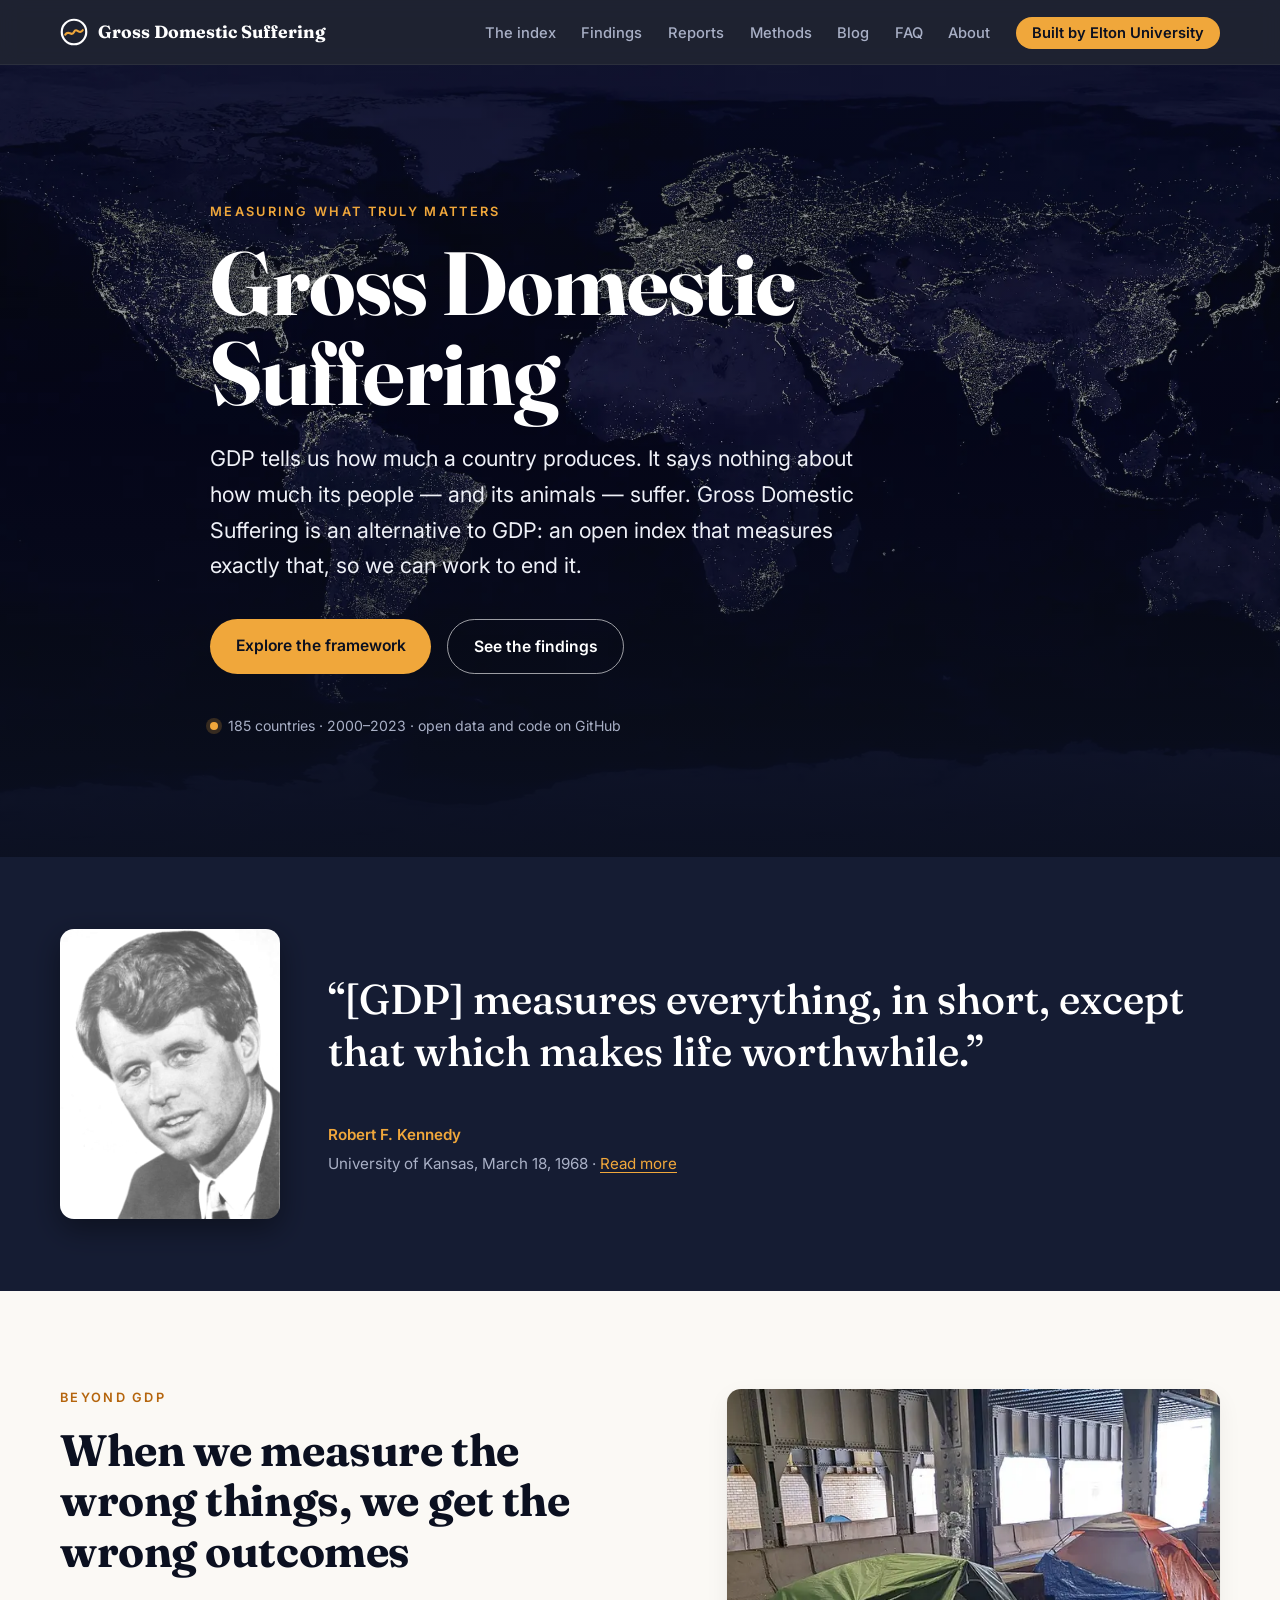
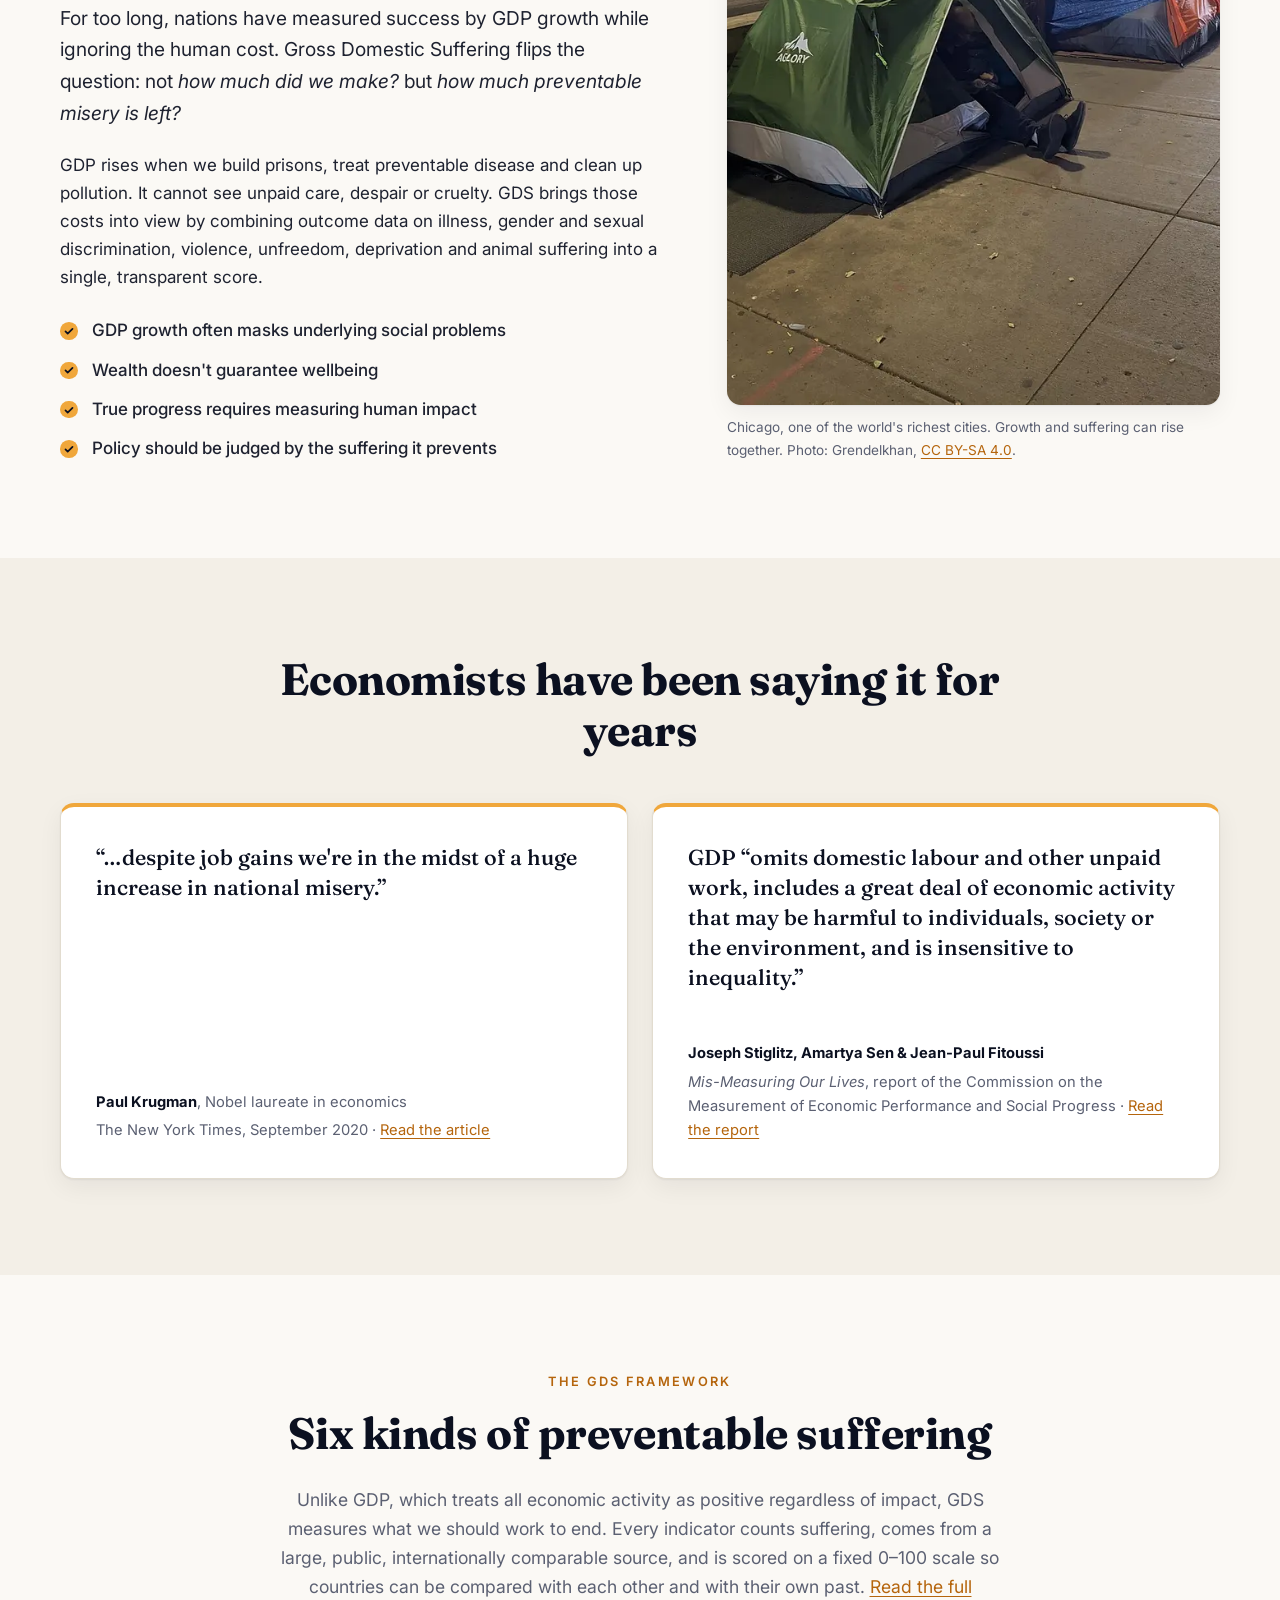
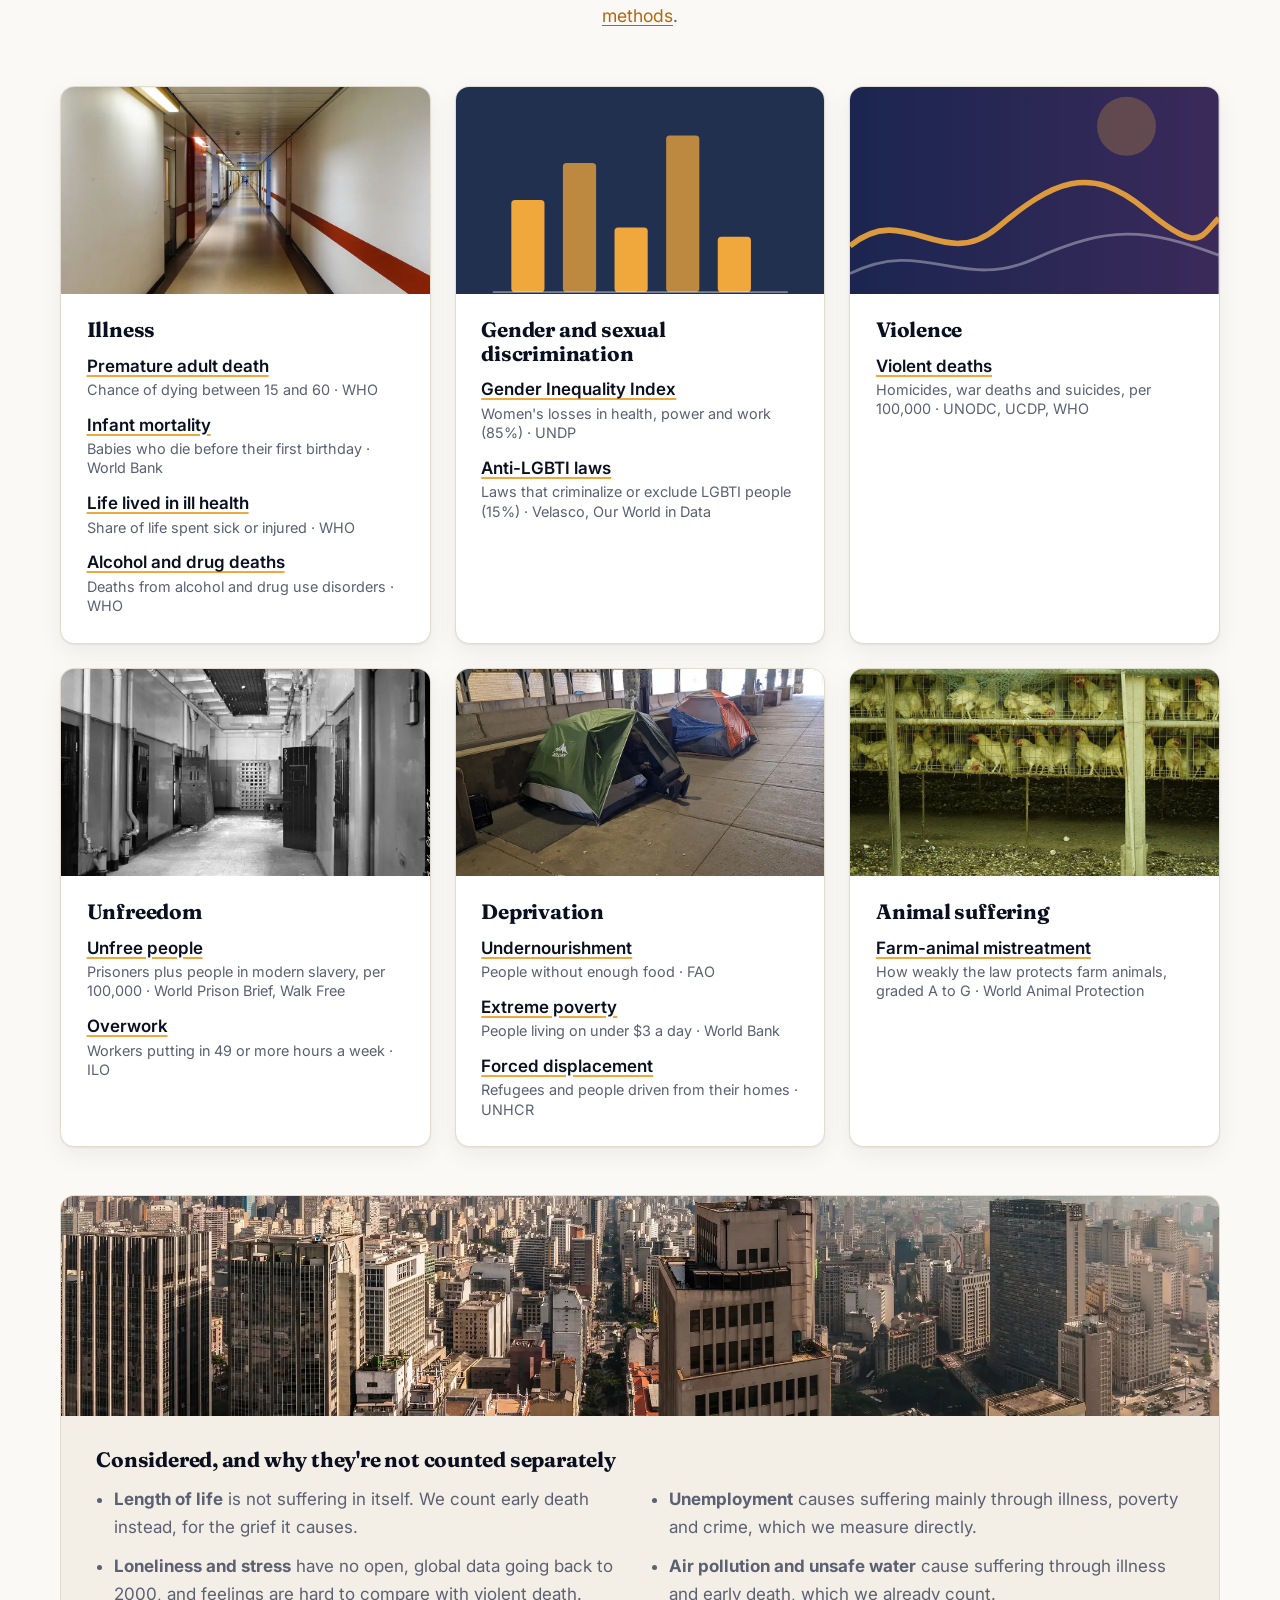
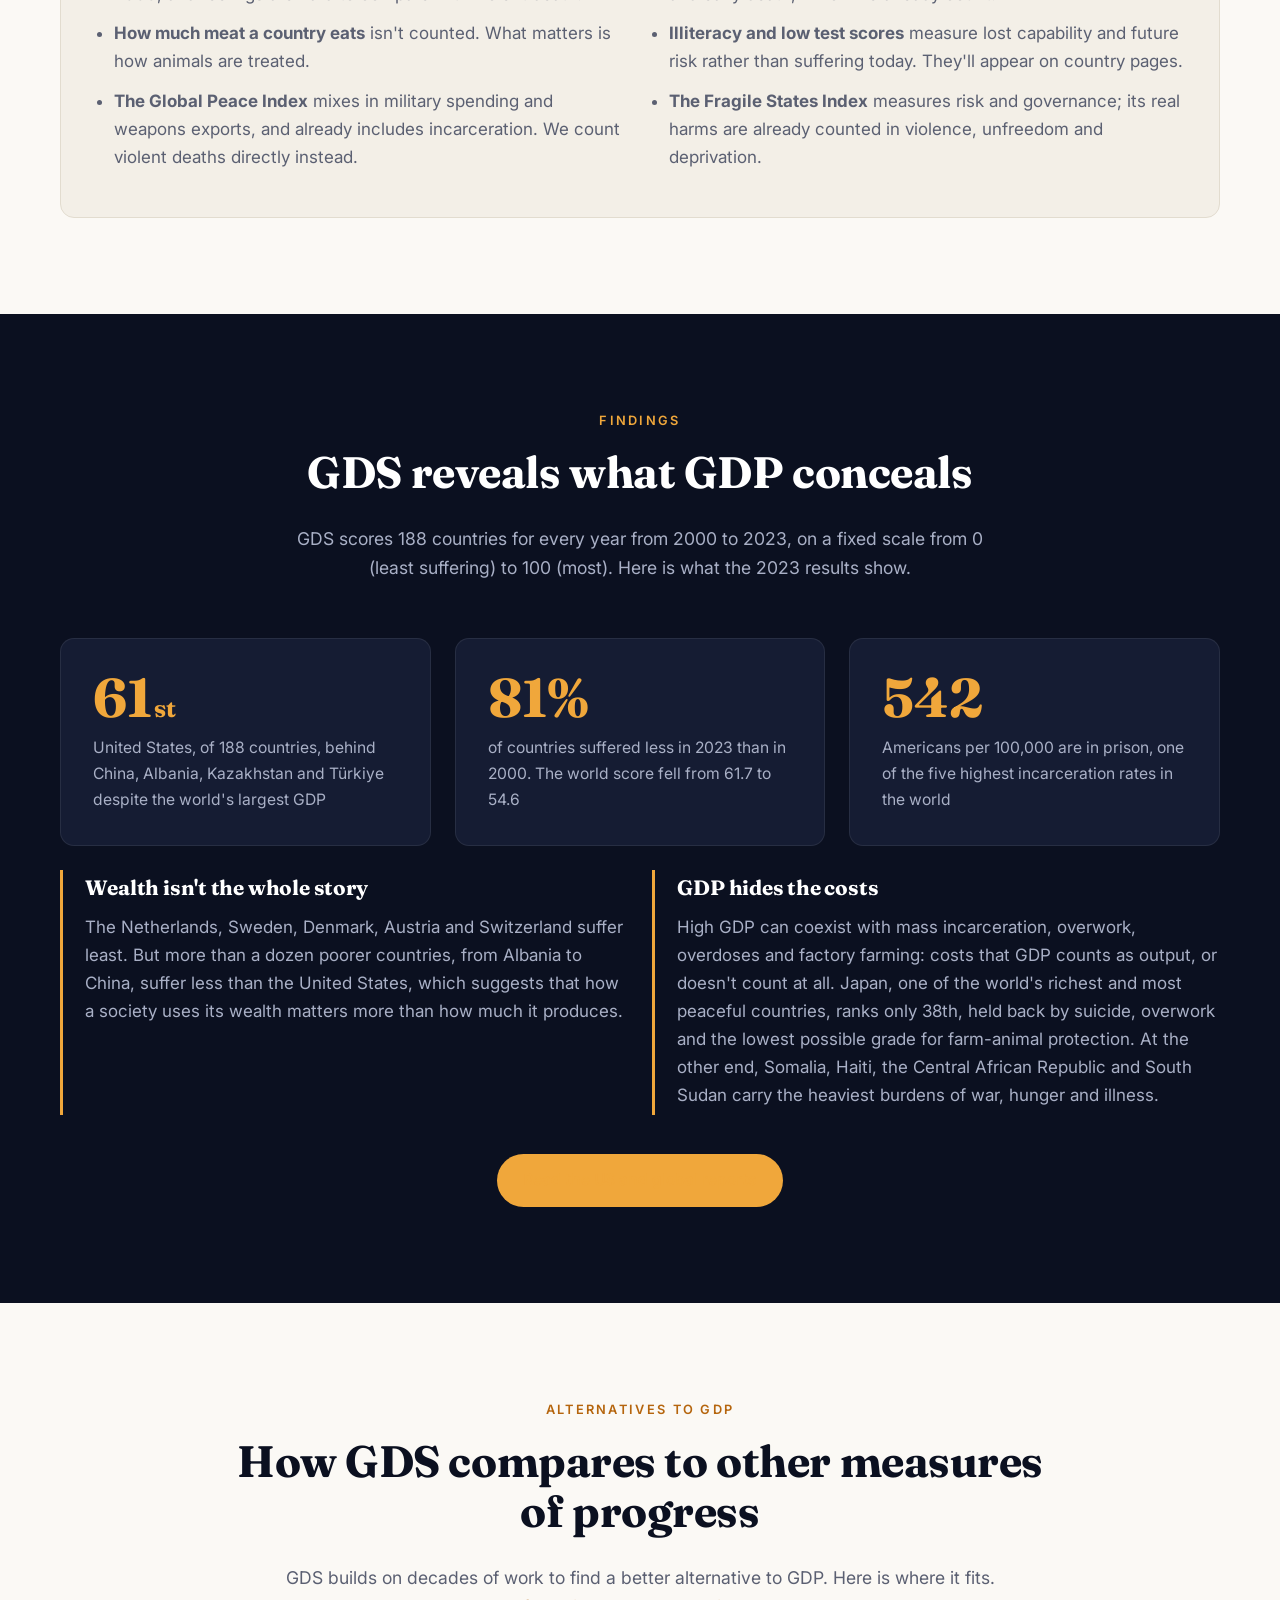
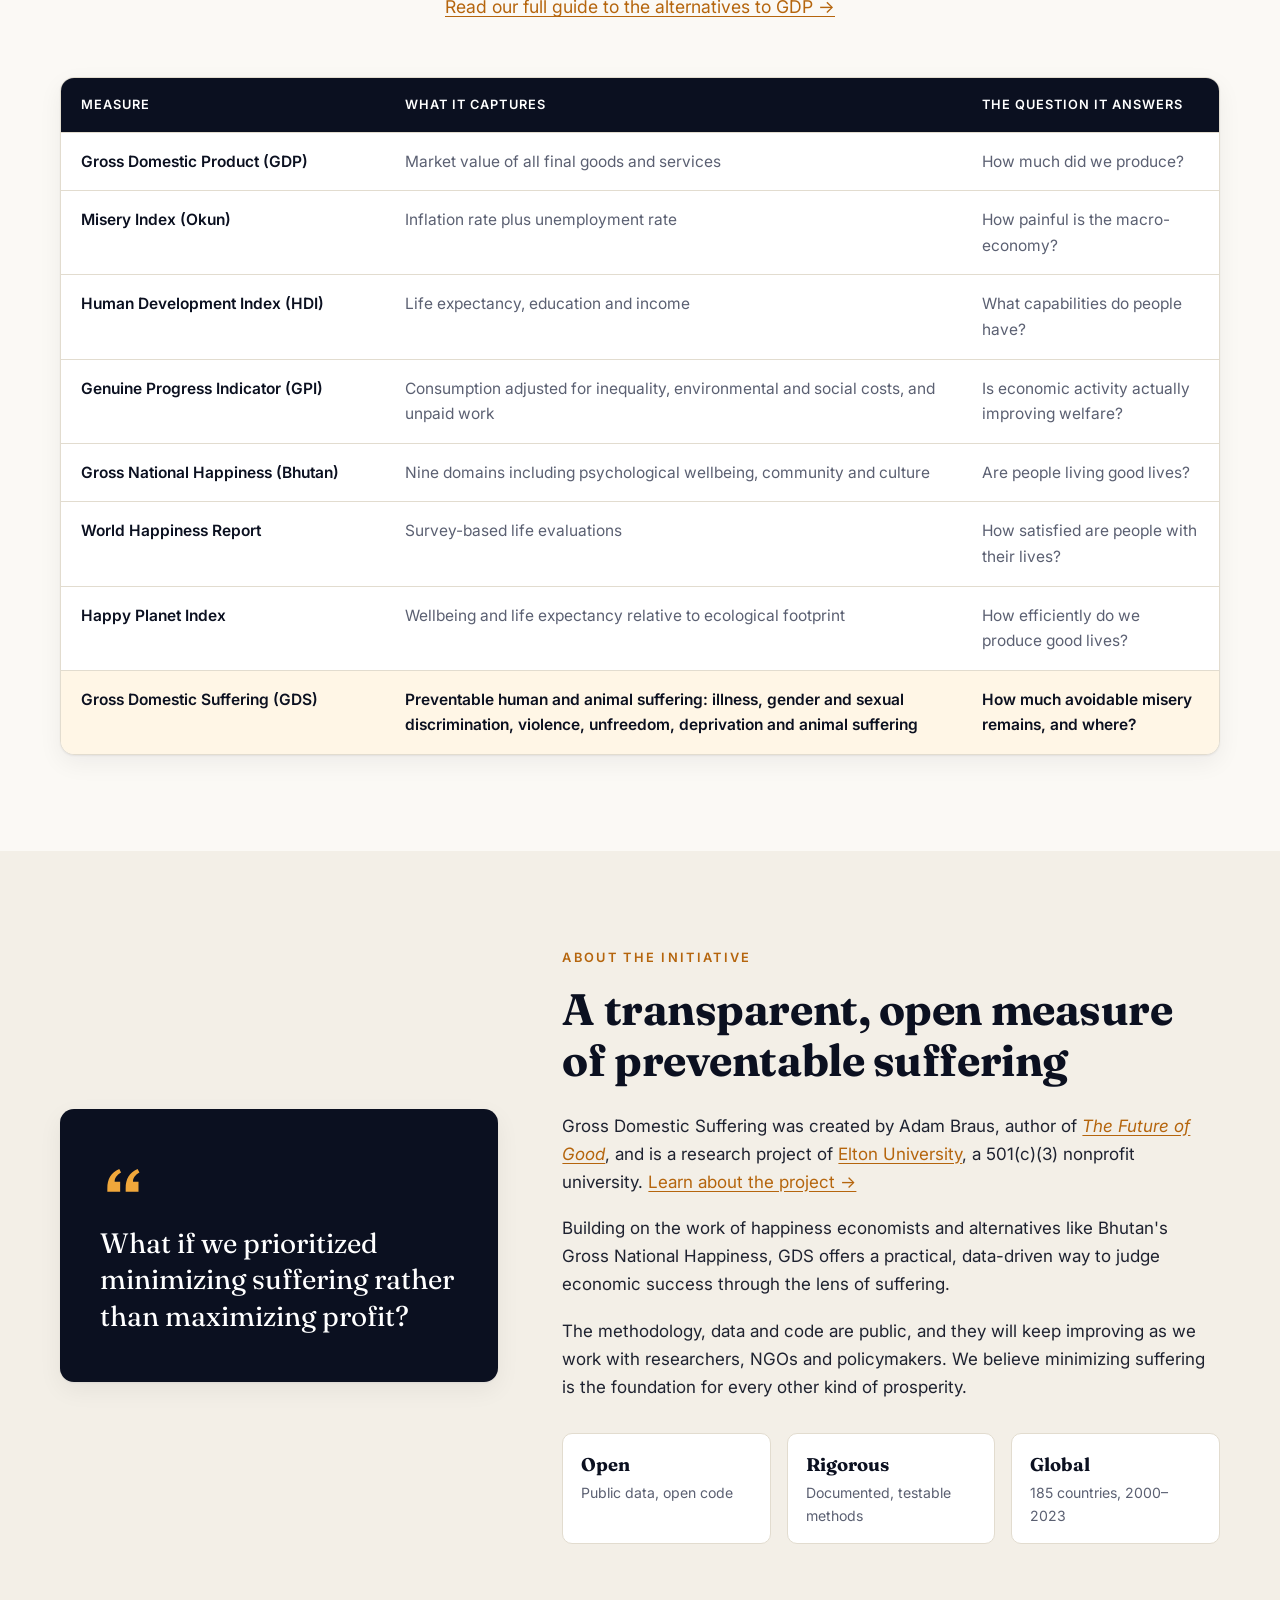
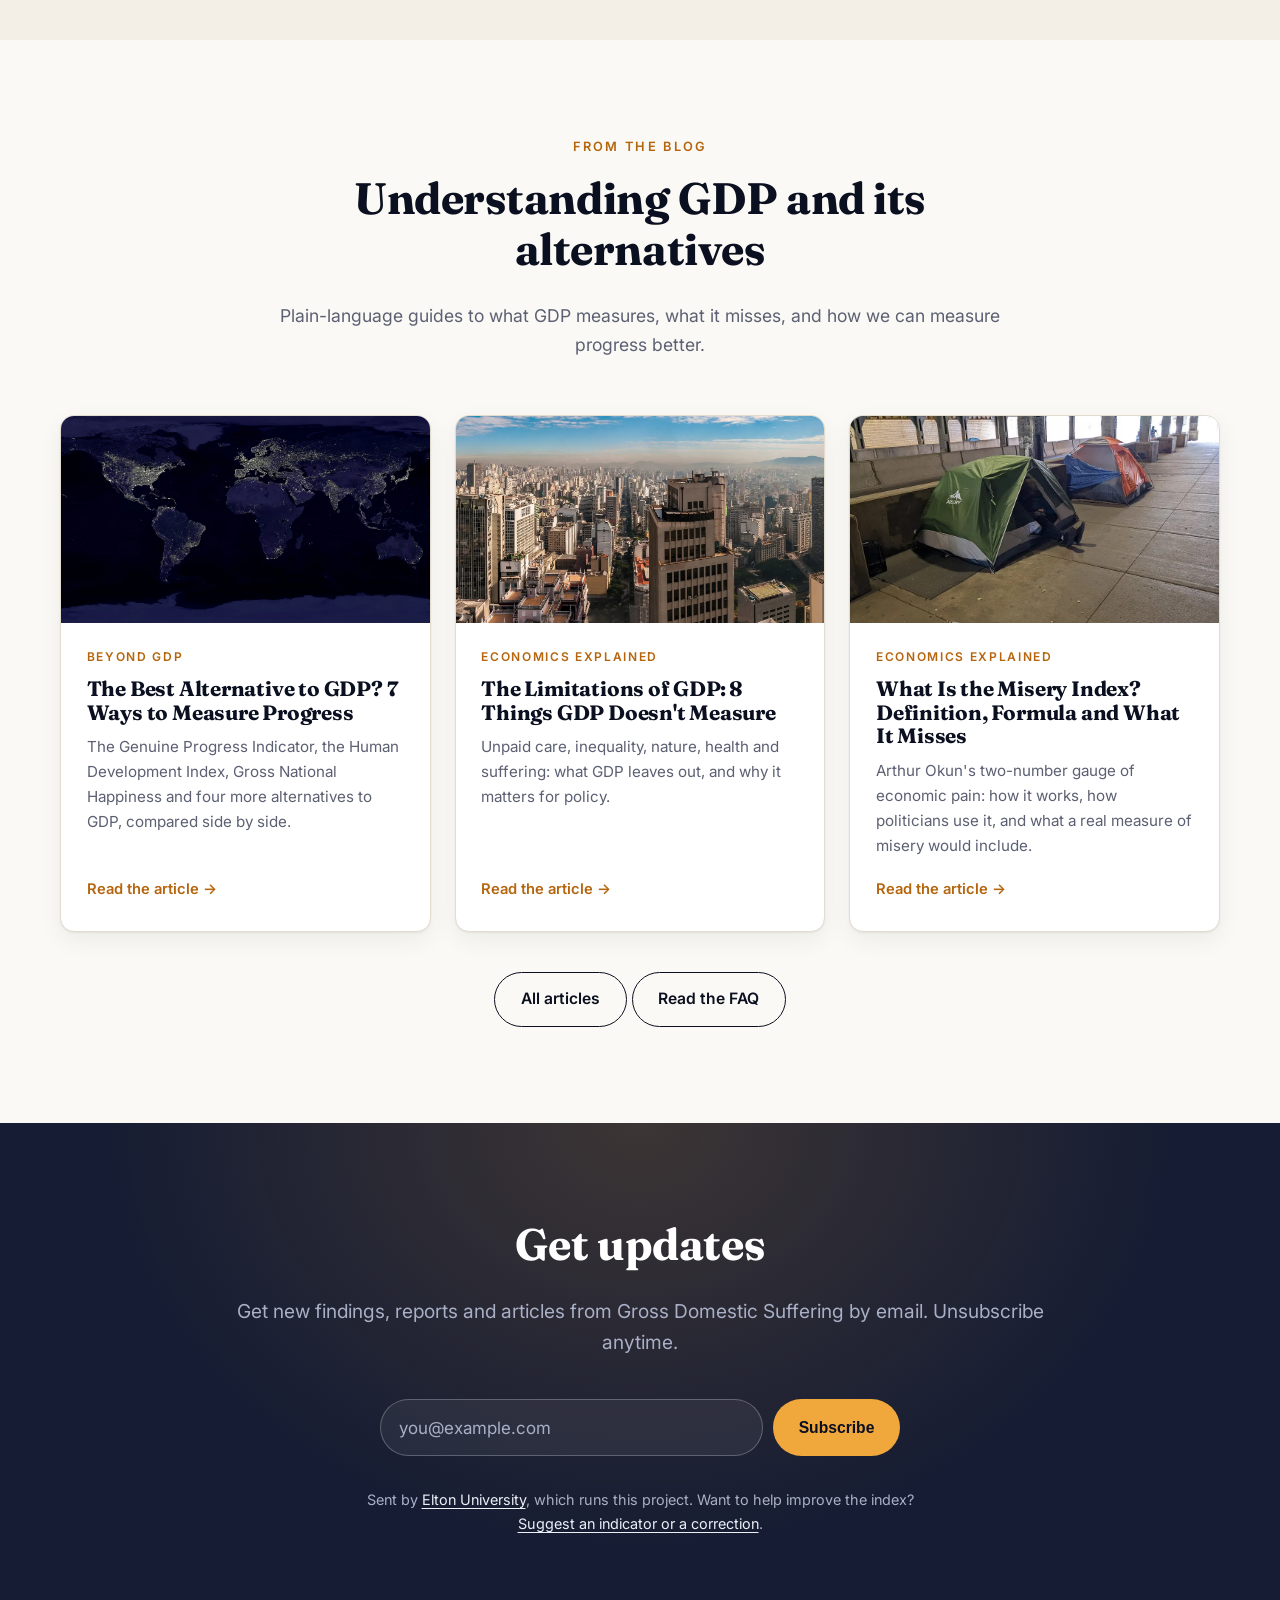
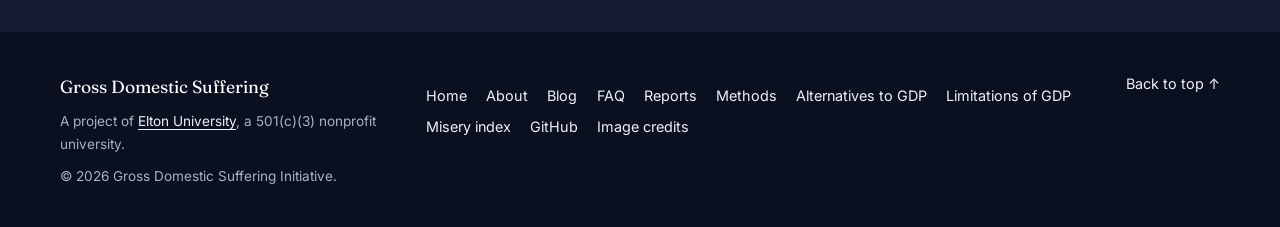
<file: index.html>
<!DOCTYPE html>
<html lang="en">
<head>
    <meta charset="UTF-8">
    <meta name="viewport" content="width=device-width, initial-scale=1">
    <title>Gross Domestic Suffering (GDS): An Alternative to GDP</title>
    <meta name="description" content="Gross Domestic Suffering is an alternative to GDP: an open index from Elton University that ranks countries by preventable human and animal suffering.">
    <link rel="canonical" href="https://grossdomesticsuffering.org/">
    <meta name="robots" content="index, follow, max-image-preview:large">
    <meta name="theme-color" content="#0b1020">
    <meta name="author" content="Gross Domestic Suffering Initiative">

    <!-- Open Graph / social -->
    <meta property="og:type" content="website">
    <meta property="og:site_name" content="Gross Domestic Suffering">
    <meta property="og:title" content="Gross Domestic Suffering: an alternative to GDP that measures suffering">
    <meta property="og:description" content="An open index that ranks countries by preventable human and animal suffering. Beyond GDP, beyond happiness: a measure of what we should work to end.">
    <meta property="og:url" content="https://grossdomesticsuffering.org/">
    <meta property="og:image" content="https://grossdomesticsuffering.org/images/og-image.jpg">
    <meta property="og:image:width" content="1200">
    <meta property="og:image:height" content="630">
    <meta property="og:image:alt" content="Gross Domestic Suffering — Earth at night">
    <meta name="twitter:card" content="summary_large_image">
    <meta name="twitter:title" content="Gross Domestic Suffering: an alternative to GDP that measures suffering">
    <meta name="twitter:description" content="An open index that ranks countries by preventable human and animal suffering.">
    <meta name="twitter:image" content="https://grossdomesticsuffering.org/images/og-image.jpg">

    <link rel="icon" href="/favicon.svg" type="image/svg+xml">
    <link rel="preload" as="image" href="/images/hero-earth-night.webp" fetchpriority="high">
    <link rel="preconnect" href="https://fonts.googleapis.com">
    <link rel="preconnect" href="https://fonts.gstatic.com" crossorigin>
    <link href="https://fonts.googleapis.com/css2?family=Fraunces:opsz,wght@9..144,500;9..144,700&family=Inter:wght@400;500;600;700&display=swap" rel="stylesheet">
    <link href="/styles.css" rel="stylesheet">

    <script type="application/ld+json">
    {
      "@context": "https://schema.org",
      "@graph": [
        {
          "@type": "Organization",
          "@id": "https://grossdomesticsuffering.org/#org",
          "name": "Gross Domestic Suffering Initiative",
          "alternateName": "GDS",
          "url": "https://grossdomesticsuffering.org/",
          "logo": "https://grossdomesticsuffering.org/favicon.svg",
          "parentOrganization": {
            "@type": "CollegeOrUniversity",
            "@id": "https://elton.university/#org",
            "name": "Elton University",
            "url": "https://elton.university",
            "nonprofitStatus": "Nonprofit501c3"
          },
          "sameAs": [
            "https://github.com/ajbraus/gds"
          ]
        },
        {
          "@type": "WebSite",
          "@id": "https://grossdomesticsuffering.org/#website",
          "url": "https://grossdomesticsuffering.org/",
          "name": "Gross Domestic Suffering",
          "publisher": {
            "@id": "https://grossdomesticsuffering.org/#org"
          },
          "inLanguage": "en"
        },
        {
          "@type": "WebPage",
          "@id": "https://grossdomesticsuffering.org/#page",
          "url": "https://grossdomesticsuffering.org/",
          "name": "Gross Domestic Suffering (GDS): An Alternative to GDP",
          "isPartOf": {
            "@id": "https://grossdomesticsuffering.org/#website"
          },
          "about": {
            "@id": "https://grossdomesticsuffering.org/#org"
          },
          "primaryImageOfPage": "https://grossdomesticsuffering.org/images/hero-earth-night.webp"
        }
      ]
    }
    </script>
</head>
<body>
    <a class="skip-link" href="#main">Skip to content</a>

    <header class="site-header" id="top">
        <nav class="nav container" aria-label="Main">
            <a class="brand" href="/" aria-label="Gross Domestic Suffering home">
                <svg class="brand-mark" viewBox="0 0 32 32" aria-hidden="true"><circle cx="16" cy="16" r="14" fill="none" stroke="currentColor" stroke-width="2.5"/><path d="M6 19c4-6 7 3 10-3s6 4 10-2" fill="none" stroke="#f0a73b" stroke-width="2.5" stroke-linecap="round"/></svg>
                <span>Gross Domestic Suffering</span>
            </a>
            <button class="nav-toggle" aria-expanded="false" aria-controls="nav-links" aria-label="Open menu">
                <span></span><span></span><span></span>
            </button>
            <ul class="nav-links" id="nav-links">
                <li><a href="/#framework">The index</a></li>
                <li><a href="/#prototype">Findings</a></li>
                <li><a href="/reports/">Reports</a></li>
                <li><a href="/methods/">Methods</a></li>
                <li><a href="/blog/">Blog</a></li>
                <li><a href="/faq/">FAQ</a></li>
                <li><a href="/about/">About</a></li>
                <li><a class="nav-cta" href="https://elton.university" target="_blank" rel="noopener">Built by Elton University</a></li>
            </ul>
        </nav>
    </header>

    <main id="main">
        <!-- Hero -->
        <section class="hero" aria-labelledby="hero-title">
            <div class="hero-bg" role="img" aria-label="Satellite composite of the Earth's city lights at night"></div>
            <div class="container hero-inner">
                <p class="eyebrow">Measuring what truly matters</p>
                <h1 id="hero-title">Gross Domestic Suffering</h1>
                <p class="hero-lead">GDP tells us how much a country produces. It says nothing about how much its people — and its animals — suffer. Gross Domestic Suffering is an alternative to GDP: an open index that measures exactly that, so we can work to end it.</p>
                <div class="hero-actions">
                    <a href="#framework" class="btn btn-primary">Explore the framework</a>
                    <a href="#prototype" class="btn btn-ghost">See the findings</a>
                </div>
                <p class="hero-status"><span class="dot" aria-hidden="true"></span> 185 countries · 2000–2023 · open data and code on GitHub</p>
            </div>
        </section>

        <!-- Featured quote -->
        <section class="feature-quote" aria-label="Robert F. Kennedy on GDP">
            <div class="container feature-quote-inner">
                <figure class="rfk">
                    <img src="/images/rfk-1968.webp" alt="Portrait of Robert F. Kennedy, 1968" width="462" height="610" loading="lazy">
                </figure>
                <blockquote>
                    <p>“[GDP] measures everything, in short, except that which makes life worthwhile.”</p>
                    <footer>
                        <cite>Robert F. Kennedy</cite>
                        <span>University of Kansas, March 18, 1968 · <a href="https://www.scientificamerican.com/article/gdp-is-the-wrong-tool-for-measuring-what-matters/" target="_blank" rel="noopener">Read more</a></span>
                    </footer>
                </blockquote>
            </div>
        </section>

        <!-- Why -->
        <section class="section" id="why" aria-labelledby="why-title">
            <div class="container split">
                <div>
                    <p class="eyebrow eyebrow-dark">Beyond GDP</p>
                    <h2 id="why-title">When we measure the wrong things, we get the wrong outcomes</h2>
                    <p class="lead">For too long, nations have measured success by GDP growth while ignoring the human cost. Gross Domestic Suffering flips the question: not <em>how much did we make?</em> but <em>how much preventable misery is left?</em></p>
                    <p>GDP rises when we build prisons, treat preventable disease and clean up pollution. It cannot see unpaid care, despair or cruelty. GDS brings those costs into view by combining outcome data on illness, gender and sexual discrimination, violence, unfreedom, deprivation and animal suffering into a single, transparent score.</p>
                    <ul class="checks">
                        <li>GDP growth often masks underlying social problems</li>
                        <li>Wealth doesn't guarantee wellbeing</li>
                        <li>True progress requires measuring human impact</li>
                        <li>Policy should be judged by the suffering it prevents</li>
                    </ul>
                </div>
                <figure class="photo photo-tall">
                    <img src="/images/social-encampment.webp" alt="Tents of an encampment of unhoused people beneath a bridge in Chicago" width="1000" height="750" loading="lazy">
                    <figcaption>Chicago, one of the world's richest cities. Growth and suffering can rise together. Photo: Grendelkhan, <a href="https://commons.wikimedia.org/wiki/File:Homeless_encampment_under_bridge_in_Chicago.jpg" target="_blank" rel="noopener">CC BY-SA 4.0</a>.</figcaption>
                </figure>
            </div>
        </section>

        <!-- Quotes -->
        <section class="section section-tint" aria-labelledby="voices-title">
            <div class="container">
                <h2 id="voices-title" class="section-title">Economists have been saying it for years</h2>
                <div class="quote-grid">
                    <figure class="quote-card">
                        <blockquote><p>“…despite job gains we're in the midst of a huge increase in national misery.”</p></blockquote>
                        <figcaption>
                            <span><strong>Paul Krugman</strong>, Nobel laureate in economics</span>
                            <span>The New York Times, September 2020 · <a href="https://www.nytimes.com/2020/09/07/opinion/trump-economy-jobs.html" target="_blank" rel="noopener">Read the article</a></span>
                        </figcaption>
                    </figure>
                    <figure class="quote-card">
                        <blockquote><p>GDP “omits domestic labour and other unpaid work, includes a great deal of economic activity that may be harmful to individuals, society or the environment, and is insensitive to inequality.”</p></blockquote>
                        <figcaption>
                            <strong>Joseph Stiglitz, Amartya Sen &amp; Jean-Paul Fitoussi</strong>
                            <span><cite>Mis-Measuring Our Lives</cite>, report of the Commission on the Measurement of Economic Performance and Social Progress · <a href="https://www.researchgate.net/publication/44841274_Mis-Measuring_Our_Lives_Why_GDP_Doesn't_Add_Up_The_Report_of_the_Commission_on_the_Measurement_of_Economic_Performance_and_Social_Progress" target="_blank" rel="noopener">Read the report</a></span>
                        </figcaption>
                    </figure>
                </div>
            </div>
        </section>

        <!-- Framework -->
        <section class="section" id="framework" aria-labelledby="framework-title">
            <div class="container">
                <p class="eyebrow eyebrow-dark center">The GDS framework</p>
                <h2 id="framework-title" class="section-title">Six kinds of preventable suffering</h2>
                <p class="section-lead">Unlike GDP, which treats all economic activity as positive regardless of impact, GDS measures what we should work to end. Every indicator counts suffering, comes from a large, public, internationally comparable source, and is scored on a fixed 0–100 scale so countries can be compared with each other and with their own past. <a href="/methods/">Read the full methods</a>.</p>

                <div class="domains">
                    <article class="domain">
                        <img class="domain-img" src="/images/health-hospital.webp" alt="A long, empty hospital corridor" width="1000" height="750" loading="lazy">
                        <div class="domain-body">
                            <h3>Illness</h3>
                            <ul class="indicators">
                                <li><a href="https://www.who.int/data/gho/data/indicators/indicator-details/GHO/adult-mortality-rate-(probability-of-dying-between-15-and-60-years-per-1000-population)" target="_blank" rel="noopener">Premature adult death</a><span>Chance of dying between 15 and 60 · WHO</span></li>
                                <li><a href="https://data.worldbank.org/indicator/SP.DYN.IMRT.IN" target="_blank" rel="noopener">Infant mortality</a><span>Babies who die before their first birthday · World Bank</span></li>
                                <li><a href="https://www.who.int/data/gho/data/themes/mortality-and-global-health-estimates/ghe-life-expectancy-and-healthy-life-expectancy" target="_blank" rel="noopener">Life lived in ill health</a><span>Share of life spent sick or injured · WHO</span></li>
                                <li><a href="https://ourworldindata.org/grapher/death-rates-substance-disorders-who" target="_blank" rel="noopener">Alcohol and drug deaths</a><span>Deaths from alcohol and drug use disorders · WHO</span></li>
                            </ul>
                        </div>
                    </article>
                    <article class="domain">
                        <div class="domain-img domain-art" aria-hidden="true">
                            <svg viewBox="0 0 200 150" preserveAspectRatio="xMidYMid slice"><rect width="200" height="150" fill="#22304f"/><g fill="#f0a73b"><rect x="30" y="80" width="18" height="50" rx="2"/><rect x="58" y="60" width="18" height="70" rx="2" opacity=".75"/><rect x="86" y="95" width="18" height="35" rx="2"/><rect x="114" y="45" width="18" height="85" rx="2" opacity=".75"/><rect x="142" y="100" width="18" height="30" rx="2"/></g><line x1="20" y1="130" x2="180" y2="130" stroke="#fff" stroke-opacity=".4"/></svg>
                        </div>
                        <div class="domain-body">
                            <h3>Gender and sexual discrimination</h3>
                            <ul class="indicators">
                                <li><a href="https://hdr.undp.org/data-center/thematic-composite-indices/gender-inequality-index#/indicies/GII" target="_blank" rel="noopener">Gender Inequality Index</a><span>Women's losses in health, power and work (85%) · UNDP</span></li>
                                <li><a href="https://ourworldindata.org/grapher/lgbt-rights-index" target="_blank" rel="noopener">Anti-LGBTI laws</a><span>Laws that criminalize or exclude LGBTI people (15%) · Velasco, Our World in Data</span></li>
                            </ul>
                        </div>
                    </article>
                    <article class="domain">
                        <div class="domain-img domain-art" aria-hidden="true">
                            <svg viewBox="0 0 200 150" preserveAspectRatio="xMidYMid slice"><defs><linearGradient id="g1" x1="0" x2="1"><stop offset="0" stop-color="#1b2550"/><stop offset="1" stop-color="#3a2a5a"/></linearGradient></defs><rect width="200" height="150" fill="url(#g1)"/><path d="M0 105 C30 80 50 120 80 95 S130 60 160 85 S190 100 200 90" fill="none" stroke="#f0a73b" stroke-width="3" opacity=".9"/><path d="M0 120 C40 100 60 130 100 112 S160 95 200 110" fill="none" stroke="#fff" stroke-width="1.5" opacity=".35"/><circle cx="150" cy="40" r="16" fill="#f0a73b" opacity=".25"/></svg>
                        </div>
                        <div class="domain-body">
                            <h3>Violence</h3>
                            <ul class="indicators">
                                <li><a href="https://ucdp.uu.se/" target="_blank" rel="noopener">Violent deaths</a><span>Homicides, war deaths and suicides, per 100,000 · UNODC, UCDP, WHO</span></li>
                            </ul>
                        </div>
                    </article>
                    <article class="domain">
                        <img class="domain-img" src="/images/justice-prison.webp" alt="Cell block corridor in Philadelphia's historic Moyamensing Prison" width="1000" height="714" loading="lazy">
                        <div class="domain-body">
                            <h3>Unfreedom</h3>
                            <ul class="indicators">
                                <li><a href="https://www.walkfree.org/global-slavery-index/" target="_blank" rel="noopener">Unfree people</a><span>Prisoners plus people in modern slavery, per 100,000 · World Prison Brief, Walk Free</span></li>
                                <li><a href="https://ilostat.ilo.org/topics/working-time/" target="_blank" rel="noopener">Overwork</a><span>Workers putting in 49 or more hours a week · ILO</span></li>
                            </ul>
                        </div>
                    </article>
                    <article class="domain">
                        <img class="domain-img" src="/images/social-encampment.webp" alt="Tents of an encampment of unhoused people beneath a bridge in Chicago" width="1000" height="750" loading="lazy">
                        <div class="domain-body">
                            <h3>Deprivation</h3>
                            <ul class="indicators">
                                <li><a href="https://data.worldbank.org/indicator/SN.ITK.DEFC.ZS" target="_blank" rel="noopener">Undernourishment</a><span>People without enough food · FAO</span></li>
                                <li><a href="https://data.worldbank.org/indicator/SI.POV.DDAY" target="_blank" rel="noopener">Extreme poverty</a><span>People living on under $3 a day · World Bank</span></li>
                                <li><a href="https://www.unhcr.org/refugee-statistics/" target="_blank" rel="noopener">Forced displacement</a><span>Refugees and people driven from their homes · UNHCR</span></li>
                            </ul>
                        </div>
                    </article>
                    <article class="domain">
                        <img class="domain-img" src="/images/animals-cages.webp" alt="Egg-laying hens crammed into wire battery cages" width="1000" height="666" loading="lazy">
                        <div class="domain-body">
                            <h3>Animal suffering</h3>
                            <ul class="indicators">
                                <li><a href="https://api.worldanimalprotection.org/" target="_blank" rel="noopener">Farm-animal mistreatment</a><span>How weakly the law protects farm animals, graded A to G · World Animal Protection</span></li>
                            </ul>
                        </div>
                    </article>
                </div>

                <div class="consider">
                    <img class="consider-img" src="/images/environment-smog.webp" alt="Panorama of São Paulo under a layer of air pollution" width="2000" height="731" loading="lazy">
                    <div class="consider-body">
                        <h3>Considered, and why they're not counted separately</h3>
                        <ul class="consider-list">
                            <li><strong>Length of life</strong> is not suffering in itself. We count early death instead, for the grief it causes.</li>
                            <li><strong>Loneliness and stress</strong> have no open, global data going back to 2000, and feelings are hard to compare with violent death.</li>
                            <li><strong>How much meat a country eats</strong> isn't counted. What matters is how animals are treated.</li>
                            <li><strong>The Global Peace Index</strong> mixes in military spending and weapons exports, and already includes incarceration. We count violent deaths directly instead.</li>
                            <li><strong>Unemployment</strong> causes suffering mainly through illness, poverty and crime, which we measure directly.</li>
                            <li><strong>Air pollution and unsafe water</strong> cause suffering through illness and early death, which we already count.</li>
                            <li><strong>Illiteracy and low test scores</strong> measure lost capability and future risk rather than suffering today. They'll appear on country pages.</li>
                            <li><strong>The Fragile States Index</strong> measures risk and governance; its real harms are already counted in violence, unfreedom and deprivation.</li>
                        </ul>
                    </div>
                </div>
            </div>
        </section>

        <!-- Findings -->
        <section class="section section-dark" id="prototype" aria-labelledby="prototype-title">
            <div class="container">
                <p class="eyebrow center">Findings</p>
                <h2 id="prototype-title" class="section-title">GDS reveals what GDP conceals</h2>
                <p class="section-lead">GDS scores 188 countries for every year from 2000 to 2023, on a fixed scale from 0 (least suffering) to 100 (most). Here is what the 2023 results show.</p>
                <div class="stats">
                    <div class="stat">
                        <span class="stat-num">61<small>st</small></span>
                        <span class="stat-label">United States, of 188 countries, behind China, Albania, Kazakhstan and Türkiye despite the world's largest GDP</span>
                    </div>
                    <div class="stat">
                        <span class="stat-num">81%</span>
                        <span class="stat-label">of countries suffered less in 2023 than in 2000. The world score fell from 61.7 to 54.6</span>
                    </div>
                    <div class="stat">
                        <span class="stat-num">542</span>
                        <span class="stat-label">Americans per 100,000 are in prison, one of the five highest incarceration rates in the world</span>
                    </div>
                </div>
                <div class="insights">
                    <div class="insight">
                        <h3>Wealth isn't the whole story</h3>
                        <p>The Netherlands, Sweden, Denmark, Austria and Switzerland suffer least. But more than a dozen poorer countries, from Albania to China, suffer less than the United States, which suggests that how a society uses its wealth matters more than how much it produces.</p>
                    </div>
                    <div class="insight">
                        <h3>GDP hides the costs</h3>
                        <p>High GDP can coexist with mass incarceration, overwork, overdoses and factory farming: costs that GDP counts as output, or doesn't count at all. Japan, one of the world's richest and most peaceful countries, ranks only 38th, held back by suicide, overwork and the lowest possible grade for farm-animal protection. At the other end, Somalia, Haiti, the Central African Republic and South Sudan carry the heaviest burdens of war, hunger and illness.</p>
                    </div>
                </div>
                <p class="center report-cta"><a class="btn btn-primary" href="/reports/">Read the US and global reports</a></p>
            </div>
        </section>

        <!-- Compare -->
        <section class="section" id="compare" aria-labelledby="compare-title">
            <div class="container">
                <p class="eyebrow eyebrow-dark center">Alternatives to GDP</p>
                <h2 id="compare-title" class="section-title">How GDS compares to other measures of progress</h2>
                <p class="section-lead">GDS builds on decades of work to find a better alternative to GDP. Here is where it fits. <a href="/blog/alternative-to-gdp/">Read our full guide to the alternatives to GDP →</a></p>
                <div class="table-wrap">
                    <table class="compare">
                        <thead>
                            <tr><th scope="col">Measure</th><th scope="col">What it captures</th><th scope="col">The question it answers</th></tr>
                        </thead>
                        <tbody>
                            <tr><th scope="row">Gross Domestic Product (GDP)</th><td>Market value of all final goods and services</td><td>How much did we produce?</td></tr>
                            <tr><th scope="row">Misery Index (Okun)</th><td>Inflation rate plus unemployment rate</td><td>How painful is the macro-economy?</td></tr>
                            <tr><th scope="row">Human Development Index (HDI)</th><td>Life expectancy, education and income</td><td>What capabilities do people have?</td></tr>
                            <tr><th scope="row">Genuine Progress Indicator (GPI)</th><td>Consumption adjusted for inequality, environmental and social costs, and unpaid work</td><td>Is economic activity actually improving welfare?</td></tr>
                            <tr><th scope="row">Gross National Happiness (Bhutan)</th><td>Nine domains including psychological wellbeing, community and culture</td><td>Are people living good lives?</td></tr>
                            <tr><th scope="row">World Happiness Report</th><td>Survey-based life evaluations</td><td>How satisfied are people with their lives?</td></tr>
                            <tr><th scope="row">Happy Planet Index</th><td>Wellbeing and life expectancy relative to ecological footprint</td><td>How efficiently do we produce good lives?</td></tr>
                            <tr class="highlight"><th scope="row">Gross Domestic Suffering (GDS)</th><td>Preventable human and animal suffering: illness, gender and sexual discrimination, violence, unfreedom, deprivation and animal suffering</td><td>How much avoidable misery remains, and where?</td></tr>
                        </tbody>
                    </table>
                </div>
            </div>
        </section>

        <!-- About -->
        <section class="section section-tint" id="about" aria-labelledby="about-title">
            <div class="container split split-reverse">
                <div class="pull">
                    <svg class="pull-mark" viewBox="0 0 48 48" aria-hidden="true"><path d="M8 34c0-10 4-17 13-21l2 4c-5 3-7 6-7 10h6v11H8v-4zm20 0c0-10 4-17 13-21l2 4c-5 3-7 6-7 10h6v11H28v-4z" fill="currentColor"/></svg>
                    <p>What if we prioritized minimizing suffering rather than maximizing profit?</p>
                </div>
                <div>
                    <p class="eyebrow eyebrow-dark">About the initiative</p>
                    <h2 id="about-title">A transparent, open measure of preventable suffering</h2>
                    <p>Gross Domestic Suffering was created by Adam Braus, author of <a href="https://www.amazon.com/dp/B0B7KF4VPS" target="_blank" rel="noopener"><em>The Future of Good</em></a>, and is a research project of <a href="https://elton.university" target="_blank" rel="noopener">Elton University</a>, a 501(c)(3) nonprofit university. <a href="/about/">Learn about the project →</a></p>
                    <p>Building on the work of happiness economists and alternatives like Bhutan's Gross National Happiness, GDS offers a practical, data-driven way to judge economic success through the lens of suffering.</p>
                    <p>The methodology, data and code are public, and they will keep improving as we work with researchers, NGOs and policymakers. We believe minimizing suffering is the foundation for every other kind of prosperity.</p>
                    <div class="pillars">
                        <div><strong>Open</strong><span>Public data, open code</span></div>
                        <div><strong>Rigorous</strong><span>Documented, testable methods</span></div>
                        <div><strong>Global</strong><span>185 countries, 2000–2023</span></div>
                    </div>
                </div>
            </div>
        </section>

        <!-- From the blog -->
        <section class="section" id="blog" aria-labelledby="blog-title">
            <div class="container">
                <p class="eyebrow eyebrow-dark center">From the blog</p>
                <h2 id="blog-title" class="section-title">Understanding GDP and its alternatives</h2>
                <p class="section-lead">Plain-language guides to what GDP measures, what it misses, and how we can measure progress better.</p>
                <div class="post-grid">
                <!-- blog-cards:start -->
                <a class="post-card" href="/blog/alternative-to-gdp/">
                    <img src="/images/hero-earth-night.webp" alt="Satellite composite of the Earth's city lights at night" width="2400" height="1200" loading="lazy">
                    <div class="post-card-body">
                        <span class="tag">Beyond GDP</span>
                        <h3>The Best Alternative to GDP? 7 Ways to Measure Progress</h3>
                        <p>The Genuine Progress Indicator, the Human Development Index, Gross National Happiness and four more alternatives to GDP, compared side by side.</p>
                        <span class="read">Read the article →</span>
                    </div>
                </a>
                <a class="post-card" href="/blog/limitations-of-gdp/">
                    <img src="/images/environment-smog.webp" alt="Panorama of São Paulo beneath a layer of air pollution" width="2000" height="731" loading="lazy">
                    <div class="post-card-body">
                        <span class="tag">Economics explained</span>
                        <h3>The Limitations of GDP: 8 Things GDP Doesn't Measure</h3>
                        <p>Unpaid care, inequality, nature, health and suffering: what GDP leaves out, and why it matters for policy.</p>
                        <span class="read">Read the article →</span>
                    </div>
                </a>
                <a class="post-card" href="/blog/misery-index/">
                    <img src="/images/social-encampment.webp" alt="Tents of an encampment of unhoused people beneath a bridge in Chicago" width="1000" height="750" loading="lazy">
                    <div class="post-card-body">
                        <span class="tag">Economics explained</span>
                        <h3>What Is the Misery Index? Definition, Formula and What It Misses</h3>
                        <p>Arthur Okun's two-number gauge of economic pain: how it works, how politicians use it, and what a real measure of misery would include.</p>
                        <span class="read">Read the article →</span>
                    </div>
                </a>
                <!-- blog-cards:end -->
                </div>
                <div class="section-more">
                    <a class="btn btn-outline" href="/blog/">All articles</a>
                    <a class="btn btn-outline" href="/faq/">Read the FAQ</a>
                </div>
            </div>
        </section>

        <!-- CTA -->
        <section class="cta" id="join" aria-labelledby="join-title">
            <div class="container narrow center">
                <h2 id="join-title">Get updates</h2>
                <p class="lead">Get new findings, reports and articles from Gross Domestic Suffering by email. Unsubscribe anytime.</p>
                <form class="signup" action="https://www.elton.university/subscribe/gds" method="POST" data-signup>
                    <input type="text" name="website" tabindex="-1" autocomplete="off" class="hp" aria-hidden="true">
                    <div class="signup-fields">
                        <label class="visually-hidden" for="signup-email">Email address</label>
                        <input id="signup-email" type="email" name="email" maxlength="200" autocomplete="email" required placeholder="you@example.com">
                        <button class="btn btn-primary" type="submit">Subscribe</button>
                    </div>
                    <p class="signup-message" role="status" aria-live="polite" hidden></p>
                </form>
                <p class="signup-note">Sent by <a href="https://elton.university" target="_blank" rel="noopener">Elton University</a>, which runs this project. Want to help improve the index? <a href="https://github.com/ajbraus/gds/issues" target="_blank" rel="noopener">Suggest an indicator or a correction</a>.</p>
            </div>
        </section>
    </main>

    <footer class="site-footer">
        <div class="container footer-inner">
            <div>
                <p class="footer-brand">Gross Domestic Suffering</p>
                <p class="footer-note">A project of <a href="https://elton.university" target="_blank" rel="noopener">Elton University</a>, a 501(c)(3) nonprofit university.</p>
                <p class="footer-note">&copy; 2026 Gross Domestic Suffering Initiative.</p>
            </div>
            <ul class="footer-links" aria-label="Footer">
                <li><a href="/">Home</a></li>
                <li><a href="/about/">About</a></li>
                <li><a href="/blog/">Blog</a></li>
                <li><a href="/faq/">FAQ</a></li>
                <li><a href="/reports/">Reports</a></li>
                <li><a href="/methods/">Methods</a></li>
                <li><a href="/blog/alternative-to-gdp/">Alternatives to GDP</a></li>
                <li><a href="/blog/limitations-of-gdp/">Limitations of GDP</a></li>
                <li><a href="/blog/misery-index/">Misery index</a></li>
                <li><a href="https://github.com/ajbraus/gds" target="_blank" rel="noopener">GitHub</a></li>
                <li><a href="/about/#credits">Image credits</a></li>
            </ul>
            <a class="to-top" href="#top">Back to top ↑</a>
        </div>
    </footer>

    <script>
        // Email signup: posts to Elton University's subscriber list and shows the result in place
        const signup = document.querySelector('form[data-signup]');
        const signupMsg = signup.querySelector('.signup-message');
        const showSignup = (text, ok) => { signupMsg.textContent = text; signupMsg.hidden = false; signupMsg.classList.toggle('error', !ok); };
        if (new URLSearchParams(location.search).has('subscribed')) {
            signup.querySelector('.signup-fields').hidden = true;
            showSignup("You're subscribed. Thank you!", true);
        }
        signup.addEventListener('submit', e => {
            if (!window.fetch) return;
            e.preventDefault();
            const button = signup.querySelector('button');
            button.disabled = true;
            fetch(signup.action, { method: 'POST', headers: { Accept: 'application/json' }, body: new URLSearchParams(new FormData(signup)) })
                .then(r => r.json())
                .catch(() => ({ ok: false, message: 'Something went wrong. Please try again in a moment.' }))
                .then(data => {
                    showSignup(data.message, data.ok);
                    if (data.ok) signup.querySelector('.signup-fields').hidden = true;
                    else button.disabled = false;
                });
        });

        const toggle = document.querySelector('.nav-toggle');
        const links = document.getElementById('nav-links');
        toggle.addEventListener('click', () => {
            const open = toggle.getAttribute('aria-expanded') === 'true';
            toggle.setAttribute('aria-expanded', String(!open));
            links.classList.toggle('open', !open);
        });
        links.addEventListener('click', e => {
            if (e.target.tagName === 'A') {
                toggle.setAttribute('aria-expanded', 'false');
                links.classList.remove('open');
            }
        });
    </script>
</body>
</html>
</file>
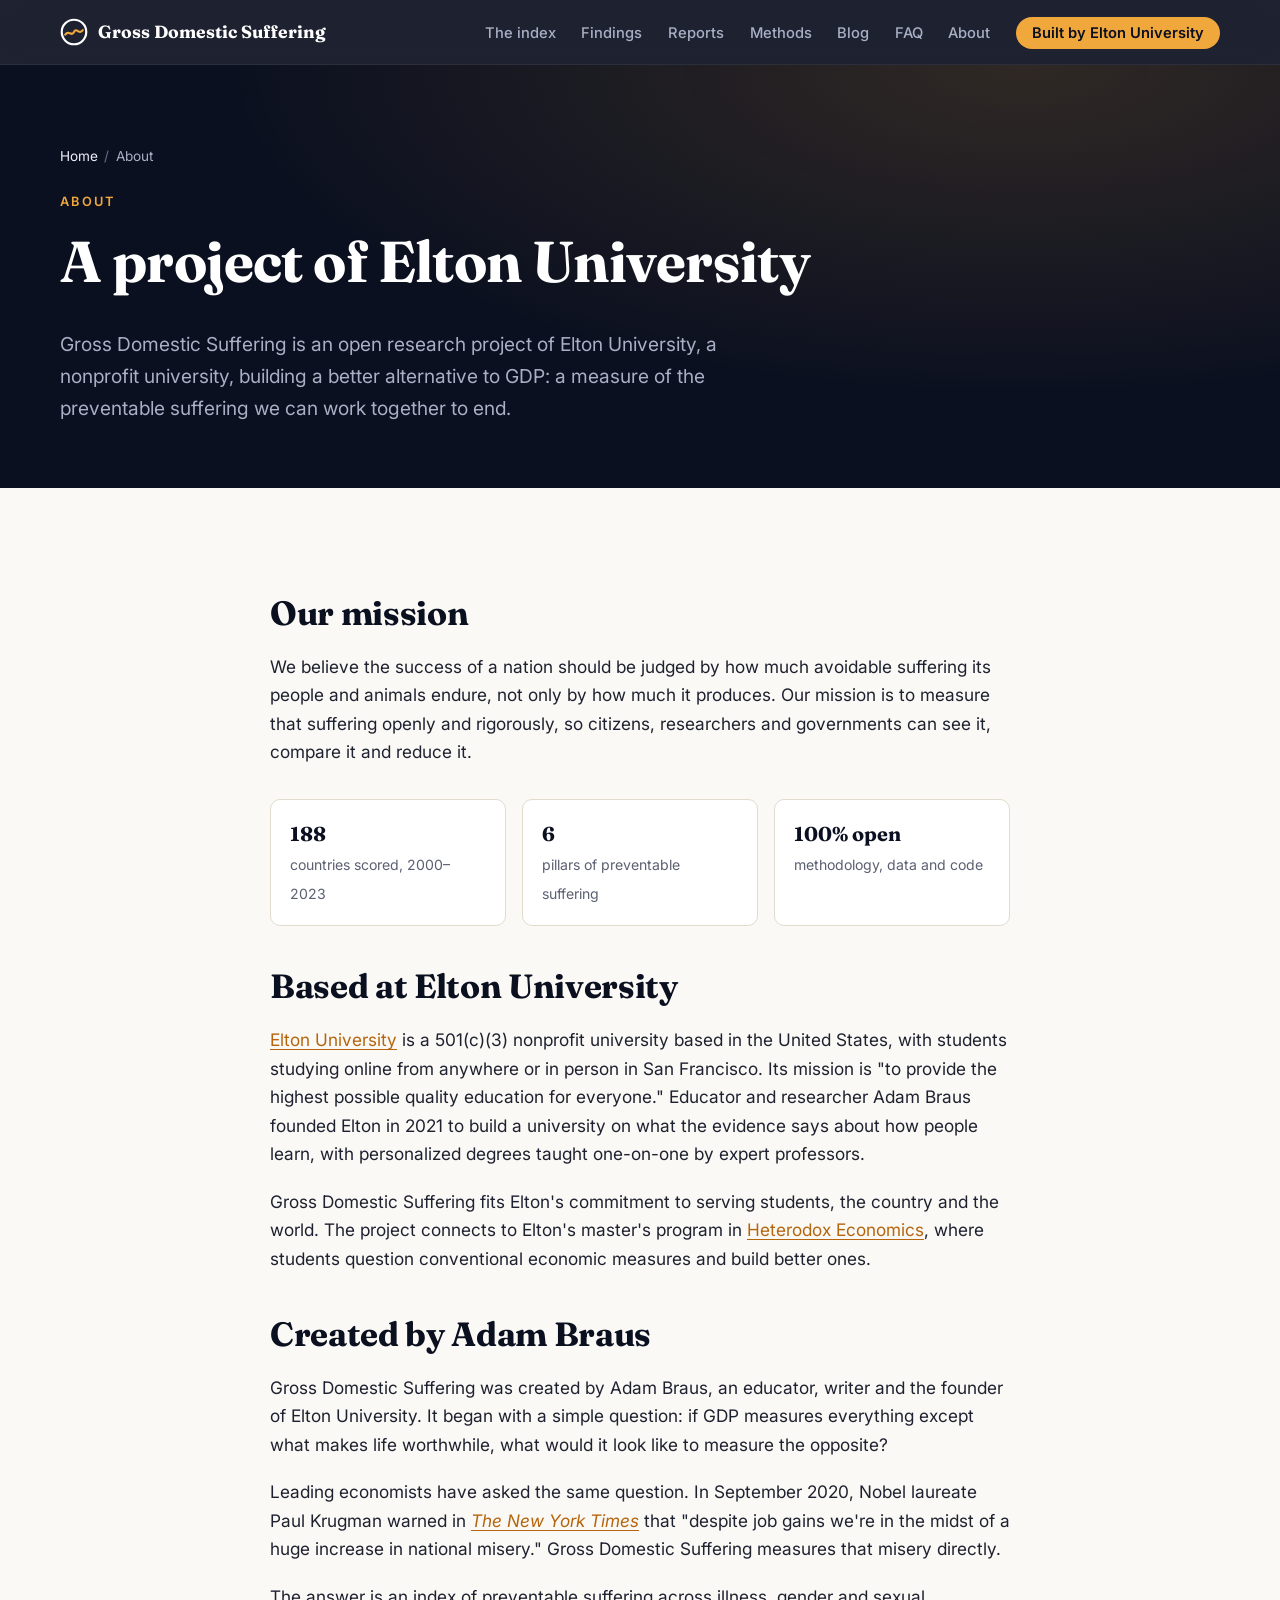
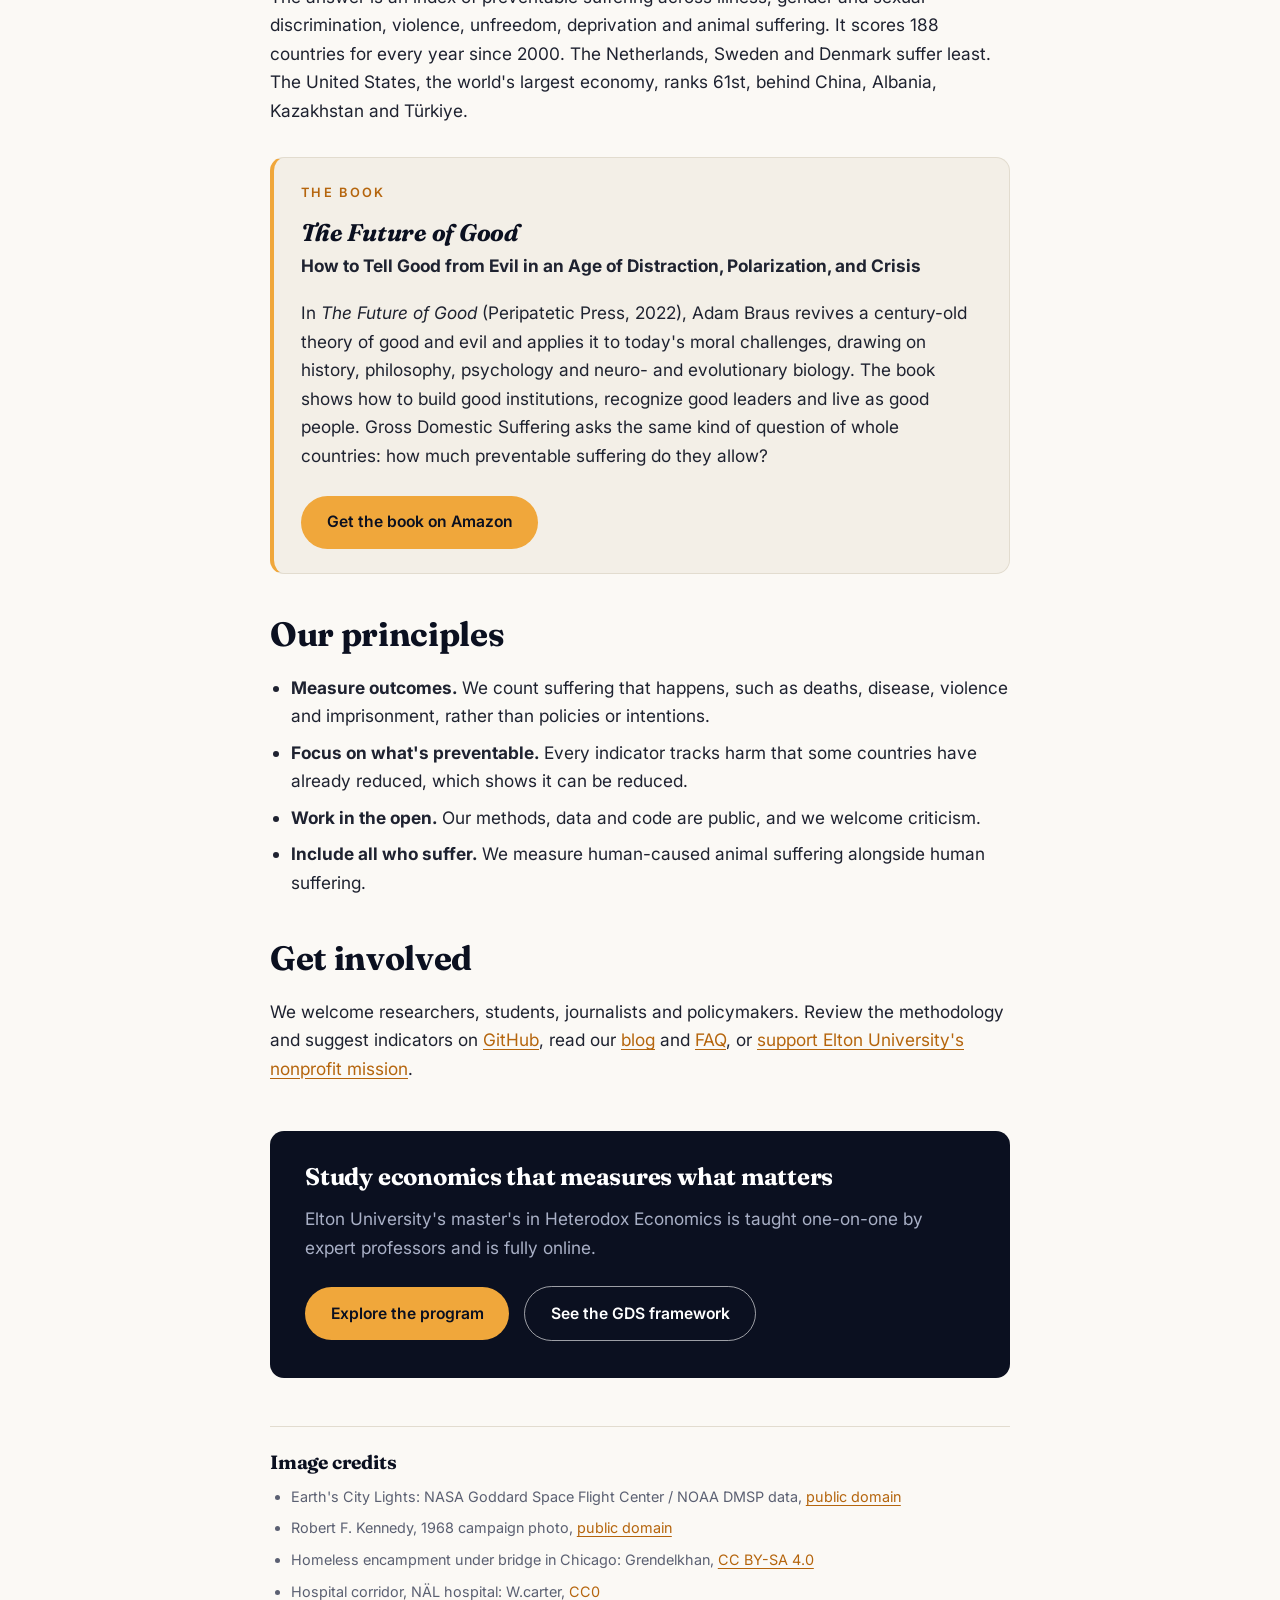
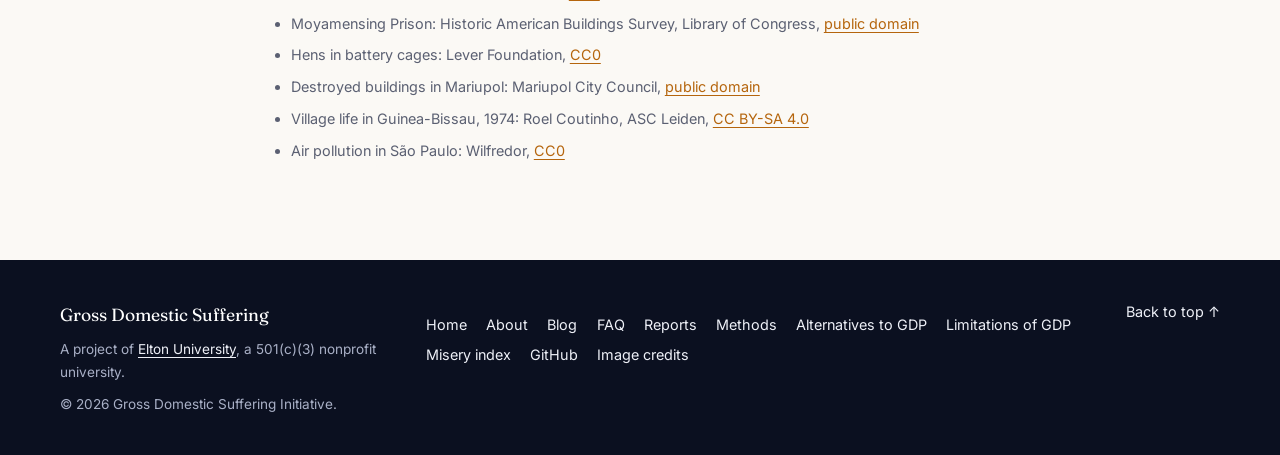
<file: about/index.html>
<!DOCTYPE html>
<html lang="en">
<head>
    <meta charset="UTF-8">
    <meta name="viewport" content="width=device-width, initial-scale=1">
    <title>About GDS: A Project of Elton University</title>
    <meta name="description" content="Gross Domestic Suffering, created by Adam Braus, author of The Future of Good, is an open project of Elton University measuring preventable suffering as an alternative to GDP.">
    <link rel="canonical" href="https://grossdomesticsuffering.org/about/">
    <meta name="robots" content="index, follow, max-image-preview:large">
    <meta name="theme-color" content="#0b1020">

    <meta property="og:type" content="website">
    <meta property="og:site_name" content="Gross Domestic Suffering">
    <meta property="og:title" content="About GDS: A Project of Elton University">
    <meta property="og:description" content="Gross Domestic Suffering, created by Adam Braus, author of The Future of Good, is an open project of Elton University measuring preventable suffering as an alternative to GDP.">
    <meta property="og:url" content="https://grossdomesticsuffering.org/about/">
    <meta property="og:image" content="https://grossdomesticsuffering.org/images/og-image.jpg">
    <meta property="og:image:width" content="1200">
    <meta property="og:image:height" content="630">
    <meta name="twitter:card" content="summary_large_image">
    <meta name="twitter:title" content="About GDS: A Project of Elton University">
    <meta name="twitter:description" content="Gross Domestic Suffering, created by Adam Braus, author of The Future of Good, is an open project of Elton University measuring preventable suffering as an alternative to GDP.">
    <meta name="twitter:image" content="https://grossdomesticsuffering.org/images/og-image.jpg">

    <link rel="icon" href="/favicon.svg" type="image/svg+xml">
    <link rel="preconnect" href="https://fonts.googleapis.com">
    <link rel="preconnect" href="https://fonts.gstatic.com" crossorigin>
    <link href="https://fonts.googleapis.com/css2?family=Fraunces:opsz,wght@9..144,500;9..144,700&family=Inter:wght@400;500;600;700&display=swap" rel="stylesheet">
    <link href="/styles.css" rel="stylesheet">

    <script type="application/ld+json">
    {
      "@context": "https://schema.org",
      "@graph": [
        {
          "@type": "Organization",
          "@id": "https://grossdomesticsuffering.org/#org",
          "name": "Gross Domestic Suffering Initiative",
          "alternateName": "GDS",
          "url": "https://grossdomesticsuffering.org/",
          "logo": "https://grossdomesticsuffering.org/favicon.svg",
          "parentOrganization": {
            "@type": "CollegeOrUniversity",
            "@id": "https://elton.university/#org",
            "name": "Elton University",
            "url": "https://elton.university",
            "nonprofitStatus": "Nonprofit501c3"
          },
          "sameAs": [
            "https://github.com/ajbraus/gds"
          ]
        },
        {
          "@type": "AboutPage",
          "@id": "https://grossdomesticsuffering.org/about/#page",
          "url": "https://grossdomesticsuffering.org/about/",
          "name": "About Gross Domestic Suffering",
          "about": {
            "@id": "https://grossdomesticsuffering.org/#org"
          }
        },
        {
          "@type": "Person",
          "@id": "https://grossdomesticsuffering.org/about/#adam-braus",
          "name": "Adam Braus",
          "jobTitle": "Founder",
          "worksFor": {
            "@type": "CollegeOrUniversity",
            "name": "Elton University",
            "url": "https://elton.university"
          }
        },
        {
          "@type": "Book",
          "name": "The Future of Good: How to Tell Good from Evil in an Age of Distraction, Polarization, and Crisis",
          "author": {
            "@id": "https://grossdomesticsuffering.org/about/#adam-braus"
          },
          "publisher": {
            "@type": "Organization",
            "name": "Peripatetic Press"
          },
          "datePublished": "2022",
          "isbn": "9798986640549",
          "url": "https://www.amazon.com/dp/B0B7KF4VPS"
        },
        {
          "@type": "BreadcrumbList",
          "itemListElement": [
            {
              "@type": "ListItem",
              "position": 1,
              "name": "Home",
              "item": "https://grossdomesticsuffering.org/"
            },
            {
              "@type": "ListItem",
              "position": 2,
              "name": "About",
              "item": "https://grossdomesticsuffering.org/about/"
            }
          ]
        }
      ]
    }
    </script>
</head>
<body>
    <a class="skip-link" href="#main">Skip to content</a>

    <header class="site-header" id="top">
        <nav class="nav container" aria-label="Main">
            <a class="brand" href="/" aria-label="Gross Domestic Suffering home">
                <svg class="brand-mark" viewBox="0 0 32 32" aria-hidden="true"><circle cx="16" cy="16" r="14" fill="none" stroke="currentColor" stroke-width="2.5"/><path d="M6 19c4-6 7 3 10-3s6 4 10-2" fill="none" stroke="#f0a73b" stroke-width="2.5" stroke-linecap="round"/></svg>
                <span>Gross Domestic Suffering</span>
            </a>
            <button class="nav-toggle" aria-expanded="false" aria-controls="nav-links" aria-label="Open menu">
                <span></span><span></span><span></span>
            </button>
            <ul class="nav-links" id="nav-links">
                <li><a href="/#framework">The index</a></li>
                <li><a href="/#prototype">Findings</a></li>
                <li><a href="/reports/">Reports</a></li>
                <li><a href="/methods/">Methods</a></li>
                <li><a href="/blog/">Blog</a></li>
                <li><a href="/faq/">FAQ</a></li>
                <li><a href="/about/" aria-current="page">About</a></li>
                <li><a class="nav-cta" href="https://elton.university" target="_blank" rel="noopener">Built by Elton University</a></li>
            </ul>
        </nav>
    </header>

    <main id="main">
        <section class="page-hero">
            <div class="container">
                <nav class="breadcrumbs" aria-label="Breadcrumb"><ol><li><a href="/">Home</a></li><li aria-current="page">About</li></ol></nav>
                <p class="eyebrow">About</p>
                <h1>A project of Elton University</h1>
                <p class="page-lead">Gross Domestic Suffering is an open research project of Elton University, a nonprofit university, building a better alternative to GDP: a measure of the preventable suffering we can work together to end.</p>
            </div>
        </section>
        <div class="prose">
            <h2>Our mission</h2>
            <p>We believe the success of a nation should be judged by how much avoidable suffering its people and animals endure, not only by how much it produces. Our mission is to measure that suffering openly and rigorously, so citizens, researchers and governments can see it, compare it and reduce it.</p>
            <div class="facts">
                <div><strong>188</strong><span>countries scored, 2000–2023</span></div>
                <div><strong>6</strong><span>pillars of preventable suffering</span></div>
                <div><strong>100% open</strong><span>methodology, data and code</span></div>
            </div>

            <h2>Based at Elton University</h2>
            <p><a href="https://elton.university" target="_blank" rel="noopener">Elton University</a> is a 501(c)(3) nonprofit university based in the United States, with students studying online from anywhere or in person in San Francisco. Its mission is "to provide the highest possible quality education for everyone." Educator and researcher Adam Braus founded Elton in 2021 to build a university on what the evidence says about how people learn, with personalized degrees taught one-on-one by expert professors.</p>
            <p>Gross Domestic Suffering fits Elton's commitment to serving students, the country and the world. The project connects to Elton's master's program in <a href="https://elton.university/economics" target="_blank" rel="noopener">Heterodox Economics</a>, where students question conventional economic measures and build better ones.</p>

            <h2>Created by Adam Braus</h2>
            <p>Gross Domestic Suffering was created by Adam Braus, an educator, writer and the founder of Elton University. It began with a simple question: if GDP measures everything except what makes life worthwhile, what would it look like to measure the opposite?</p>
            <p>Leading economists have asked the same question. In September 2020, Nobel laureate Paul Krugman warned in <a href="https://www.nytimes.com/2020/09/07/opinion/trump-economy-jobs.html" target="_blank" rel="noopener"><em>The New York Times</em></a> that "despite job gains we're in the midst of a huge increase in national misery." Gross Domestic Suffering measures that misery directly.</p>
            <p>The answer is an index of preventable suffering across illness, gender and sexual discrimination, violence, unfreedom, deprivation and animal suffering. It scores 188 countries for every year since 2000. The Netherlands, Sweden and Denmark suffer least. The United States, the world's largest economy, ranks 61st, behind China, Albania, Kazakhstan and Türkiye.</p>

            <aside class="callout book">
                <p class="eyebrow eyebrow-dark">The book</p>
                <h3><a href="https://www.amazon.com/dp/B0B7KF4VPS" target="_blank" rel="noopener"><em>The Future of Good</em></a></h3>
                <p><strong>How to Tell Good from Evil in an Age of Distraction, Polarization, and Crisis</strong></p>
                <p>In <em>The Future of Good</em> (Peripatetic Press, 2022), Adam Braus revives a century-old theory of good and evil and applies it to today's moral challenges, drawing on history, philosophy, psychology and neuro- and evolutionary biology. The book shows how to build good institutions, recognize good leaders and live as good people. Gross Domestic Suffering asks the same kind of question of whole countries: how much preventable suffering do they allow?</p>
                <a class="btn btn-primary" href="https://www.amazon.com/dp/B0B7KF4VPS" target="_blank" rel="noopener">Get the book on Amazon</a>
            </aside>

            <h2>Our principles</h2>
            <ul>
                <li><strong>Measure outcomes.</strong> We count suffering that happens, such as deaths, disease, violence and imprisonment, rather than policies or intentions.</li>
                <li><strong>Focus on what's preventable.</strong> Every indicator tracks harm that some countries have already reduced, which shows it can be reduced.</li>
                <li><strong>Work in the open.</strong> Our methods, data and code are public, and we welcome criticism.</li>
                <li><strong>Include all who suffer.</strong> We measure human-caused animal suffering alongside human suffering.</li>
            </ul>

            <h2>Get involved</h2>
            <p>We welcome researchers, students, journalists and policymakers. Review the methodology and suggest indicators on <a href="https://github.com/ajbraus/gds" target="_blank" rel="noopener">GitHub</a>, read our <a href="/blog/">blog</a> and <a href="/faq/">FAQ</a>, or <a href="https://elton.university/donate" target="_blank" rel="noopener">support Elton University's nonprofit mission</a>.</p>

            <aside class="post-cta">
                <h2>Study economics that measures what matters</h2>
                <p>Elton University's master's in Heterodox Economics is taught one-on-one by expert professors and is fully online.</p>
                <a class="btn btn-primary" href="https://elton.university/economics" target="_blank" rel="noopener">Explore the program</a>
                <a class="btn btn-ghost" href="/#framework">See the GDS framework</a>
            </aside>

            <section class="sources" id="credits" aria-labelledby="credits-title">
                <h2 id="credits-title">Image credits</h2>
                <ul class="credits-list">
                    <li>Earth's City Lights: NASA Goddard Space Flight Center / NOAA DMSP data, <a href="https://commons.wikimedia.org/wiki/File:Earth%27s_City_Lights_by_DMSP,_1994-1995_(large).jpg" target="_blank" rel="noopener">public domain</a></li>
                    <li>Robert F. Kennedy, 1968 campaign photo, <a href="https://commons.wikimedia.org/wiki/File:1968_ROBERT_F._KENNEDY_glossy_photo_handout_(cropped).jpg" target="_blank" rel="noopener">public domain</a></li>
                    <li>Homeless encampment under bridge in Chicago: Grendelkhan, <a href="https://commons.wikimedia.org/wiki/File:Homeless_encampment_under_bridge_in_Chicago.jpg" target="_blank" rel="noopener">CC BY-SA 4.0</a></li>
                    <li>Hospital corridor, NÄL hospital: W.carter, <a href="https://commons.wikimedia.org/wiki/File:Corridor_on_the_second_level_-_N%C3%84L_hospital_1.jpg" target="_blank" rel="noopener">CC0</a></li>
                    <li>Moyamensing Prison: Historic American Buildings Survey, Library of Congress, <a href="https://commons.wikimedia.org/wiki/File:Philadelphia_County_Prison_(Moyamensing_Prison)_Philadelphia_PA_(7)_139920pu.jpg" target="_blank" rel="noopener">public domain</a></li>
                    <li>Hens in battery cages: Lever Foundation, <a href="https://commons.wikimedia.org/wiki/File:Subway_egg_supplier_investigation_-_birds_crammed_in_cages.jpg" target="_blank" rel="noopener">CC0</a></li>
                    <li>Destroyed buildings in Mariupol: Mariupol City Council, <a href="https://commons.wikimedia.org/wiki/File:Destroyed_buildings_in_mariupol.jpg" target="_blank" rel="noopener">public domain</a></li>
                    <li>Village life in Guinea-Bissau, 1974: Roel Coutinho, ASC Leiden, <a href="https://commons.wikimedia.org/wiki/File:ASC_Leiden_-_Coutinho_Collection_-_5_18_-_Village_life_in_Guinea-Bissau_-_Woman_cultivating_the_field_-_1974.tif" target="_blank" rel="noopener">CC BY-SA 4.0</a></li>
                    <li>Air pollution in São Paulo: Wilfredor, <a href="https://commons.wikimedia.org/wiki/File:Panoramic_view_of_air_pollution_in_S%C3%A3o_Paulo_city,_Brazil.jpg" target="_blank" rel="noopener">CC0</a></li>
                </ul>
            </section>
        </div>
    </main>

    <footer class="site-footer">
        <div class="container footer-inner">
            <div>
                <p class="footer-brand">Gross Domestic Suffering</p>
                <p class="footer-note">A project of <a href="https://elton.university" target="_blank" rel="noopener">Elton University</a>, a 501(c)(3) nonprofit university.</p>
                <p class="footer-note">&copy; 2026 Gross Domestic Suffering Initiative.</p>
            </div>
            <ul class="footer-links" aria-label="Footer">
                <li><a href="/">Home</a></li>
                <li><a href="/about/">About</a></li>
                <li><a href="/blog/">Blog</a></li>
                <li><a href="/faq/">FAQ</a></li>
                <li><a href="/reports/">Reports</a></li>
                <li><a href="/methods/">Methods</a></li>
                <li><a href="/blog/alternative-to-gdp/">Alternatives to GDP</a></li>
                <li><a href="/blog/limitations-of-gdp/">Limitations of GDP</a></li>
                <li><a href="/blog/misery-index/">Misery index</a></li>
                <li><a href="https://github.com/ajbraus/gds" target="_blank" rel="noopener">GitHub</a></li>
                <li><a href="/about/#credits">Image credits</a></li>
            </ul>
            <a class="to-top" href="#top">Back to top ↑</a>
        </div>
    </footer>

    <script>
        const toggle = document.querySelector('.nav-toggle');
        const links = document.getElementById('nav-links');
        toggle.addEventListener('click', () => {
            const open = toggle.getAttribute('aria-expanded') === 'true';
            toggle.setAttribute('aria-expanded', String(!open));
            links.classList.toggle('open', !open);
        });
        links.addEventListener('click', e => {
            if (e.target.tagName === 'A') {
                toggle.setAttribute('aria-expanded', 'false');
                links.classList.remove('open');
            }
        });
    </script>
</body>
</html>
</file>
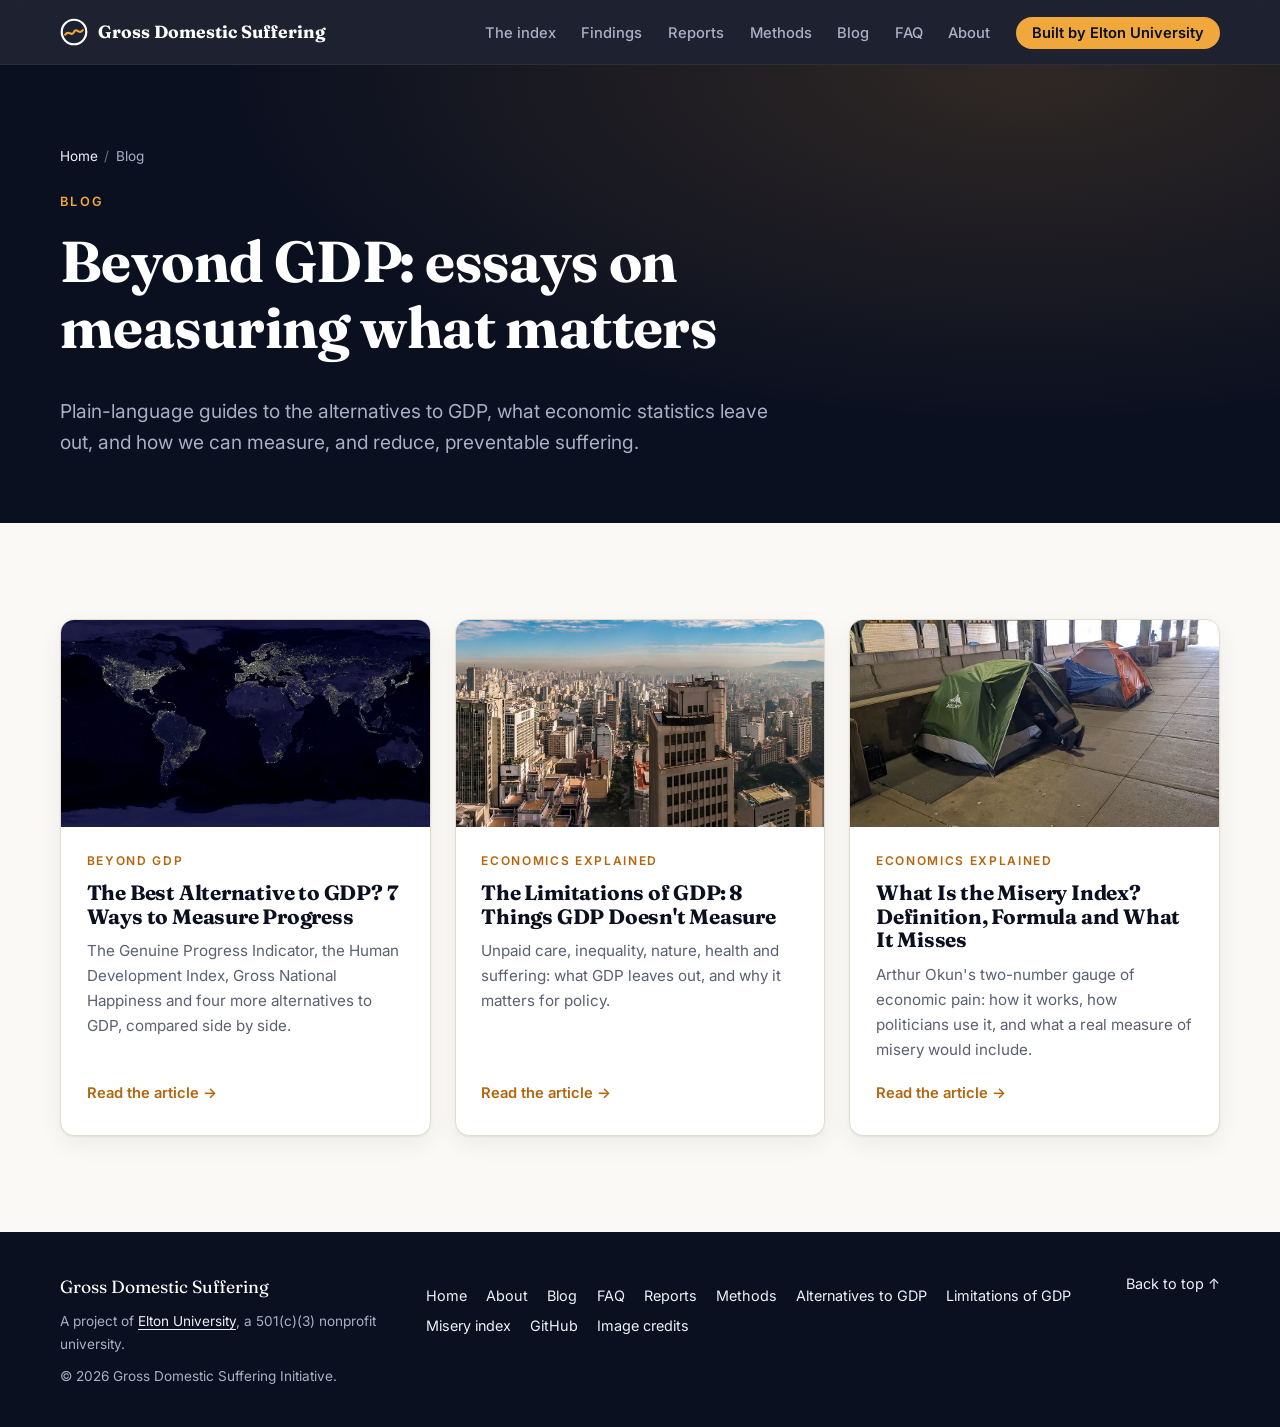
<file: blog/index.html>
<!DOCTYPE html>
<html lang="en">
<head>
    <meta charset="UTF-8">
    <meta name="viewport" content="width=device-width, initial-scale=1">
    <title>Blog: Alternatives to GDP and Measuring Suffering | GDS</title>
    <meta name="description" content="Guides to the best alternative to GDP, the limitations of GDP, the misery index and how the Gross Domestic Suffering index measures preventable suffering.">
    <link rel="canonical" href="https://grossdomesticsuffering.org/blog/">
    <meta name="robots" content="index, follow, max-image-preview:large">
    <meta name="theme-color" content="#0b1020">

    <meta property="og:type" content="website">
    <meta property="og:site_name" content="Gross Domestic Suffering">
    <meta property="og:title" content="Blog: Alternatives to GDP and Measuring Suffering | GDS">
    <meta property="og:description" content="Guides to the best alternative to GDP, the limitations of GDP, the misery index and how the Gross Domestic Suffering index measures preventable suffering.">
    <meta property="og:url" content="https://grossdomesticsuffering.org/blog/">
    <meta property="og:image" content="https://grossdomesticsuffering.org/images/og-image.jpg">
    <meta property="og:image:width" content="1200">
    <meta property="og:image:height" content="630">
    <meta name="twitter:card" content="summary_large_image">
    <meta name="twitter:title" content="Blog: Alternatives to GDP and Measuring Suffering | GDS">
    <meta name="twitter:description" content="Guides to the best alternative to GDP, the limitations of GDP, the misery index and how the Gross Domestic Suffering index measures preventable suffering.">
    <meta name="twitter:image" content="https://grossdomesticsuffering.org/images/og-image.jpg">

    <link rel="icon" href="/favicon.svg" type="image/svg+xml">
    <link rel="preconnect" href="https://fonts.googleapis.com">
    <link rel="preconnect" href="https://fonts.gstatic.com" crossorigin>
    <link href="https://fonts.googleapis.com/css2?family=Fraunces:opsz,wght@9..144,500;9..144,700&family=Inter:wght@400;500;600;700&display=swap" rel="stylesheet">
    <link href="/styles.css" rel="stylesheet">

    <script type="application/ld+json">
    {
      "@context": "https://schema.org",
      "@graph": [
        {
          "@type": "Organization",
          "@id": "https://grossdomesticsuffering.org/#org",
          "name": "Gross Domestic Suffering Initiative",
          "alternateName": "GDS",
          "url": "https://grossdomesticsuffering.org/",
          "logo": "https://grossdomesticsuffering.org/favicon.svg",
          "parentOrganization": {
            "@type": "CollegeOrUniversity",
            "@id": "https://elton.university/#org",
            "name": "Elton University",
            "url": "https://elton.university",
            "nonprofitStatus": "Nonprofit501c3"
          },
          "sameAs": [
            "https://github.com/ajbraus/gds"
          ]
        },
        {
          "@type": "Blog",
          "@id": "https://grossdomesticsuffering.org/blog/#blog",
          "name": "Gross Domestic Suffering Blog",
          "description": "Essays on alternatives to GDP, the limitations of GDP and how to measure suffering.",
          "url": "https://grossdomesticsuffering.org/blog/",
          "publisher": {
            "@id": "https://grossdomesticsuffering.org/#org"
          },
          "blogPost": [
            {
              "@type": "BlogPosting",
              "headline": "The Best Alternative to GDP? 7 Ways to Measure Progress",
              "url": "https://grossdomesticsuffering.org/blog/alternative-to-gdp/",
              "datePublished": "2026-11-19"
            },
            {
              "@type": "BlogPosting",
              "headline": "The Limitations of GDP: 8 Things GDP Doesn't Measure",
              "url": "https://grossdomesticsuffering.org/blog/limitations-of-gdp/",
              "datePublished": "2026-11-19"
            },
            {
              "@type": "BlogPosting",
              "headline": "What Is the Misery Index? Definition, Formula and What It Misses",
              "url": "https://grossdomesticsuffering.org/blog/misery-index/",
              "datePublished": "2026-11-19"
            }
          ]
        },
        {
          "@type": "BreadcrumbList",
          "itemListElement": [
            {
              "@type": "ListItem",
              "position": 1,
              "name": "Home",
              "item": "https://grossdomesticsuffering.org/"
            },
            {
              "@type": "ListItem",
              "position": 2,
              "name": "Blog",
              "item": "https://grossdomesticsuffering.org/blog/"
            }
          ]
        }
      ]
    }
    </script>
</head>
<body>
    <a class="skip-link" href="#main">Skip to content</a>

    <header class="site-header" id="top">
        <nav class="nav container" aria-label="Main">
            <a class="brand" href="/" aria-label="Gross Domestic Suffering home">
                <svg class="brand-mark" viewBox="0 0 32 32" aria-hidden="true"><circle cx="16" cy="16" r="14" fill="none" stroke="currentColor" stroke-width="2.5"/><path d="M6 19c4-6 7 3 10-3s6 4 10-2" fill="none" stroke="#f0a73b" stroke-width="2.5" stroke-linecap="round"/></svg>
                <span>Gross Domestic Suffering</span>
            </a>
            <button class="nav-toggle" aria-expanded="false" aria-controls="nav-links" aria-label="Open menu">
                <span></span><span></span><span></span>
            </button>
            <ul class="nav-links" id="nav-links">
                <li><a href="/#framework">The index</a></li>
                <li><a href="/#prototype">Findings</a></li>
                <li><a href="/reports/">Reports</a></li>
                <li><a href="/methods/">Methods</a></li>
                <li><a href="/blog/" aria-current="page">Blog</a></li>
                <li><a href="/faq/">FAQ</a></li>
                <li><a href="/about/">About</a></li>
                <li><a class="nav-cta" href="https://elton.university" target="_blank" rel="noopener">Built by Elton University</a></li>
            </ul>
        </nav>
    </header>

    <main id="main">
        <section class="page-hero">
            <div class="container">
                <nav class="breadcrumbs" aria-label="Breadcrumb"><ol><li><a href="/">Home</a></li><li aria-current="page">Blog</li></ol></nav>
                <p class="eyebrow">Blog</p>
                <h1>Beyond GDP: essays on measuring what matters</h1>
                <p class="page-lead">Plain-language guides to the alternatives to GDP, what economic statistics leave out, and how we can measure, and reduce, preventable suffering.</p>
            </div>
        </section>
        <section class="section">
            <div class="container">
                <div class="post-grid">
                <a class="post-card" href="/blog/alternative-to-gdp/">
                    <img src="/images/hero-earth-night.webp" alt="Satellite composite of the Earth's city lights at night" width="2400" height="1200" loading="lazy">
                    <div class="post-card-body">
                        <span class="tag">Beyond GDP</span>
                        <h2>The Best Alternative to GDP? 7 Ways to Measure Progress</h2>
                        <p>The Genuine Progress Indicator, the Human Development Index, Gross National Happiness and four more alternatives to GDP, compared side by side.</p>
                        <span class="read">Read the article →</span>
                    </div>
                </a>
                <a class="post-card" href="/blog/limitations-of-gdp/">
                    <img src="/images/environment-smog.webp" alt="Panorama of São Paulo beneath a layer of air pollution" width="2000" height="731" loading="lazy">
                    <div class="post-card-body">
                        <span class="tag">Economics explained</span>
                        <h2>The Limitations of GDP: 8 Things GDP Doesn't Measure</h2>
                        <p>Unpaid care, inequality, nature, health and suffering: what GDP leaves out, and why it matters for policy.</p>
                        <span class="read">Read the article →</span>
                    </div>
                </a>
                <a class="post-card" href="/blog/misery-index/">
                    <img src="/images/social-encampment.webp" alt="Tents of an encampment of unhoused people beneath a bridge in Chicago" width="1000" height="750" loading="lazy">
                    <div class="post-card-body">
                        <span class="tag">Economics explained</span>
                        <h2>What Is the Misery Index? Definition, Formula and What It Misses</h2>
                        <p>Arthur Okun's two-number gauge of economic pain: how it works, how politicians use it, and what a real measure of misery would include.</p>
                        <span class="read">Read the article →</span>
                    </div>
                </a>
                </div>
            </div>
        </section>
    </main>

    <footer class="site-footer">
        <div class="container footer-inner">
            <div>
                <p class="footer-brand">Gross Domestic Suffering</p>
                <p class="footer-note">A project of <a href="https://elton.university" target="_blank" rel="noopener">Elton University</a>, a 501(c)(3) nonprofit university.</p>
                <p class="footer-note">&copy; 2026 Gross Domestic Suffering Initiative.</p>
            </div>
            <ul class="footer-links" aria-label="Footer">
                <li><a href="/">Home</a></li>
                <li><a href="/about/">About</a></li>
                <li><a href="/blog/">Blog</a></li>
                <li><a href="/faq/">FAQ</a></li>
                <li><a href="/reports/">Reports</a></li>
                <li><a href="/methods/">Methods</a></li>
                <li><a href="/blog/alternative-to-gdp/">Alternatives to GDP</a></li>
                <li><a href="/blog/limitations-of-gdp/">Limitations of GDP</a></li>
                <li><a href="/blog/misery-index/">Misery index</a></li>
                <li><a href="https://github.com/ajbraus/gds" target="_blank" rel="noopener">GitHub</a></li>
                <li><a href="/about/#credits">Image credits</a></li>
            </ul>
            <a class="to-top" href="#top">Back to top ↑</a>
        </div>
    </footer>

    <script>
        const toggle = document.querySelector('.nav-toggle');
        const links = document.getElementById('nav-links');
        toggle.addEventListener('click', () => {
            const open = toggle.getAttribute('aria-expanded') === 'true';
            toggle.setAttribute('aria-expanded', String(!open));
            links.classList.toggle('open', !open);
        });
        links.addEventListener('click', e => {
            if (e.target.tagName === 'A') {
                toggle.setAttribute('aria-expanded', 'false');
                links.classList.remove('open');
            }
        });
    </script>
</body>
</html>
</file>
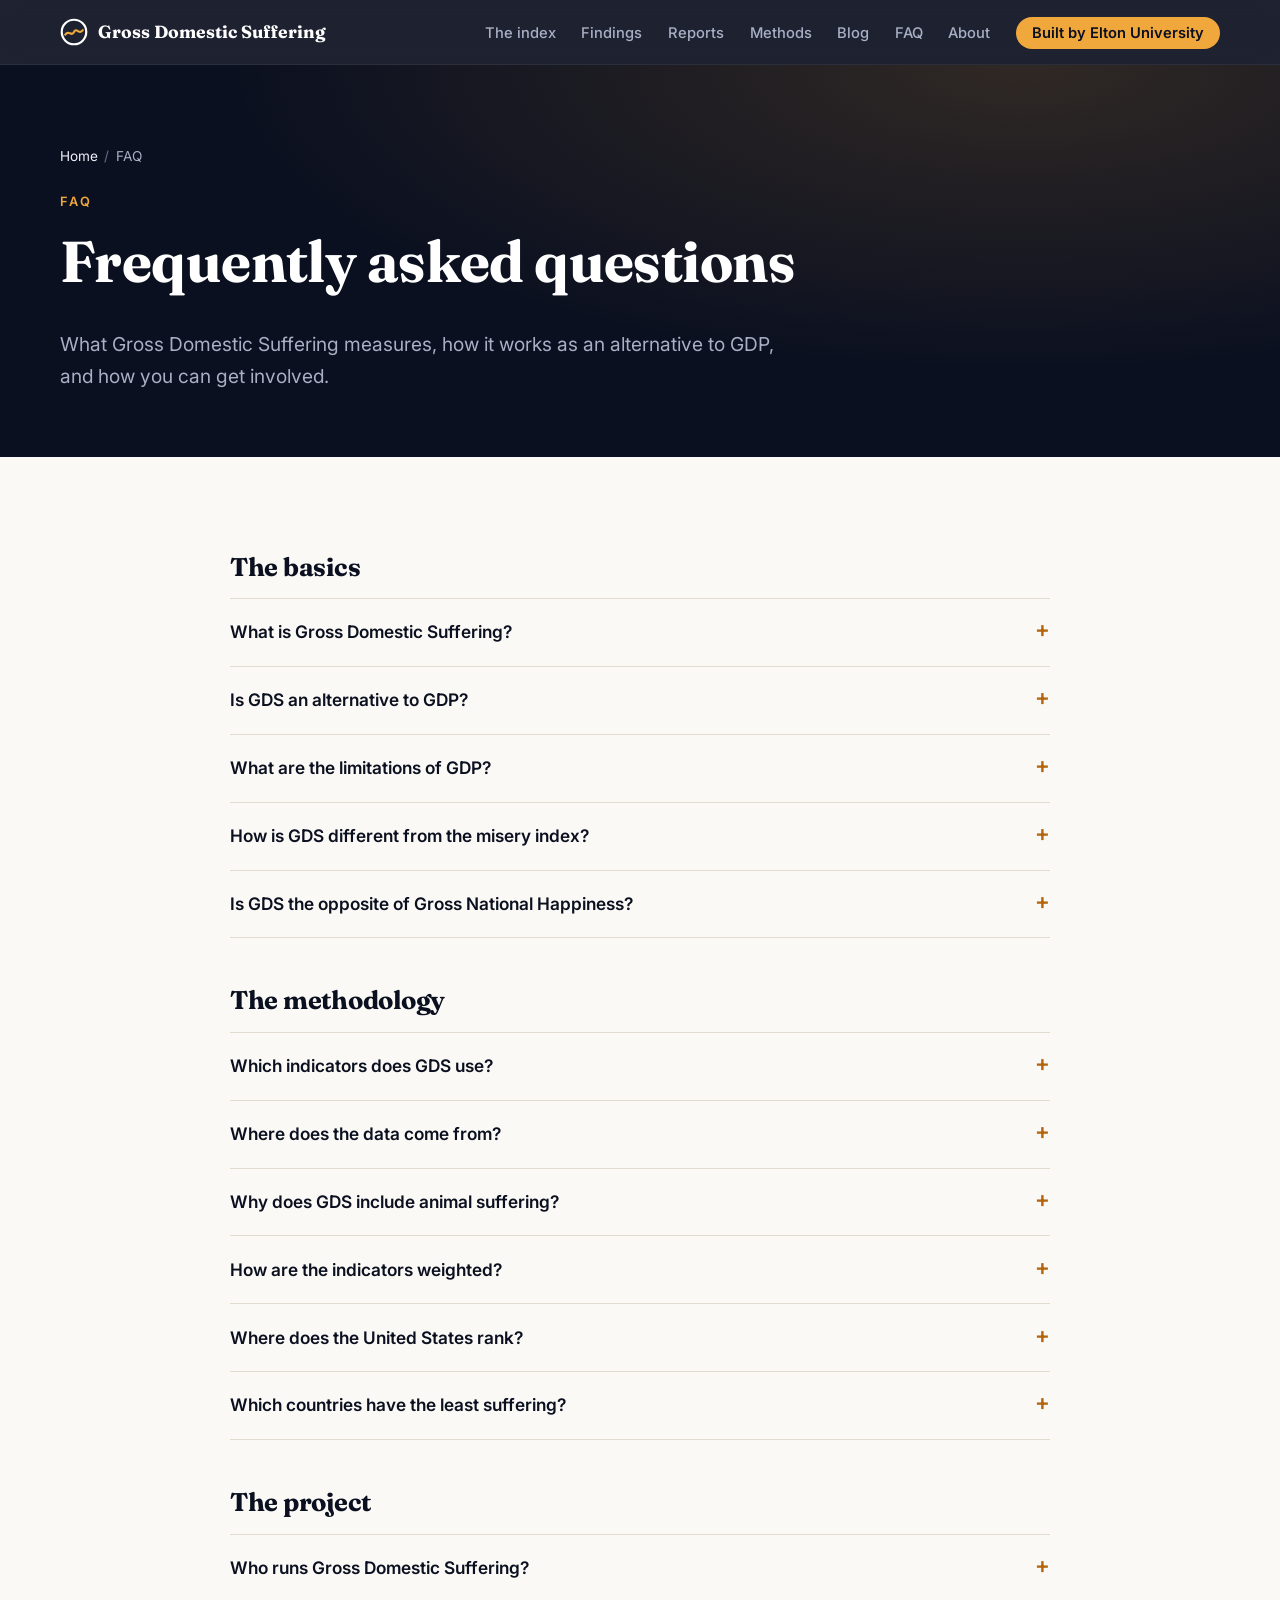
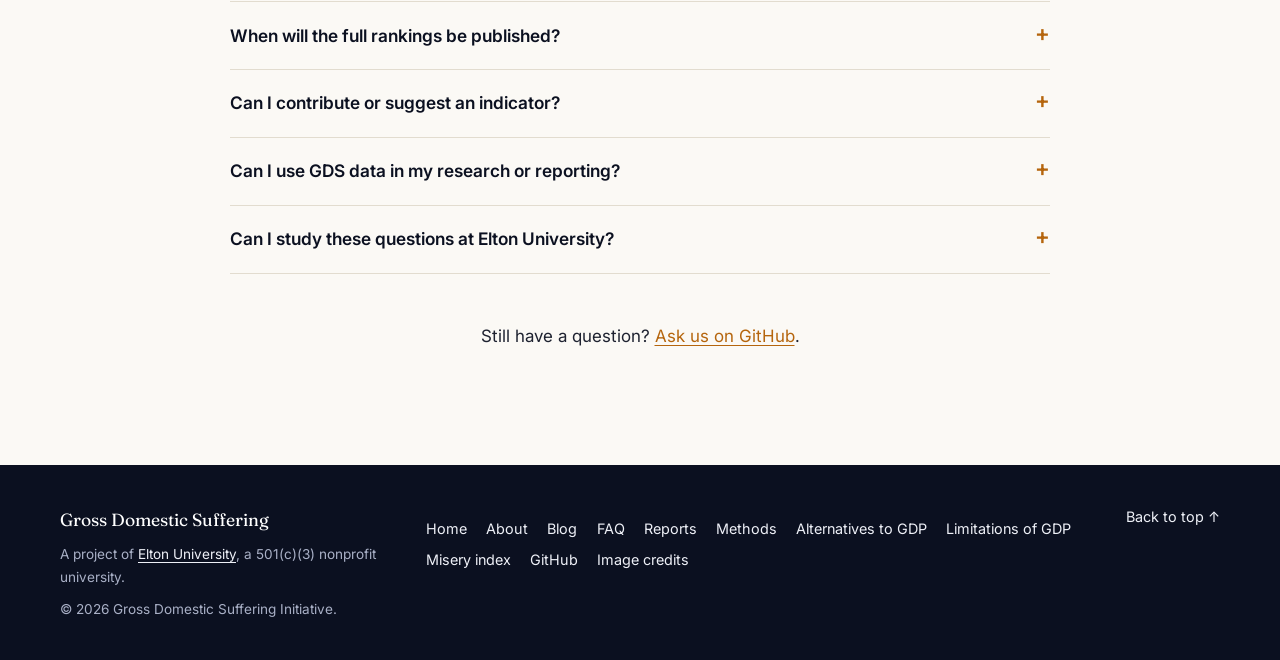
<file: faq/index.html>
<!DOCTYPE html>
<html lang="en">
<head>
    <meta charset="UTF-8">
    <meta name="viewport" content="width=device-width, initial-scale=1">
    <title>FAQ: Gross Domestic Suffering, an Alternative to GDP | GDS</title>
    <meta name="description" content="Answers about Gross Domestic Suffering: what it measures, how it differs from GDP and the misery index, its indicators, data sources and rankings.">
    <link rel="canonical" href="https://grossdomesticsuffering.org/faq/">
    <meta name="robots" content="index, follow, max-image-preview:large">
    <meta name="theme-color" content="#0b1020">

    <meta property="og:type" content="website">
    <meta property="og:site_name" content="Gross Domestic Suffering">
    <meta property="og:title" content="FAQ: Gross Domestic Suffering, an Alternative to GDP | GDS">
    <meta property="og:description" content="Answers about Gross Domestic Suffering: what it measures, how it differs from GDP and the misery index, its indicators, data sources and rankings.">
    <meta property="og:url" content="https://grossdomesticsuffering.org/faq/">
    <meta property="og:image" content="https://grossdomesticsuffering.org/images/og-image.jpg">
    <meta property="og:image:width" content="1200">
    <meta property="og:image:height" content="630">
    <meta name="twitter:card" content="summary_large_image">
    <meta name="twitter:title" content="FAQ: Gross Domestic Suffering, an Alternative to GDP | GDS">
    <meta name="twitter:description" content="Answers about Gross Domestic Suffering: what it measures, how it differs from GDP and the misery index, its indicators, data sources and rankings.">
    <meta name="twitter:image" content="https://grossdomesticsuffering.org/images/og-image.jpg">

    <link rel="icon" href="/favicon.svg" type="image/svg+xml">
    <link rel="preconnect" href="https://fonts.googleapis.com">
    <link rel="preconnect" href="https://fonts.gstatic.com" crossorigin>
    <link href="https://fonts.googleapis.com/css2?family=Fraunces:opsz,wght@9..144,500;9..144,700&family=Inter:wght@400;500;600;700&display=swap" rel="stylesheet">
    <link href="/styles.css" rel="stylesheet">

    <script type="application/ld+json">
    {
      "@context": "https://schema.org",
      "@graph": [
        {
          "@type": "Organization",
          "@id": "https://grossdomesticsuffering.org/#org",
          "name": "Gross Domestic Suffering Initiative",
          "alternateName": "GDS",
          "url": "https://grossdomesticsuffering.org/",
          "logo": "https://grossdomesticsuffering.org/favicon.svg",
          "parentOrganization": {
            "@type": "CollegeOrUniversity",
            "@id": "https://elton.university/#org",
            "name": "Elton University",
            "url": "https://elton.university",
            "nonprofitStatus": "Nonprofit501c3"
          },
          "sameAs": [
            "https://github.com/ajbraus/gds"
          ]
        },
        {
          "@type": "FAQPage",
          "@id": "https://grossdomesticsuffering.org/faq/#faq",
          "mainEntity": [
            {
              "@type": "Question",
              "name": "What is Gross Domestic Suffering?",
              "acceptedAnswer": {
                "@type": "Answer",
                "text": "Gross Domestic Suffering (GDS) is an open index that ranks countries by the preventable suffering their people and animals experience. It combines 12 indicators in six pillars (illness, gender and sexual discrimination, violence, unfreedom, deprivation and animal suffering) into one score from 0 to 100. Higher means more suffering."
              }
            },
            {
              "@type": "Question",
              "name": "Is GDS an alternative to GDP?",
              "acceptedAnswer": {
                "@type": "Answer",
                "text": "Yes. GDS is an alternative to GDP for judging national success. GDP measures what a country produces; GDS measures the suffering that production fails to prevent. We see it as a complement to GDP, not a replacement for economic statistics. Compare GDS with other alternatives to GDP."
              }
            },
            {
              "@type": "Question",
              "name": "What are the limitations of GDP?",
              "acceptedAnswer": {
                "@type": "Answer",
                "text": "GDP ignores unpaid and household work, counts harmful spending (pollution clean-up, prisons, treating preventable disease) as growth, hides inequality, ignores the depletion of nature, and says nothing about illness, despair or suffering. Read the 8 limitations of GDP."
              }
            },
            {
              "@type": "Question",
              "name": "How is GDS different from the misery index?",
              "acceptedAnswer": {
                "@type": "Answer",
                "text": "The economic misery index, created by Arthur Okun, adds the inflation rate to the unemployment rate. GDS measures suffering directly across illness, gender and sexual discrimination, violence, unfreedom, deprivation and animal suffering, rather than through two macroeconomic proxies. Learn more about the misery index."
              }
            },
            {
              "@type": "Question",
              "name": "Is GDS the opposite of Gross National Happiness?",
              "acceptedAnswer": {
                "@type": "Answer",
                "text": "They are complementary. Bhutan's Gross National Happiness and the World Happiness Report ask how good life is. GDS asks how much preventable suffering remains, on the view that ending misery is the most urgent and most widely shared goal of public policy."
              }
            },
            {
              "@type": "Question",
              "name": "Which indicators does GDS use?",
              "acceptedAnswer": {
                "@type": "Answer",
                "text": "The framework has 12 indicators in six pillars, each framed as suffering. Illness: premature adult death, infant mortality, the share of life lived in ill health, and deaths from alcohol and drug use disorders. Gender and sexual discrimination: the UNDP Gender Inequality Index (85%) and anti-LGBTI laws (15%). Violence: homicides, war deaths and suicides. Unfreedom: prisoners plus people in modern slavery, and overwork. Deprivation: undernourishment, extreme poverty and forced displacement. Animal suffering: how weakly the law protects farm animals. Read the full methods."
              }
            },
            {
              "@type": "Question",
              "name": "Where does the data come from?",
              "acceptedAnswer": {
                "@type": "Answer",
                "text": "From public, internationally comparable primary sources: the World Health Organization, World Bank, UN Development Programme, UN Office on Drugs and Crime, Uppsala Conflict Data Program, World Prison Brief, Walk Free, the UN Food and Agriculture Organization, International Labour Organization, UNHCR, World Animal Protection and Our World in Data. The full dataset and code are open on GitHub."
              }
            },
            {
              "@type": "Question",
              "name": "Why does GDS include animal suffering?",
              "acceptedAnswer": {
                "@type": "Answer",
                "text": "Tens of billions of animals are raised and killed each year in conditions shaped by national laws and markets. Suffering does not stop at the species line. Animal suffering is one of the six pillars of every GDS score. It measures how animals are treated, not how many are eaten, using World Animal Protection's grades for farm-animal protection laws."
              }
            },
            {
              "@type": "Question",
              "name": "How are the indicators weighted?",
              "acceptedAnswer": {
                "@type": "Answer",
                "text": "Each indicator is scaled from 0 to 100 against fixed goalposts that never change between years, so scores can be compared across countries and over time. The six pillars are weighted equally. We also test 1,000 random weightings and publish the range of ranks each country could receive."
              }
            },
            {
              "@type": "Question",
              "name": "Where does the United States rank?",
              "acceptedAnswer": {
                "@type": "Answer",
                "text": "In 2023 the United States ranked 61st of 188 countries, behind countries with a fraction of its GDP, such as China, Albania, Kazakhstan and Türkiye. Its worst pillars are animal suffering, illness, driven by overdose and alcohol deaths, and unfreedom, with 872 people per 100,000 in prison or modern slavery."
              }
            },
            {
              "@type": "Question",
              "name": "Which countries have the least suffering?",
              "acceptedAnswer": {
                "@type": "Answer",
                "text": "In 2023, the Netherlands, Sweden, Denmark, Austria and Switzerland had the lowest suffering scores. Somalia, Haiti, the Central African Republic, South Sudan and Burkina Faso had the highest."
              }
            },
            {
              "@type": "Question",
              "name": "Who runs Gross Domestic Suffering?",
              "acceptedAnswer": {
                "@type": "Answer",
                "text": "GDS is a research project of Elton University, a 501(c)(3) nonprofit university based in the United States. Read more about the project."
              }
            },
            {
              "@type": "Question",
              "name": "When will the full rankings be published?",
              "acceptedAnswer": {
                "@type": "Answer",
                "text": "A revised, fully documented methodology and open dataset are in development. Follow the project on GitHub to be notified of releases."
              }
            },
            {
              "@type": "Question",
              "name": "Can I contribute or suggest an indicator?",
              "acceptedAnswer": {
                "@type": "Answer",
                "text": "Yes. The methodology and code are open. You can open an issue on GitHub to suggest an indicator, a data source or a correction."
              }
            },
            {
              "@type": "Question",
              "name": "Can I use GDS data in my research or reporting?",
              "acceptedAnswer": {
                "@type": "Answer",
                "text": "Yes. Please cite Gross Domestic Suffering, Elton University, and the version of the index you used. Once the dataset is published, we plan to release it under an open license."
              }
            },
            {
              "@type": "Question",
              "name": "Can I study these questions at Elton University?",
              "acceptedAnswer": {
                "@type": "Answer",
                "text": "Yes. Elton University offers a master's in Heterodox Economics, taught one-on-one by expert professors, fully online."
              }
            }
          ]
        },
        {
          "@type": "BreadcrumbList",
          "itemListElement": [
            {
              "@type": "ListItem",
              "position": 1,
              "name": "Home",
              "item": "https://grossdomesticsuffering.org/"
            },
            {
              "@type": "ListItem",
              "position": 2,
              "name": "FAQ",
              "item": "https://grossdomesticsuffering.org/faq/"
            }
          ]
        }
      ]
    }
    </script>
</head>
<body>
    <a class="skip-link" href="#main">Skip to content</a>

    <header class="site-header" id="top">
        <nav class="nav container" aria-label="Main">
            <a class="brand" href="/" aria-label="Gross Domestic Suffering home">
                <svg class="brand-mark" viewBox="0 0 32 32" aria-hidden="true"><circle cx="16" cy="16" r="14" fill="none" stroke="currentColor" stroke-width="2.5"/><path d="M6 19c4-6 7 3 10-3s6 4 10-2" fill="none" stroke="#f0a73b" stroke-width="2.5" stroke-linecap="round"/></svg>
                <span>Gross Domestic Suffering</span>
            </a>
            <button class="nav-toggle" aria-expanded="false" aria-controls="nav-links" aria-label="Open menu">
                <span></span><span></span><span></span>
            </button>
            <ul class="nav-links" id="nav-links">
                <li><a href="/#framework">The index</a></li>
                <li><a href="/#prototype">Findings</a></li>
                <li><a href="/reports/">Reports</a></li>
                <li><a href="/methods/">Methods</a></li>
                <li><a href="/blog/">Blog</a></li>
                <li><a href="/faq/" aria-current="page">FAQ</a></li>
                <li><a href="/about/">About</a></li>
                <li><a class="nav-cta" href="https://elton.university" target="_blank" rel="noopener">Built by Elton University</a></li>
            </ul>
        </nav>
    </header>

    <main id="main">
        <section class="page-hero">
            <div class="container">
                <nav class="breadcrumbs" aria-label="Breadcrumb"><ol><li><a href="/">Home</a></li><li aria-current="page">FAQ</li></ol></nav>
                <p class="eyebrow">FAQ</p>
                <h1>Frequently asked questions</h1>
                <p class="page-lead">What Gross Domestic Suffering measures, how it works as an alternative to GDP, and how you can get involved.</p>
            </div>
        </section>
        <section class="section">
            <div class="container narrow">
                <section class="faq-group">
                    <h2>The basics</h2>
                    <div class="faq">
                        <details>
                            <summary>What is Gross Domestic Suffering?</summary>
                            <p>Gross Domestic Suffering (GDS) is an open index that ranks countries by the preventable suffering their people and animals experience. It combines 12 indicators in six pillars (illness, gender and sexual discrimination, violence, unfreedom, deprivation and animal suffering) into one score from 0 to 100. Higher means more suffering.</p>
                        </details>
                        <details>
                            <summary>Is GDS an alternative to GDP?</summary>
                            <p>Yes. GDS is an alternative to GDP for judging national success. GDP measures what a country produces; GDS measures the suffering that production fails to prevent. We see it as a complement to GDP, not a replacement for economic statistics. <a href="/blog/alternative-to-gdp/">Compare GDS with other alternatives to GDP</a>.</p>
                        </details>
                        <details>
                            <summary>What are the limitations of GDP?</summary>
                            <p>GDP ignores unpaid and household work, counts harmful spending (pollution clean-up, prisons, treating preventable disease) as growth, hides inequality, ignores the depletion of nature, and says nothing about illness, despair or suffering. <a href="/blog/limitations-of-gdp/">Read the 8 limitations of GDP</a>.</p>
                        </details>
                        <details>
                            <summary>How is GDS different from the misery index?</summary>
                            <p>The economic misery index, created by Arthur Okun, adds the inflation rate to the unemployment rate. GDS measures suffering directly across illness, gender and sexual discrimination, violence, unfreedom, deprivation and animal suffering, rather than through two macroeconomic proxies. <a href="/blog/misery-index/">Learn more about the misery index</a>.</p>
                        </details>
                        <details>
                            <summary>Is GDS the opposite of Gross National Happiness?</summary>
                            <p>They are complementary. Bhutan's Gross National Happiness and the World Happiness Report ask how good life is. GDS asks how much preventable suffering remains, on the view that ending misery is the most urgent and most widely shared goal of public policy.</p>
                        </details>
                    </div>
                </section>
                <section class="faq-group">
                    <h2>The methodology</h2>
                    <div class="faq">
                        <details>
                            <summary>Which indicators does GDS use?</summary>
                            <p>The framework has 12 indicators in six pillars, each framed as suffering. Illness: premature adult death, infant mortality, the share of life lived in ill health, and deaths from alcohol and drug use disorders. Gender and sexual discrimination: the UNDP Gender Inequality Index (85%) and anti-LGBTI laws (15%). Violence: homicides, war deaths and suicides. Unfreedom: prisoners plus people in modern slavery, and overwork. Deprivation: undernourishment, extreme poverty and forced displacement. Animal suffering: how weakly the law protects farm animals. <a href="/methods/">Read the full methods</a>.</p>
                        </details>
                        <details>
                            <summary>Where does the data come from?</summary>
                            <p>From public, internationally comparable primary sources: the World Health Organization, World Bank, UN Development Programme, UN Office on Drugs and Crime, Uppsala Conflict Data Program, World Prison Brief, Walk Free, the UN Food and Agriculture Organization, International Labour Organization, UNHCR, World Animal Protection and Our World in Data. The full dataset and code are open on GitHub.</p>
                        </details>
                        <details>
                            <summary>Why does GDS include animal suffering?</summary>
                            <p>Tens of billions of animals are raised and killed each year in conditions shaped by national laws and markets. Suffering does not stop at the species line. Animal suffering is one of the six pillars of every GDS score. It measures how animals are treated, not how many are eaten, using World Animal Protection's grades for farm-animal protection laws.</p>
                        </details>
                        <details>
                            <summary>How are the indicators weighted?</summary>
                            <p>Each indicator is scaled from 0 to 100 against fixed goalposts that never change between years, so scores can be compared across countries and over time. The six pillars are weighted equally. We also test 1,000 random weightings and publish the range of ranks each country could receive.</p>
                        </details>
                        <details>
                            <summary>Where does the United States rank?</summary>
                            <p>In 2023 the United States ranked 61st of 188 countries, behind countries with a fraction of its GDP, such as China, Albania, Kazakhstan and Türkiye. Its worst pillars are animal suffering, illness, driven by overdose and alcohol deaths, and unfreedom, with 872 people per 100,000 in prison or modern slavery.</p>
                        </details>
                        <details>
                            <summary>Which countries have the least suffering?</summary>
                            <p>In 2023, the Netherlands, Sweden, Denmark, Austria and Switzerland had the lowest suffering scores. Somalia, Haiti, the Central African Republic, South Sudan and Burkina Faso had the highest.</p>
                        </details>
                    </div>
                </section>
                <section class="faq-group">
                    <h2>The project</h2>
                    <div class="faq">
                        <details>
                            <summary>Who runs Gross Domestic Suffering?</summary>
                            <p>GDS is a research project of <a href="https://elton.university" target="_blank" rel="noopener">Elton University</a>, a 501(c)(3) nonprofit university based in the United States. <a href="/about/">Read more about the project</a>.</p>
                        </details>
                        <details>
                            <summary>When will the full rankings be published?</summary>
                            <p>A revised, fully documented methodology and open dataset are in development. Follow the project on <a href="https://github.com/ajbraus/gds" target="_blank" rel="noopener">GitHub</a> to be notified of releases.</p>
                        </details>
                        <details>
                            <summary>Can I contribute or suggest an indicator?</summary>
                            <p>Yes. The methodology and code are open. You can <a href="https://github.com/ajbraus/gds/issues" target="_blank" rel="noopener">open an issue on GitHub</a> to suggest an indicator, a data source or a correction.</p>
                        </details>
                        <details>
                            <summary>Can I use GDS data in my research or reporting?</summary>
                            <p>Yes. Please cite Gross Domestic Suffering, Elton University, and the version of the index you used. Once the dataset is published, we plan to release it under an open license.</p>
                        </details>
                        <details>
                            <summary>Can I study these questions at Elton University?</summary>
                            <p>Yes. Elton University offers a master's in <a href="https://elton.university/economics" target="_blank" rel="noopener">Heterodox Economics</a>, taught one-on-one by expert professors, fully online.</p>
                        </details>
                    </div>
                </section>
                <p class="center">Still have a question? <a href="https://github.com/ajbraus/gds/issues" target="_blank" rel="noopener">Ask us on GitHub</a>.</p>
            </div>
        </section>
    </main>

    <footer class="site-footer">
        <div class="container footer-inner">
            <div>
                <p class="footer-brand">Gross Domestic Suffering</p>
                <p class="footer-note">A project of <a href="https://elton.university" target="_blank" rel="noopener">Elton University</a>, a 501(c)(3) nonprofit university.</p>
                <p class="footer-note">&copy; 2026 Gross Domestic Suffering Initiative.</p>
            </div>
            <ul class="footer-links" aria-label="Footer">
                <li><a href="/">Home</a></li>
                <li><a href="/about/">About</a></li>
                <li><a href="/blog/">Blog</a></li>
                <li><a href="/faq/">FAQ</a></li>
                <li><a href="/reports/">Reports</a></li>
                <li><a href="/methods/">Methods</a></li>
                <li><a href="/blog/alternative-to-gdp/">Alternatives to GDP</a></li>
                <li><a href="/blog/limitations-of-gdp/">Limitations of GDP</a></li>
                <li><a href="/blog/misery-index/">Misery index</a></li>
                <li><a href="https://github.com/ajbraus/gds" target="_blank" rel="noopener">GitHub</a></li>
                <li><a href="/about/#credits">Image credits</a></li>
            </ul>
            <a class="to-top" href="#top">Back to top ↑</a>
        </div>
    </footer>

    <script>
        const toggle = document.querySelector('.nav-toggle');
        const links = document.getElementById('nav-links');
        toggle.addEventListener('click', () => {
            const open = toggle.getAttribute('aria-expanded') === 'true';
            toggle.setAttribute('aria-expanded', String(!open));
            links.classList.toggle('open', !open);
        });
        links.addEventListener('click', e => {
            if (e.target.tagName === 'A') {
                toggle.setAttribute('aria-expanded', 'false');
                links.classList.remove('open');
            }
        });
    </script>
</body>
</html>
</file>
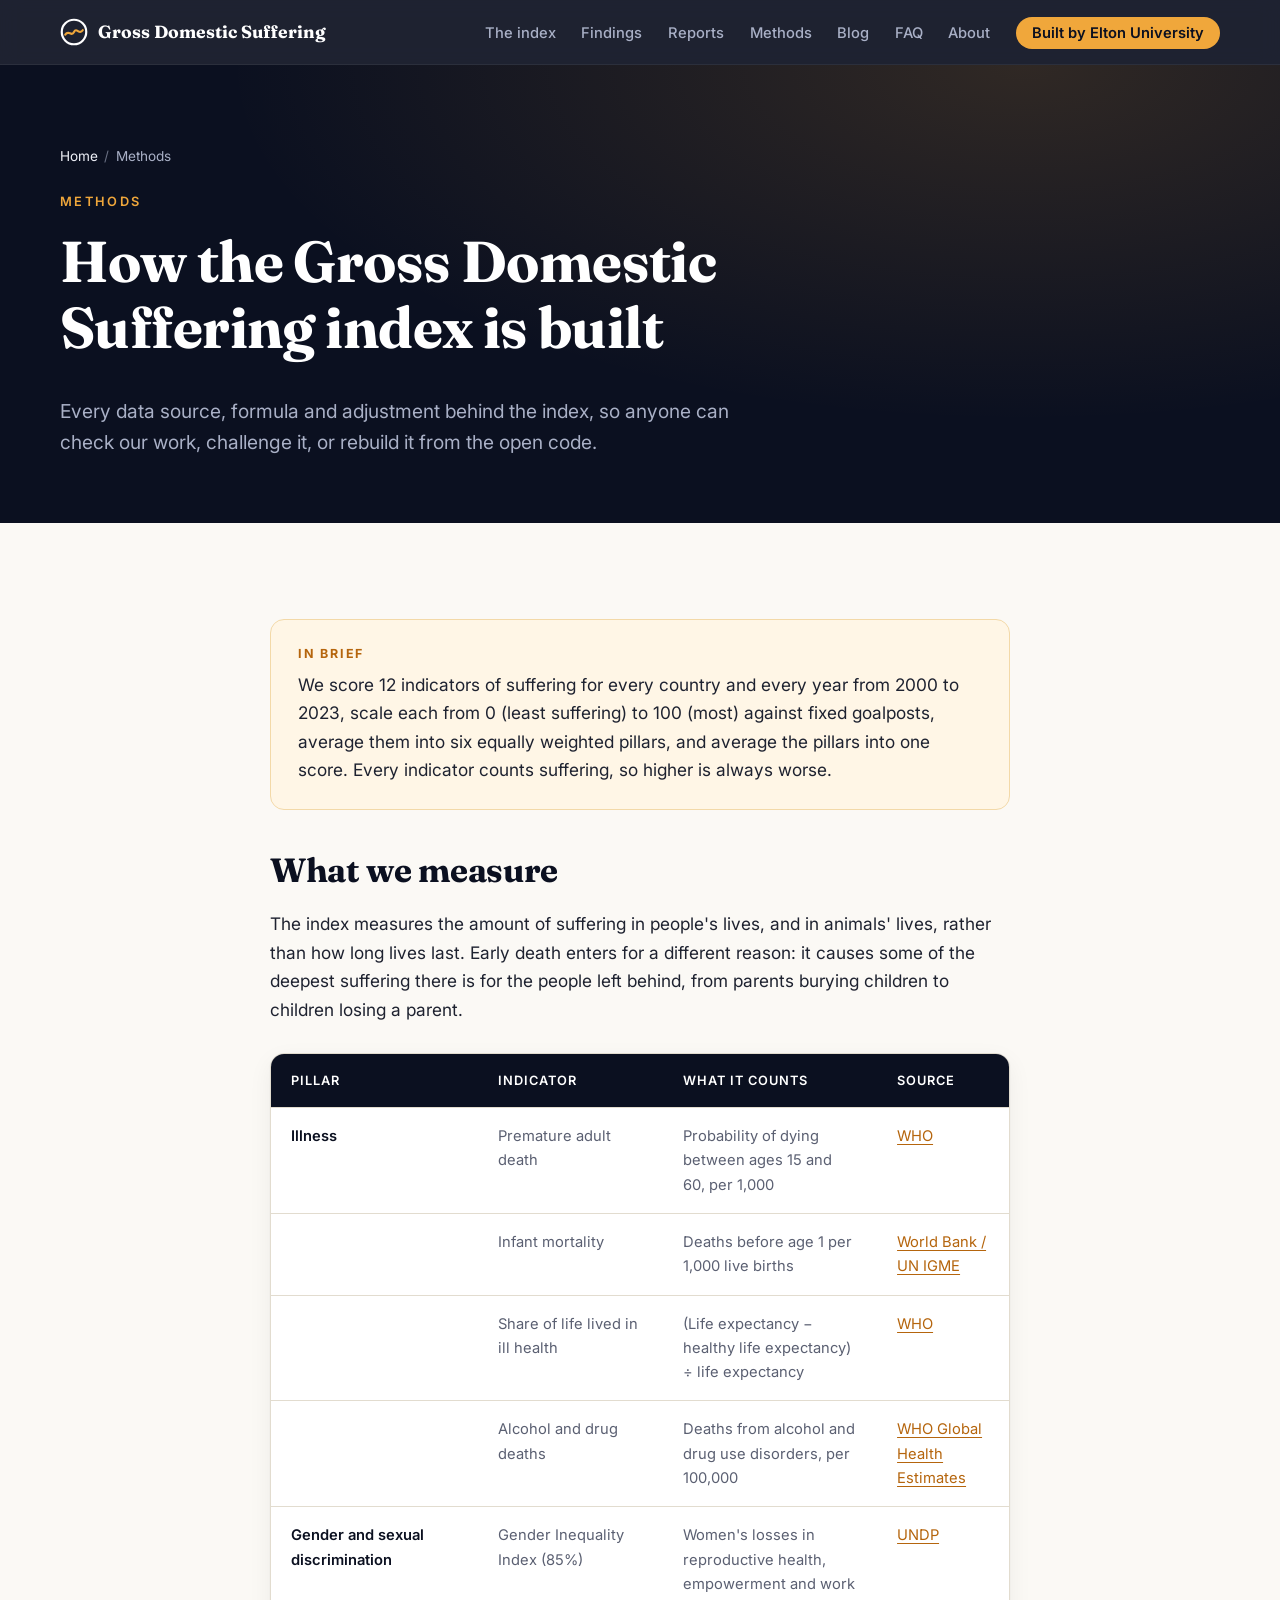
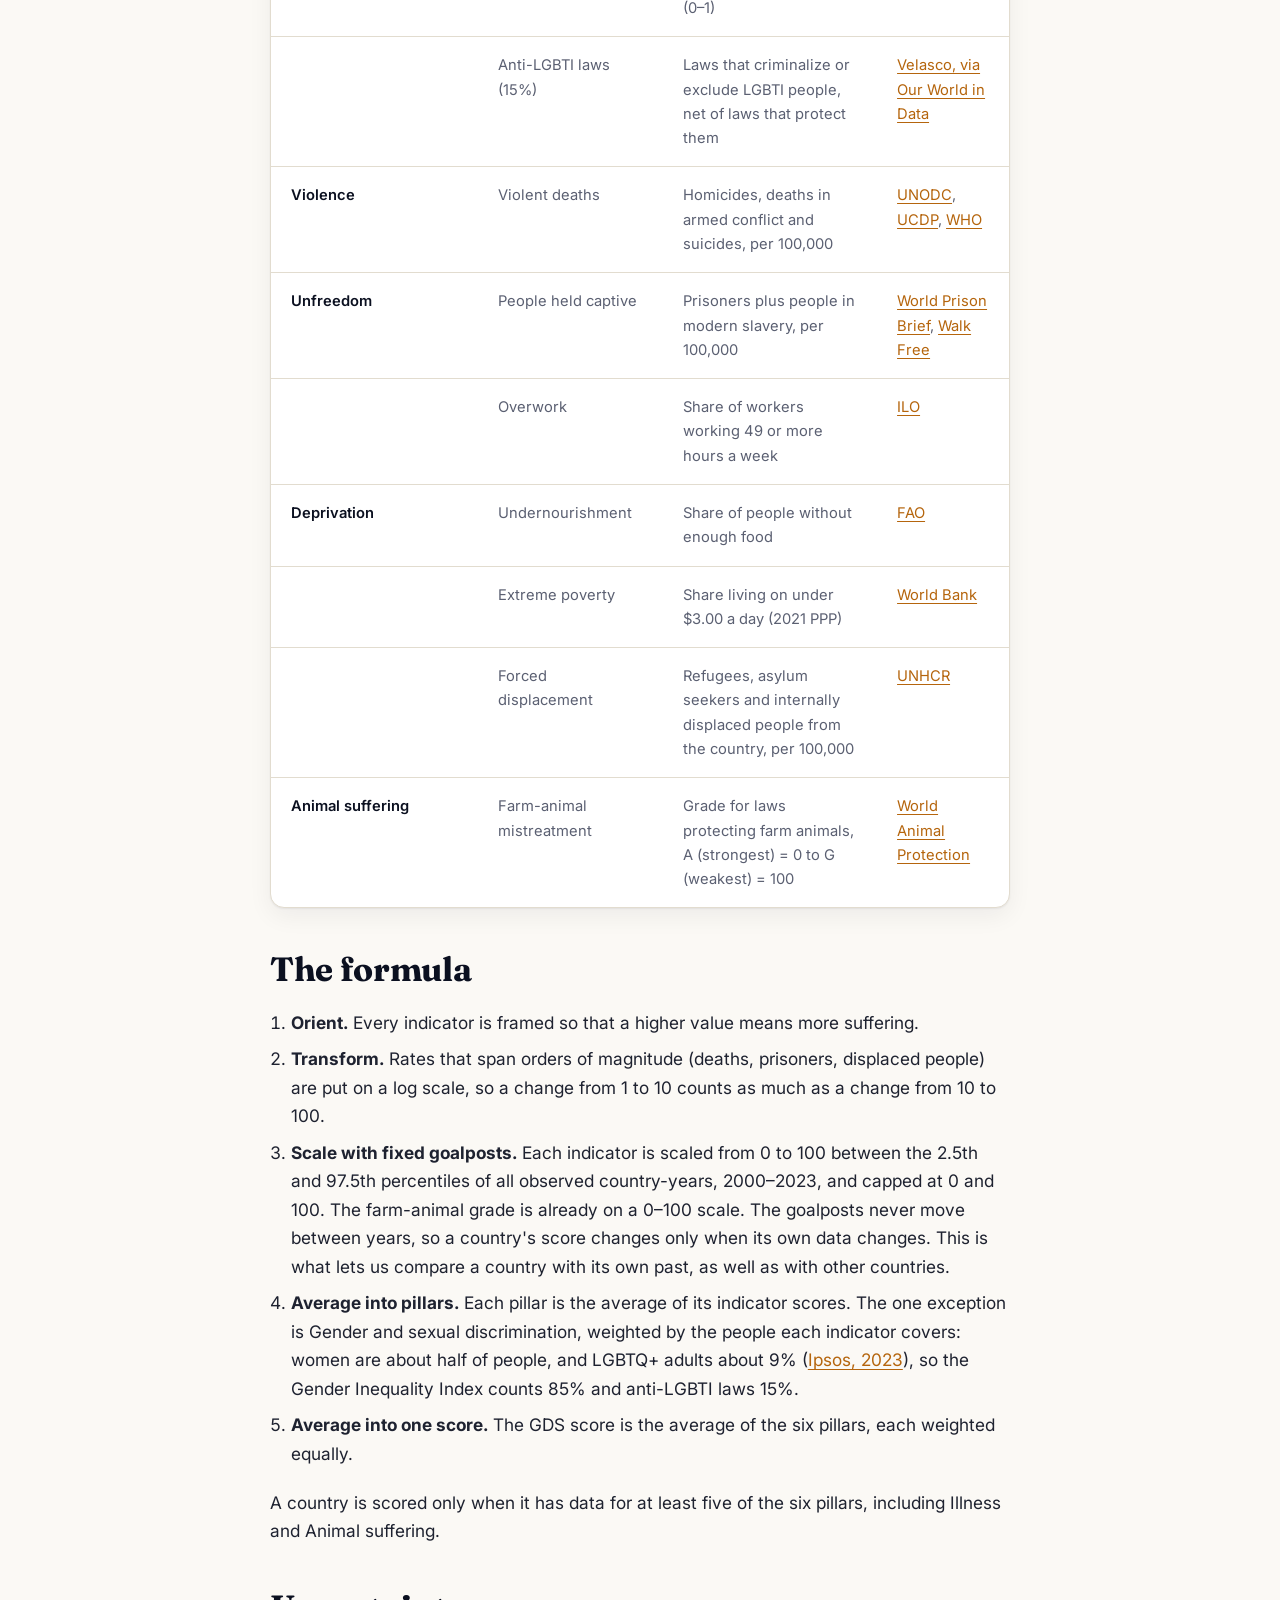
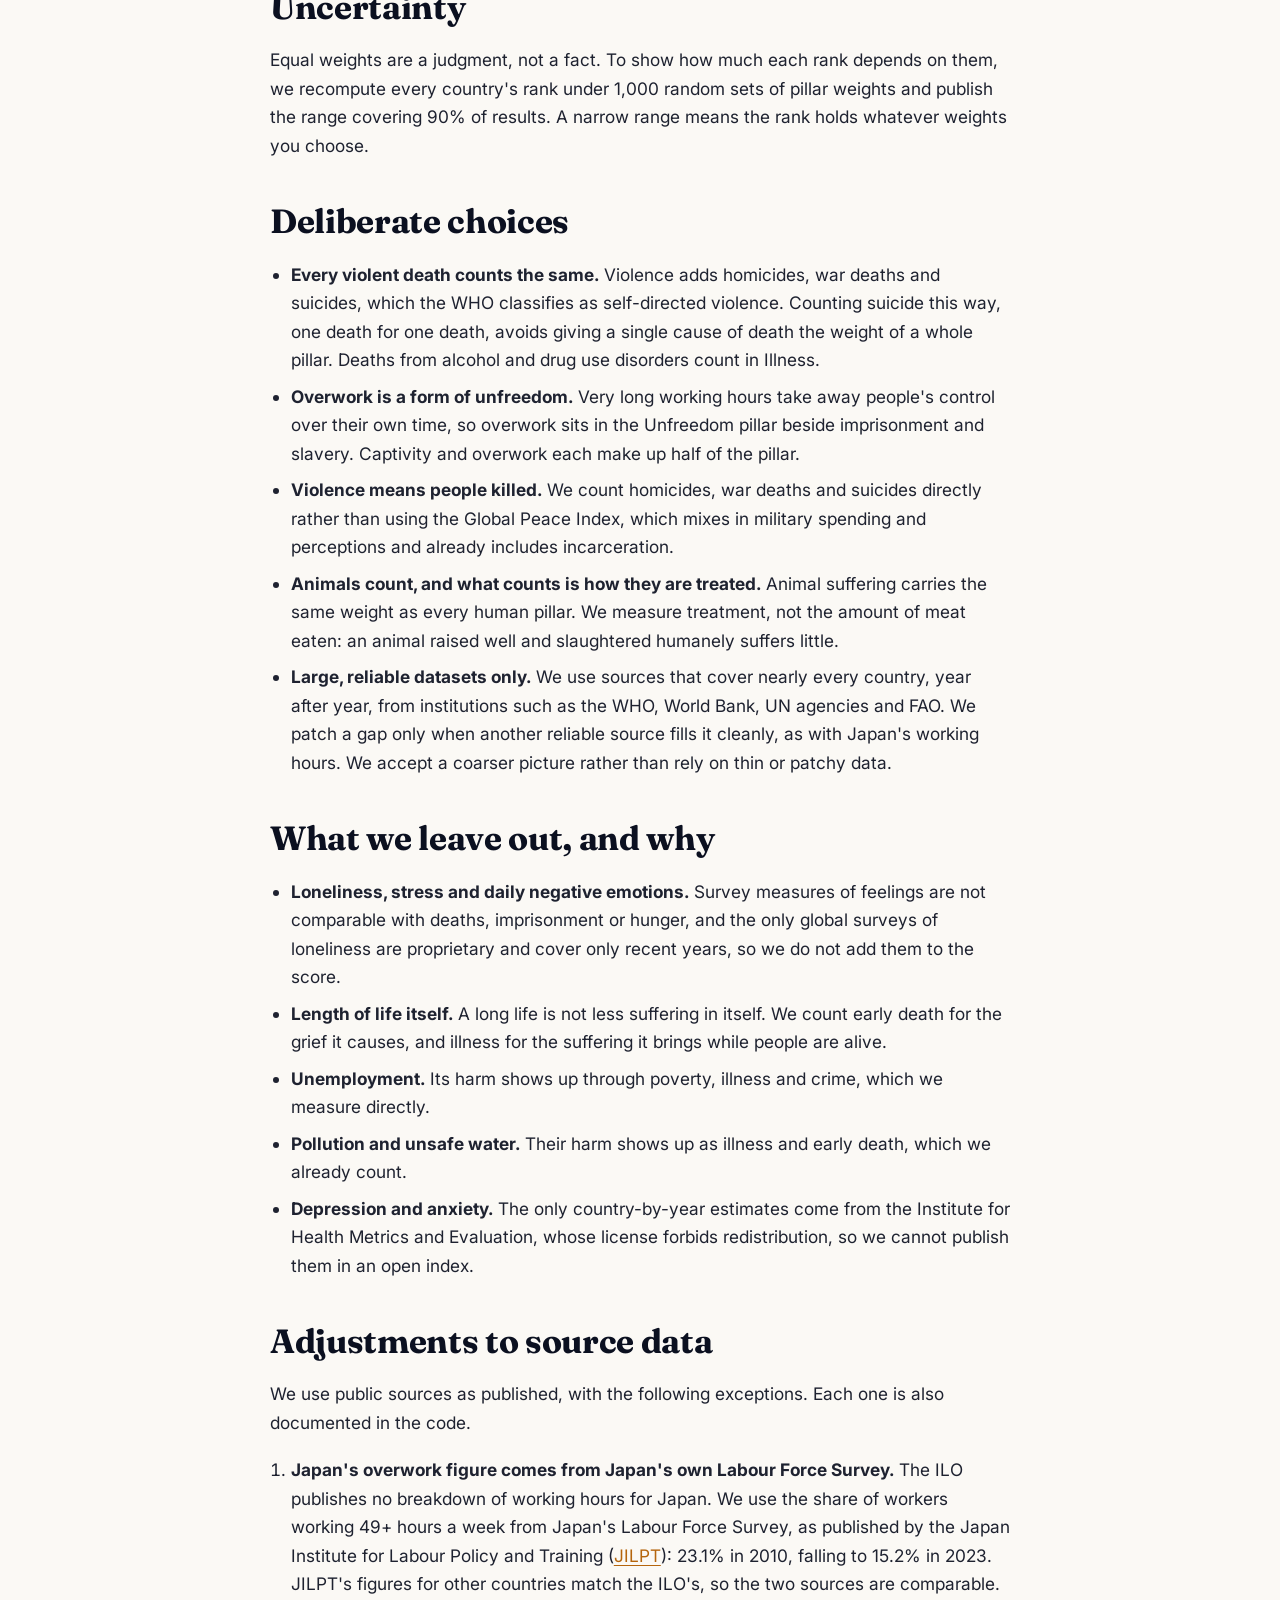
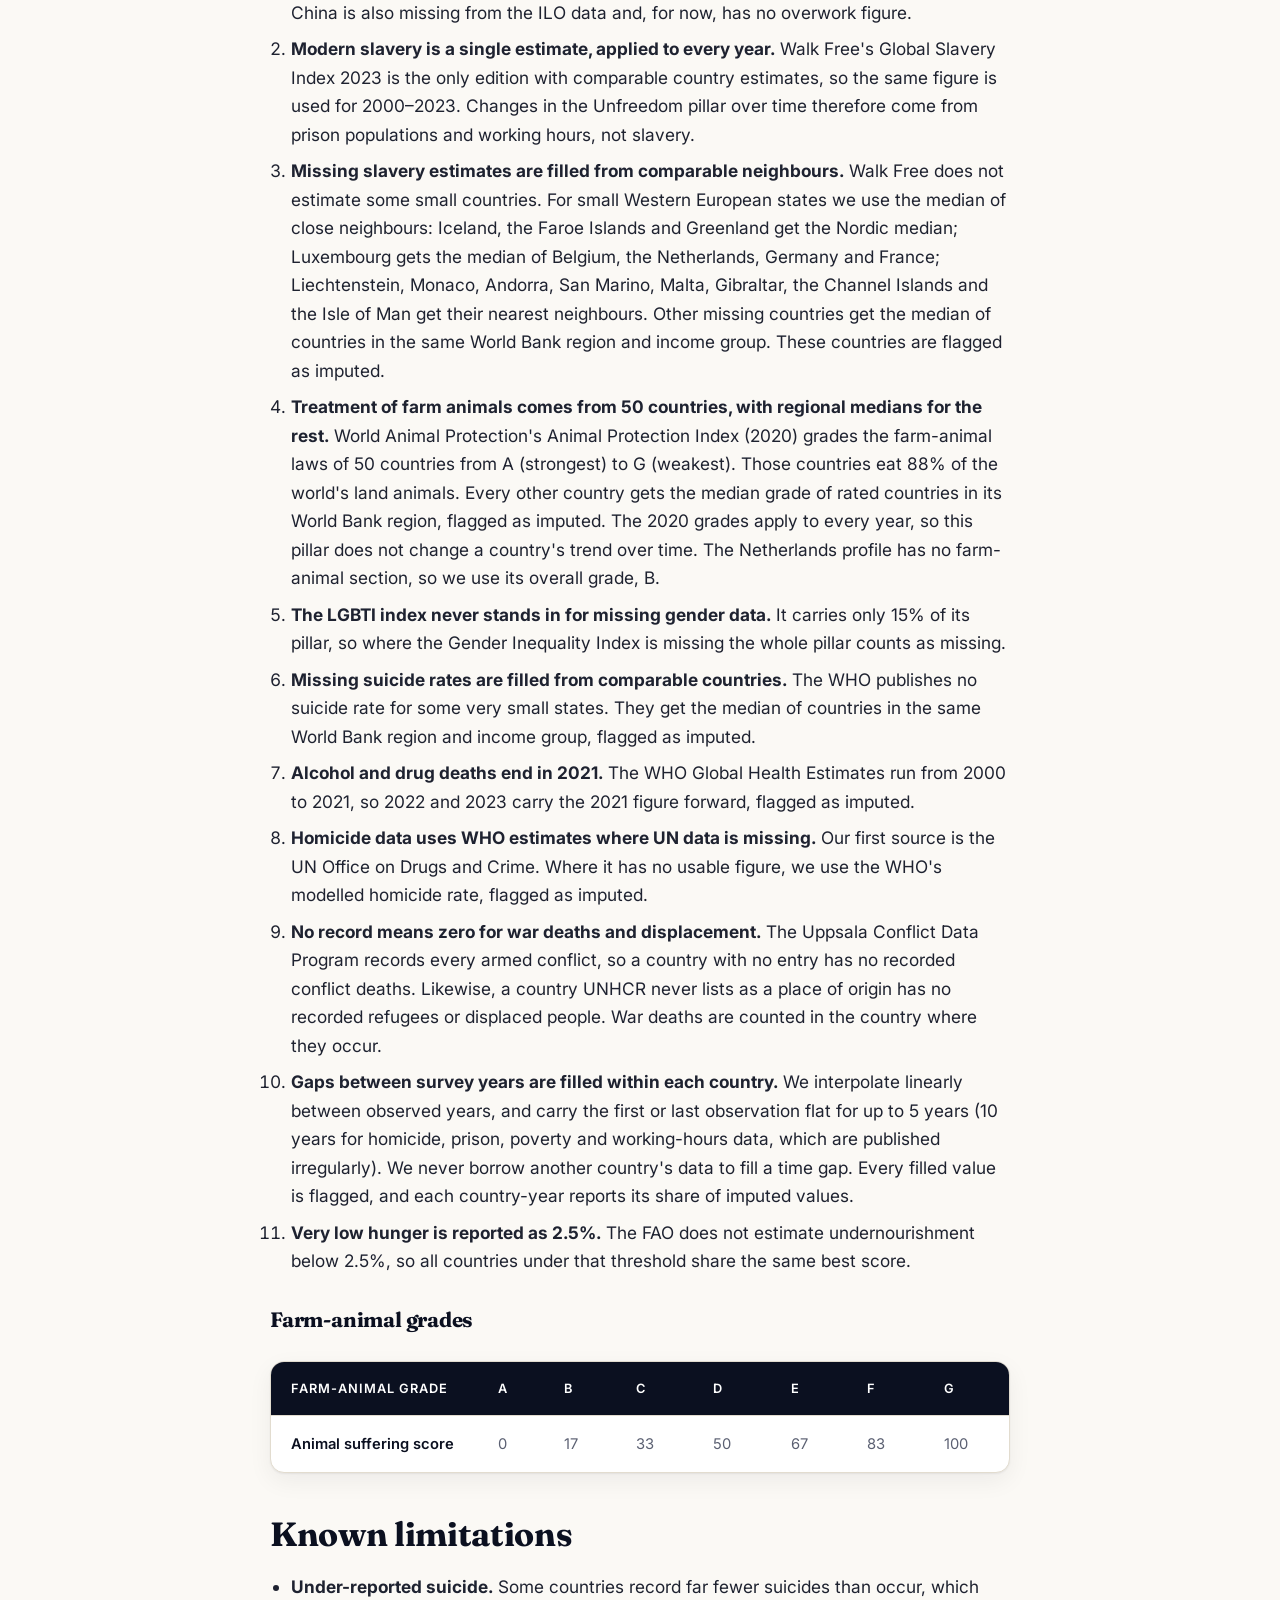
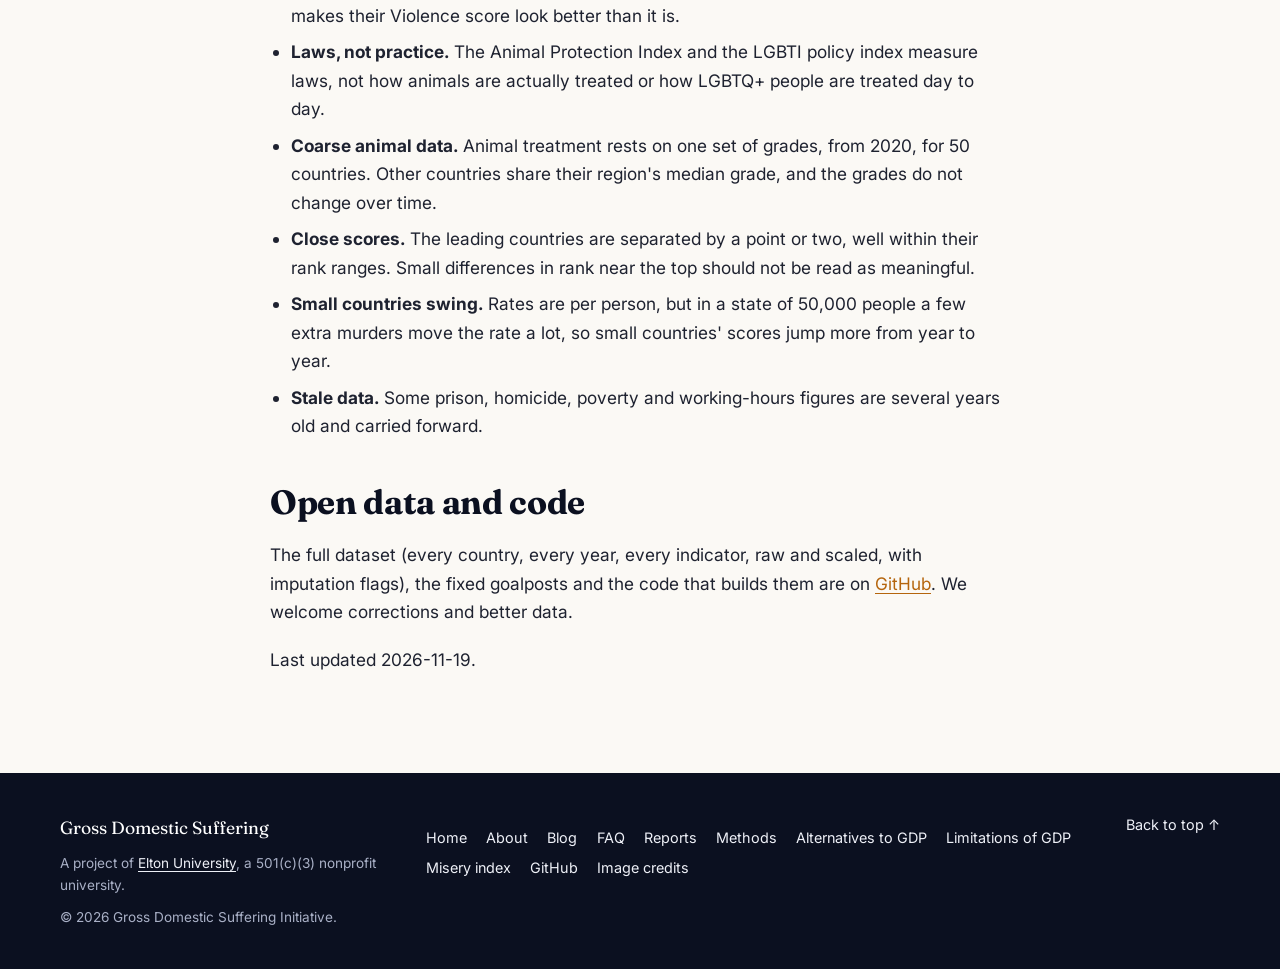
<file: methods/index.html>
<!DOCTYPE html>
<html lang="en">
<head>
    <meta charset="UTF-8">
    <meta name="viewport" content="width=device-width, initial-scale=1">
    <title>Methods: How the GDS Index Is Built | GDS</title>
    <meta name="description" content="Every data source, formula and adjustment behind the Gross Domestic Suffering index: six pillars, 12 indicators, fixed goalposts and open code.">
    <link rel="canonical" href="https://grossdomesticsuffering.org/methods/">
    <meta name="robots" content="index, follow, max-image-preview:large">
    <meta name="theme-color" content="#0b1020">

    <meta property="og:type" content="website">
    <meta property="og:site_name" content="Gross Domestic Suffering">
    <meta property="og:title" content="Methods: How the GDS Index Is Built | GDS">
    <meta property="og:description" content="Every data source, formula and adjustment behind the Gross Domestic Suffering index: six pillars, 12 indicators, fixed goalposts and open code.">
    <meta property="og:url" content="https://grossdomesticsuffering.org/methods/">
    <meta property="og:image" content="https://grossdomesticsuffering.org/images/og-image.jpg">
    <meta property="og:image:width" content="1200">
    <meta property="og:image:height" content="630">
    <meta name="twitter:card" content="summary_large_image">
    <meta name="twitter:title" content="Methods: How the GDS Index Is Built | GDS">
    <meta name="twitter:description" content="Every data source, formula and adjustment behind the Gross Domestic Suffering index: six pillars, 12 indicators, fixed goalposts and open code.">
    <meta name="twitter:image" content="https://grossdomesticsuffering.org/images/og-image.jpg">

    <link rel="icon" href="/favicon.svg" type="image/svg+xml">
    <link rel="preconnect" href="https://fonts.googleapis.com">
    <link rel="preconnect" href="https://fonts.gstatic.com" crossorigin>
    <link href="https://fonts.googleapis.com/css2?family=Fraunces:opsz,wght@9..144,500;9..144,700&family=Inter:wght@400;500;600;700&display=swap" rel="stylesheet">
    <link href="/styles.css" rel="stylesheet">

    <script type="application/ld+json">
    {
      "@context": "https://schema.org",
      "@graph": [
        {
          "@type": "Organization",
          "@id": "https://grossdomesticsuffering.org/#org",
          "name": "Gross Domestic Suffering Initiative",
          "alternateName": "GDS",
          "url": "https://grossdomesticsuffering.org/",
          "logo": "https://grossdomesticsuffering.org/favicon.svg",
          "parentOrganization": {
            "@type": "CollegeOrUniversity",
            "@id": "https://elton.university/#org",
            "name": "Elton University",
            "url": "https://elton.university",
            "nonprofitStatus": "Nonprofit501c3"
          },
          "sameAs": [
            "https://github.com/ajbraus/gds"
          ]
        },
        {
          "@type": "WebPage",
          "@id": "https://grossdomesticsuffering.org/methods/#page",
          "url": "https://grossdomesticsuffering.org/methods/",
          "name": "How the Gross Domestic Suffering index is built",
          "dateModified": "2026-11-19",
          "about": {
            "@id": "https://grossdomesticsuffering.org/#org"
          }
        },
        {
          "@type": "BreadcrumbList",
          "itemListElement": [
            {
              "@type": "ListItem",
              "position": 1,
              "name": "Home",
              "item": "https://grossdomesticsuffering.org/"
            },
            {
              "@type": "ListItem",
              "position": 2,
              "name": "Methods",
              "item": "https://grossdomesticsuffering.org/methods/"
            }
          ]
        }
      ]
    }
    </script>
</head>
<body>
    <a class="skip-link" href="#main">Skip to content</a>

    <header class="site-header" id="top">
        <nav class="nav container" aria-label="Main">
            <a class="brand" href="/" aria-label="Gross Domestic Suffering home">
                <svg class="brand-mark" viewBox="0 0 32 32" aria-hidden="true"><circle cx="16" cy="16" r="14" fill="none" stroke="currentColor" stroke-width="2.5"/><path d="M6 19c4-6 7 3 10-3s6 4 10-2" fill="none" stroke="#f0a73b" stroke-width="2.5" stroke-linecap="round"/></svg>
                <span>Gross Domestic Suffering</span>
            </a>
            <button class="nav-toggle" aria-expanded="false" aria-controls="nav-links" aria-label="Open menu">
                <span></span><span></span><span></span>
            </button>
            <ul class="nav-links" id="nav-links">
                <li><a href="/#framework">The index</a></li>
                <li><a href="/#prototype">Findings</a></li>
                <li><a href="/reports/">Reports</a></li>
                <li><a href="/methods/" aria-current="page">Methods</a></li>
                <li><a href="/blog/">Blog</a></li>
                <li><a href="/faq/">FAQ</a></li>
                <li><a href="/about/">About</a></li>
                <li><a class="nav-cta" href="https://elton.university" target="_blank" rel="noopener">Built by Elton University</a></li>
            </ul>
        </nav>
    </header>

    <main id="main">
        <section class="page-hero">
            <div class="container">
                <nav class="breadcrumbs" aria-label="Breadcrumb"><ol><li><a href="/">Home</a></li><li aria-current="page">Methods</li></ol></nav>
                <p class="eyebrow">Methods</p>
                <h1>How the Gross Domestic Suffering index is built</h1>
                <p class="page-lead">Every data source, formula and adjustment behind the index, so anyone can check our work, challenge it, or rebuild it from the open code.</p>
            </div>
        </section>
        <div class="prose">
            <div class="callout tldr">
                <strong>In brief</strong>
                <p>We score 12 indicators of suffering for every country and every year from 2000 to 2023, scale each from 0 (least suffering) to 100 (most) against fixed goalposts, average them into six equally weighted pillars, and average the pillars into one score. Every indicator counts suffering, so higher is always worse.</p>
            </div>

            <h2>What we measure</h2>
            <p>The index measures the amount of suffering in people's lives, and in animals' lives, rather than how long lives last. Early death enters for a different reason: it causes some of the deepest suffering there is for the people left behind, from parents burying children to children losing a parent.</p>
            <div class="table-wrap">
                <table class="compare">
                    <thead><tr><th scope="col">Pillar</th><th scope="col">Indicator</th><th scope="col">What it counts</th><th scope="col">Source</th></tr></thead>
                    <tbody>
                        <tr><th scope="row">Illness</th><td>Premature adult death</td><td>Probability of dying between ages 15 and 60, per 1,000</td><td><a href="https://www.who.int/data/gho/data/indicators/indicator-details/GHO/adult-mortality-rate-(probability-of-dying-between-15-and-60-years-per-1000-population)" target="_blank" rel="noopener">WHO</a></td></tr>
                        <tr><th scope="row"></th><td>Infant mortality</td><td>Deaths before age 1 per 1,000 live births</td><td><a href="https://data.worldbank.org/indicator/SP.DYN.IMRT.IN" target="_blank" rel="noopener">World Bank / UN IGME</a></td></tr>
                        <tr><th scope="row"></th><td>Share of life lived in ill health</td><td>(Life expectancy − healthy life expectancy) ÷ life expectancy</td><td><a href="https://www.who.int/data/gho/data/themes/mortality-and-global-health-estimates/ghe-life-expectancy-and-healthy-life-expectancy" target="_blank" rel="noopener">WHO</a></td></tr>
                        <tr><th scope="row"></th><td>Alcohol and drug deaths</td><td>Deaths from alcohol and drug use disorders, per 100,000</td><td><a href="https://ourworldindata.org/grapher/death-rates-substance-disorders-who" target="_blank" rel="noopener">WHO Global Health Estimates</a></td></tr>
                        <tr><th scope="row">Gender and sexual discrimination</th><td>Gender Inequality Index (85%)</td><td>Women's losses in reproductive health, empowerment and work (0–1)</td><td><a href="https://hdr.undp.org/data-center/thematic-composite-indices/gender-inequality-index#/indicies/GII" target="_blank" rel="noopener">UNDP</a></td></tr>
                        <tr><th scope="row"></th><td>Anti-LGBTI laws (15%)</td><td>Laws that criminalize or exclude LGBTI people, net of laws that protect them</td><td><a href="https://ourworldindata.org/grapher/lgbt-rights-index" target="_blank" rel="noopener">Velasco, via Our World in Data</a></td></tr>
                        <tr><th scope="row">Violence</th><td>Violent deaths</td><td>Homicides, deaths in armed conflict and suicides, per 100,000</td><td><a href="https://dataunodc.un.org/" target="_blank" rel="noopener">UNODC</a>, <a href="https://ucdp.uu.se/" target="_blank" rel="noopener">UCDP</a>, <a href="https://www.who.int/data/gho/data/indicators/indicator-details/GHO/age-standardized-suicide-rates-(per-100-000-population)" target="_blank" rel="noopener">WHO</a></td></tr>
                        <tr><th scope="row">Unfreedom</th><td>People held captive</td><td>Prisoners plus people in modern slavery, per 100,000</td><td><a href="https://www.prisonstudies.org/" target="_blank" rel="noopener">World Prison Brief</a>, <a href="https://www.walkfree.org/global-slavery-index/" target="_blank" rel="noopener">Walk Free</a></td></tr>
                        <tr><th scope="row"></th><td>Overwork</td><td>Share of workers working 49 or more hours a week</td><td><a href="https://ilostat.ilo.org/" target="_blank" rel="noopener">ILO</a></td></tr>
                        <tr><th scope="row">Deprivation</th><td>Undernourishment</td><td>Share of people without enough food</td><td><a href="https://data.worldbank.org/indicator/SN.ITK.DEFC.ZS" target="_blank" rel="noopener">FAO</a></td></tr>
                        <tr><th scope="row"></th><td>Extreme poverty</td><td>Share living on under $3.00 a day (2021 PPP)</td><td><a href="https://data.worldbank.org/indicator/SI.POV.DDAY" target="_blank" rel="noopener">World Bank</a></td></tr>
                        <tr><th scope="row"></th><td>Forced displacement</td><td>Refugees, asylum seekers and internally displaced people from the country, per 100,000</td><td><a href="https://www.unhcr.org/refugee-statistics/" target="_blank" rel="noopener">UNHCR</a></td></tr>
                        <tr><th scope="row">Animal suffering</th><td>Farm-animal mistreatment</td><td>Grade for laws protecting farm animals, A (strongest) = 0 to G (weakest) = 100</td><td><a href="https://api.worldanimalprotection.org/" target="_blank" rel="noopener">World Animal Protection</a></td></tr>
                    </tbody>
                </table>
            </div>

            <h2>The formula</h2>
            <ol>
                <li><strong>Orient.</strong> Every indicator is framed so that a higher value means more suffering.</li>
                <li><strong>Transform.</strong> Rates that span orders of magnitude (deaths, prisoners, displaced people) are put on a log scale, so a change from 1 to 10 counts as much as a change from 10 to 100.</li>
                <li><strong>Scale with fixed goalposts.</strong> Each indicator is scaled from 0 to 100 between the 2.5th and 97.5th percentiles of all observed country-years, 2000–2023, and capped at 0 and 100. The farm-animal grade is already on a 0–100 scale. The goalposts never move between years, so a country's score changes only when its own data changes. This is what lets us compare a country with its own past, as well as with other countries.</li>
                <li><strong>Average into pillars.</strong> Each pillar is the average of its indicator scores. The one exception is Gender and sexual discrimination, weighted by the people each indicator covers: women are about half of people, and LGBTQ+ adults about 9% (<a href="https://www.ipsos.com/en/pride-month-2023-9-percent-of-adults-identify-as-lgbt">Ipsos, 2023</a>), so the Gender Inequality Index counts 85% and anti-LGBTI laws 15%.</li>
                <li><strong>Average into one score.</strong> The GDS score is the average of the six pillars, each weighted equally.</li>
            </ol>
            <p>A country is scored only when it has data for at least five of the six pillars, including Illness and Animal suffering.</p>

            <h2>Uncertainty</h2>
            <p>Equal weights are a judgment, not a fact. To show how much each rank depends on them, we recompute every country's rank under 1,000 random sets of pillar weights and publish the range covering 90% of results. A narrow range means the rank holds whatever weights you choose.</p>

            <h2>Deliberate choices</h2>
            <ul>
                <li><strong>Every violent death counts the same.</strong> Violence adds homicides, war deaths and suicides, which the WHO classifies as self-directed violence. Counting suicide this way, one death for one death, avoids giving a single cause of death the weight of a whole pillar. Deaths from alcohol and drug use disorders count in Illness.</li>
                <li><strong>Overwork is a form of unfreedom.</strong> Very long working hours take away people's control over their own time, so overwork sits in the Unfreedom pillar beside imprisonment and slavery. Captivity and overwork each make up half of the pillar.</li>
                <li><strong>Violence means people killed.</strong> We count homicides, war deaths and suicides directly rather than using the Global Peace Index, which mixes in military spending and perceptions and already includes incarceration.</li>
                <li><strong>Animals count, and what counts is how they are treated.</strong> Animal suffering carries the same weight as every human pillar. We measure treatment, not the amount of meat eaten: an animal raised well and slaughtered humanely suffers little.</li>
                <li><strong>Large, reliable datasets only.</strong> We use sources that cover nearly every country, year after year, from institutions such as the WHO, World Bank, UN agencies and FAO. We patch a gap only when another reliable source fills it cleanly, as with Japan's working hours. We accept a coarser picture rather than rely on thin or patchy data.</li>
            </ul>

            <h2>What we leave out, and why</h2>
            <ul>
                <li><strong>Loneliness, stress and daily negative emotions.</strong> Survey measures of feelings are not comparable with deaths, imprisonment or hunger, and the only global surveys of loneliness are proprietary and cover only recent years, so we do not add them to the score.</li>
                <li><strong>Length of life itself.</strong> A long life is not less suffering in itself. We count early death for the grief it causes, and illness for the suffering it brings while people are alive.</li>
                <li><strong>Unemployment.</strong> Its harm shows up through poverty, illness and crime, which we measure directly.</li>
                <li><strong>Pollution and unsafe water.</strong> Their harm shows up as illness and early death, which we already count.</li>
                <li><strong>Depression and anxiety.</strong> The only country-by-year estimates come from the Institute for Health Metrics and Evaluation, whose license forbids redistribution, so we cannot publish them in an open index.</li>
            </ul>

            <h2>Adjustments to source data</h2>
            <p>We use public sources as published, with the following exceptions. Each one is also documented in the code.</p>
            <ol>
                <li><strong>Japan's overwork figure comes from Japan's own Labour Force Survey.</strong> The ILO publishes no breakdown of working hours for Japan. We use the share of workers working 49+ hours a week from Japan's Labour Force Survey, as published by the Japan Institute for Labour Policy and Training (<a href="https://www.jil.go.jp/english/jli/documents/2025/054-05.pdf" target="_blank" rel="noopener">JILPT</a>): 23.1% in 2010, falling to 15.2% in 2023. JILPT's figures for other countries match the ILO's, so the two sources are comparable. China is also missing from the ILO data and, for now, has no overwork figure.</li>
                <li><strong>Modern slavery is a single estimate, applied to every year.</strong> Walk Free's Global Slavery Index 2023 is the only edition with comparable country estimates, so the same figure is used for 2000–2023. Changes in the Unfreedom pillar over time therefore come from prison populations and working hours, not slavery.</li>
                <li><strong>Missing slavery estimates are filled from comparable neighbours.</strong> Walk Free does not estimate some small countries. For small Western European states we use the median of close neighbours: Iceland, the Faroe Islands and Greenland get the Nordic median; Luxembourg gets the median of Belgium, the Netherlands, Germany and France; Liechtenstein, Monaco, Andorra, San Marino, Malta, Gibraltar, the Channel Islands and the Isle of Man get their nearest neighbours. Other missing countries get the median of countries in the same World Bank region and income group. These countries are flagged as imputed.</li>
                <li><strong>Treatment of farm animals comes from 50 countries, with regional medians for the rest.</strong> World Animal Protection's Animal Protection Index (2020) grades the farm-animal laws of 50 countries from A (strongest) to G (weakest). Those countries eat 88% of the world's land animals. Every other country gets the median grade of rated countries in its World Bank region, flagged as imputed. The 2020 grades apply to every year, so this pillar does not change a country's trend over time. The Netherlands profile has no farm-animal section, so we use its overall grade, B.</li>
                <li><strong>The LGBTI index never stands in for missing gender data.</strong> It carries only 15% of its pillar, so where the Gender Inequality Index is missing the whole pillar counts as missing.</li>
                <li><strong>Missing suicide rates are filled from comparable countries.</strong> The WHO publishes no suicide rate for some very small states. They get the median of countries in the same World Bank region and income group, flagged as imputed.</li>
                <li><strong>Alcohol and drug deaths end in 2021.</strong> The WHO Global Health Estimates run from 2000 to 2021, so 2022 and 2023 carry the 2021 figure forward, flagged as imputed.</li>
                <li><strong>Homicide data uses WHO estimates where UN data is missing.</strong> Our first source is the UN Office on Drugs and Crime. Where it has no usable figure, we use the WHO's modelled homicide rate, flagged as imputed.</li>
                <li><strong>No record means zero for war deaths and displacement.</strong> The Uppsala Conflict Data Program records every armed conflict, so a country with no entry has no recorded conflict deaths. Likewise, a country UNHCR never lists as a place of origin has no recorded refugees or displaced people. War deaths are counted in the country where they occur.</li>
                <li><strong>Gaps between survey years are filled within each country.</strong> We interpolate linearly between observed years, and carry the first or last observation flat for up to 5 years (10 years for homicide, prison, poverty and working-hours data, which are published irregularly). We never borrow another country's data to fill a time gap. Every filled value is flagged, and each country-year reports its share of imputed values.</li>
                <li><strong>Very low hunger is reported as 2.5%.</strong> The FAO does not estimate undernourishment below 2.5%, so all countries under that threshold share the same best score.</li>
            </ol>


            <h3>Farm-animal grades</h3>
            <div class="table-wrap">
                <table class="compare">
                    <thead><tr><th scope="col">Farm-animal grade</th><th scope="col">A</th><th scope="col">B</th><th scope="col">C</th><th scope="col">D</th><th scope="col">E</th><th scope="col">F</th><th scope="col">G</th></tr></thead>
                    <tbody>
                        <tr><th scope="row">Animal suffering score</th><td>0</td><td>17</td><td>33</td><td>50</td><td>67</td><td>83</td><td>100</td></tr>
                    </tbody>
                </table>
            </div>

            <h2>Known limitations</h2>
            <ul>
                <li><strong>Under-reported suicide.</strong> Some countries record far fewer suicides than occur, which makes their Violence score look better than it is.</li>
                <li><strong>Laws, not practice.</strong> The Animal Protection Index and the LGBTI policy index measure laws, not how animals are actually treated or how LGBTQ+ people are treated day to day.</li>
                <li><strong>Coarse animal data.</strong> Animal treatment rests on one set of grades, from 2020, for 50 countries. Other countries share their region's median grade, and the grades do not change over time.</li>
                <li><strong>Close scores.</strong> The leading countries are separated by a point or two, well within their rank ranges. Small differences in rank near the top should not be read as meaningful.</li>
                <li><strong>Small countries swing.</strong> Rates are per person, but in a state of 50,000 people a few extra murders move the rate a lot, so small countries' scores jump more from year to year.</li>
                <li><strong>Stale data.</strong> Some prison, homicide, poverty and working-hours figures are several years old and carried forward.</li>
            </ul>

            <h2>Open data and code</h2>
            <p>The full dataset (every country, every year, every indicator, raw and scaled, with imputation flags), the fixed goalposts and the code that builds them are on <a href="https://github.com/ajbraus/gds" target="_blank" rel="noopener">GitHub</a>. We welcome corrections and better data.</p>
            <p class="meta">Last updated 2026-11-19.</p>
        </div>
    </main>

    <footer class="site-footer">
        <div class="container footer-inner">
            <div>
                <p class="footer-brand">Gross Domestic Suffering</p>
                <p class="footer-note">A project of <a href="https://elton.university" target="_blank" rel="noopener">Elton University</a>, a 501(c)(3) nonprofit university.</p>
                <p class="footer-note">&copy; 2026 Gross Domestic Suffering Initiative.</p>
            </div>
            <ul class="footer-links" aria-label="Footer">
                <li><a href="/">Home</a></li>
                <li><a href="/about/">About</a></li>
                <li><a href="/blog/">Blog</a></li>
                <li><a href="/faq/">FAQ</a></li>
                <li><a href="/reports/">Reports</a></li>
                <li><a href="/methods/">Methods</a></li>
                <li><a href="/blog/alternative-to-gdp/">Alternatives to GDP</a></li>
                <li><a href="/blog/limitations-of-gdp/">Limitations of GDP</a></li>
                <li><a href="/blog/misery-index/">Misery index</a></li>
                <li><a href="https://github.com/ajbraus/gds" target="_blank" rel="noopener">GitHub</a></li>
                <li><a href="/about/#credits">Image credits</a></li>
            </ul>
            <a class="to-top" href="#top">Back to top ↑</a>
        </div>
    </footer>

    <script>
        const toggle = document.querySelector('.nav-toggle');
        const links = document.getElementById('nav-links');
        toggle.addEventListener('click', () => {
            const open = toggle.getAttribute('aria-expanded') === 'true';
            toggle.setAttribute('aria-expanded', String(!open));
            links.classList.toggle('open', !open);
        });
        links.addEventListener('click', e => {
            if (e.target.tagName === 'A') {
                toggle.setAttribute('aria-expanded', 'false');
                links.classList.remove('open');
            }
        });
    </script>
</body>
</html>
</file>
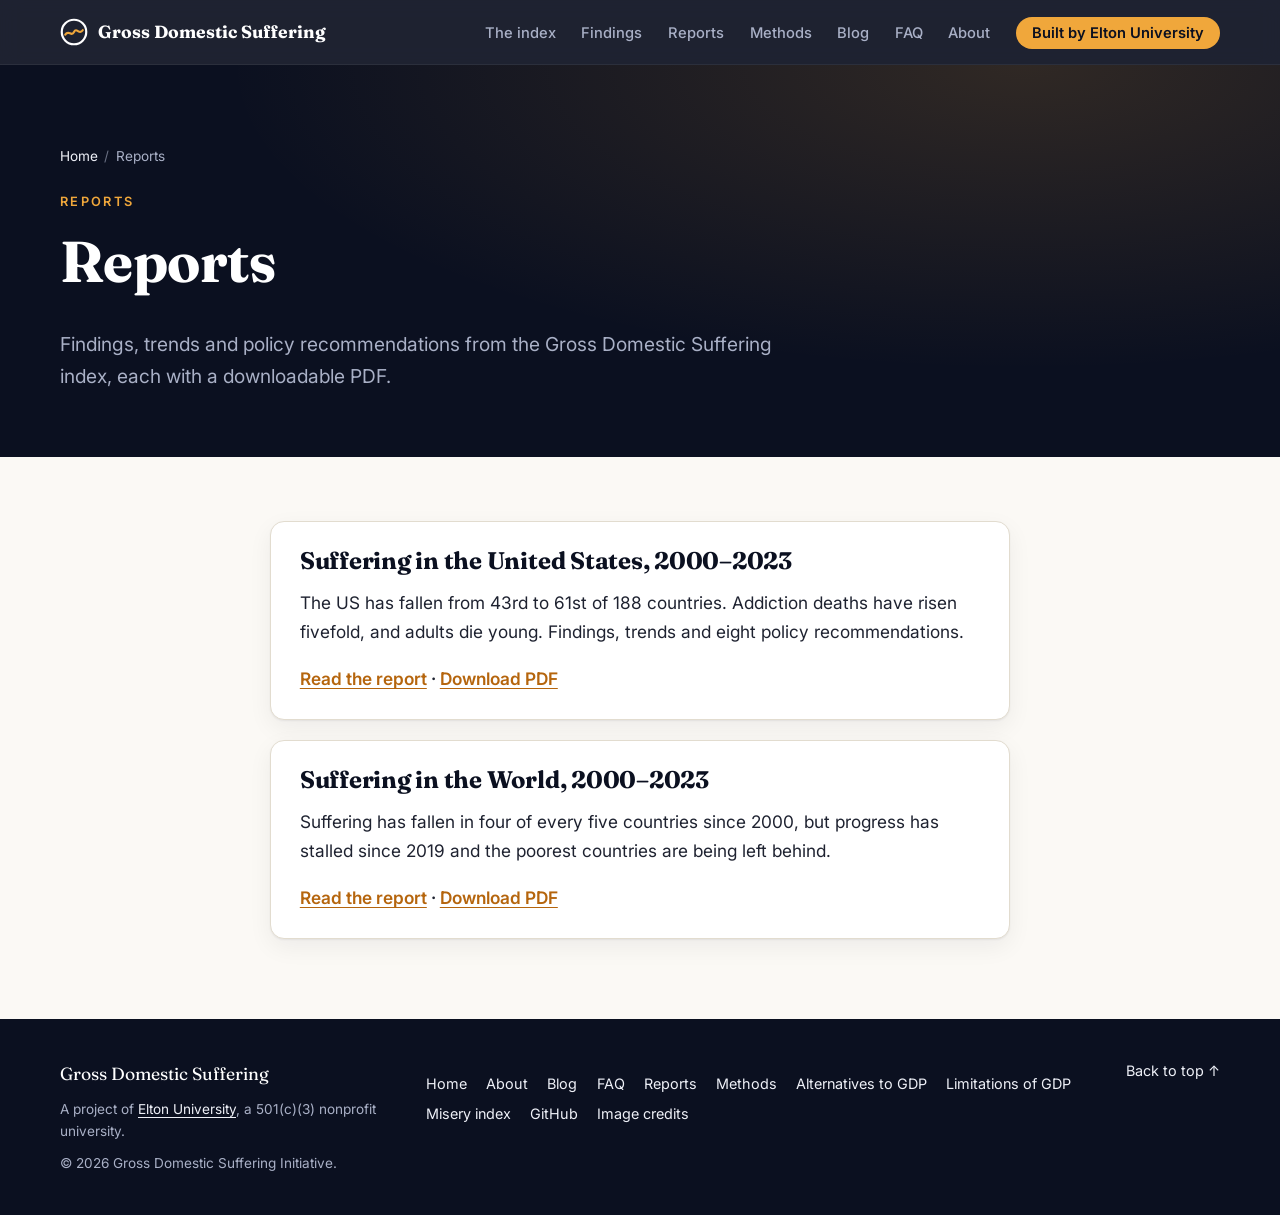
<file: reports/index.html>
<!DOCTYPE html>
<html lang="en">
<head>
    <meta charset="UTF-8">
    <meta name="viewport" content="width=device-width, initial-scale=1">
    <title>Reports: Suffering in the US and the World | GDS</title>
    <meta name="description" content="Findings, trends and policy recommendations from the Gross Domestic Suffering index, for the United States and the world, with downloadable PDFs.">
    <link rel="canonical" href="https://grossdomesticsuffering.org/reports/">
    <meta name="robots" content="index, follow, max-image-preview:large">
    <meta name="theme-color" content="#0b1020">

    <meta property="og:type" content="website">
    <meta property="og:site_name" content="Gross Domestic Suffering">
    <meta property="og:title" content="Reports: Suffering in the US and the World | GDS">
    <meta property="og:description" content="Findings, trends and policy recommendations from the Gross Domestic Suffering index, for the United States and the world, with downloadable PDFs.">
    <meta property="og:url" content="https://grossdomesticsuffering.org/reports/">
    <meta property="og:image" content="https://grossdomesticsuffering.org/images/og-image.jpg">
    <meta property="og:image:width" content="1200">
    <meta property="og:image:height" content="630">
    <meta name="twitter:card" content="summary_large_image">
    <meta name="twitter:title" content="Reports: Suffering in the US and the World | GDS">
    <meta name="twitter:description" content="Findings, trends and policy recommendations from the Gross Domestic Suffering index, for the United States and the world, with downloadable PDFs.">
    <meta name="twitter:image" content="https://grossdomesticsuffering.org/images/og-image.jpg">

    <link rel="icon" href="/favicon.svg" type="image/svg+xml">
    <link rel="preconnect" href="https://fonts.googleapis.com">
    <link rel="preconnect" href="https://fonts.gstatic.com" crossorigin>
    <link href="https://fonts.googleapis.com/css2?family=Fraunces:opsz,wght@9..144,500;9..144,700&family=Inter:wght@400;500;600;700&display=swap" rel="stylesheet">
    <link href="/styles.css" rel="stylesheet">

    <script type="application/ld+json">
    {
      "@context": "https://schema.org",
      "@graph": [
        {
          "@type": "Organization",
          "@id": "https://grossdomesticsuffering.org/#org",
          "name": "Gross Domestic Suffering Initiative",
          "alternateName": "GDS",
          "url": "https://grossdomesticsuffering.org/",
          "logo": "https://grossdomesticsuffering.org/favicon.svg",
          "parentOrganization": {
            "@type": "CollegeOrUniversity",
            "@id": "https://elton.university/#org",
            "name": "Elton University",
            "url": "https://elton.university",
            "nonprofitStatus": "Nonprofit501c3"
          },
          "sameAs": [
            "https://github.com/ajbraus/gds"
          ]
        },
        {
          "@type": "CollectionPage",
          "@id": "https://grossdomesticsuffering.org/reports/#page",
          "url": "https://grossdomesticsuffering.org/reports/",
          "name": "Gross Domestic Suffering reports"
        },
        {
          "@type": "BreadcrumbList",
          "itemListElement": [
            {
              "@type": "ListItem",
              "position": 1,
              "name": "Home",
              "item": "https://grossdomesticsuffering.org/"
            },
            {
              "@type": "ListItem",
              "position": 2,
              "name": "Reports",
              "item": "https://grossdomesticsuffering.org/reports/"
            }
          ]
        }
      ]
    }
    </script>
</head>
<body>
    <a class="skip-link" href="#main">Skip to content</a>

    <header class="site-header" id="top">
        <nav class="nav container" aria-label="Main">
            <a class="brand" href="/" aria-label="Gross Domestic Suffering home">
                <svg class="brand-mark" viewBox="0 0 32 32" aria-hidden="true"><circle cx="16" cy="16" r="14" fill="none" stroke="currentColor" stroke-width="2.5"/><path d="M6 19c4-6 7 3 10-3s6 4 10-2" fill="none" stroke="#f0a73b" stroke-width="2.5" stroke-linecap="round"/></svg>
                <span>Gross Domestic Suffering</span>
            </a>
            <button class="nav-toggle" aria-expanded="false" aria-controls="nav-links" aria-label="Open menu">
                <span></span><span></span><span></span>
            </button>
            <ul class="nav-links" id="nav-links">
                <li><a href="/#framework">The index</a></li>
                <li><a href="/#prototype">Findings</a></li>
                <li><a href="/reports/" aria-current="page">Reports</a></li>
                <li><a href="/methods/">Methods</a></li>
                <li><a href="/blog/">Blog</a></li>
                <li><a href="/faq/">FAQ</a></li>
                <li><a href="/about/">About</a></li>
                <li><a class="nav-cta" href="https://elton.university" target="_blank" rel="noopener">Built by Elton University</a></li>
            </ul>
        </nav>
    </header>

    <main id="main">
        <section class="page-hero">
            <div class="container">
                <nav class="breadcrumbs" aria-label="Breadcrumb"><ol><li><a href="/">Home</a></li><li aria-current="page">Reports</li></ol></nav>
                <p class="eyebrow">Reports</p>
                <h1>Reports</h1>
                <p class="page-lead">Findings, trends and policy recommendations from the Gross Domestic Suffering index, each with a downloadable PDF.</p>
            </div>
        </section>
        <div class="prose report-hub">
                <article class="report-card">
                    <h2><a href="/reports/united-states/">Suffering in the United States, 2000–2023</a></h2>
                    <p>The US has fallen from 43rd to 61st of 188 countries. Addiction deaths have risen fivefold, and adults die young. Findings, trends and eight policy recommendations.</p>
                    <p class="report-card-links"><a href="/reports/united-states/">Read the report</a> · <a href="/reports/gds-report-united-states-2023.pdf" download>Download PDF</a></p>
                </article>
                <article class="report-card">
                    <h2><a href="/reports/global/">Suffering in the World, 2000–2023</a></h2>
                    <p>Suffering has fallen in four of every five countries since 2000, but progress has stalled since 2019 and the poorest countries are being left behind.</p>
                    <p class="report-card-links"><a href="/reports/global/">Read the report</a> · <a href="/reports/gds-report-global-2023.pdf" download>Download PDF</a></p>
                </article>
        </div>
    </main>

    <footer class="site-footer">
        <div class="container footer-inner">
            <div>
                <p class="footer-brand">Gross Domestic Suffering</p>
                <p class="footer-note">A project of <a href="https://elton.university" target="_blank" rel="noopener">Elton University</a>, a 501(c)(3) nonprofit university.</p>
                <p class="footer-note">&copy; 2026 Gross Domestic Suffering Initiative.</p>
            </div>
            <ul class="footer-links" aria-label="Footer">
                <li><a href="/">Home</a></li>
                <li><a href="/about/">About</a></li>
                <li><a href="/blog/">Blog</a></li>
                <li><a href="/faq/">FAQ</a></li>
                <li><a href="/reports/">Reports</a></li>
                <li><a href="/methods/">Methods</a></li>
                <li><a href="/blog/alternative-to-gdp/">Alternatives to GDP</a></li>
                <li><a href="/blog/limitations-of-gdp/">Limitations of GDP</a></li>
                <li><a href="/blog/misery-index/">Misery index</a></li>
                <li><a href="https://github.com/ajbraus/gds" target="_blank" rel="noopener">GitHub</a></li>
                <li><a href="/about/#credits">Image credits</a></li>
            </ul>
            <a class="to-top" href="#top">Back to top ↑</a>
        </div>
    </footer>

    <script>
        const toggle = document.querySelector('.nav-toggle');
        const links = document.getElementById('nav-links');
        toggle.addEventListener('click', () => {
            const open = toggle.getAttribute('aria-expanded') === 'true';
            toggle.setAttribute('aria-expanded', String(!open));
            links.classList.toggle('open', !open);
        });
        links.addEventListener('click', e => {
            if (e.target.tagName === 'A') {
                toggle.setAttribute('aria-expanded', 'false');
                links.classList.remove('open');
            }
        });
    </script>
</body>
</html>
</file>
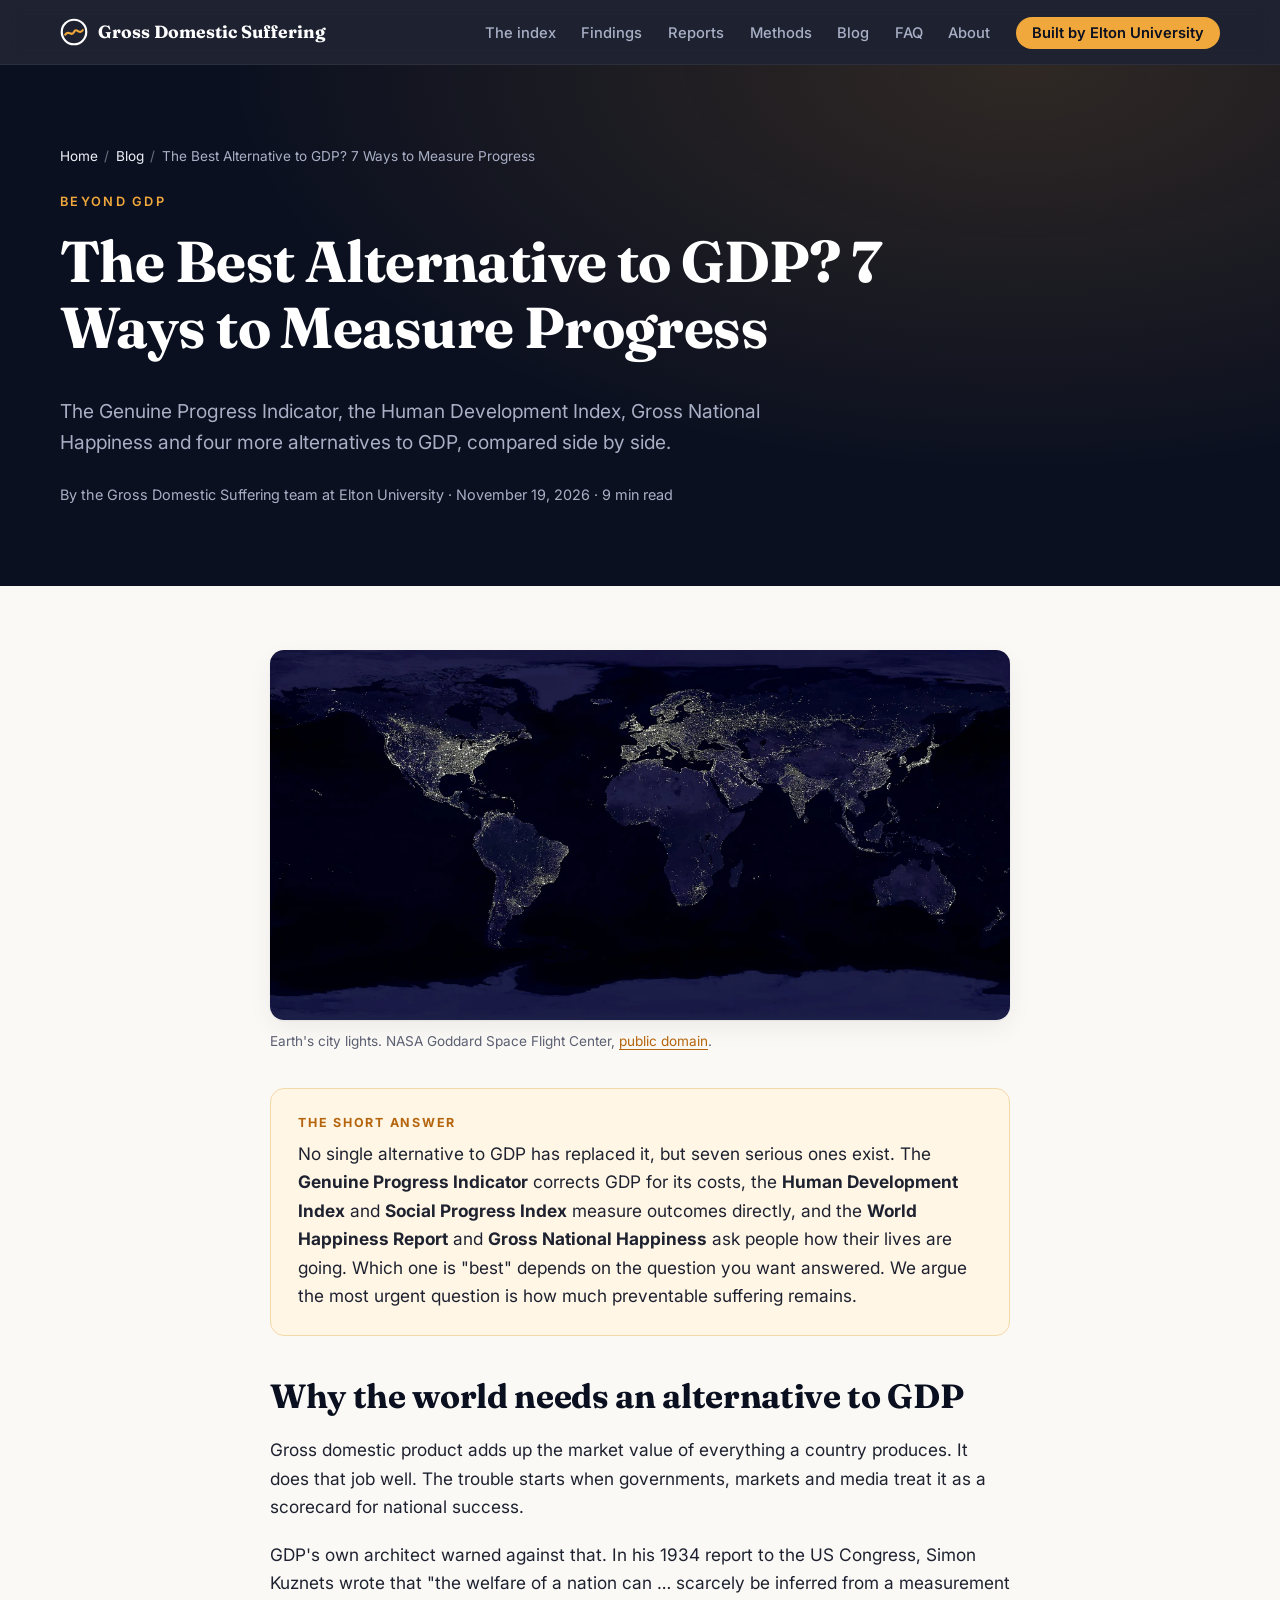
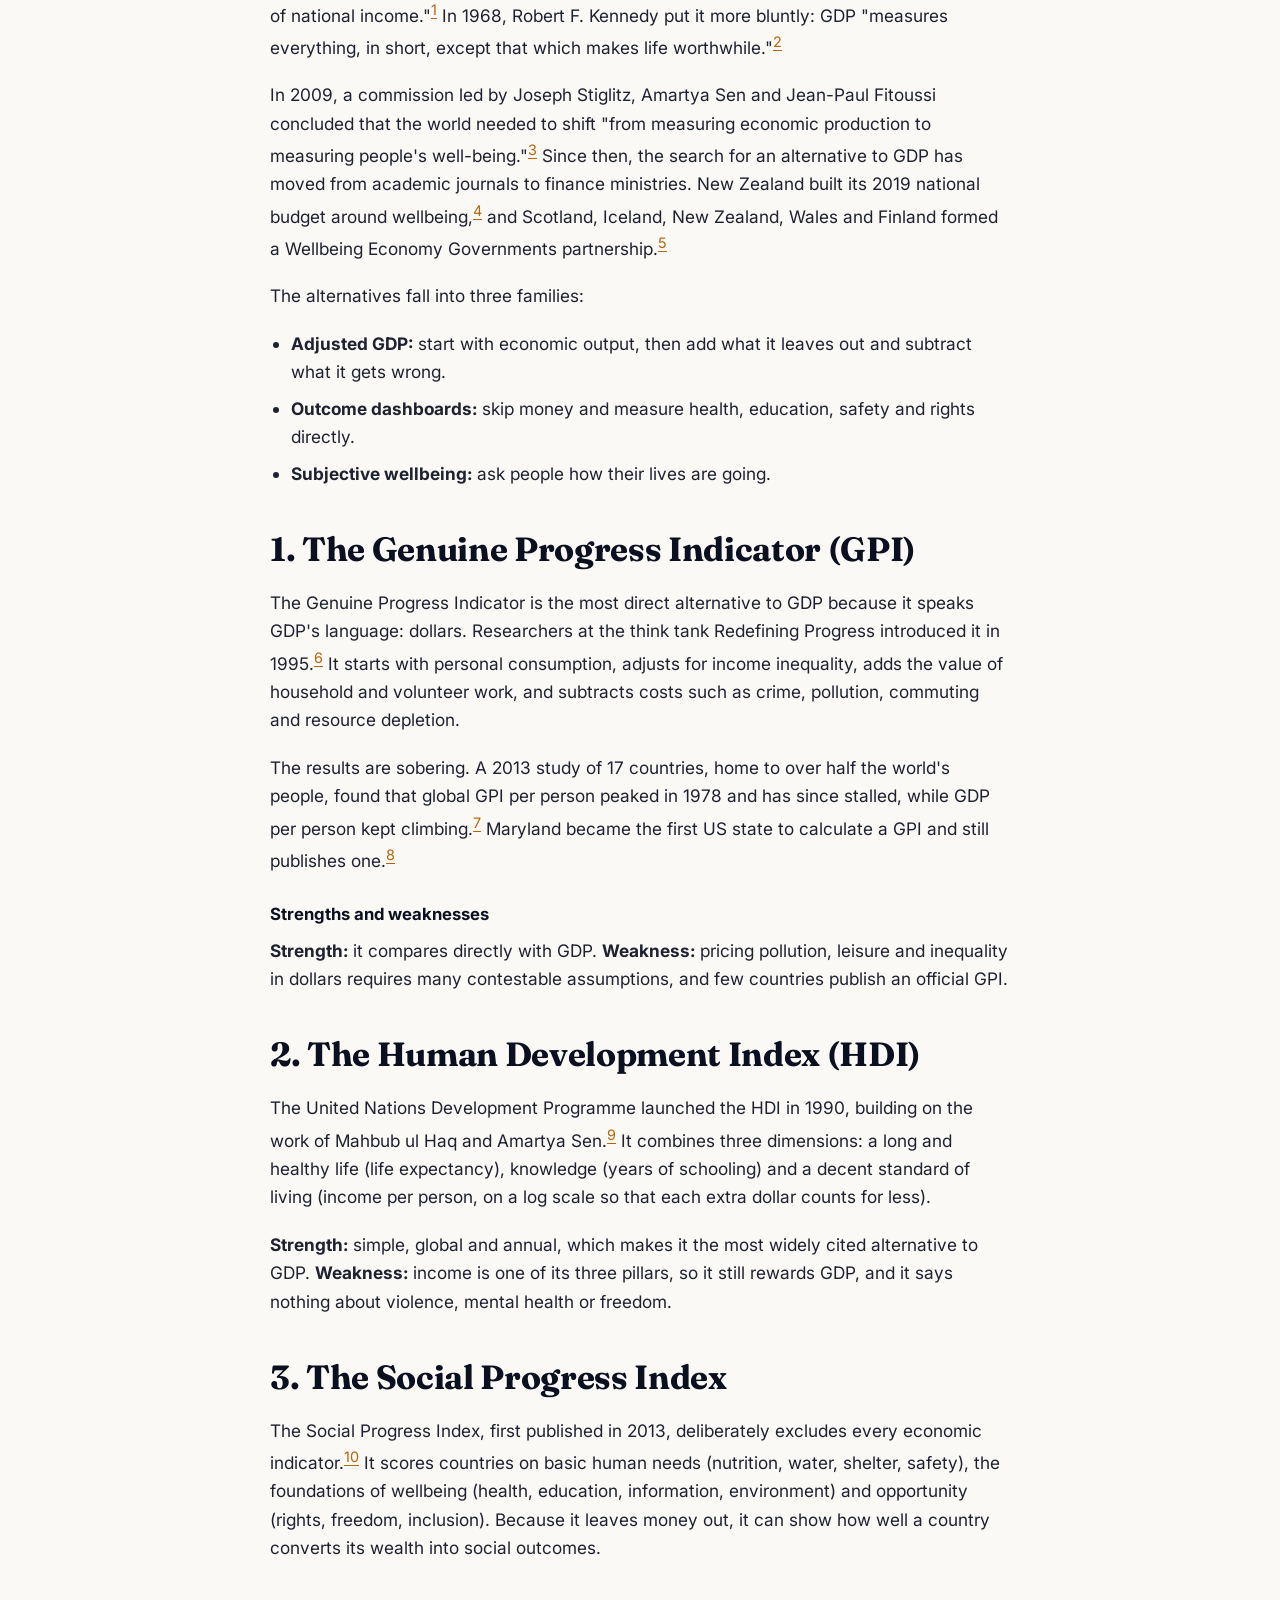
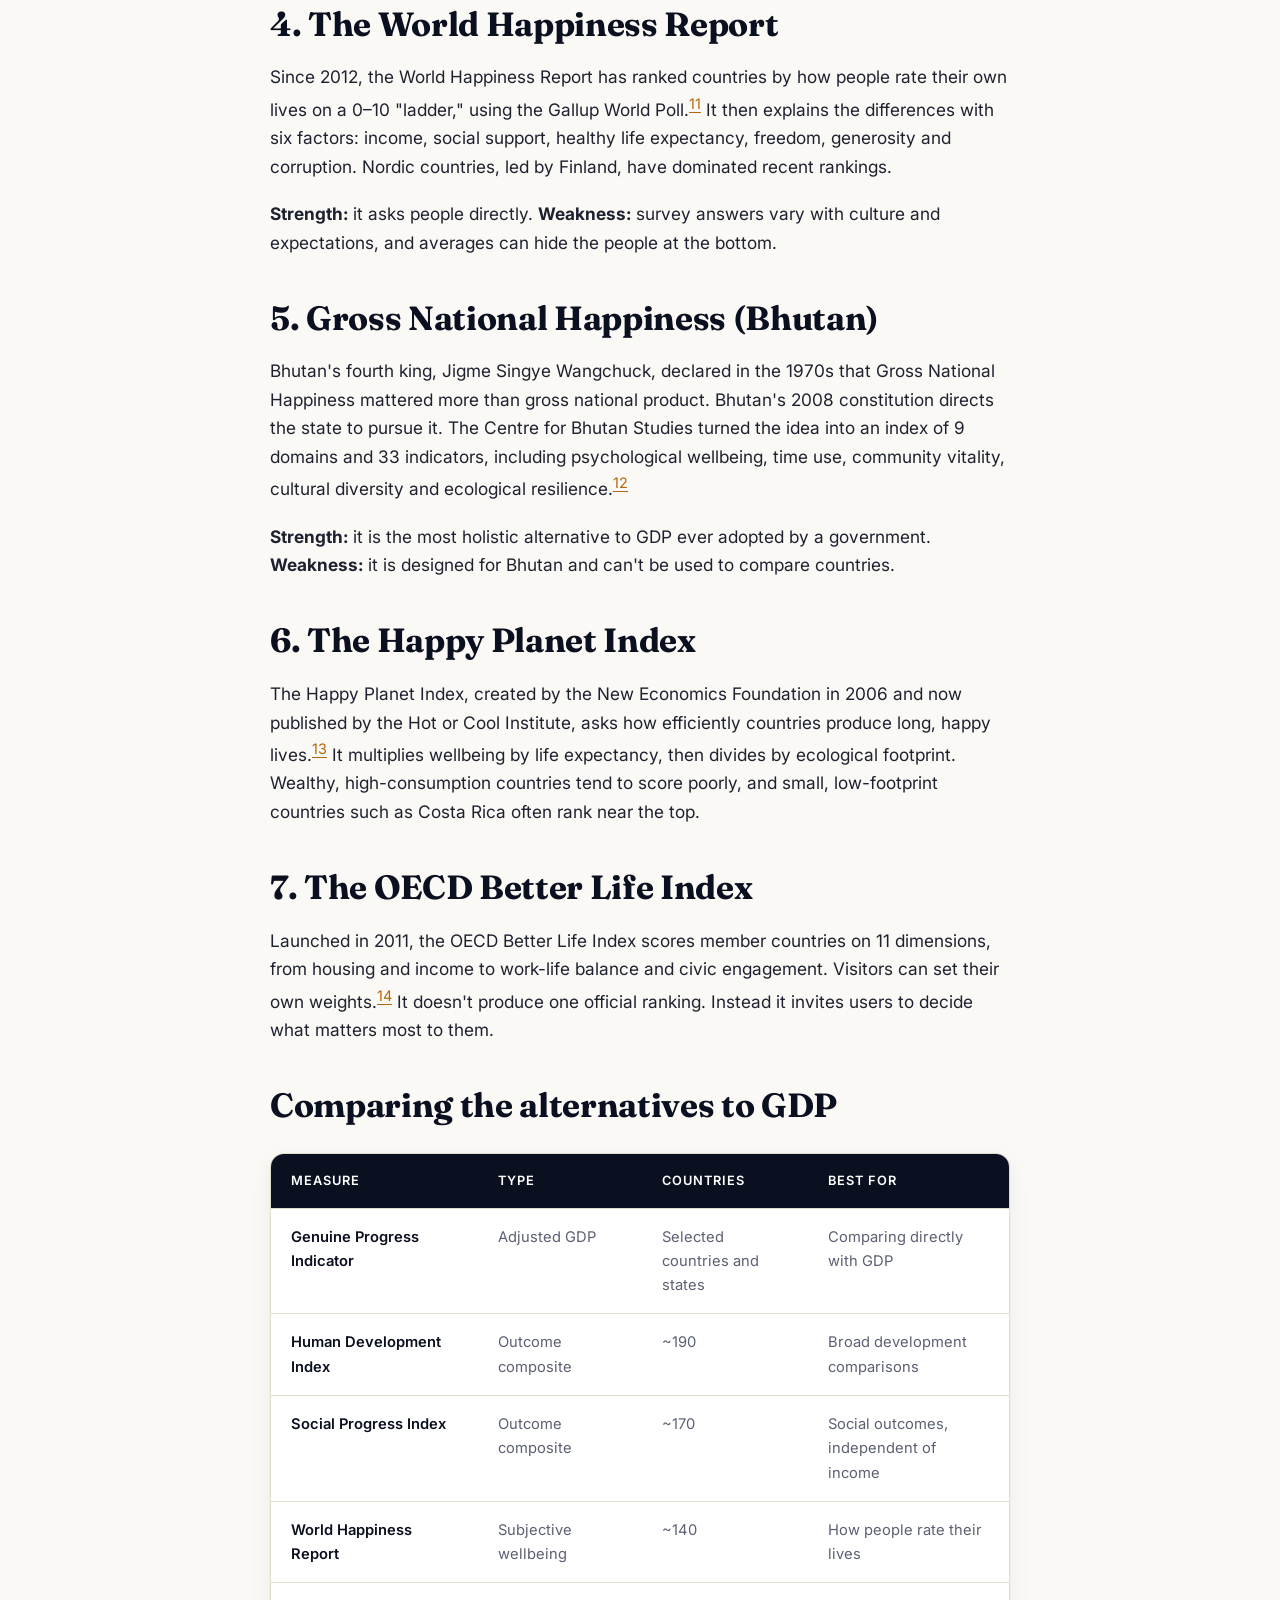
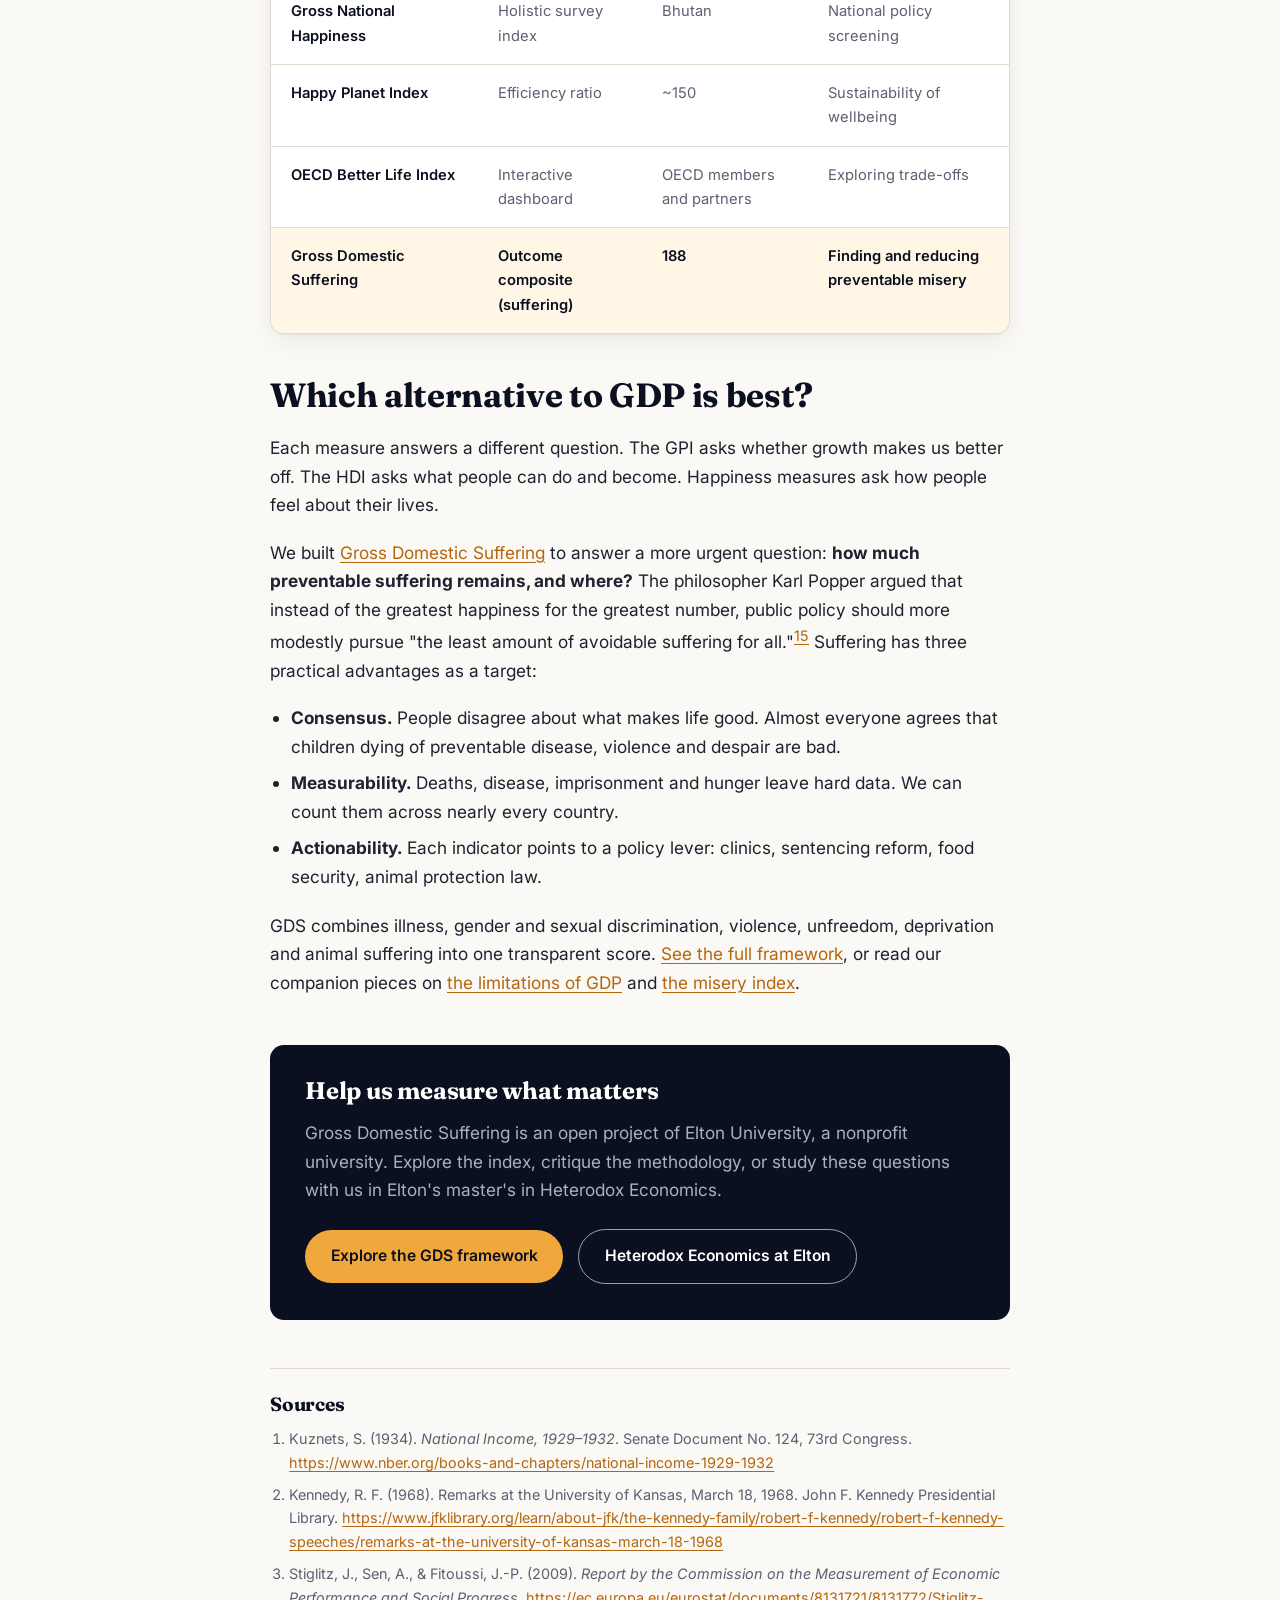
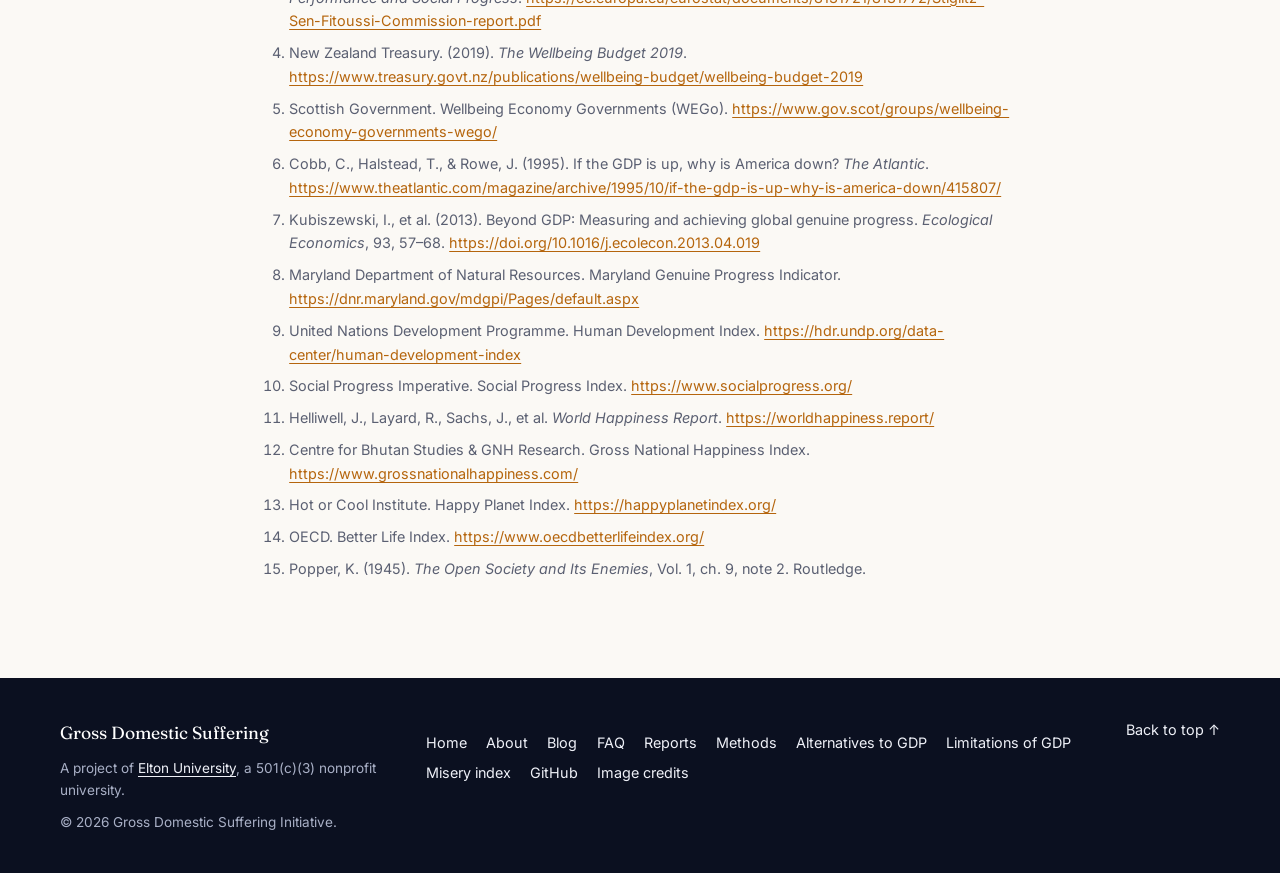
<file: blog/alternative-to-gdp/index.html>
<!DOCTYPE html>
<html lang="en">
<head>
    <meta charset="UTF-8">
    <meta name="viewport" content="width=device-width, initial-scale=1">
    <title>The Best Alternative to GDP? 7 Ways to Measure Real Progress | GDS</title>
    <meta name="description" content="Looking for an alternative to GDP? We compare the Genuine Progress Indicator, HDI, Gross National Happiness, the Happy Planet Index and more, and what each one misses.">
    <link rel="canonical" href="https://grossdomesticsuffering.org/blog/alternative-to-gdp/">
    <meta name="robots" content="index, follow, max-image-preview:large">
    <meta name="theme-color" content="#0b1020">

    <meta property="og:type" content="article">
    <meta property="og:site_name" content="Gross Domestic Suffering">
    <meta property="og:title" content="The Best Alternative to GDP? 7 Ways to Measure Real Progress | GDS">
    <meta property="og:description" content="Looking for an alternative to GDP? We compare the Genuine Progress Indicator, HDI, Gross National Happiness, the Happy Planet Index and more, and what each one misses.">
    <meta property="og:url" content="https://grossdomesticsuffering.org/blog/alternative-to-gdp/">
    <meta property="og:image" content="https://grossdomesticsuffering.org/images/og-alternative-to-gdp.jpg">
    <meta property="og:image:width" content="1200">
    <meta property="og:image:height" content="630">
    <meta name="twitter:card" content="summary_large_image">
    <meta name="twitter:title" content="The Best Alternative to GDP? 7 Ways to Measure Real Progress | GDS">
    <meta name="twitter:description" content="Looking for an alternative to GDP? We compare the Genuine Progress Indicator, HDI, Gross National Happiness, the Happy Planet Index and more, and what each one misses.">
    <meta name="twitter:image" content="https://grossdomesticsuffering.org/images/og-alternative-to-gdp.jpg">
    <meta property="article:published_time" content="2026-11-19">
    <meta property="article:section" content="Beyond GDP">

    <link rel="icon" href="/favicon.svg" type="image/svg+xml">
    <link rel="preload" as="image" href="/images/hero-earth-night.webp" fetchpriority="high">
    <link rel="preconnect" href="https://fonts.googleapis.com">
    <link rel="preconnect" href="https://fonts.gstatic.com" crossorigin>
    <link href="https://fonts.googleapis.com/css2?family=Fraunces:opsz,wght@9..144,500;9..144,700&family=Inter:wght@400;500;600;700&display=swap" rel="stylesheet">
    <link href="/styles.css" rel="stylesheet">

    <script type="application/ld+json">
    {
      "@context": "https://schema.org",
      "@graph": [
        {
          "@type": "Organization",
          "@id": "https://grossdomesticsuffering.org/#org",
          "name": "Gross Domestic Suffering Initiative",
          "alternateName": "GDS",
          "url": "https://grossdomesticsuffering.org/",
          "logo": "https://grossdomesticsuffering.org/favicon.svg",
          "parentOrganization": {
            "@type": "CollegeOrUniversity",
            "@id": "https://elton.university/#org",
            "name": "Elton University",
            "url": "https://elton.university",
            "nonprofitStatus": "Nonprofit501c3"
          },
          "sameAs": [
            "https://github.com/ajbraus/gds"
          ]
        },
        {
          "@type": "BlogPosting",
          "@id": "https://grossdomesticsuffering.org/blog/alternative-to-gdp/#article",
          "headline": "The Best Alternative to GDP? 7 Ways to Measure Progress",
          "description": "Looking for an alternative to GDP? We compare the Genuine Progress Indicator, HDI, Gross National Happiness, the Happy Planet Index and more, and what each one misses.",
          "image": [
            "https://grossdomesticsuffering.org/images/og-alternative-to-gdp.jpg",
            "https://grossdomesticsuffering.org/images/hero-earth-night.webp"
          ],
          "datePublished": "2026-11-19",
          "dateModified": "2026-11-19",
          "author": {
            "@id": "https://grossdomesticsuffering.org/#org"
          },
          "publisher": {
            "@id": "https://grossdomesticsuffering.org/#org"
          },
          "mainEntityOfPage": "https://grossdomesticsuffering.org/blog/alternative-to-gdp/",
          "inLanguage": "en",
          "wordCount": 1126
        },
        {
          "@type": "BreadcrumbList",
          "itemListElement": [
            {
              "@type": "ListItem",
              "position": 1,
              "name": "Home",
              "item": "https://grossdomesticsuffering.org/"
            },
            {
              "@type": "ListItem",
              "position": 2,
              "name": "Blog",
              "item": "https://grossdomesticsuffering.org/blog/"
            },
            {
              "@type": "ListItem",
              "position": 3,
              "name": "The Best Alternative to GDP? 7 Ways to Measure Progress",
              "item": "https://grossdomesticsuffering.org/blog/alternative-to-gdp/"
            }
          ]
        }
      ]
    }
    </script>
</head>
<body>
    <a class="skip-link" href="#main">Skip to content</a>

    <header class="site-header" id="top">
        <nav class="nav container" aria-label="Main">
            <a class="brand" href="/" aria-label="Gross Domestic Suffering home">
                <svg class="brand-mark" viewBox="0 0 32 32" aria-hidden="true"><circle cx="16" cy="16" r="14" fill="none" stroke="currentColor" stroke-width="2.5"/><path d="M6 19c4-6 7 3 10-3s6 4 10-2" fill="none" stroke="#f0a73b" stroke-width="2.5" stroke-linecap="round"/></svg>
                <span>Gross Domestic Suffering</span>
            </a>
            <button class="nav-toggle" aria-expanded="false" aria-controls="nav-links" aria-label="Open menu">
                <span></span><span></span><span></span>
            </button>
            <ul class="nav-links" id="nav-links">
                <li><a href="/#framework">The index</a></li>
                <li><a href="/#prototype">Findings</a></li>
                <li><a href="/reports/">Reports</a></li>
                <li><a href="/methods/">Methods</a></li>
                <li><a href="/blog/" aria-current="page">Blog</a></li>
                <li><a href="/faq/">FAQ</a></li>
                <li><a href="/about/">About</a></li>
                <li><a class="nav-cta" href="https://elton.university" target="_blank" rel="noopener">Built by Elton University</a></li>
            </ul>
        </nav>
    </header>

    <main id="main">
        <article>
            <header class="page-hero">
                <div class="container">
                    <nav class="breadcrumbs" aria-label="Breadcrumb"><ol><li><a href="/">Home</a></li><li><a href="/blog/">Blog</a></li><li aria-current="page">The Best Alternative to GDP? 7 Ways to Measure Progress</li></ol></nav>
                    <p class="eyebrow">Beyond GDP</p>
                    <h1>The Best Alternative to GDP? 7 Ways to Measure Progress</h1>
                    <p class="page-lead">The Genuine Progress Indicator, the Human Development Index, Gross National Happiness and four more alternatives to GDP, compared side by side.</p>
                    <p class="meta">By the Gross Domestic Suffering team at Elton University · <time datetime="2026-11-19">November 19, 2026</time> · 9 min read</p>
                </div>
            </header>
            <div class="prose">
            <figure style="margin-top:0">
                <img src="/images/hero-earth-night.webp" alt="Satellite composite of the Earth's city lights at night" width="2400" height="1200" fetchpriority="high">
                <figcaption>Earth's city lights. NASA Goddard Space Flight Center, <a href="https://commons.wikimedia.org/wiki/File:Earth%27s_City_Lights_by_DMSP,_1994-1995_(large).jpg" target="_blank" rel="noopener">public domain</a>.</figcaption>
            </figure>

            <div class="callout tldr">
                <strong>The short answer</strong>
                <p>No single alternative to GDP has replaced it, but seven serious ones exist. The <strong>Genuine Progress Indicator</strong> corrects GDP for its costs, the <strong>Human Development Index</strong> and <strong>Social Progress Index</strong> measure outcomes directly, and the <strong>World Happiness Report</strong> and <strong>Gross National Happiness</strong> ask people how their lives are going. Which one is "best" depends on the question you want answered. We argue the most urgent question is how much preventable suffering remains.</p>
            </div>

            <h2>Why the world needs an alternative to GDP</h2>
            <p>Gross domestic product adds up the market value of everything a country produces. It does that job well. The trouble starts when governments, markets and media treat it as a scorecard for national success.</p>
            <p>GDP's own architect warned against that. In his 1934 report to the US Congress, Simon Kuznets wrote that "the welfare of a nation can … scarcely be inferred from a measurement of national income."<sup><a href="#s1">1</a></sup> In 1968, Robert F. Kennedy put it more bluntly: GDP "measures everything, in short, except that which makes life worthwhile."<sup><a href="#s2">2</a></sup></p>
            <p>In 2009, a commission led by Joseph Stiglitz, Amartya Sen and Jean-Paul Fitoussi concluded that the world needed to shift "from measuring economic production to measuring people's well-being."<sup><a href="#s3">3</a></sup> Since then, the search for an alternative to GDP has moved from academic journals to finance ministries. New Zealand built its 2019 national budget around wellbeing,<sup><a href="#s4">4</a></sup> and Scotland, Iceland, New Zealand, Wales and Finland formed a Wellbeing Economy Governments partnership.<sup><a href="#s5">5</a></sup></p>
            <p>The alternatives fall into three families:</p>
            <ul>
                <li><strong>Adjusted GDP:</strong> start with economic output, then add what it leaves out and subtract what it gets wrong.</li>
                <li><strong>Outcome dashboards:</strong> skip money and measure health, education, safety and rights directly.</li>
                <li><strong>Subjective wellbeing:</strong> ask people how their lives are going.</li>
            </ul>

            <h2>1. The Genuine Progress Indicator (GPI)</h2>
            <p>The Genuine Progress Indicator is the most direct alternative to GDP because it speaks GDP's language: dollars. Researchers at the think tank Redefining Progress introduced it in 1995.<sup><a href="#s6">6</a></sup> It starts with personal consumption, adjusts for income inequality, adds the value of household and volunteer work, and subtracts costs such as crime, pollution, commuting and resource depletion.</p>
            <p>The results are sobering. A 2013 study of 17 countries, home to over half the world's people, found that global GPI per person peaked in 1978 and has since stalled, while GDP per person kept climbing.<sup><a href="#s7">7</a></sup> Maryland became the first US state to calculate a GPI and still publishes one.<sup><a href="#s8">8</a></sup></p>
            <h4>Strengths and weaknesses</h4>
            <p><strong>Strength:</strong> it compares directly with GDP. <strong>Weakness:</strong> pricing pollution, leisure and inequality in dollars requires many contestable assumptions, and few countries publish an official GPI.</p>

            <h2>2. The Human Development Index (HDI)</h2>
            <p>The United Nations Development Programme launched the HDI in 1990, building on the work of Mahbub ul Haq and Amartya Sen.<sup><a href="#s9">9</a></sup> It combines three dimensions: a long and healthy life (life expectancy), knowledge (years of schooling) and a decent standard of living (income per person, on a log scale so that each extra dollar counts for less).</p>
            <p><strong>Strength:</strong> simple, global and annual, which makes it the most widely cited alternative to GDP. <strong>Weakness:</strong> income is one of its three pillars, so it still rewards GDP, and it says nothing about violence, mental health or freedom.</p>

            <h2>3. The Social Progress Index</h2>
            <p>The Social Progress Index, first published in 2013, deliberately excludes every economic indicator.<sup><a href="#s10">10</a></sup> It scores countries on basic human needs (nutrition, water, shelter, safety), the foundations of wellbeing (health, education, information, environment) and opportunity (rights, freedom, inclusion). Because it leaves money out, it can show how well a country converts its wealth into social outcomes.</p>

            <h2>4. The World Happiness Report</h2>
            <p>Since 2012, the World Happiness Report has ranked countries by how people rate their own lives on a 0–10 "ladder," using the Gallup World Poll.<sup><a href="#s11">11</a></sup> It then explains the differences with six factors: income, social support, healthy life expectancy, freedom, generosity and corruption. Nordic countries, led by Finland, have dominated recent rankings.</p>
            <p><strong>Strength:</strong> it asks people directly. <strong>Weakness:</strong> survey answers vary with culture and expectations, and averages can hide the people at the bottom.</p>

            <h2>5. Gross National Happiness (Bhutan)</h2>
            <p>Bhutan's fourth king, Jigme Singye Wangchuck, declared in the 1970s that Gross National Happiness mattered more than gross national product. Bhutan's 2008 constitution directs the state to pursue it. The Centre for Bhutan Studies turned the idea into an index of 9 domains and 33 indicators, including psychological wellbeing, time use, community vitality, cultural diversity and ecological resilience.<sup><a href="#s12">12</a></sup></p>
            <p><strong>Strength:</strong> it is the most holistic alternative to GDP ever adopted by a government. <strong>Weakness:</strong> it is designed for Bhutan and can't be used to compare countries.</p>

            <h2>6. The Happy Planet Index</h2>
            <p>The Happy Planet Index, created by the New Economics Foundation in 2006 and now published by the Hot or Cool Institute, asks how efficiently countries produce long, happy lives.<sup><a href="#s13">13</a></sup> It multiplies wellbeing by life expectancy, then divides by ecological footprint. Wealthy, high-consumption countries tend to score poorly, and small, low-footprint countries such as Costa Rica often rank near the top.</p>

            <h2>7. The OECD Better Life Index</h2>
            <p>Launched in 2011, the OECD Better Life Index scores member countries on 11 dimensions, from housing and income to work-life balance and civic engagement. Visitors can set their own weights.<sup><a href="#s14">14</a></sup> It doesn't produce one official ranking. Instead it invites users to decide what matters most to them.</p>

            <h2>Comparing the alternatives to GDP</h2>
            <div class="table-wrap">
                <table class="compare">
                    <thead><tr><th scope="col">Measure</th><th scope="col">Type</th><th scope="col">Countries</th><th scope="col">Best for</th></tr></thead>
                    <tbody>
                        <tr><th scope="row">Genuine Progress Indicator</th><td>Adjusted GDP</td><td>Selected countries and states</td><td>Comparing directly with GDP</td></tr>
                        <tr><th scope="row">Human Development Index</th><td>Outcome composite</td><td>~190</td><td>Broad development comparisons</td></tr>
                        <tr><th scope="row">Social Progress Index</th><td>Outcome composite</td><td>~170</td><td>Social outcomes, independent of income</td></tr>
                        <tr><th scope="row">World Happiness Report</th><td>Subjective wellbeing</td><td>~140</td><td>How people rate their lives</td></tr>
                        <tr><th scope="row">Gross National Happiness</th><td>Holistic survey index</td><td>Bhutan</td><td>National policy screening</td></tr>
                        <tr><th scope="row">Happy Planet Index</th><td>Efficiency ratio</td><td>~150</td><td>Sustainability of wellbeing</td></tr>
                        <tr><th scope="row">OECD Better Life Index</th><td>Interactive dashboard</td><td>OECD members and partners</td><td>Exploring trade-offs</td></tr>
                        <tr class="highlight"><th scope="row">Gross Domestic Suffering</th><td>Outcome composite (suffering)</td><td>188</td><td>Finding and reducing preventable misery</td></tr>
                    </tbody>
                </table>
            </div>

            <h2>Which alternative to GDP is best?</h2>
            <p>Each measure answers a different question. The GPI asks whether growth makes us better off. The HDI asks what people can do and become. Happiness measures ask how people feel about their lives.</p>
            <p>We built <a href="/">Gross Domestic Suffering</a> to answer a more urgent question: <strong>how much preventable suffering remains, and where?</strong> The philosopher Karl Popper argued that instead of the greatest happiness for the greatest number, public policy should more modestly pursue "the least amount of avoidable suffering for all."<sup><a href="#s15">15</a></sup> Suffering has three practical advantages as a target:</p>
            <ul>
                <li><strong>Consensus.</strong> People disagree about what makes life good. Almost everyone agrees that children dying of preventable disease, violence and despair are bad.</li>
                <li><strong>Measurability.</strong> Deaths, disease, imprisonment and hunger leave hard data. We can count them across nearly every country.</li>
                <li><strong>Actionability.</strong> Each indicator points to a policy lever: clinics, sentencing reform, food security, animal protection law.</li>
            </ul>
            <p>GDS combines illness, gender and sexual discrimination, violence, unfreedom, deprivation and animal suffering into one transparent score. <a href="/#framework">See the full framework</a>, or read our companion pieces on <a href="/blog/limitations-of-gdp/">the limitations of GDP</a> and <a href="/blog/misery-index/">the misery index</a>.</p>


            <aside class="post-cta">
                <h2>Help us measure what matters</h2>
                <p>Gross Domestic Suffering is an open project of Elton University, a nonprofit university. Explore the index, critique the methodology, or study these questions with us in Elton's master's in Heterodox Economics.</p>
                <a class="btn btn-primary" href="/#framework">Explore the GDS framework</a>
                <a class="btn btn-ghost" href="https://elton.university/economics" target="_blank" rel="noopener">Heterodox Economics at Elton</a>
            </aside>
            <section class="sources" aria-labelledby="sources-title">
                <h2 id="sources-title">Sources</h2>
                <ol>
                    <li id="s1">Kuznets, S. (1934). <em>National Income, 1929–1932</em>. Senate Document No. 124, 73rd Congress. <a href="https://www.nber.org/books-and-chapters/national-income-1929-1932" target="_blank" rel="noopener">https://www.nber.org/books-and-chapters/national-income-1929-1932</a></li>
                    <li id="s2">Kennedy, R. F. (1968). Remarks at the University of Kansas, March 18, 1968. John F. Kennedy Presidential Library. <a href="https://www.jfklibrary.org/learn/about-jfk/the-kennedy-family/robert-f-kennedy/robert-f-kennedy-speeches/remarks-at-the-university-of-kansas-march-18-1968" target="_blank" rel="noopener">https://www.jfklibrary.org/learn/about-jfk/the-kennedy-family/robert-f-kennedy/robert-f-kennedy-speeches/remarks-at-the-university-of-kansas-march-18-1968</a></li>
                    <li id="s3">Stiglitz, J., Sen, A., &amp; Fitoussi, J.-P. (2009). <em>Report by the Commission on the Measurement of Economic Performance and Social Progress</em>. <a href="https://ec.europa.eu/eurostat/documents/8131721/8131772/Stiglitz-Sen-Fitoussi-Commission-report.pdf" target="_blank" rel="noopener">https://ec.europa.eu/eurostat/documents/8131721/8131772/Stiglitz-Sen-Fitoussi-Commission-report.pdf</a></li>
                    <li id="s4">New Zealand Treasury. (2019). <em>The Wellbeing Budget 2019</em>. <a href="https://www.treasury.govt.nz/publications/wellbeing-budget/wellbeing-budget-2019" target="_blank" rel="noopener">https://www.treasury.govt.nz/publications/wellbeing-budget/wellbeing-budget-2019</a></li>
                    <li id="s5">Scottish Government. Wellbeing Economy Governments (WEGo). <a href="https://www.gov.scot/groups/wellbeing-economy-governments-wego/" target="_blank" rel="noopener">https://www.gov.scot/groups/wellbeing-economy-governments-wego/</a></li>
                    <li id="s6">Cobb, C., Halstead, T., &amp; Rowe, J. (1995). If the GDP is up, why is America down? <em>The Atlantic</em>. <a href="https://www.theatlantic.com/magazine/archive/1995/10/if-the-gdp-is-up-why-is-america-down/415807/" target="_blank" rel="noopener">https://www.theatlantic.com/magazine/archive/1995/10/if-the-gdp-is-up-why-is-america-down/415807/</a></li>
                    <li id="s7">Kubiszewski, I., et al. (2013). Beyond GDP: Measuring and achieving global genuine progress. <em>Ecological Economics</em>, 93, 57–68. <a href="https://doi.org/10.1016/j.ecolecon.2013.04.019" target="_blank" rel="noopener">https://doi.org/10.1016/j.ecolecon.2013.04.019</a></li>
                    <li id="s8">Maryland Department of Natural Resources. Maryland Genuine Progress Indicator. <a href="https://dnr.maryland.gov/mdgpi/Pages/default.aspx" target="_blank" rel="noopener">https://dnr.maryland.gov/mdgpi/Pages/default.aspx</a></li>
                    <li id="s9">United Nations Development Programme. Human Development Index. <a href="https://hdr.undp.org/data-center/human-development-index" target="_blank" rel="noopener">https://hdr.undp.org/data-center/human-development-index</a></li>
                    <li id="s10">Social Progress Imperative. Social Progress Index. <a href="https://www.socialprogress.org/" target="_blank" rel="noopener">https://www.socialprogress.org/</a></li>
                    <li id="s11">Helliwell, J., Layard, R., Sachs, J., et al. <em>World Happiness Report</em>. <a href="https://worldhappiness.report/" target="_blank" rel="noopener">https://worldhappiness.report/</a></li>
                    <li id="s12">Centre for Bhutan Studies &amp; GNH Research. Gross National Happiness Index. <a href="https://www.grossnationalhappiness.com/" target="_blank" rel="noopener">https://www.grossnationalhappiness.com/</a></li>
                    <li id="s13">Hot or Cool Institute. Happy Planet Index. <a href="https://happyplanetindex.org/" target="_blank" rel="noopener">https://happyplanetindex.org/</a></li>
                    <li id="s14">OECD. Better Life Index. <a href="https://www.oecdbetterlifeindex.org/" target="_blank" rel="noopener">https://www.oecdbetterlifeindex.org/</a></li>
                    <li id="s15">Popper, K. (1945). <em>The Open Society and Its Enemies</em>, Vol. 1, ch. 9, note 2. Routledge.</li>
                </ol>
            </section>
            </div>
        </article>
    </main>

    <footer class="site-footer">
        <div class="container footer-inner">
            <div>
                <p class="footer-brand">Gross Domestic Suffering</p>
                <p class="footer-note">A project of <a href="https://elton.university" target="_blank" rel="noopener">Elton University</a>, a 501(c)(3) nonprofit university.</p>
                <p class="footer-note">&copy; 2026 Gross Domestic Suffering Initiative.</p>
            </div>
            <ul class="footer-links" aria-label="Footer">
                <li><a href="/">Home</a></li>
                <li><a href="/about/">About</a></li>
                <li><a href="/blog/">Blog</a></li>
                <li><a href="/faq/">FAQ</a></li>
                <li><a href="/reports/">Reports</a></li>
                <li><a href="/methods/">Methods</a></li>
                <li><a href="/blog/alternative-to-gdp/">Alternatives to GDP</a></li>
                <li><a href="/blog/limitations-of-gdp/">Limitations of GDP</a></li>
                <li><a href="/blog/misery-index/">Misery index</a></li>
                <li><a href="https://github.com/ajbraus/gds" target="_blank" rel="noopener">GitHub</a></li>
                <li><a href="/about/#credits">Image credits</a></li>
            </ul>
            <a class="to-top" href="#top">Back to top ↑</a>
        </div>
    </footer>

    <script>
        const toggle = document.querySelector('.nav-toggle');
        const links = document.getElementById('nav-links');
        toggle.addEventListener('click', () => {
            const open = toggle.getAttribute('aria-expanded') === 'true';
            toggle.setAttribute('aria-expanded', String(!open));
            links.classList.toggle('open', !open);
        });
        links.addEventListener('click', e => {
            if (e.target.tagName === 'A') {
                toggle.setAttribute('aria-expanded', 'false');
                links.classList.remove('open');
            }
        });
    </script>
</body>
</html>
</file>
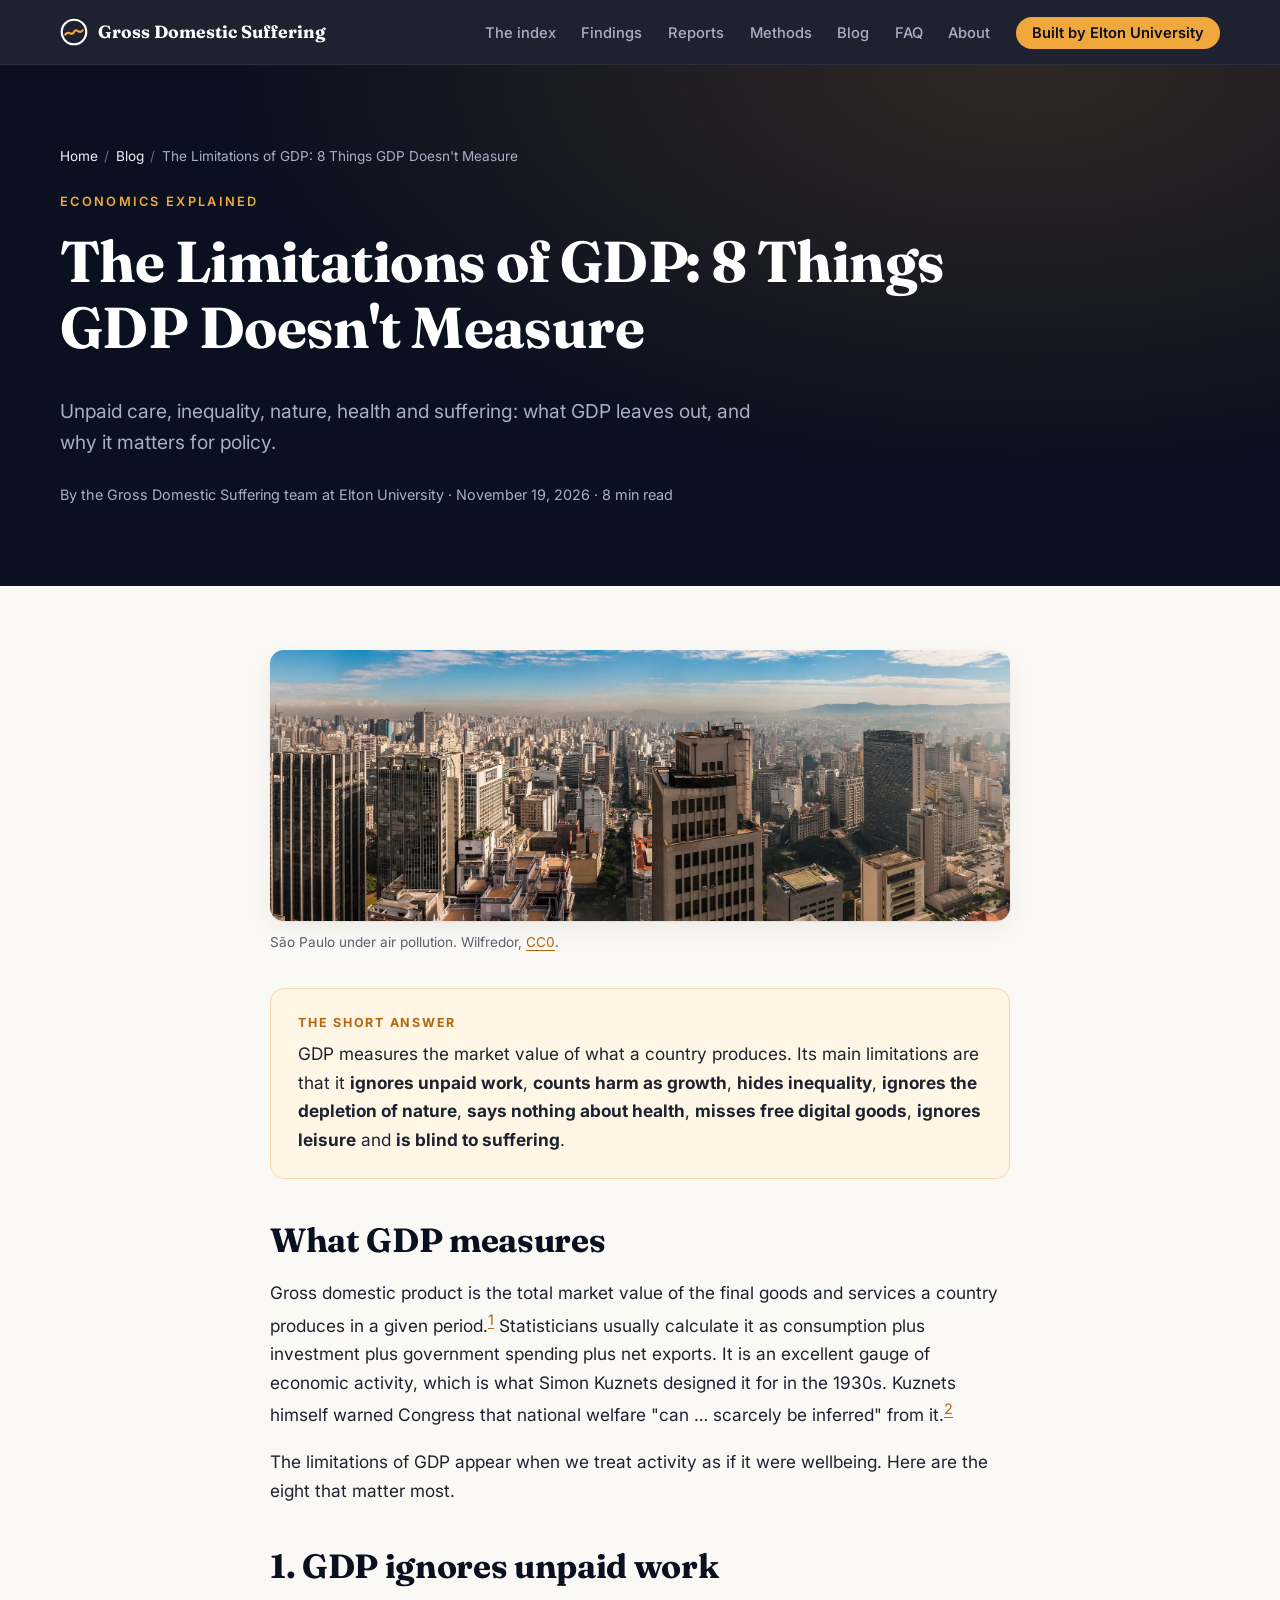
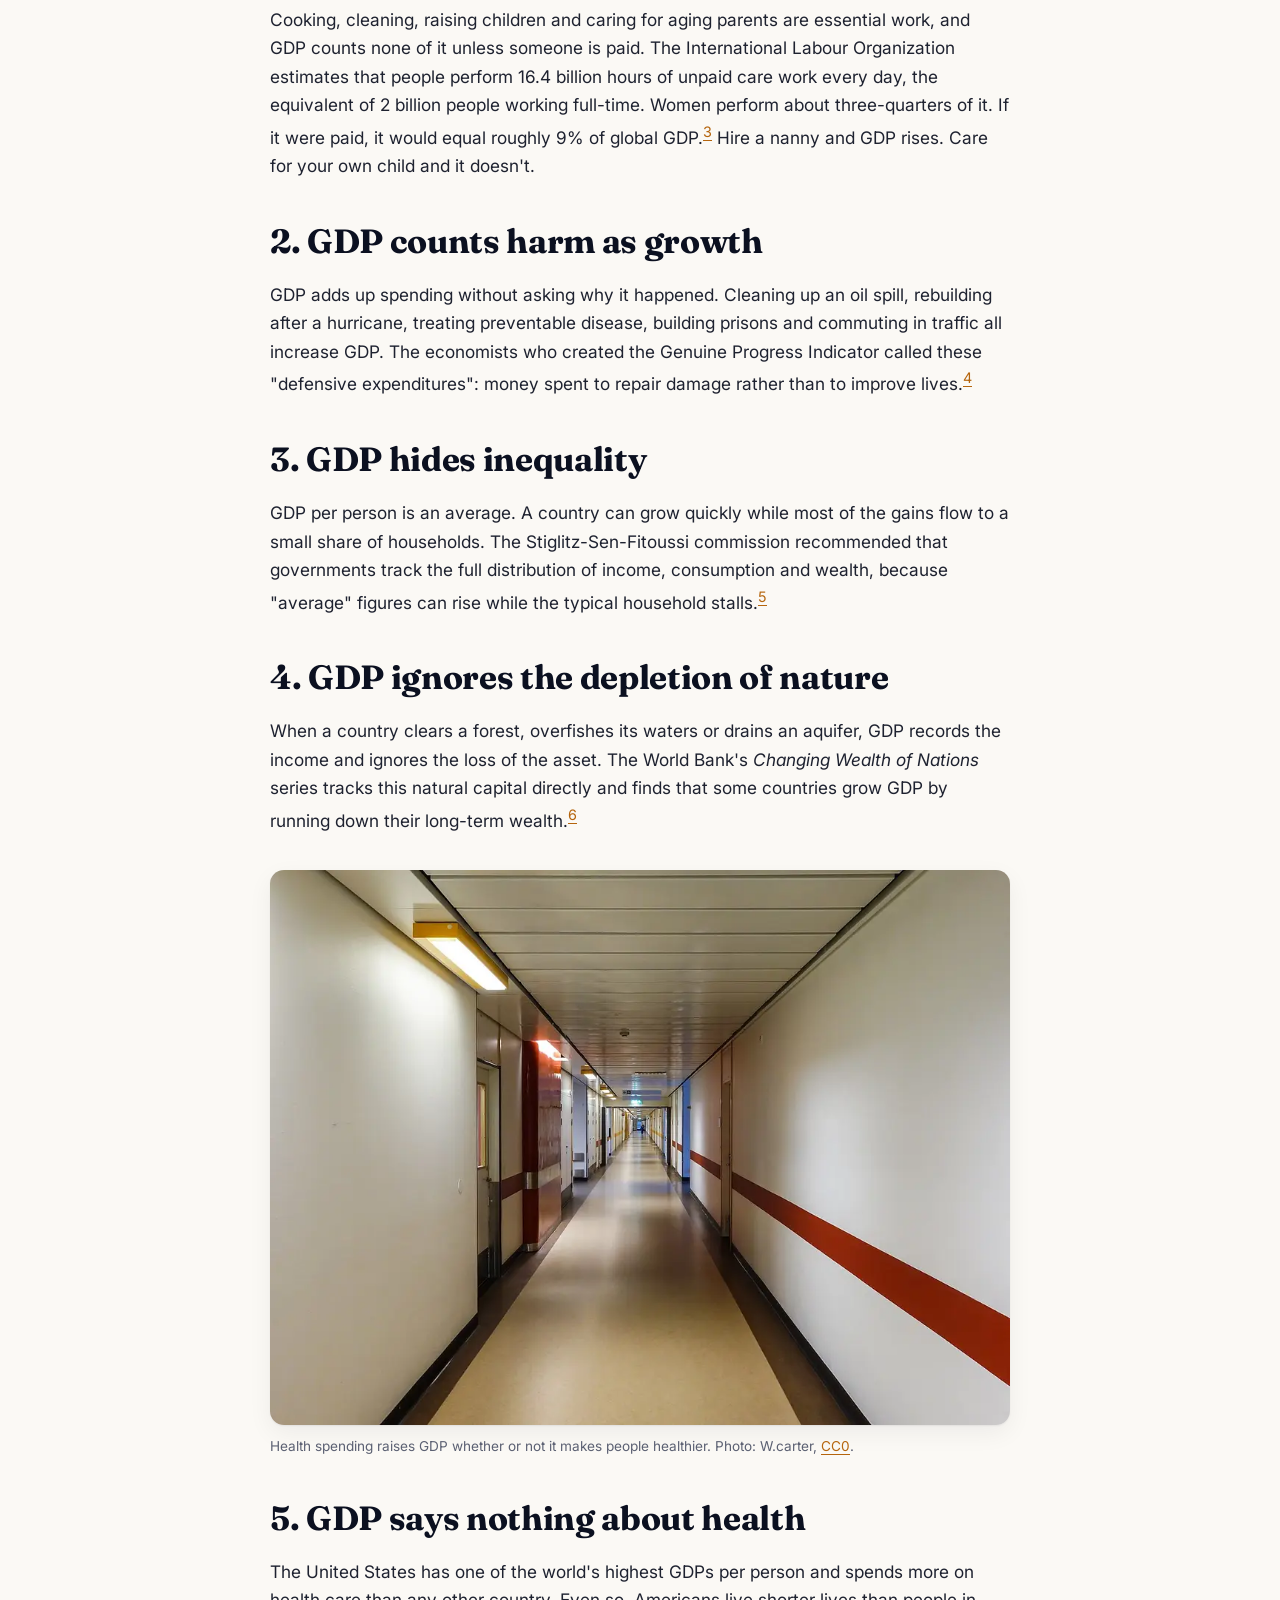
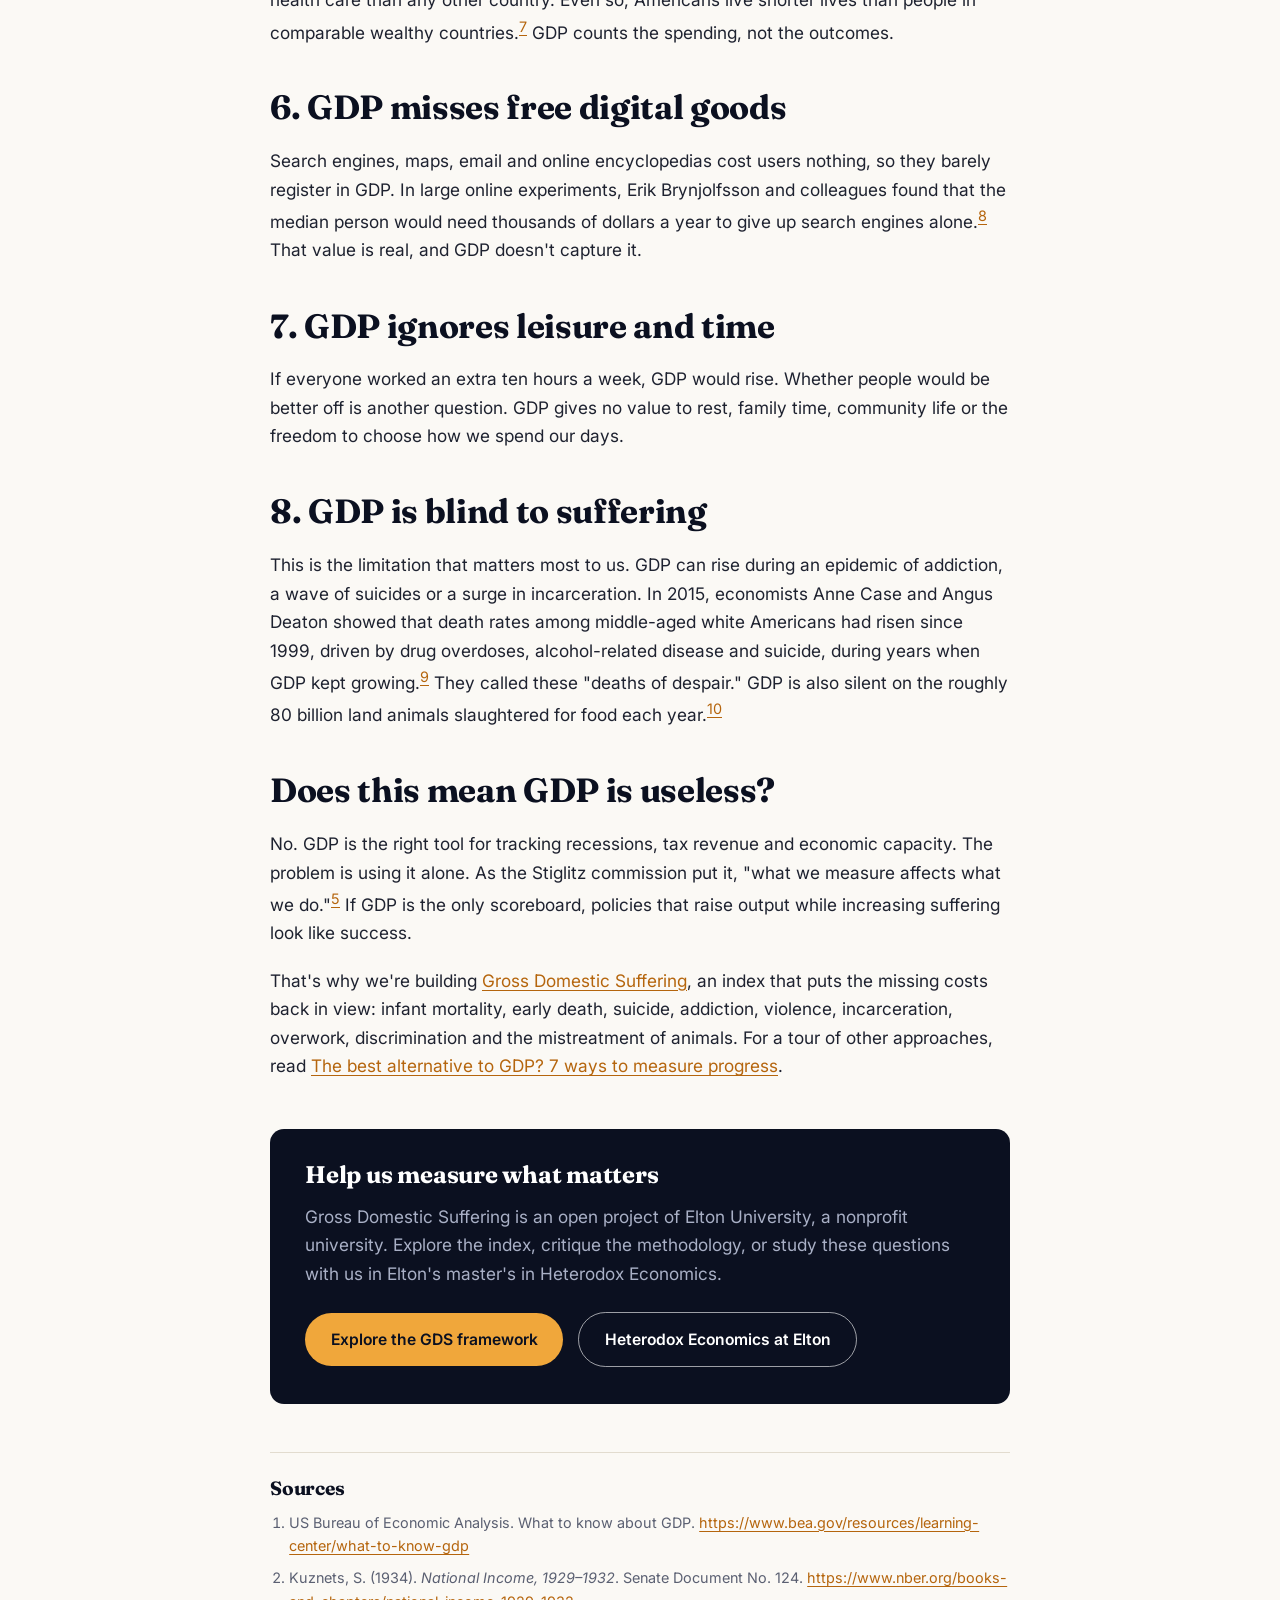
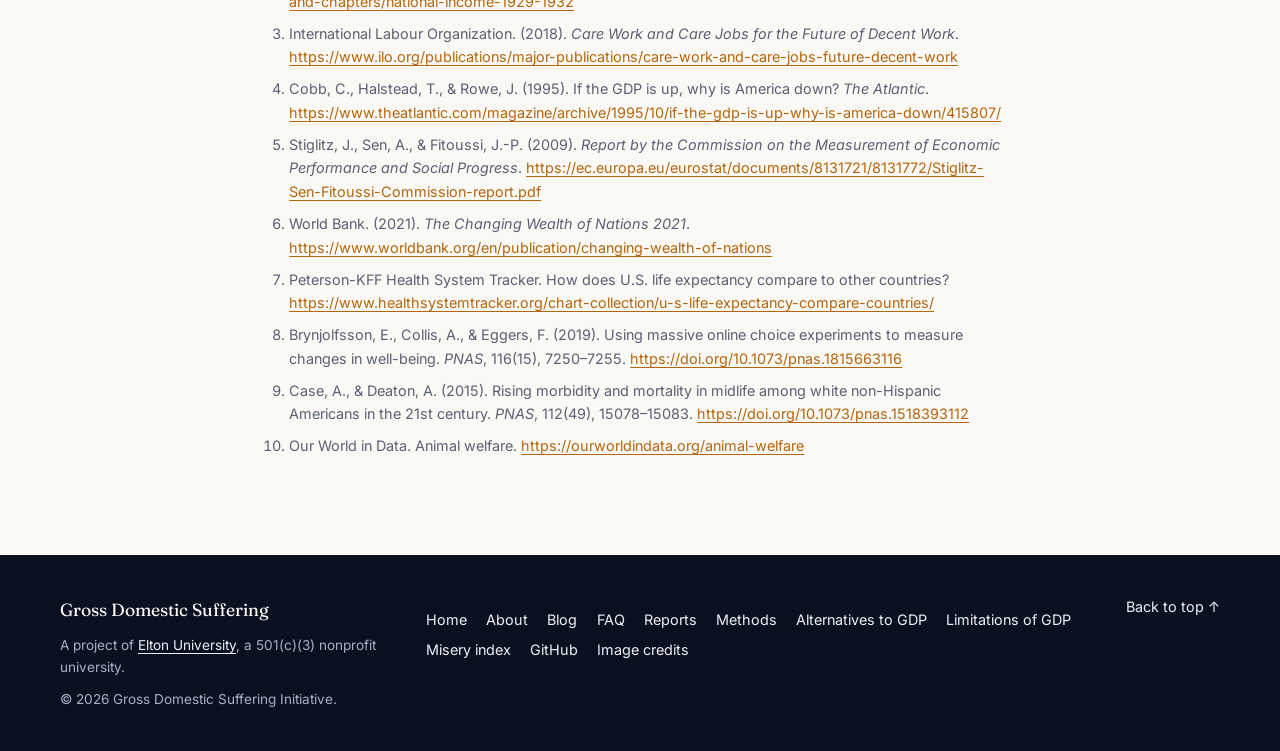
<file: blog/limitations-of-gdp/index.html>
<!DOCTYPE html>
<html lang="en">
<head>
    <meta charset="UTF-8">
    <meta name="viewport" content="width=device-width, initial-scale=1">
    <title>The Limitations of GDP: 8 Things GDP Doesn&#x27;t Measure | GDS</title>
    <meta name="description" content="What does GDP not measure? Unpaid work, inequality, pollution, health, free digital goods and human suffering. Here are the 8 biggest limitations of GDP, with sources.">
    <link rel="canonical" href="https://grossdomesticsuffering.org/blog/limitations-of-gdp/">
    <meta name="robots" content="index, follow, max-image-preview:large">
    <meta name="theme-color" content="#0b1020">

    <meta property="og:type" content="article">
    <meta property="og:site_name" content="Gross Domestic Suffering">
    <meta property="og:title" content="The Limitations of GDP: 8 Things GDP Doesn&#x27;t Measure | GDS">
    <meta property="og:description" content="What does GDP not measure? Unpaid work, inequality, pollution, health, free digital goods and human suffering. Here are the 8 biggest limitations of GDP, with sources.">
    <meta property="og:url" content="https://grossdomesticsuffering.org/blog/limitations-of-gdp/">
    <meta property="og:image" content="https://grossdomesticsuffering.org/images/og-limitations-of-gdp.jpg">
    <meta property="og:image:width" content="1200">
    <meta property="og:image:height" content="630">
    <meta name="twitter:card" content="summary_large_image">
    <meta name="twitter:title" content="The Limitations of GDP: 8 Things GDP Doesn&#x27;t Measure | GDS">
    <meta name="twitter:description" content="What does GDP not measure? Unpaid work, inequality, pollution, health, free digital goods and human suffering. Here are the 8 biggest limitations of GDP, with sources.">
    <meta name="twitter:image" content="https://grossdomesticsuffering.org/images/og-limitations-of-gdp.jpg">
    <meta property="article:published_time" content="2026-11-19">
    <meta property="article:section" content="Economics explained">

    <link rel="icon" href="/favicon.svg" type="image/svg+xml">
    <link rel="preload" as="image" href="/images/environment-smog.webp" fetchpriority="high">
    <link rel="preconnect" href="https://fonts.googleapis.com">
    <link rel="preconnect" href="https://fonts.gstatic.com" crossorigin>
    <link href="https://fonts.googleapis.com/css2?family=Fraunces:opsz,wght@9..144,500;9..144,700&family=Inter:wght@400;500;600;700&display=swap" rel="stylesheet">
    <link href="/styles.css" rel="stylesheet">

    <script type="application/ld+json">
    {
      "@context": "https://schema.org",
      "@graph": [
        {
          "@type": "Organization",
          "@id": "https://grossdomesticsuffering.org/#org",
          "name": "Gross Domestic Suffering Initiative",
          "alternateName": "GDS",
          "url": "https://grossdomesticsuffering.org/",
          "logo": "https://grossdomesticsuffering.org/favicon.svg",
          "parentOrganization": {
            "@type": "CollegeOrUniversity",
            "@id": "https://elton.university/#org",
            "name": "Elton University",
            "url": "https://elton.university",
            "nonprofitStatus": "Nonprofit501c3"
          },
          "sameAs": [
            "https://github.com/ajbraus/gds"
          ]
        },
        {
          "@type": "BlogPosting",
          "@id": "https://grossdomesticsuffering.org/blog/limitations-of-gdp/#article",
          "headline": "The Limitations of GDP: 8 Things GDP Doesn't Measure",
          "description": "What does GDP not measure? Unpaid work, inequality, pollution, health, free digital goods and human suffering. Here are the 8 biggest limitations of GDP, with sources.",
          "image": [
            "https://grossdomesticsuffering.org/images/og-limitations-of-gdp.jpg",
            "https://grossdomesticsuffering.org/images/environment-smog.webp"
          ],
          "datePublished": "2026-11-19",
          "dateModified": "2026-11-19",
          "author": {
            "@id": "https://grossdomesticsuffering.org/#org"
          },
          "publisher": {
            "@id": "https://grossdomesticsuffering.org/#org"
          },
          "mainEntityOfPage": "https://grossdomesticsuffering.org/blog/limitations-of-gdp/",
          "inLanguage": "en",
          "wordCount": 748
        },
        {
          "@type": "BreadcrumbList",
          "itemListElement": [
            {
              "@type": "ListItem",
              "position": 1,
              "name": "Home",
              "item": "https://grossdomesticsuffering.org/"
            },
            {
              "@type": "ListItem",
              "position": 2,
              "name": "Blog",
              "item": "https://grossdomesticsuffering.org/blog/"
            },
            {
              "@type": "ListItem",
              "position": 3,
              "name": "The Limitations of GDP: 8 Things GDP Doesn't Measure",
              "item": "https://grossdomesticsuffering.org/blog/limitations-of-gdp/"
            }
          ]
        }
      ]
    }
    </script>
</head>
<body>
    <a class="skip-link" href="#main">Skip to content</a>

    <header class="site-header" id="top">
        <nav class="nav container" aria-label="Main">
            <a class="brand" href="/" aria-label="Gross Domestic Suffering home">
                <svg class="brand-mark" viewBox="0 0 32 32" aria-hidden="true"><circle cx="16" cy="16" r="14" fill="none" stroke="currentColor" stroke-width="2.5"/><path d="M6 19c4-6 7 3 10-3s6 4 10-2" fill="none" stroke="#f0a73b" stroke-width="2.5" stroke-linecap="round"/></svg>
                <span>Gross Domestic Suffering</span>
            </a>
            <button class="nav-toggle" aria-expanded="false" aria-controls="nav-links" aria-label="Open menu">
                <span></span><span></span><span></span>
            </button>
            <ul class="nav-links" id="nav-links">
                <li><a href="/#framework">The index</a></li>
                <li><a href="/#prototype">Findings</a></li>
                <li><a href="/reports/">Reports</a></li>
                <li><a href="/methods/">Methods</a></li>
                <li><a href="/blog/" aria-current="page">Blog</a></li>
                <li><a href="/faq/">FAQ</a></li>
                <li><a href="/about/">About</a></li>
                <li><a class="nav-cta" href="https://elton.university" target="_blank" rel="noopener">Built by Elton University</a></li>
            </ul>
        </nav>
    </header>

    <main id="main">
        <article>
            <header class="page-hero">
                <div class="container">
                    <nav class="breadcrumbs" aria-label="Breadcrumb"><ol><li><a href="/">Home</a></li><li><a href="/blog/">Blog</a></li><li aria-current="page">The Limitations of GDP: 8 Things GDP Doesn't Measure</li></ol></nav>
                    <p class="eyebrow">Economics explained</p>
                    <h1>The Limitations of GDP: 8 Things GDP Doesn't Measure</h1>
                    <p class="page-lead">Unpaid care, inequality, nature, health and suffering: what GDP leaves out, and why it matters for policy.</p>
                    <p class="meta">By the Gross Domestic Suffering team at Elton University · <time datetime="2026-11-19">November 19, 2026</time> · 8 min read</p>
                </div>
            </header>
            <div class="prose">
            <figure style="margin-top:0">
                <img src="/images/environment-smog.webp" alt="Panorama of São Paulo beneath a layer of air pollution" width="2000" height="731" fetchpriority="high">
                <figcaption>São Paulo under air pollution. Wilfredor, <a href="https://commons.wikimedia.org/wiki/File:Panoramic_view_of_air_pollution_in_S%C3%A3o_Paulo_city,_Brazil.jpg" target="_blank" rel="noopener">CC0</a>.</figcaption>
            </figure>

            <div class="callout tldr">
                <strong>The short answer</strong>
                <p>GDP measures the market value of what a country produces. Its main limitations are that it <strong>ignores unpaid work</strong>, <strong>counts harm as growth</strong>, <strong>hides inequality</strong>, <strong>ignores the depletion of nature</strong>, <strong>says nothing about health</strong>, <strong>misses free digital goods</strong>, <strong>ignores leisure</strong> and <strong>is blind to suffering</strong>.</p>
            </div>

            <h2>What GDP measures</h2>
            <p>Gross domestic product is the total market value of the final goods and services a country produces in a given period.<sup><a href="#s1">1</a></sup> Statisticians usually calculate it as consumption plus investment plus government spending plus net exports. It is an excellent gauge of economic activity, which is what Simon Kuznets designed it for in the 1930s. Kuznets himself warned Congress that national welfare "can … scarcely be inferred" from it.<sup><a href="#s2">2</a></sup></p>
            <p>The limitations of GDP appear when we treat activity as if it were wellbeing. Here are the eight that matter most.</p>

            <h2>1. GDP ignores unpaid work</h2>
            <p>Cooking, cleaning, raising children and caring for aging parents are essential work, and GDP counts none of it unless someone is paid. The International Labour Organization estimates that people perform 16.4 billion hours of unpaid care work every day, the equivalent of 2 billion people working full-time. Women perform about three-quarters of it. If it were paid, it would equal roughly 9% of global GDP.<sup><a href="#s3">3</a></sup> Hire a nanny and GDP rises. Care for your own child and it doesn't.</p>

            <h2>2. GDP counts harm as growth</h2>
            <p>GDP adds up spending without asking why it happened. Cleaning up an oil spill, rebuilding after a hurricane, treating preventable disease, building prisons and commuting in traffic all increase GDP. The economists who created the Genuine Progress Indicator called these "defensive expenditures": money spent to repair damage rather than to improve lives.<sup><a href="#s4">4</a></sup></p>

            <h2>3. GDP hides inequality</h2>
            <p>GDP per person is an average. A country can grow quickly while most of the gains flow to a small share of households. The Stiglitz-Sen-Fitoussi commission recommended that governments track the full distribution of income, consumption and wealth, because "average" figures can rise while the typical household stalls.<sup><a href="#s5">5</a></sup></p>

            <h2>4. GDP ignores the depletion of nature</h2>
            <p>When a country clears a forest, overfishes its waters or drains an aquifer, GDP records the income and ignores the loss of the asset. The World Bank's <em>Changing Wealth of Nations</em> series tracks this natural capital directly and finds that some countries grow GDP by running down their long-term wealth.<sup><a href="#s6">6</a></sup></p>

            <figure>
                <img src="/images/health-hospital.webp" alt="A long, empty hospital corridor" width="1000" height="750" loading="lazy">
                <figcaption>Health spending raises GDP whether or not it makes people healthier. Photo: W.carter, <a href="https://commons.wikimedia.org/wiki/File:Corridor_on_the_second_level_-_N%C3%84L_hospital_1.jpg" target="_blank" rel="noopener">CC0</a>.</figcaption>
            </figure>

            <h2>5. GDP says nothing about health</h2>
            <p>The United States has one of the world's highest GDPs per person and spends more on health care than any other country. Even so, Americans live shorter lives than people in comparable wealthy countries.<sup><a href="#s7">7</a></sup> GDP counts the spending, not the outcomes.</p>

            <h2>6. GDP misses free digital goods</h2>
            <p>Search engines, maps, email and online encyclopedias cost users nothing, so they barely register in GDP. In large online experiments, Erik Brynjolfsson and colleagues found that the median person would need thousands of dollars a year to give up search engines alone.<sup><a href="#s8">8</a></sup> That value is real, and GDP doesn't capture it.</p>

            <h2>7. GDP ignores leisure and time</h2>
            <p>If everyone worked an extra ten hours a week, GDP would rise. Whether people would be better off is another question. GDP gives no value to rest, family time, community life or the freedom to choose how we spend our days.</p>

            <h2>8. GDP is blind to suffering</h2>
            <p>This is the limitation that matters most to us. GDP can rise during an epidemic of addiction, a wave of suicides or a surge in incarceration. In 2015, economists Anne Case and Angus Deaton showed that death rates among middle-aged white Americans had risen since 1999, driven by drug overdoses, alcohol-related disease and suicide, during years when GDP kept growing.<sup><a href="#s9">9</a></sup> They called these "deaths of despair." GDP is also silent on the roughly 80 billion land animals slaughtered for food each year.<sup><a href="#s10">10</a></sup></p>

            <h2>Does this mean GDP is useless?</h2>
            <p>No. GDP is the right tool for tracking recessions, tax revenue and economic capacity. The problem is using it alone. As the Stiglitz commission put it, "what we measure affects what we do."<sup><a href="#s5">5</a></sup> If GDP is the only scoreboard, policies that raise output while increasing suffering look like success.</p>
            <p>That's why we're building <a href="/">Gross Domestic Suffering</a>, an index that puts the missing costs back in view: infant mortality, early death, suicide, addiction, violence, incarceration, overwork, discrimination and the mistreatment of animals. For a tour of other approaches, read <a href="/blog/alternative-to-gdp/">The best alternative to GDP? 7 ways to measure progress</a>.</p>


            <aside class="post-cta">
                <h2>Help us measure what matters</h2>
                <p>Gross Domestic Suffering is an open project of Elton University, a nonprofit university. Explore the index, critique the methodology, or study these questions with us in Elton's master's in Heterodox Economics.</p>
                <a class="btn btn-primary" href="/#framework">Explore the GDS framework</a>
                <a class="btn btn-ghost" href="https://elton.university/economics" target="_blank" rel="noopener">Heterodox Economics at Elton</a>
            </aside>
            <section class="sources" aria-labelledby="sources-title">
                <h2 id="sources-title">Sources</h2>
                <ol>
                    <li id="s1">US Bureau of Economic Analysis. What to know about GDP. <a href="https://www.bea.gov/resources/learning-center/what-to-know-gdp" target="_blank" rel="noopener">https://www.bea.gov/resources/learning-center/what-to-know-gdp</a></li>
                    <li id="s2">Kuznets, S. (1934). <em>National Income, 1929–1932</em>. Senate Document No. 124. <a href="https://www.nber.org/books-and-chapters/national-income-1929-1932" target="_blank" rel="noopener">https://www.nber.org/books-and-chapters/national-income-1929-1932</a></li>
                    <li id="s3">International Labour Organization. (2018). <em>Care Work and Care Jobs for the Future of Decent Work</em>. <a href="https://www.ilo.org/publications/major-publications/care-work-and-care-jobs-future-decent-work" target="_blank" rel="noopener">https://www.ilo.org/publications/major-publications/care-work-and-care-jobs-future-decent-work</a></li>
                    <li id="s4">Cobb, C., Halstead, T., &amp; Rowe, J. (1995). If the GDP is up, why is America down? <em>The Atlantic</em>. <a href="https://www.theatlantic.com/magazine/archive/1995/10/if-the-gdp-is-up-why-is-america-down/415807/" target="_blank" rel="noopener">https://www.theatlantic.com/magazine/archive/1995/10/if-the-gdp-is-up-why-is-america-down/415807/</a></li>
                    <li id="s5">Stiglitz, J., Sen, A., &amp; Fitoussi, J.-P. (2009). <em>Report by the Commission on the Measurement of Economic Performance and Social Progress</em>. <a href="https://ec.europa.eu/eurostat/documents/8131721/8131772/Stiglitz-Sen-Fitoussi-Commission-report.pdf" target="_blank" rel="noopener">https://ec.europa.eu/eurostat/documents/8131721/8131772/Stiglitz-Sen-Fitoussi-Commission-report.pdf</a></li>
                    <li id="s6">World Bank. (2021). <em>The Changing Wealth of Nations 2021</em>. <a href="https://www.worldbank.org/en/publication/changing-wealth-of-nations" target="_blank" rel="noopener">https://www.worldbank.org/en/publication/changing-wealth-of-nations</a></li>
                    <li id="s7">Peterson-KFF Health System Tracker. How does U.S. life expectancy compare to other countries? <a href="https://www.healthsystemtracker.org/chart-collection/u-s-life-expectancy-compare-countries/" target="_blank" rel="noopener">https://www.healthsystemtracker.org/chart-collection/u-s-life-expectancy-compare-countries/</a></li>
                    <li id="s8">Brynjolfsson, E., Collis, A., &amp; Eggers, F. (2019). Using massive online choice experiments to measure changes in well-being. <em>PNAS</em>, 116(15), 7250–7255. <a href="https://doi.org/10.1073/pnas.1815663116" target="_blank" rel="noopener">https://doi.org/10.1073/pnas.1815663116</a></li>
                    <li id="s9">Case, A., &amp; Deaton, A. (2015). Rising morbidity and mortality in midlife among white non-Hispanic Americans in the 21st century. <em>PNAS</em>, 112(49), 15078–15083. <a href="https://doi.org/10.1073/pnas.1518393112" target="_blank" rel="noopener">https://doi.org/10.1073/pnas.1518393112</a></li>
                    <li id="s10">Our World in Data. Animal welfare. <a href="https://ourworldindata.org/animal-welfare" target="_blank" rel="noopener">https://ourworldindata.org/animal-welfare</a></li>
                </ol>
            </section>
            </div>
        </article>
    </main>

    <footer class="site-footer">
        <div class="container footer-inner">
            <div>
                <p class="footer-brand">Gross Domestic Suffering</p>
                <p class="footer-note">A project of <a href="https://elton.university" target="_blank" rel="noopener">Elton University</a>, a 501(c)(3) nonprofit university.</p>
                <p class="footer-note">&copy; 2026 Gross Domestic Suffering Initiative.</p>
            </div>
            <ul class="footer-links" aria-label="Footer">
                <li><a href="/">Home</a></li>
                <li><a href="/about/">About</a></li>
                <li><a href="/blog/">Blog</a></li>
                <li><a href="/faq/">FAQ</a></li>
                <li><a href="/reports/">Reports</a></li>
                <li><a href="/methods/">Methods</a></li>
                <li><a href="/blog/alternative-to-gdp/">Alternatives to GDP</a></li>
                <li><a href="/blog/limitations-of-gdp/">Limitations of GDP</a></li>
                <li><a href="/blog/misery-index/">Misery index</a></li>
                <li><a href="https://github.com/ajbraus/gds" target="_blank" rel="noopener">GitHub</a></li>
                <li><a href="/about/#credits">Image credits</a></li>
            </ul>
            <a class="to-top" href="#top">Back to top ↑</a>
        </div>
    </footer>

    <script>
        const toggle = document.querySelector('.nav-toggle');
        const links = document.getElementById('nav-links');
        toggle.addEventListener('click', () => {
            const open = toggle.getAttribute('aria-expanded') === 'true';
            toggle.setAttribute('aria-expanded', String(!open));
            links.classList.toggle('open', !open);
        });
        links.addEventListener('click', e => {
            if (e.target.tagName === 'A') {
                toggle.setAttribute('aria-expanded', 'false');
                links.classList.remove('open');
            }
        });
    </script>
</body>
</html>
</file>
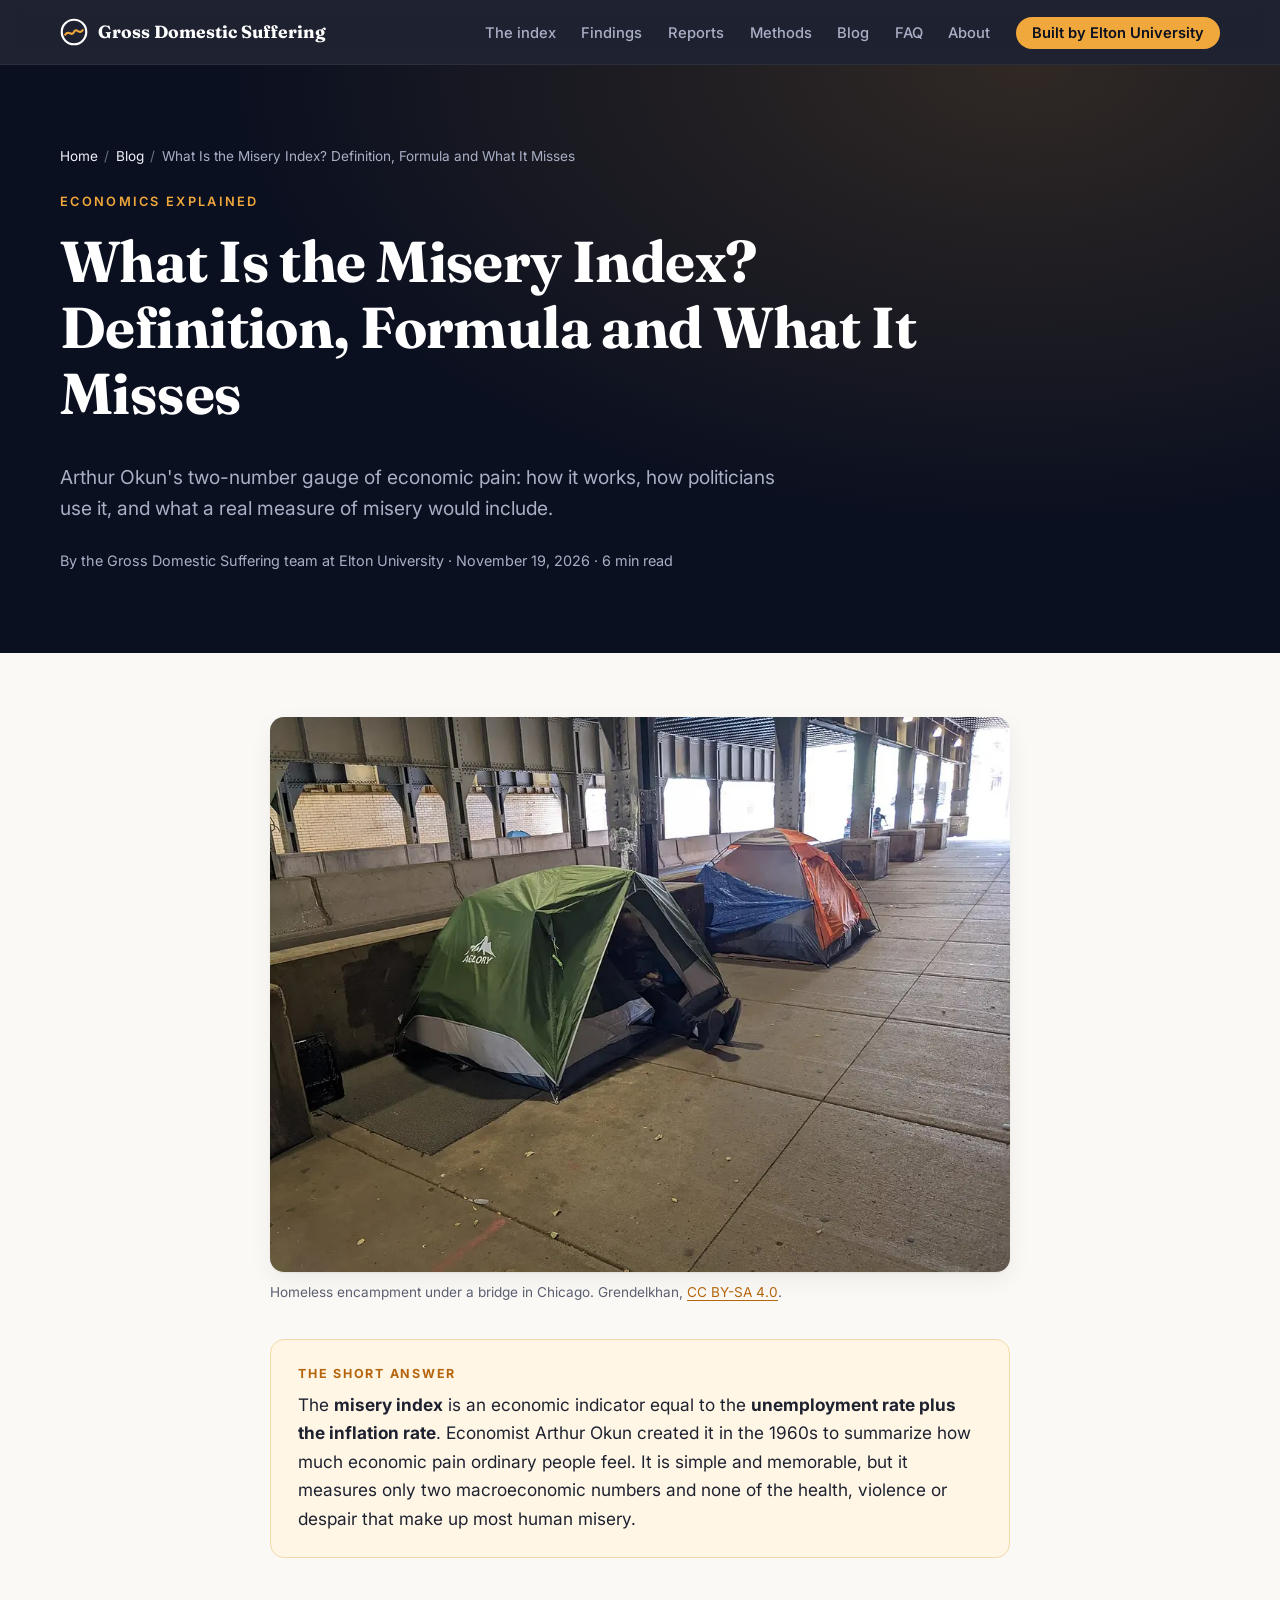
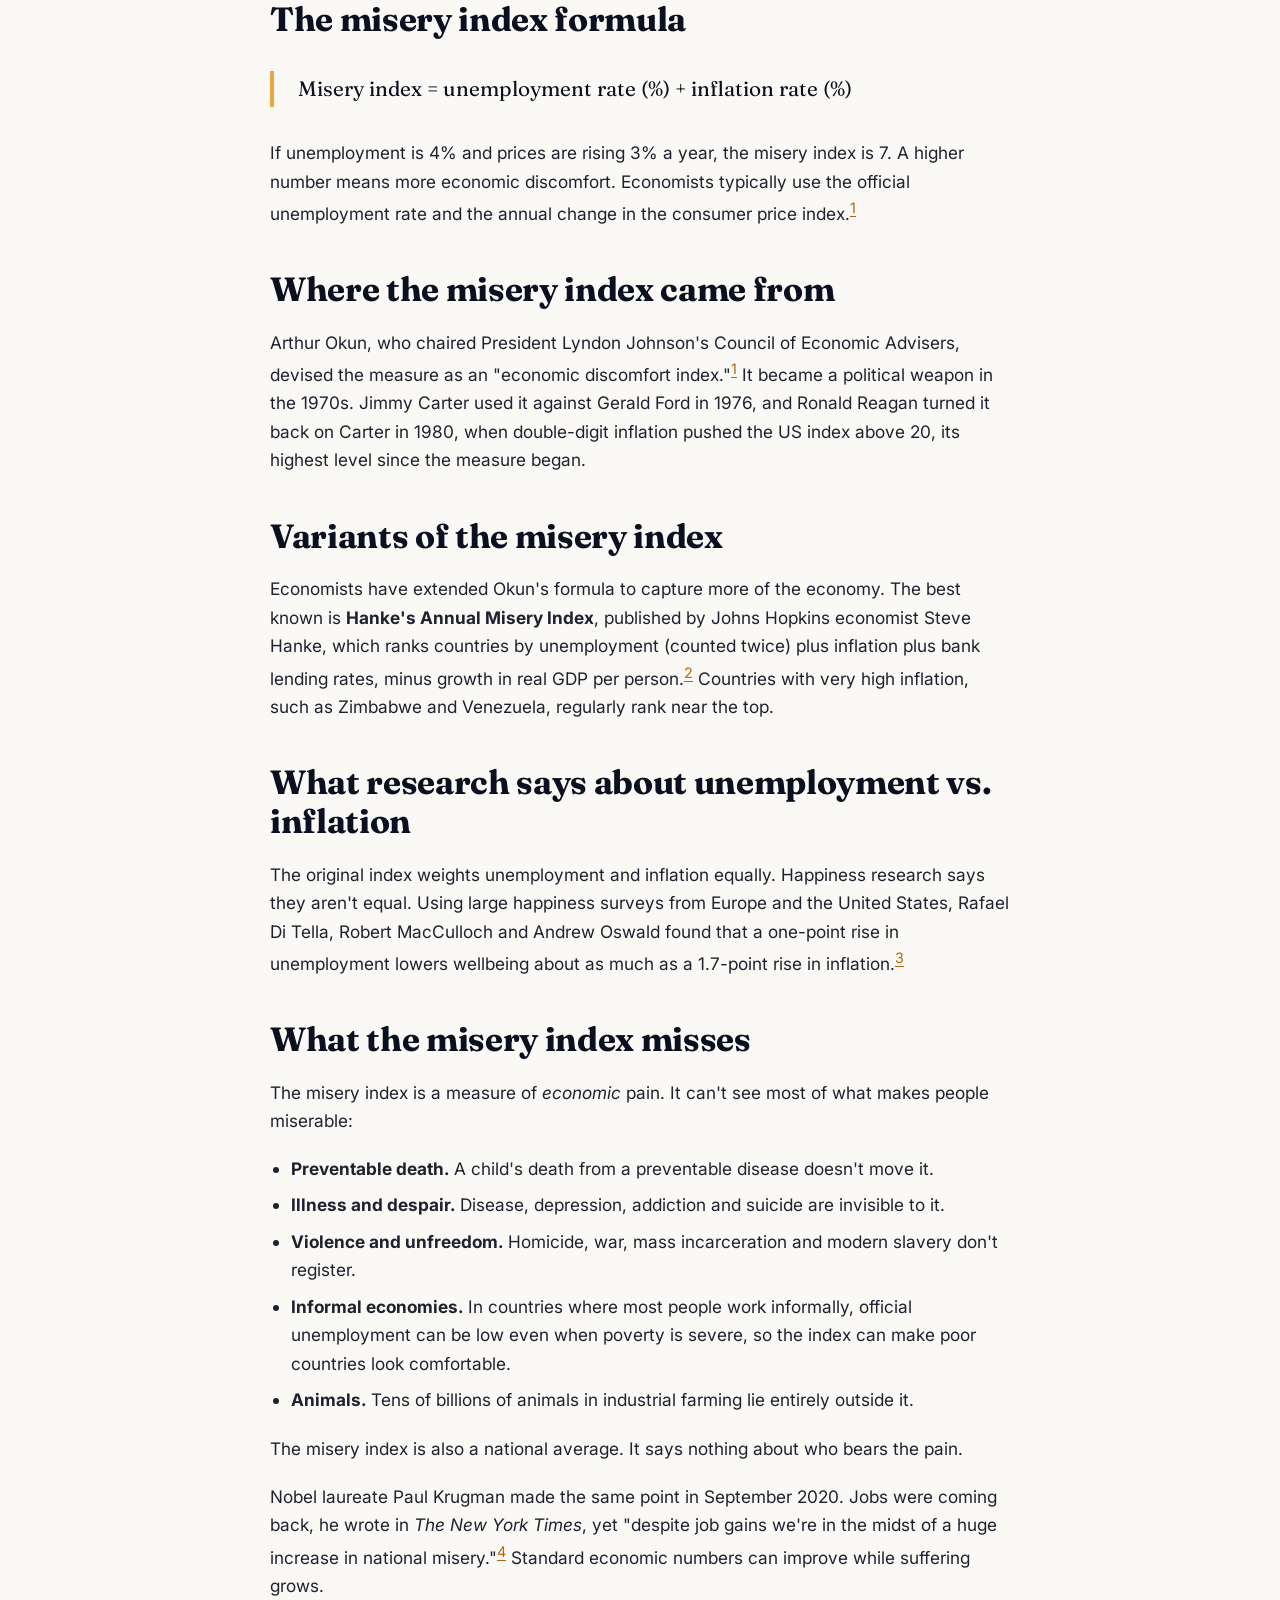
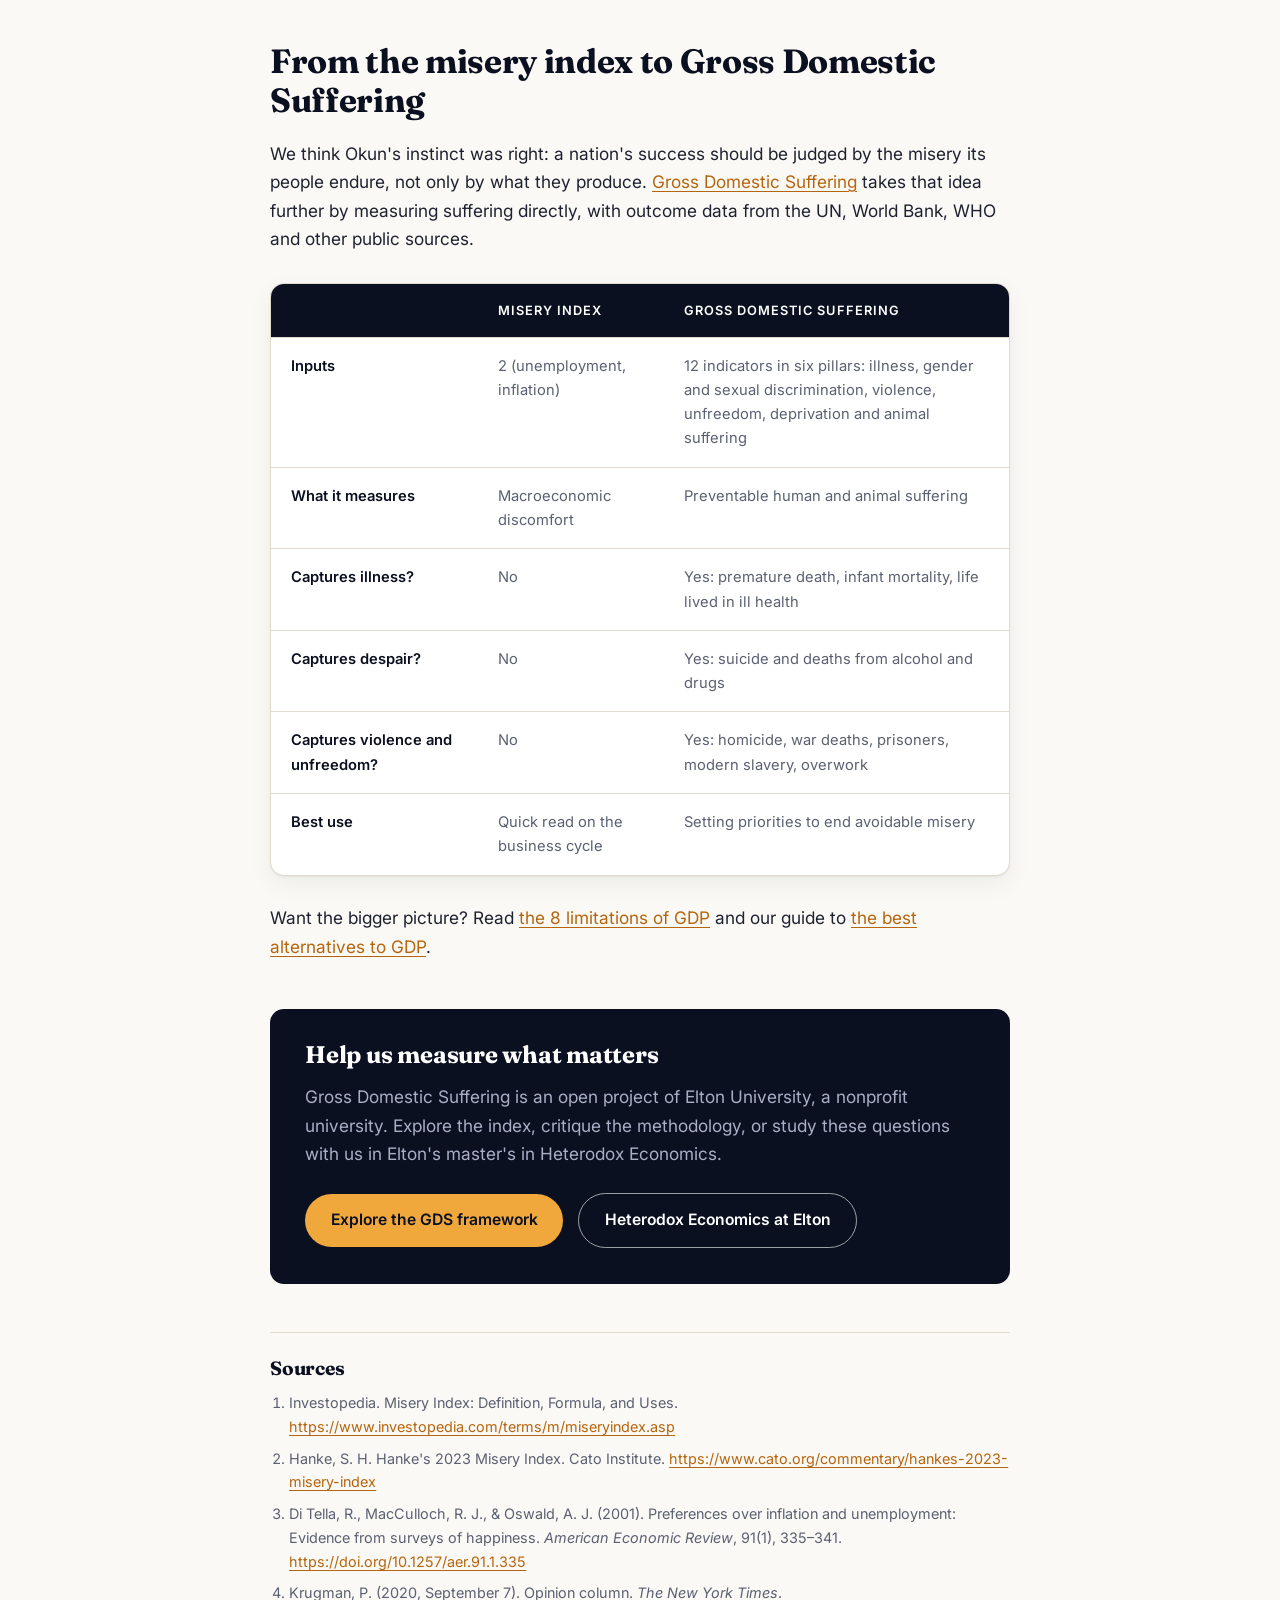
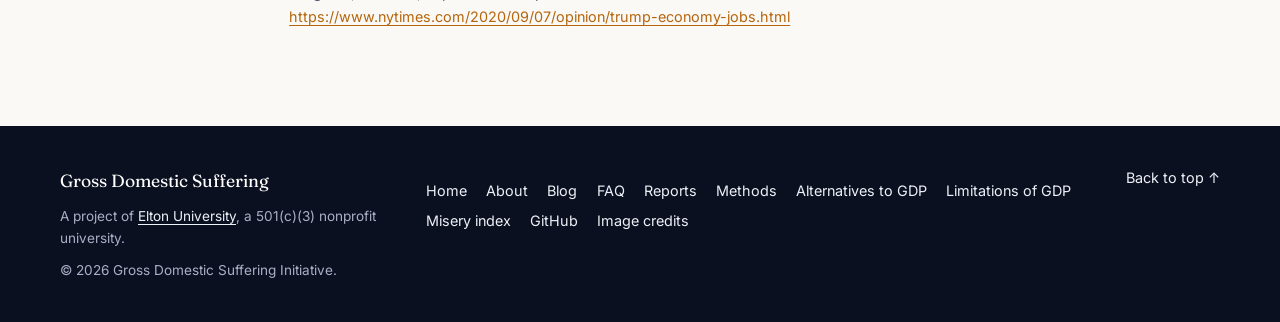
<file: blog/misery-index/index.html>
<!DOCTYPE html>
<html lang="en">
<head>
    <meta charset="UTF-8">
    <meta name="viewport" content="width=device-width, initial-scale=1">
    <title>What Is the Misery Index? Definition, Formula and Limits | GDS</title>
    <meta name="description" content="The misery index adds unemployment to inflation. Learn its formula, history and variants, and why it misses most of the misery people actually experience.">
    <link rel="canonical" href="https://grossdomesticsuffering.org/blog/misery-index/">
    <meta name="robots" content="index, follow, max-image-preview:large">
    <meta name="theme-color" content="#0b1020">

    <meta property="og:type" content="article">
    <meta property="og:site_name" content="Gross Domestic Suffering">
    <meta property="og:title" content="What Is the Misery Index? Definition, Formula and Limits | GDS">
    <meta property="og:description" content="The misery index adds unemployment to inflation. Learn its formula, history and variants, and why it misses most of the misery people actually experience.">
    <meta property="og:url" content="https://grossdomesticsuffering.org/blog/misery-index/">
    <meta property="og:image" content="https://grossdomesticsuffering.org/images/og-misery-index.jpg">
    <meta property="og:image:width" content="1200">
    <meta property="og:image:height" content="630">
    <meta name="twitter:card" content="summary_large_image">
    <meta name="twitter:title" content="What Is the Misery Index? Definition, Formula and Limits | GDS">
    <meta name="twitter:description" content="The misery index adds unemployment to inflation. Learn its formula, history and variants, and why it misses most of the misery people actually experience.">
    <meta name="twitter:image" content="https://grossdomesticsuffering.org/images/og-misery-index.jpg">
    <meta property="article:published_time" content="2026-11-19">
    <meta property="article:section" content="Economics explained">

    <link rel="icon" href="/favicon.svg" type="image/svg+xml">
    <link rel="preload" as="image" href="/images/social-encampment.webp" fetchpriority="high">
    <link rel="preconnect" href="https://fonts.googleapis.com">
    <link rel="preconnect" href="https://fonts.gstatic.com" crossorigin>
    <link href="https://fonts.googleapis.com/css2?family=Fraunces:opsz,wght@9..144,500;9..144,700&family=Inter:wght@400;500;600;700&display=swap" rel="stylesheet">
    <link href="/styles.css" rel="stylesheet">

    <script type="application/ld+json">
    {
      "@context": "https://schema.org",
      "@graph": [
        {
          "@type": "Organization",
          "@id": "https://grossdomesticsuffering.org/#org",
          "name": "Gross Domestic Suffering Initiative",
          "alternateName": "GDS",
          "url": "https://grossdomesticsuffering.org/",
          "logo": "https://grossdomesticsuffering.org/favicon.svg",
          "parentOrganization": {
            "@type": "CollegeOrUniversity",
            "@id": "https://elton.university/#org",
            "name": "Elton University",
            "url": "https://elton.university",
            "nonprofitStatus": "Nonprofit501c3"
          },
          "sameAs": [
            "https://github.com/ajbraus/gds"
          ]
        },
        {
          "@type": "BlogPosting",
          "@id": "https://grossdomesticsuffering.org/blog/misery-index/#article",
          "headline": "What Is the Misery Index? Definition, Formula and What It Misses",
          "description": "The misery index adds unemployment to inflation. Learn its formula, history and variants, and why it misses most of the misery people actually experience.",
          "image": [
            "https://grossdomesticsuffering.org/images/og-misery-index.jpg",
            "https://grossdomesticsuffering.org/images/social-encampment.webp"
          ],
          "datePublished": "2026-11-19",
          "dateModified": "2026-11-19",
          "author": {
            "@id": "https://grossdomesticsuffering.org/#org"
          },
          "publisher": {
            "@id": "https://grossdomesticsuffering.org/#org"
          },
          "mainEntityOfPage": "https://grossdomesticsuffering.org/blog/misery-index/",
          "inLanguage": "en",
          "wordCount": 615
        },
        {
          "@type": "BreadcrumbList",
          "itemListElement": [
            {
              "@type": "ListItem",
              "position": 1,
              "name": "Home",
              "item": "https://grossdomesticsuffering.org/"
            },
            {
              "@type": "ListItem",
              "position": 2,
              "name": "Blog",
              "item": "https://grossdomesticsuffering.org/blog/"
            },
            {
              "@type": "ListItem",
              "position": 3,
              "name": "What Is the Misery Index? Definition, Formula and What It Misses",
              "item": "https://grossdomesticsuffering.org/blog/misery-index/"
            }
          ]
        }
      ]
    }
    </script>
</head>
<body>
    <a class="skip-link" href="#main">Skip to content</a>

    <header class="site-header" id="top">
        <nav class="nav container" aria-label="Main">
            <a class="brand" href="/" aria-label="Gross Domestic Suffering home">
                <svg class="brand-mark" viewBox="0 0 32 32" aria-hidden="true"><circle cx="16" cy="16" r="14" fill="none" stroke="currentColor" stroke-width="2.5"/><path d="M6 19c4-6 7 3 10-3s6 4 10-2" fill="none" stroke="#f0a73b" stroke-width="2.5" stroke-linecap="round"/></svg>
                <span>Gross Domestic Suffering</span>
            </a>
            <button class="nav-toggle" aria-expanded="false" aria-controls="nav-links" aria-label="Open menu">
                <span></span><span></span><span></span>
            </button>
            <ul class="nav-links" id="nav-links">
                <li><a href="/#framework">The index</a></li>
                <li><a href="/#prototype">Findings</a></li>
                <li><a href="/reports/">Reports</a></li>
                <li><a href="/methods/">Methods</a></li>
                <li><a href="/blog/" aria-current="page">Blog</a></li>
                <li><a href="/faq/">FAQ</a></li>
                <li><a href="/about/">About</a></li>
                <li><a class="nav-cta" href="https://elton.university" target="_blank" rel="noopener">Built by Elton University</a></li>
            </ul>
        </nav>
    </header>

    <main id="main">
        <article>
            <header class="page-hero">
                <div class="container">
                    <nav class="breadcrumbs" aria-label="Breadcrumb"><ol><li><a href="/">Home</a></li><li><a href="/blog/">Blog</a></li><li aria-current="page">What Is the Misery Index? Definition, Formula and What It Misses</li></ol></nav>
                    <p class="eyebrow">Economics explained</p>
                    <h1>What Is the Misery Index? Definition, Formula and What It Misses</h1>
                    <p class="page-lead">Arthur Okun's two-number gauge of economic pain: how it works, how politicians use it, and what a real measure of misery would include.</p>
                    <p class="meta">By the Gross Domestic Suffering team at Elton University · <time datetime="2026-11-19">November 19, 2026</time> · 6 min read</p>
                </div>
            </header>
            <div class="prose">
            <figure style="margin-top:0">
                <img src="/images/social-encampment.webp" alt="Tents of an encampment of unhoused people beneath a bridge in Chicago" width="1000" height="750" fetchpriority="high">
                <figcaption>Homeless encampment under a bridge in Chicago. Grendelkhan, <a href="https://commons.wikimedia.org/wiki/File:Homeless_encampment_under_bridge_in_Chicago.jpg" target="_blank" rel="noopener">CC BY-SA 4.0</a>.</figcaption>
            </figure>

            <div class="callout tldr">
                <strong>The short answer</strong>
                <p>The <strong>misery index</strong> is an economic indicator equal to the <strong>unemployment rate plus the inflation rate</strong>. Economist Arthur Okun created it in the 1960s to summarize how much economic pain ordinary people feel. It is simple and memorable, but it measures only two macroeconomic numbers and none of the health, violence or despair that make up most human misery.</p>
            </div>

            <h2>The misery index formula</h2>
            <blockquote>Misery index = unemployment rate (%) + inflation rate (%)</blockquote>
            <p>If unemployment is 4% and prices are rising 3% a year, the misery index is 7. A higher number means more economic discomfort. Economists typically use the official unemployment rate and the annual change in the consumer price index.<sup><a href="#s1">1</a></sup></p>

            <h2>Where the misery index came from</h2>
            <p>Arthur Okun, who chaired President Lyndon Johnson's Council of Economic Advisers, devised the measure as an "economic discomfort index."<sup><a href="#s1">1</a></sup> It became a political weapon in the 1970s. Jimmy Carter used it against Gerald Ford in 1976, and Ronald Reagan turned it back on Carter in 1980, when double-digit inflation pushed the US index above 20, its highest level since the measure began.</p>

            <h2>Variants of the misery index</h2>
            <p>Economists have extended Okun's formula to capture more of the economy. The best known is <strong>Hanke's Annual Misery Index</strong>, published by Johns Hopkins economist Steve Hanke, which ranks countries by unemployment (counted twice) plus inflation plus bank lending rates, minus growth in real GDP per person.<sup><a href="#s2">2</a></sup> Countries with very high inflation, such as Zimbabwe and Venezuela, regularly rank near the top.</p>

            <h2>What research says about unemployment vs. inflation</h2>
            <p>The original index weights unemployment and inflation equally. Happiness research says they aren't equal. Using large happiness surveys from Europe and the United States, Rafael Di Tella, Robert MacCulloch and Andrew Oswald found that a one-point rise in unemployment lowers wellbeing about as much as a 1.7-point rise in inflation.<sup><a href="#s3">3</a></sup></p>

            <h2>What the misery index misses</h2>
            <p>The misery index is a measure of <em>economic</em> pain. It can't see most of what makes people miserable:</p>
            <ul>
                <li><strong>Preventable death.</strong> A child's death from a preventable disease doesn't move it.</li>
                <li><strong>Illness and despair.</strong> Disease, depression, addiction and suicide are invisible to it.</li>
                <li><strong>Violence and unfreedom.</strong> Homicide, war, mass incarceration and modern slavery don't register.</li>
                <li><strong>Informal economies.</strong> In countries where most people work informally, official unemployment can be low even when poverty is severe, so the index can make poor countries look comfortable.</li>
                <li><strong>Animals.</strong> Tens of billions of animals in industrial farming lie entirely outside it.</li>
            </ul>
            <p>The misery index is also a national average. It says nothing about who bears the pain.</p>
            <p>Nobel laureate Paul Krugman made the same point in September 2020. Jobs were coming back, he wrote in <em>The New York Times</em>, yet "despite job gains we're in the midst of a huge increase in national misery."<sup><a href="#s4">4</a></sup> Standard economic numbers can improve while suffering grows.</p>

            <h2>From the misery index to Gross Domestic Suffering</h2>
            <p>We think Okun's instinct was right: a nation's success should be judged by the misery its people endure, not only by what they produce. <a href="/">Gross Domestic Suffering</a> takes that idea further by measuring suffering directly, with outcome data from the UN, World Bank, WHO and other public sources.</p>
            <div class="table-wrap">
                <table class="compare">
                    <thead><tr><th scope="col"></th><th scope="col">Misery index</th><th scope="col">Gross Domestic Suffering</th></tr></thead>
                    <tbody>
                        <tr><th scope="row">Inputs</th><td>2 (unemployment, inflation)</td><td>12 indicators in six pillars: illness, gender and sexual discrimination, violence, unfreedom, deprivation and animal suffering</td></tr>
                        <tr><th scope="row">What it measures</th><td>Macroeconomic discomfort</td><td>Preventable human and animal suffering</td></tr>
                        <tr><th scope="row">Captures illness?</th><td>No</td><td>Yes: premature death, infant mortality, life lived in ill health</td></tr>
                        <tr><th scope="row">Captures despair?</th><td>No</td><td>Yes: suicide and deaths from alcohol and drugs</td></tr>
                        <tr><th scope="row">Captures violence and unfreedom?</th><td>No</td><td>Yes: homicide, war deaths, prisoners, modern slavery, overwork</td></tr>
                        <tr><th scope="row">Best use</th><td>Quick read on the business cycle</td><td>Setting priorities to end avoidable misery</td></tr>
                    </tbody>
                </table>
            </div>
            <p>Want the bigger picture? Read <a href="/blog/limitations-of-gdp/">the 8 limitations of GDP</a> and our guide to <a href="/blog/alternative-to-gdp/">the best alternatives to GDP</a>.</p>


            <aside class="post-cta">
                <h2>Help us measure what matters</h2>
                <p>Gross Domestic Suffering is an open project of Elton University, a nonprofit university. Explore the index, critique the methodology, or study these questions with us in Elton's master's in Heterodox Economics.</p>
                <a class="btn btn-primary" href="/#framework">Explore the GDS framework</a>
                <a class="btn btn-ghost" href="https://elton.university/economics" target="_blank" rel="noopener">Heterodox Economics at Elton</a>
            </aside>
            <section class="sources" aria-labelledby="sources-title">
                <h2 id="sources-title">Sources</h2>
                <ol>
                    <li id="s1">Investopedia. Misery Index: Definition, Formula, and Uses. <a href="https://www.investopedia.com/terms/m/miseryindex.asp" target="_blank" rel="noopener">https://www.investopedia.com/terms/m/miseryindex.asp</a></li>
                    <li id="s2">Hanke, S. H. Hanke's 2023 Misery Index. Cato Institute. <a href="https://www.cato.org/commentary/hankes-2023-misery-index" target="_blank" rel="noopener">https://www.cato.org/commentary/hankes-2023-misery-index</a></li>
                    <li id="s3">Di Tella, R., MacCulloch, R. J., &amp; Oswald, A. J. (2001). Preferences over inflation and unemployment: Evidence from surveys of happiness. <em>American Economic Review</em>, 91(1), 335–341. <a href="https://doi.org/10.1257/aer.91.1.335" target="_blank" rel="noopener">https://doi.org/10.1257/aer.91.1.335</a></li>
                    <li id="s4">Krugman, P. (2020, September 7). Opinion column. <em>The New York Times</em>. <a href="https://www.nytimes.com/2020/09/07/opinion/trump-economy-jobs.html" target="_blank" rel="noopener">https://www.nytimes.com/2020/09/07/opinion/trump-economy-jobs.html</a></li>
                </ol>
            </section>
            </div>
        </article>
    </main>

    <footer class="site-footer">
        <div class="container footer-inner">
            <div>
                <p class="footer-brand">Gross Domestic Suffering</p>
                <p class="footer-note">A project of <a href="https://elton.university" target="_blank" rel="noopener">Elton University</a>, a 501(c)(3) nonprofit university.</p>
                <p class="footer-note">&copy; 2026 Gross Domestic Suffering Initiative.</p>
            </div>
            <ul class="footer-links" aria-label="Footer">
                <li><a href="/">Home</a></li>
                <li><a href="/about/">About</a></li>
                <li><a href="/blog/">Blog</a></li>
                <li><a href="/faq/">FAQ</a></li>
                <li><a href="/reports/">Reports</a></li>
                <li><a href="/methods/">Methods</a></li>
                <li><a href="/blog/alternative-to-gdp/">Alternatives to GDP</a></li>
                <li><a href="/blog/limitations-of-gdp/">Limitations of GDP</a></li>
                <li><a href="/blog/misery-index/">Misery index</a></li>
                <li><a href="https://github.com/ajbraus/gds" target="_blank" rel="noopener">GitHub</a></li>
                <li><a href="/about/#credits">Image credits</a></li>
            </ul>
            <a class="to-top" href="#top">Back to top ↑</a>
        </div>
    </footer>

    <script>
        const toggle = document.querySelector('.nav-toggle');
        const links = document.getElementById('nav-links');
        toggle.addEventListener('click', () => {
            const open = toggle.getAttribute('aria-expanded') === 'true';
            toggle.setAttribute('aria-expanded', String(!open));
            links.classList.toggle('open', !open);
        });
        links.addEventListener('click', e => {
            if (e.target.tagName === 'A') {
                toggle.setAttribute('aria-expanded', 'false');
                links.classList.remove('open');
            }
        });
    </script>
</body>
</html>
</file>
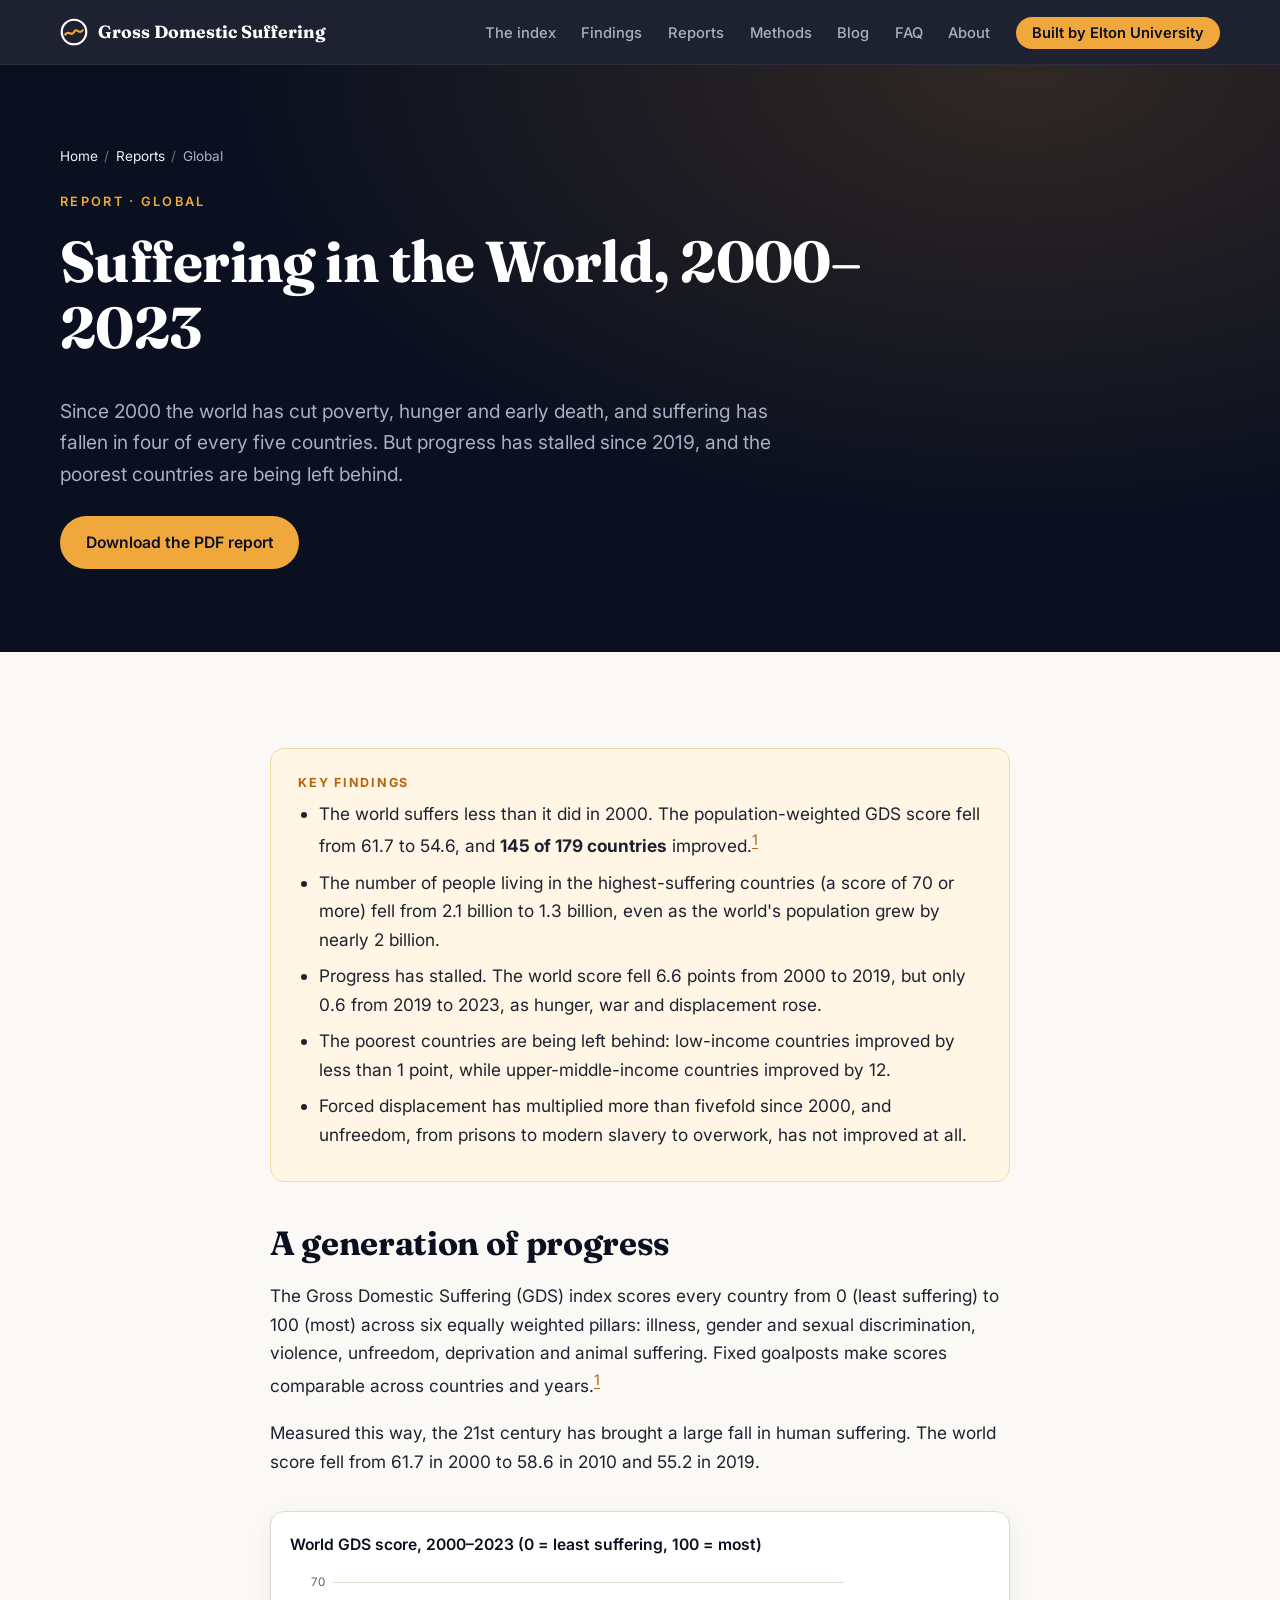
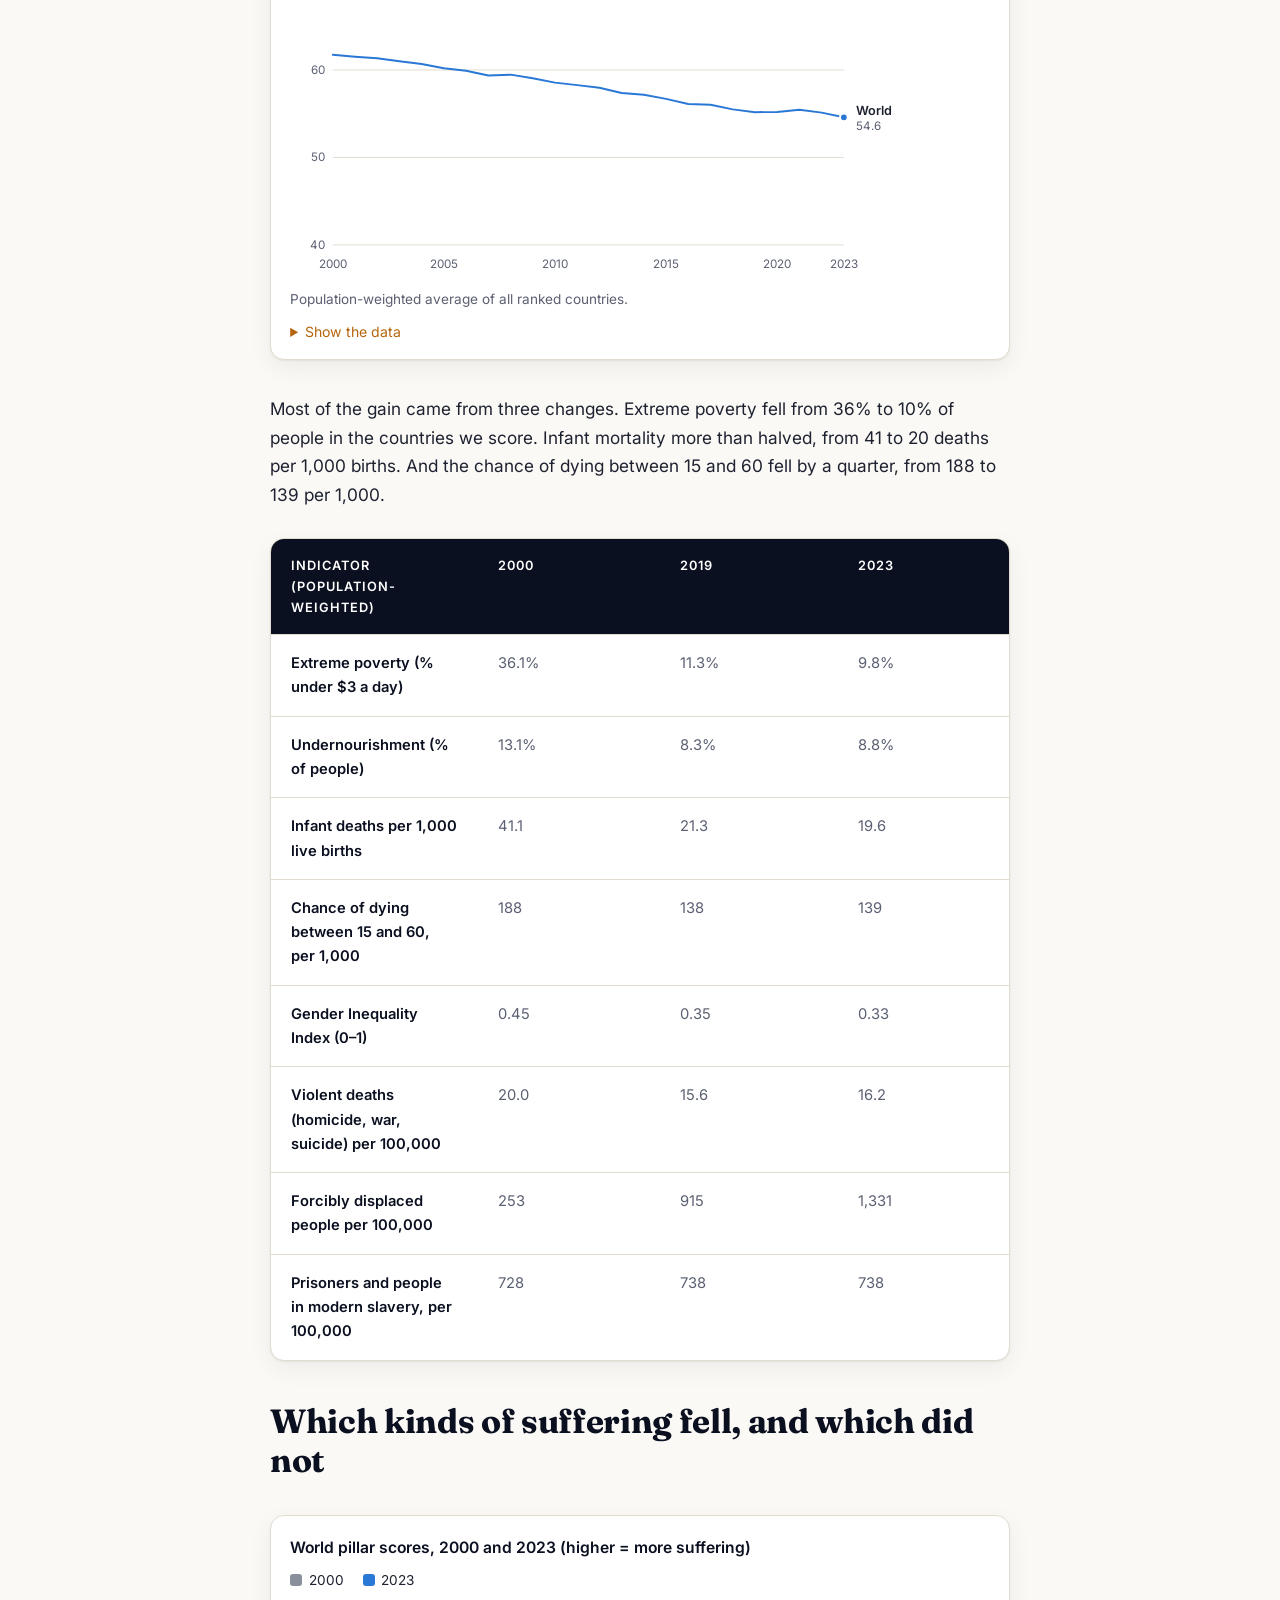
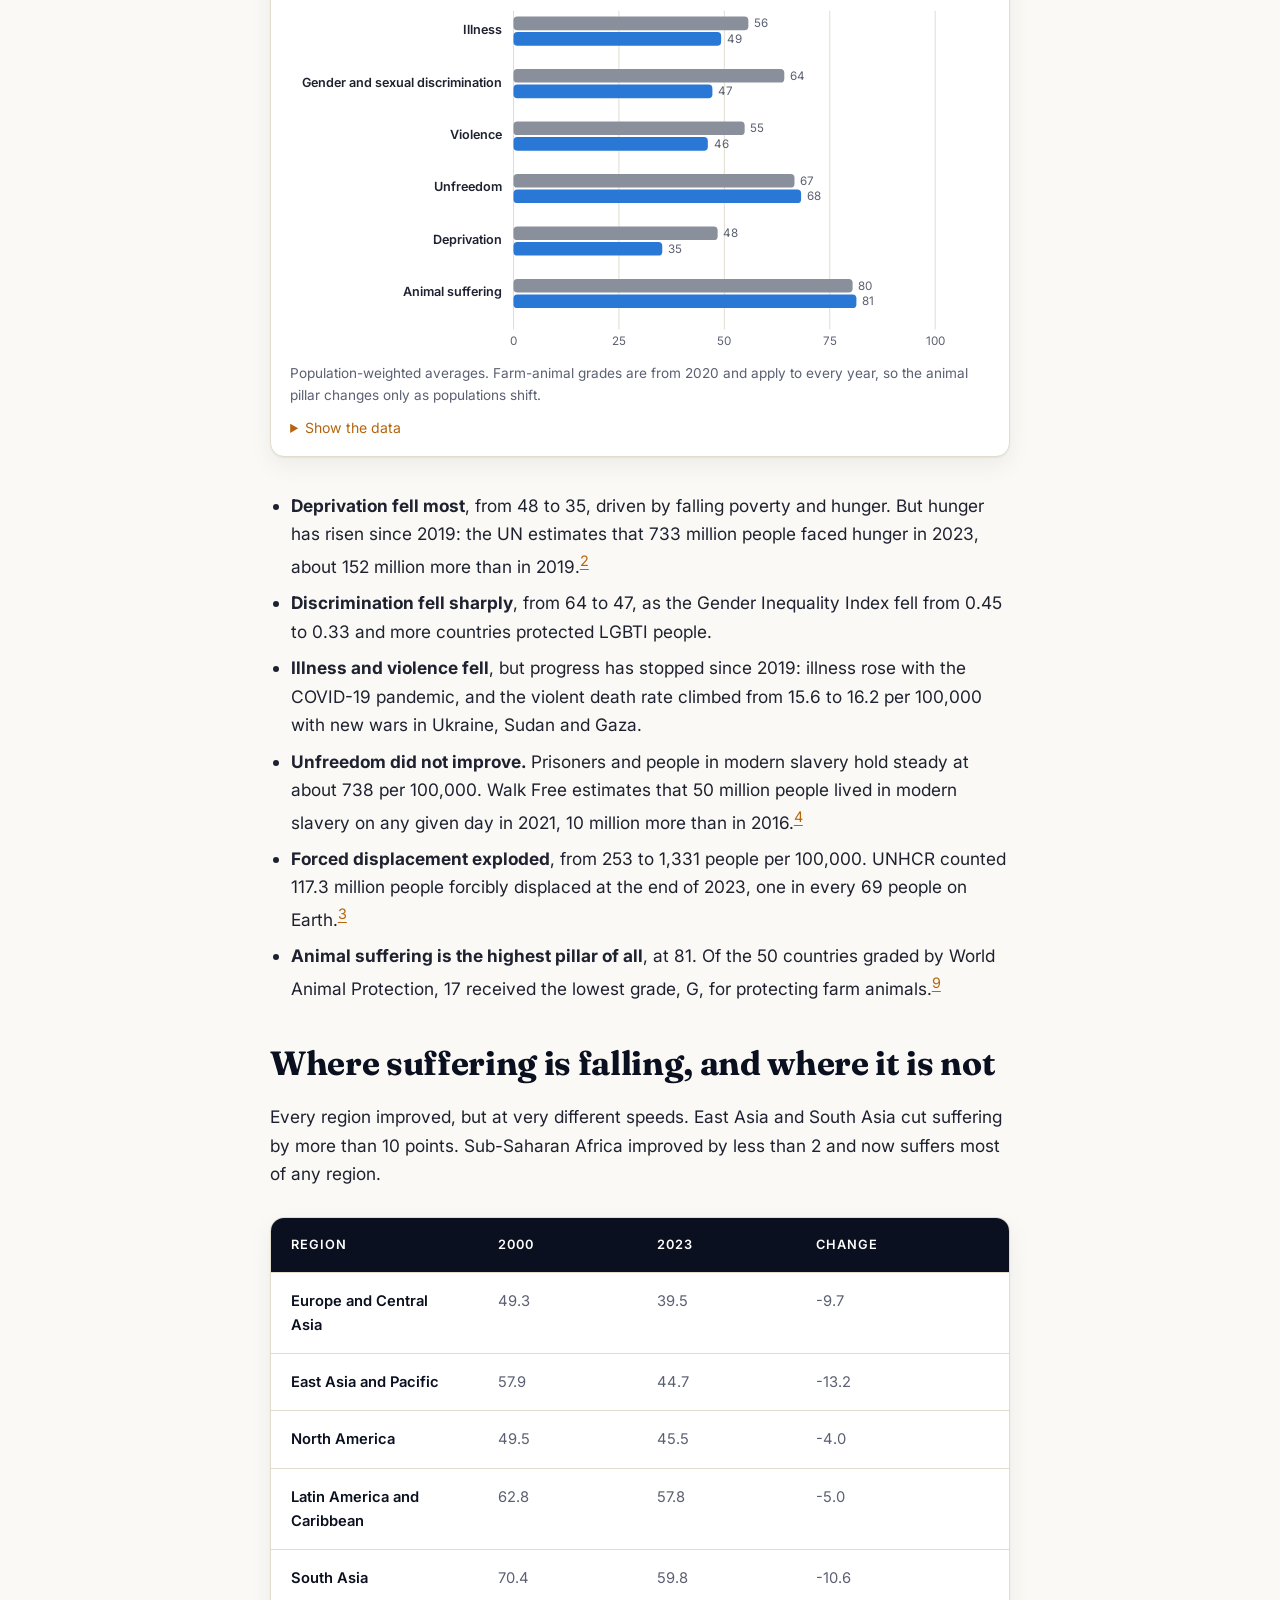
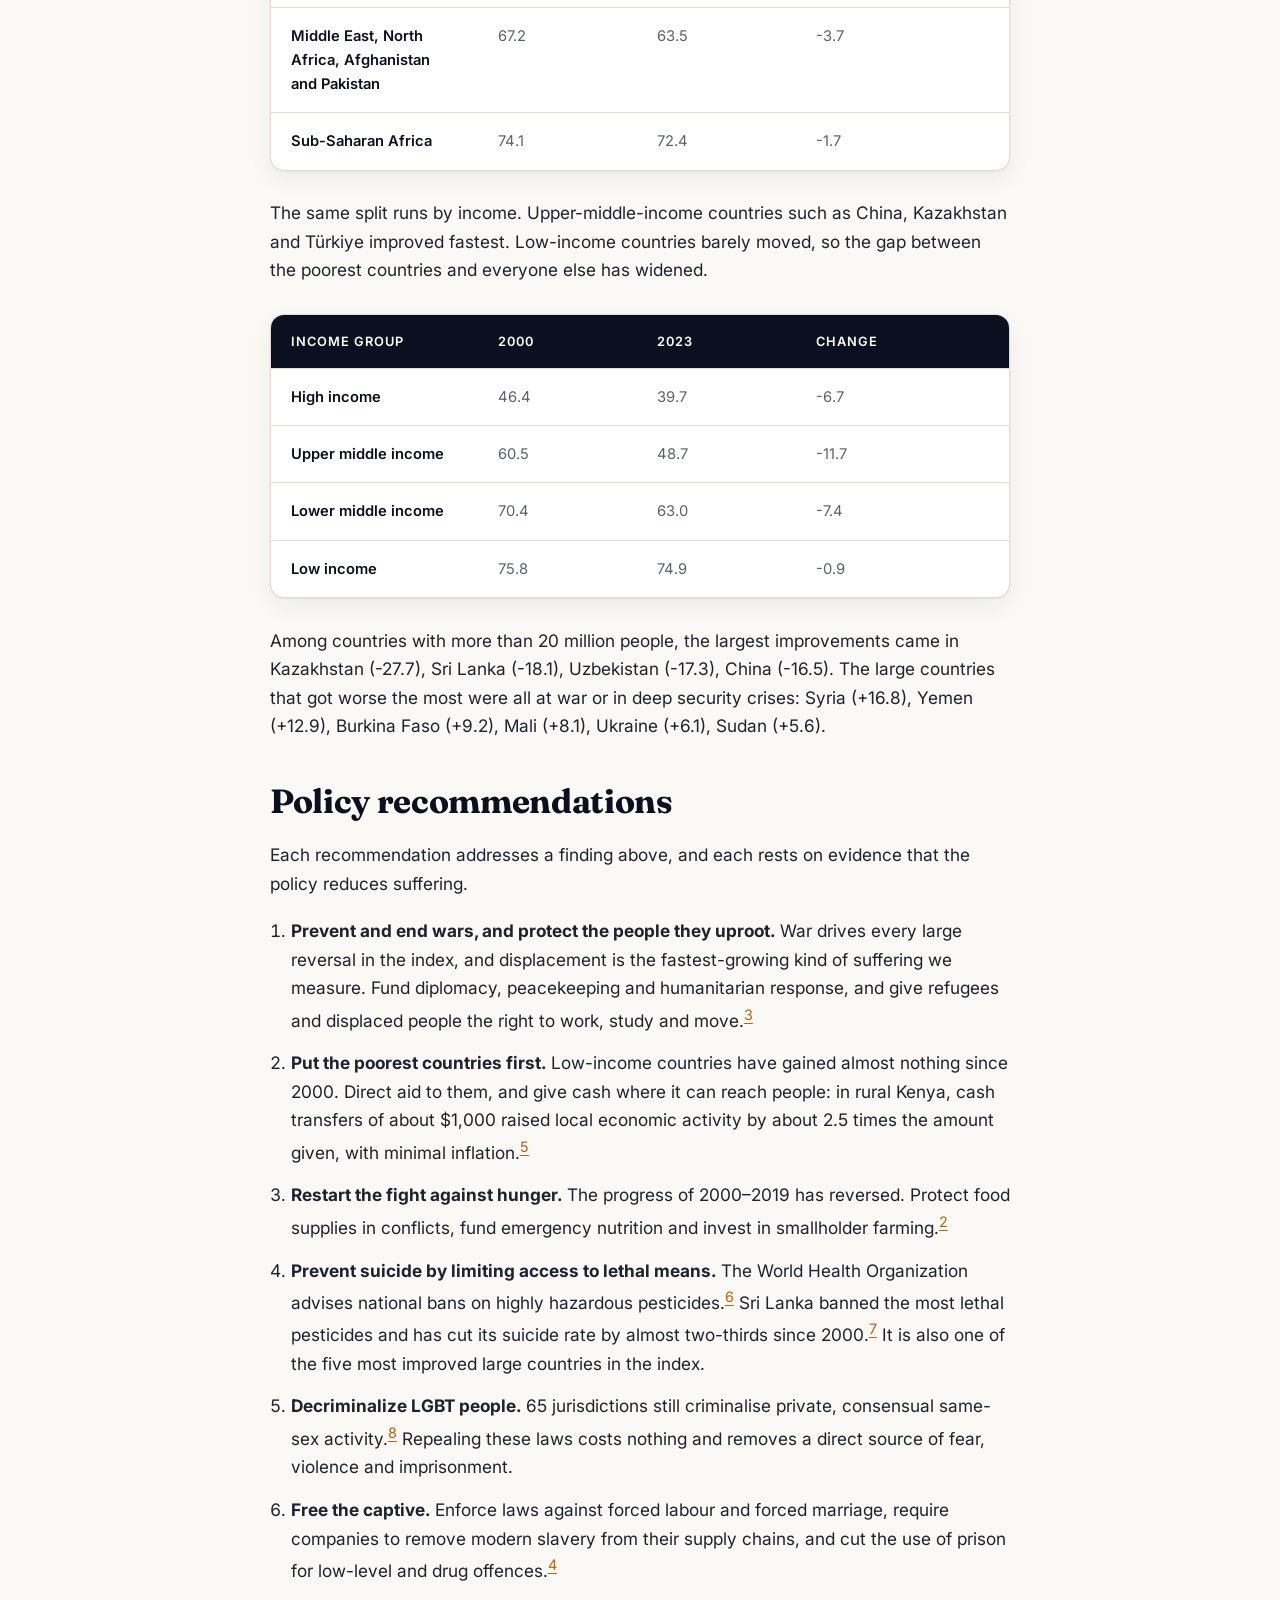
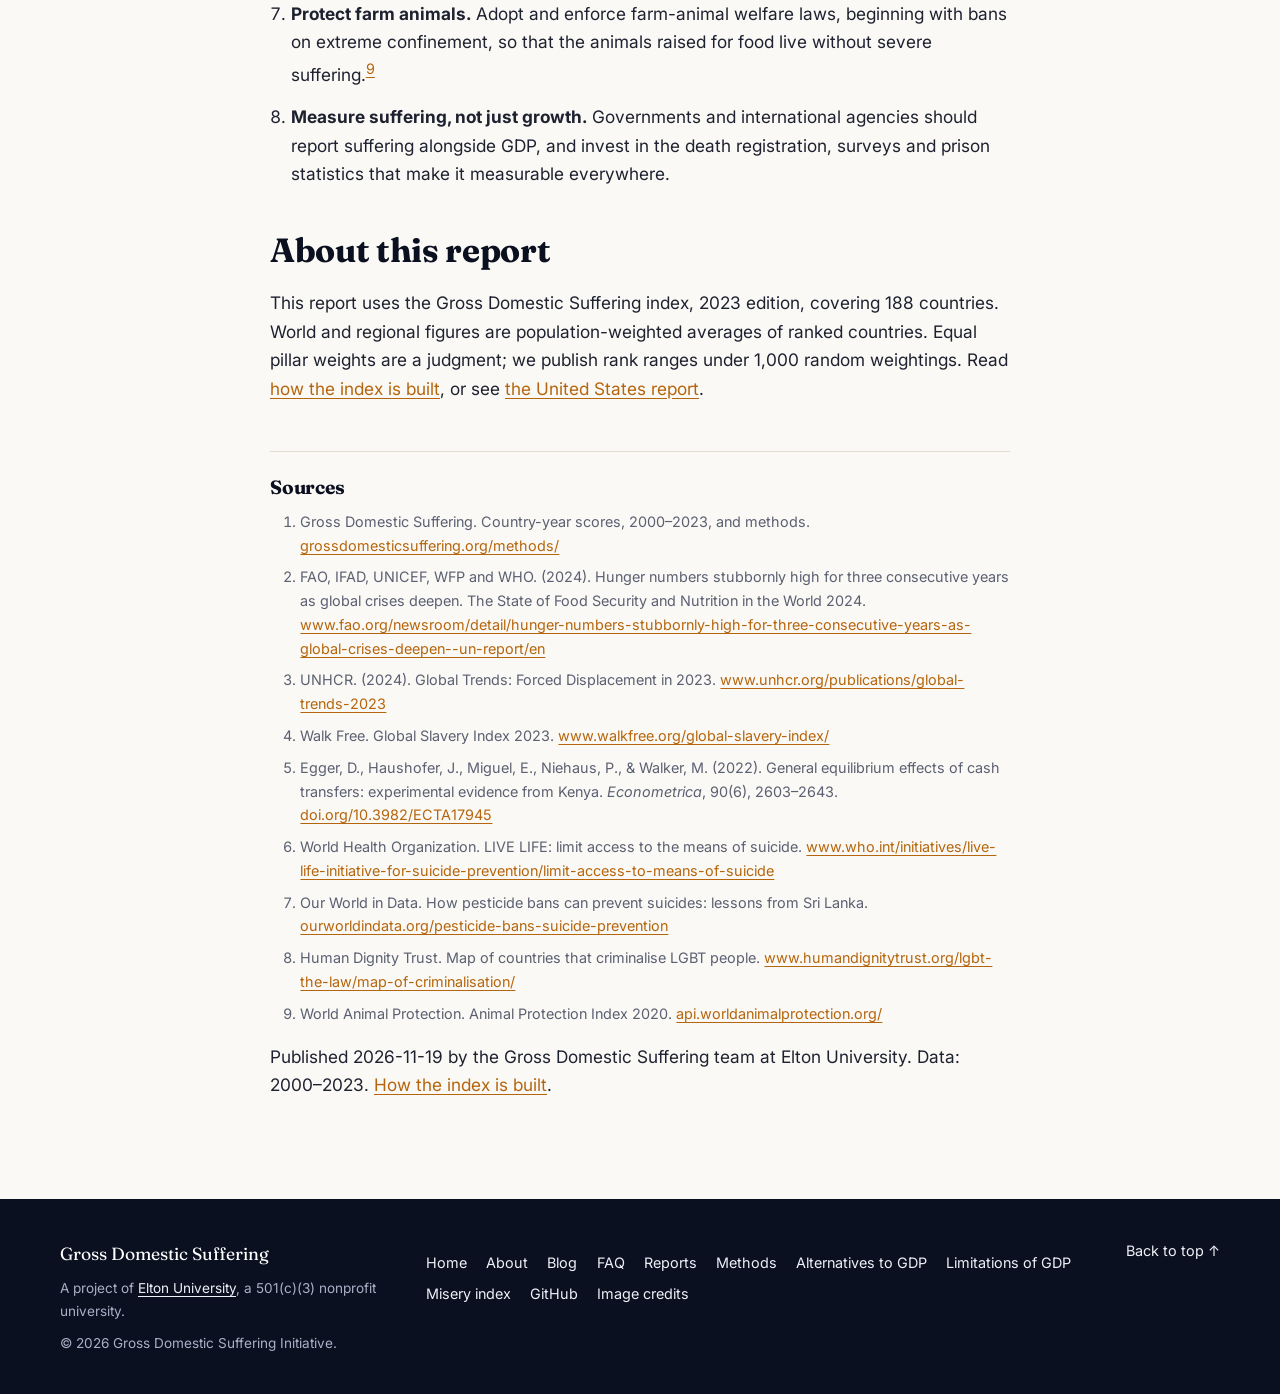
<file: reports/global/index.html>
<!DOCTYPE html>
<html lang="en">
<head>
    <meta charset="UTF-8">
    <meta name="viewport" content="width=device-width, initial-scale=1">
    <title>Global Suffering Report, 2000–2023: Findings and Trends | GDS</title>
    <meta name="description" content="How much has suffering fallen worldwide since 2000? Findings, trends by region and pillar, and policy recommendations from the Gross Domestic Suffering index, with a PDF.">
    <link rel="canonical" href="https://grossdomesticsuffering.org/reports/global/">
    <meta name="robots" content="index, follow, max-image-preview:large">
    <meta name="theme-color" content="#0b1020">

    <meta property="og:type" content="website">
    <meta property="og:site_name" content="Gross Domestic Suffering">
    <meta property="og:title" content="Global Suffering Report, 2000–2023: Findings and Trends | GDS">
    <meta property="og:description" content="How much has suffering fallen worldwide since 2000? Findings, trends by region and pillar, and policy recommendations from the Gross Domestic Suffering index, with a PDF.">
    <meta property="og:url" content="https://grossdomesticsuffering.org/reports/global/">
    <meta property="og:image" content="https://grossdomesticsuffering.org/images/og-image.jpg">
    <meta property="og:image:width" content="1200">
    <meta property="og:image:height" content="630">
    <meta name="twitter:card" content="summary_large_image">
    <meta name="twitter:title" content="Global Suffering Report, 2000–2023: Findings and Trends | GDS">
    <meta name="twitter:description" content="How much has suffering fallen worldwide since 2000? Findings, trends by region and pillar, and policy recommendations from the Gross Domestic Suffering index, with a PDF.">
    <meta name="twitter:image" content="https://grossdomesticsuffering.org/images/og-image.jpg">

    <link rel="icon" href="/favicon.svg" type="image/svg+xml">
    <link rel="preconnect" href="https://fonts.googleapis.com">
    <link rel="preconnect" href="https://fonts.gstatic.com" crossorigin>
    <link href="https://fonts.googleapis.com/css2?family=Fraunces:opsz,wght@9..144,500;9..144,700&family=Inter:wght@400;500;600;700&display=swap" rel="stylesheet">
    <link href="/styles.css" rel="stylesheet">

    <script type="application/ld+json">
    {
      "@context": "https://schema.org",
      "@graph": [
        {
          "@type": "Organization",
          "@id": "https://grossdomesticsuffering.org/#org",
          "name": "Gross Domestic Suffering Initiative",
          "alternateName": "GDS",
          "url": "https://grossdomesticsuffering.org/",
          "logo": "https://grossdomesticsuffering.org/favicon.svg",
          "parentOrganization": {
            "@type": "CollegeOrUniversity",
            "@id": "https://elton.university/#org",
            "name": "Elton University",
            "url": "https://elton.university",
            "nonprofitStatus": "Nonprofit501c3"
          },
          "sameAs": [
            "https://github.com/ajbraus/gds"
          ]
        },
        {
          "@type": "Report",
          "@id": "https://grossdomesticsuffering.org/reports/global/#report",
          "url": "https://grossdomesticsuffering.org/reports/global/",
          "name": "Suffering in the World, 2000–2023",
          "description": "How much has suffering fallen worldwide since 2000? Findings, trends by region and pillar, and policy recommendations from the Gross Domestic Suffering index, with a PDF.",
          "datePublished": "2026-11-19",
          "dateModified": "2026-11-19",
          "publisher": {
            "@id": "https://grossdomesticsuffering.org/#org"
          },
          "inLanguage": "en",
          "encoding": {
            "@type": "MediaObject",
            "contentUrl": "https://grossdomesticsuffering.org/reports/gds-report-global-2023.pdf",
            "encodingFormat": "application/pdf"
          }
        },
        {
          "@type": "BreadcrumbList",
          "itemListElement": [
            {
              "@type": "ListItem",
              "position": 1,
              "name": "Home",
              "item": "https://grossdomesticsuffering.org/"
            },
            {
              "@type": "ListItem",
              "position": 2,
              "name": "Reports",
              "item": "https://grossdomesticsuffering.org/reports/"
            },
            {
              "@type": "ListItem",
              "position": 3,
              "name": "Global",
              "item": "https://grossdomesticsuffering.org/reports/global/"
            }
          ]
        }
      ]
    }
    </script>
</head>
<body>
    <a class="skip-link" href="#main">Skip to content</a>

    <header class="site-header" id="top">
        <nav class="nav container" aria-label="Main">
            <a class="brand" href="/" aria-label="Gross Domestic Suffering home">
                <svg class="brand-mark" viewBox="0 0 32 32" aria-hidden="true"><circle cx="16" cy="16" r="14" fill="none" stroke="currentColor" stroke-width="2.5"/><path d="M6 19c4-6 7 3 10-3s6 4 10-2" fill="none" stroke="#f0a73b" stroke-width="2.5" stroke-linecap="round"/></svg>
                <span>Gross Domestic Suffering</span>
            </a>
            <button class="nav-toggle" aria-expanded="false" aria-controls="nav-links" aria-label="Open menu">
                <span></span><span></span><span></span>
            </button>
            <ul class="nav-links" id="nav-links">
                <li><a href="/#framework">The index</a></li>
                <li><a href="/#prototype">Findings</a></li>
                <li><a href="/reports/" aria-current="page">Reports</a></li>
                <li><a href="/methods/">Methods</a></li>
                <li><a href="/blog/">Blog</a></li>
                <li><a href="/faq/">FAQ</a></li>
                <li><a href="/about/">About</a></li>
                <li><a class="nav-cta" href="https://elton.university" target="_blank" rel="noopener">Built by Elton University</a></li>
            </ul>
        </nav>
    </header>

    <main id="main">
        <section class="page-hero report-hero">
            <div class="container">
                <nav class="breadcrumbs" aria-label="Breadcrumb"><ol><li><a href="/">Home</a></li><li><a href="/reports/">Reports</a></li><li aria-current="page">Global</li></ol></nav>
                <p class="eyebrow">Report · Global</p>
                <h1>Suffering in the World, 2000–2023</h1>
                <p class="page-lead">Since 2000 the world has cut poverty, hunger and early death, and suffering has fallen in four of every five countries. But progress has stalled since 2019, and the poorest countries are being left behind.</p>
                <p class="report-actions"><a class="btn btn-primary" href="/reports/gds-report-global-2023.pdf" download>Download the PDF report</a></p>
            </div>
        </section>
        <article class="prose report">
            <p class="print-only report-print-head">Gross Domestic Suffering · Elton University · grossdomesticsuffering.org/reports/global/</p>
            <div class="callout tldr">
                <strong>Key findings</strong>
                <ul>
                    <li>The world suffers less than it did in 2000. The population-weighted GDS score fell from 61.7 to 54.6, and <strong>145 of 179 countries</strong> improved.<sup><a href="#s1">1</a></sup></li>
                    <li>The number of people living in the highest-suffering countries (a score of 70 or more) fell from 2.1 billion to 1.3 billion, even as the world's population grew by nearly 2 billion.</li>
                    <li>Progress has stalled. The world score fell 6.6 points from 2000 to 2019, but only 0.6 from 2019 to 2023, as hunger, war and displacement rose.</li>
                    <li>The poorest countries are being left behind: low-income countries improved by less than 1 point, while upper-middle-income countries improved by 12.</li>
                    <li>Forced displacement has multiplied more than fivefold since 2000, and unfreedom, from prisons to modern slavery to overwork, has not improved at all.</li>
                </ul>
            </div>

            <h2>A generation of progress</h2>
            <p>The Gross Domestic Suffering (GDS) index scores every country from 0 (least suffering) to 100 (most) across six equally weighted pillars: illness, gender and sexual discrimination, violence, unfreedom, deprivation and animal suffering. Fixed goalposts make scores comparable across countries and years.<sup><a href="#s1">1</a></sup></p>
            <p>Measured this way, the 21st century has brought a large fall in human suffering. The world score fell from 61.7 in 2000 to 58.6 in 2010 and 55.2 in 2019.</p>
            <figure class="chart">
                <figcaption class="chart-title">World GDS score, 2000–2023 (0 = least suffering, 100 = most)</figcaption>
                
                <svg viewBox="0 0 720 320" role="img" aria-label="World GDS score, 2000–2023 (0 = least suffering, 100 = most)"><line x1="44" x2="570" y1="286.0" y2="286.0" stroke="#e2dccf" stroke-width="1"/><text x="36" y="290.0" text-anchor="end" class="ax">40</text><line x1="44" x2="570" y1="196.0" y2="196.0" stroke="#e2dccf" stroke-width="1"/><text x="36" y="200.0" text-anchor="end" class="ax">50</text><line x1="44" x2="570" y1="106.0" y2="106.0" stroke="#e2dccf" stroke-width="1"/><text x="36" y="110.0" text-anchor="end" class="ax">60</text><line x1="44" x2="570" y1="16.0" y2="16.0" stroke="#e2dccf" stroke-width="1"/><text x="36" y="20.0" text-anchor="end" class="ax">70</text><text x="44.0" y="310" text-anchor="middle" class="ax">2000</text><text x="158.3" y="310" text-anchor="middle" class="ax">2005</text><text x="272.7" y="310" text-anchor="middle" class="ax">2010</text><text x="387.0" y="310" text-anchor="middle" class="ax">2015</text><text x="501.4" y="310" text-anchor="middle" class="ax">2020</text><text x="570.0" y="310" text-anchor="middle" class="ax">2023</text><polyline points="44.0,90.3 66.9,92.4 89.7,94.0 112.6,97.0 135.5,99.9 158.3,104.2 181.2,106.7 204.1,111.6 227.0,110.8 249.8,114.5 272.7,119.0 295.6,121.6 318.4,124.3 341.3,129.6 364.2,131.5 387.0,135.7 409.9,141.0 432.8,141.8 455.7,146.5 478.5,149.4 501.4,149.2 524.3,146.9 547.1,149.9 570.0,154.7" fill="none" stroke="#2a78d6" stroke-width="2" stroke-linejoin="round" stroke-linecap="round"/><circle cx="44.0" cy="90.3" r="7" fill="transparent"><title>World, 2000: 61.7</title></circle><circle cx="66.9" cy="92.4" r="7" fill="transparent"><title>World, 2001: 61.5</title></circle><circle cx="89.7" cy="94.0" r="7" fill="transparent"><title>World, 2002: 61.3</title></circle><circle cx="112.6" cy="97.0" r="7" fill="transparent"><title>World, 2003: 61.0</title></circle><circle cx="135.5" cy="99.9" r="7" fill="transparent"><title>World, 2004: 60.7</title></circle><circle cx="158.3" cy="104.2" r="7" fill="transparent"><title>World, 2005: 60.2</title></circle><circle cx="181.2" cy="106.7" r="7" fill="transparent"><title>World, 2006: 59.9</title></circle><circle cx="204.1" cy="111.6" r="7" fill="transparent"><title>World, 2007: 59.4</title></circle><circle cx="227.0" cy="110.8" r="7" fill="transparent"><title>World, 2008: 59.5</title></circle><circle cx="249.8" cy="114.5" r="7" fill="transparent"><title>World, 2009: 59.1</title></circle><circle cx="272.7" cy="119.0" r="7" fill="transparent"><title>World, 2010: 58.6</title></circle><circle cx="295.6" cy="121.6" r="7" fill="transparent"><title>World, 2011: 58.3</title></circle><circle cx="318.4" cy="124.3" r="7" fill="transparent"><title>World, 2012: 58.0</title></circle><circle cx="341.3" cy="129.6" r="7" fill="transparent"><title>World, 2013: 57.4</title></circle><circle cx="364.2" cy="131.5" r="7" fill="transparent"><title>World, 2014: 57.2</title></circle><circle cx="387.0" cy="135.7" r="7" fill="transparent"><title>World, 2015: 56.7</title></circle><circle cx="409.9" cy="141.0" r="7" fill="transparent"><title>World, 2016: 56.1</title></circle><circle cx="432.8" cy="141.8" r="7" fill="transparent"><title>World, 2017: 56.0</title></circle><circle cx="455.7" cy="146.5" r="7" fill="transparent"><title>World, 2018: 55.5</title></circle><circle cx="478.5" cy="149.4" r="7" fill="transparent"><title>World, 2019: 55.2</title></circle><circle cx="501.4" cy="149.2" r="7" fill="transparent"><title>World, 2020: 55.2</title></circle><circle cx="524.3" cy="146.9" r="7" fill="transparent"><title>World, 2021: 55.5</title></circle><circle cx="547.1" cy="149.9" r="7" fill="transparent"><title>World, 2022: 55.1</title></circle><circle cx="570.0" cy="154.7" r="7" fill="transparent"><title>World, 2023: 54.6</title></circle><circle cx="570.0" cy="154.7" r="4" fill="#2a78d6" stroke="#fff" stroke-width="2"/><text x="582" y="152.7" class="lbl">World</text><text x="582" y="167.7" class="val">54.6</text></svg>
                <figcaption>Population-weighted average of all ranked countries.</figcaption>
                <details class="chart-data"><summary>Show the data</summary>
                    <div class="table-wrap"><table class="compare"><thead><tr><th scope="col">Year</th><th scope="col">World</th></tr></thead><tbody><tr><th scope="row">2000</th><td>61.7</td></tr><tr><th scope="row">2001</th><td>61.5</td></tr><tr><th scope="row">2002</th><td>61.3</td></tr><tr><th scope="row">2003</th><td>61.0</td></tr><tr><th scope="row">2004</th><td>60.7</td></tr><tr><th scope="row">2005</th><td>60.2</td></tr><tr><th scope="row">2006</th><td>59.9</td></tr><tr><th scope="row">2007</th><td>59.4</td></tr><tr><th scope="row">2008</th><td>59.5</td></tr><tr><th scope="row">2009</th><td>59.1</td></tr><tr><th scope="row">2010</th><td>58.6</td></tr><tr><th scope="row">2011</th><td>58.3</td></tr><tr><th scope="row">2012</th><td>58.0</td></tr><tr><th scope="row">2013</th><td>57.4</td></tr><tr><th scope="row">2014</th><td>57.2</td></tr><tr><th scope="row">2015</th><td>56.7</td></tr><tr><th scope="row">2016</th><td>56.1</td></tr><tr><th scope="row">2017</th><td>56.0</td></tr><tr><th scope="row">2018</th><td>55.5</td></tr><tr><th scope="row">2019</th><td>55.2</td></tr><tr><th scope="row">2020</th><td>55.2</td></tr><tr><th scope="row">2021</th><td>55.5</td></tr><tr><th scope="row">2022</th><td>55.1</td></tr><tr><th scope="row">2023</th><td>54.6</td></tr></tbody></table></div>
                </details>
            </figure>
            <p>Most of the gain came from three changes. Extreme poverty fell from 36% to 10% of people in the countries we score. Infant mortality more than halved, from 41 to 20 deaths per 1,000 births. And the chance of dying between 15 and 60 fell by a quarter, from 188 to 139 per 1,000.</p>
            <div class="table-wrap"><table class="compare"><thead><tr><th scope="col">Indicator (population-weighted)</th><th scope="col">2000</th><th scope="col">2019</th><th scope="col">2023</th></tr></thead><tbody><tr><th scope="row">Extreme poverty (% under $3 a day)</th><td>36.1%</td><td>11.3%</td><td>9.8%</td></tr><tr><th scope="row">Undernourishment (% of people)</th><td>13.1%</td><td>8.3%</td><td>8.8%</td></tr><tr><th scope="row">Infant deaths per 1,000 live births</th><td>41.1</td><td>21.3</td><td>19.6</td></tr><tr><th scope="row">Chance of dying between 15 and 60, per 1,000</th><td>188</td><td>138</td><td>139</td></tr><tr><th scope="row">Gender Inequality Index (0–1)</th><td>0.45</td><td>0.35</td><td>0.33</td></tr><tr><th scope="row">Violent deaths (homicide, war, suicide) per 100,000</th><td>20.0</td><td>15.6</td><td>16.2</td></tr><tr><th scope="row">Forcibly displaced people per 100,000</th><td>253</td><td>915</td><td>1,331</td></tr><tr><th scope="row">Prisoners and people in modern slavery, per 100,000</th><td>728</td><td>738</td><td>738</td></tr></tbody></table></div>

            <h2>Which kinds of suffering fell, and which did not</h2>
            <figure class="chart">
                <figcaption class="chart-title">World pillar scores, 2000 and 2023 (higher = more suffering)</figcaption>
                <div class="chart-legend"><span><i style="background:#8a8f9c"></i>2000</span><span><i style="background:#2a78d6"></i>2023</span></div>
                <svg viewBox="0 0 720 362" role="img" aria-label="World pillar scores, 2000 and 2023 (higher = more suffering)"><line x1="230.0" x2="230.0" y1="10" y2="338" stroke="#e2dccf"/><text x="230.0" y="354" text-anchor="middle" class="ax">0</text><line x1="338.5" x2="338.5" y1="10" y2="338" stroke="#e2dccf"/><text x="338.5" y="354" text-anchor="middle" class="ax">25</text><line x1="447.0" x2="447.0" y1="10" y2="338" stroke="#e2dccf"/><text x="447.0" y="354" text-anchor="middle" class="ax">50</text><line x1="555.5" x2="555.5" y1="10" y2="338" stroke="#e2dccf"/><text x="555.5" y="354" text-anchor="middle" class="ax">75</text><line x1="664.0" x2="664.0" y1="10" y2="338" stroke="#e2dccf"/><text x="664.0" y="354" text-anchor="middle" class="ax">100</text><text x="218" y="34" text-anchor="end" class="lbl">Illness</text><rect x="230" y="16" width="241.7" height="14" rx="4" fill="#8a8f9c"><title>Illness, 2000: 56</title></rect><text x="477.7" y="27" class="val">56</text><rect x="230" y="32" width="213.7" height="14" rx="4" fill="#2a78d6"><title>Illness, 2023: 49</title></rect><text x="449.7" y="43" class="val">49</text><text x="218" y="88" text-anchor="end" class="lbl">Gender and sexual discrimination</text><rect x="230" y="70" width="278.7" height="14" rx="4" fill="#8a8f9c"><title>Gender and sexual discrimination, 2000: 64</title></rect><text x="514.7" y="81" class="val">64</text><rect x="230" y="86" width="204.7" height="14" rx="4" fill="#2a78d6"><title>Gender and sexual discrimination, 2023: 47</title></rect><text x="440.7" y="97" class="val">47</text><text x="218" y="142" text-anchor="end" class="lbl">Violence</text><rect x="230" y="124" width="237.9" height="14" rx="4" fill="#8a8f9c"><title>Violence, 2000: 55</title></rect><text x="473.9" y="135" class="val">55</text><rect x="230" y="140" width="200.0" height="14" rx="4" fill="#2a78d6"><title>Violence, 2023: 46</title></rect><text x="436.0" y="151" class="val">46</text><text x="218" y="196" text-anchor="end" class="lbl">Unfreedom</text><rect x="230" y="178" width="289.2" height="14" rx="4" fill="#8a8f9c"><title>Unfreedom, 2000: 67</title></rect><text x="525.2" y="189" class="val">67</text><rect x="230" y="194" width="296.0" height="14" rx="4" fill="#2a78d6"><title>Unfreedom, 2023: 68</title></rect><text x="532.0" y="205" class="val">68</text><text x="218" y="250" text-anchor="end" class="lbl">Deprivation</text><rect x="230" y="232" width="210.1" height="14" rx="4" fill="#8a8f9c"><title>Deprivation, 2000: 48</title></rect><text x="446.1" y="243" class="val">48</text><rect x="230" y="248" width="153.1" height="14" rx="4" fill="#2a78d6"><title>Deprivation, 2023: 35</title></rect><text x="389.1" y="259" class="val">35</text><text x="218" y="304" text-anchor="end" class="lbl">Animal suffering</text><rect x="230" y="286" width="349.0" height="14" rx="4" fill="#8a8f9c"><title>Animal suffering, 2000: 80</title></rect><text x="585.0" y="297" class="val">80</text><rect x="230" y="302" width="352.9" height="14" rx="4" fill="#2a78d6"><title>Animal suffering, 2023: 81</title></rect><text x="588.9" y="313" class="val">81</text></svg>
                <figcaption>Population-weighted averages. Farm-animal grades are from 2020 and apply to every year, so the animal pillar changes only as populations shift.</figcaption>
                <details class="chart-data"><summary>Show the data</summary>
                    <div class="table-wrap"><table class="compare"><thead><tr><th scope="col">Pillar</th><th scope="col">2000</th><th scope="col">2023</th></tr></thead><tbody><tr><th scope="row">Illness</th><td>55.7</td><td>49.2</td></tr><tr><th scope="row">Gender and sexual discrimination</th><td>64.2</td><td>47.2</td></tr><tr><th scope="row">Violence</th><td>54.8</td><td>46.1</td></tr><tr><th scope="row">Unfreedom</th><td>66.6</td><td>68.2</td></tr><tr><th scope="row">Deprivation</th><td>48.4</td><td>35.3</td></tr><tr><th scope="row">Animal suffering</th><td>80.4</td><td>81.3</td></tr></tbody></table></div>
                </details>
            </figure>
            <ul>
                <li><strong>Deprivation fell most</strong>, from 48 to 35, driven by falling poverty and hunger. But hunger has risen since 2019: the UN estimates that 733 million people faced hunger in 2023, about 152 million more than in 2019.<sup><a href="#s2">2</a></sup></li>
                <li><strong>Discrimination fell sharply</strong>, from 64 to 47, as the Gender Inequality Index fell from 0.45 to 0.33 and more countries protected LGBTI people.</li>
                <li><strong>Illness and violence fell</strong>, but progress has stopped since 2019: illness rose with the COVID-19 pandemic, and the violent death rate climbed from 15.6 to 16.2 per 100,000 with new wars in Ukraine, Sudan and Gaza.</li>
                <li><strong>Unfreedom did not improve.</strong> Prisoners and people in modern slavery hold steady at about 738 per 100,000. Walk Free estimates that 50 million people lived in modern slavery on any given day in 2021, 10 million more than in 2016.<sup><a href="#s4">4</a></sup></li>
                <li><strong>Forced displacement exploded</strong>, from 253 to 1,331 people per 100,000. UNHCR counted 117.3 million people forcibly displaced at the end of 2023, one in every 69 people on Earth.<sup><a href="#s3">3</a></sup></li>
                <li><strong>Animal suffering is the highest pillar of all</strong>, at 81. Of the 50 countries graded by World Animal Protection, 17 received the lowest grade, G, for protecting farm animals.<sup><a href="#s9">9</a></sup></li>
            </ul>

            <h2>Where suffering is falling, and where it is not</h2>
            <p>Every region improved, but at very different speeds. East Asia and South Asia cut suffering by more than 10 points. Sub-Saharan Africa improved by less than 2 and now suffers most of any region.</p>
            <div class="table-wrap"><table class="compare"><thead><tr><th scope="col">Region</th><th scope="col">2000</th><th scope="col">2023</th><th scope="col">Change</th></tr></thead><tbody><tr><th scope="row">Europe and Central Asia</th><td>49.3</td><td>39.5</td><td>-9.7</td></tr><tr><th scope="row">East Asia and Pacific</th><td>57.9</td><td>44.7</td><td>-13.2</td></tr><tr><th scope="row">North America</th><td>49.5</td><td>45.5</td><td>-4.0</td></tr><tr><th scope="row">Latin America and Caribbean</th><td>62.8</td><td>57.8</td><td>-5.0</td></tr><tr><th scope="row">South Asia</th><td>70.4</td><td>59.8</td><td>-10.6</td></tr><tr><th scope="row">Middle East, North Africa, Afghanistan and Pakistan</th><td>67.2</td><td>63.5</td><td>-3.7</td></tr><tr><th scope="row">Sub-Saharan Africa</th><td>74.1</td><td>72.4</td><td>-1.7</td></tr></tbody></table></div>
            <p>The same split runs by income. Upper-middle-income countries such as China, Kazakhstan and Türkiye improved fastest. Low-income countries barely moved, so the gap between the poorest countries and everyone else has widened.</p>
            <div class="table-wrap"><table class="compare"><thead><tr><th scope="col">Income group</th><th scope="col">2000</th><th scope="col">2023</th><th scope="col">Change</th></tr></thead><tbody><tr><th scope="row">High income</th><td>46.4</td><td>39.7</td><td>-6.7</td></tr><tr><th scope="row">Upper middle income</th><td>60.5</td><td>48.7</td><td>-11.7</td></tr><tr><th scope="row">Lower middle income</th><td>70.4</td><td>63.0</td><td>-7.4</td></tr><tr><th scope="row">Low income</th><td>75.8</td><td>74.9</td><td>-0.9</td></tr></tbody></table></div>
            <p>Among countries with more than 20 million people, the largest improvements came in Kazakhstan (-27.7), Sri Lanka (-18.1), Uzbekistan (-17.3), China (-16.5). The large countries that got worse the most were all at war or in deep security crises: Syria (+16.8), Yemen (+12.9), Burkina Faso (+9.2), Mali (+8.1), Ukraine (+6.1), Sudan (+5.6).</p>

            <h2>Policy recommendations</h2>
            <p>Each recommendation addresses a finding above, and each rests on evidence that the policy reduces suffering.</p>
            <ol class="recs">
                <li><strong>Prevent and end wars, and protect the people they uproot.</strong> War drives every large reversal in the index, and displacement is the fastest-growing kind of suffering we measure. Fund diplomacy, peacekeeping and humanitarian response, and give refugees and displaced people the right to work, study and move.<sup><a href="#s3">3</a></sup></li>
                <li><strong>Put the poorest countries first.</strong> Low-income countries have gained almost nothing since 2000. Direct aid to them, and give cash where it can reach people: in rural Kenya, cash transfers of about $1,000 raised local economic activity by about 2.5 times the amount given, with minimal inflation.<sup><a href="#s5">5</a></sup></li>
                <li><strong>Restart the fight against hunger.</strong> The progress of 2000–2019 has reversed. Protect food supplies in conflicts, fund emergency nutrition and invest in smallholder farming.<sup><a href="#s2">2</a></sup></li>
                <li><strong>Prevent suicide by limiting access to lethal means.</strong> The World Health Organization advises national bans on highly hazardous pesticides.<sup><a href="#s6">6</a></sup> Sri Lanka banned the most lethal pesticides and has cut its suicide rate by almost two-thirds since 2000.<sup><a href="#s7">7</a></sup> It is also one of the five most improved large countries in the index.</li>
                <li><strong>Decriminalize LGBT people.</strong> 65 jurisdictions still criminalise private, consensual same-sex activity.<sup><a href="#s8">8</a></sup> Repealing these laws costs nothing and removes a direct source of fear, violence and imprisonment.</li>
                <li><strong>Free the captive.</strong> Enforce laws against forced labour and forced marriage, require companies to remove modern slavery from their supply chains, and cut the use of prison for low-level and drug offences.<sup><a href="#s4">4</a></sup></li>
                <li><strong>Protect farm animals.</strong> Adopt and enforce farm-animal welfare laws, beginning with bans on extreme confinement, so that the animals raised for food live without severe suffering.<sup><a href="#s9">9</a></sup></li>
                <li><strong>Measure suffering, not just growth.</strong> Governments and international agencies should report suffering alongside GDP, and invest in the death registration, surveys and prison statistics that make it measurable everywhere.</li>
            </ol>

            <h2>About this report</h2>
            <p>This report uses the Gross Domestic Suffering index, 2023 edition, covering 188 countries. World and regional figures are population-weighted averages of ranked countries. Equal pillar weights are a judgment; we publish rank ranges under 1,000 random weightings. Read <a href="/methods/">how the index is built</a>, or see <a href="/reports/united-states/">the United States report</a>.</p>
            <section class="sources" aria-labelledby="sources-title">
                <h2 id="sources-title">Sources</h2>
                <ol>
                <li id="s1">Gross Domestic Suffering. Country-year scores, 2000–2023, and methods. <a href="https://grossdomesticsuffering.org/methods/" target="_blank" rel="noopener">grossdomesticsuffering.org/methods/</a></li>
                <li id="s2">FAO, IFAD, UNICEF, WFP and WHO. (2024). Hunger numbers stubbornly high for three consecutive years as global crises deepen. The State of Food Security and Nutrition in the World 2024. <a href="https://www.fao.org/newsroom/detail/hunger-numbers-stubbornly-high-for-three-consecutive-years-as-global-crises-deepen--un-report/en" target="_blank" rel="noopener">www.fao.org/newsroom/detail/hunger-numbers-stubbornly-high-for-three-consecutive-years-as-global-crises-deepen--un-report/en</a></li>
                <li id="s3">UNHCR. (2024). Global Trends: Forced Displacement in 2023. <a href="https://www.unhcr.org/publications/global-trends-2023" target="_blank" rel="noopener">www.unhcr.org/publications/global-trends-2023</a></li>
                <li id="s4">Walk Free. Global Slavery Index 2023. <a href="https://www.walkfree.org/global-slavery-index/" target="_blank" rel="noopener">www.walkfree.org/global-slavery-index/</a></li>
                <li id="s5">Egger, D., Haushofer, J., Miguel, E., Niehaus, P., &amp; Walker, M. (2022). General equilibrium effects of cash transfers: experimental evidence from Kenya. <em>Econometrica</em>, 90(6), 2603–2643. <a href="https://doi.org/10.3982/ECTA17945" target="_blank" rel="noopener">doi.org/10.3982/ECTA17945</a></li>
                <li id="s6">World Health Organization. LIVE LIFE: limit access to the means of suicide. <a href="https://www.who.int/initiatives/live-life-initiative-for-suicide-prevention/limit-access-to-means-of-suicide" target="_blank" rel="noopener">www.who.int/initiatives/live-life-initiative-for-suicide-prevention/limit-access-to-means-of-suicide</a></li>
                <li id="s7">Our World in Data. How pesticide bans can prevent suicides: lessons from Sri Lanka. <a href="https://ourworldindata.org/pesticide-bans-suicide-prevention" target="_blank" rel="noopener">ourworldindata.org/pesticide-bans-suicide-prevention</a></li>
                <li id="s8">Human Dignity Trust. Map of countries that criminalise LGBT people. <a href="https://www.humandignitytrust.org/lgbt-the-law/map-of-criminalisation/" target="_blank" rel="noopener">www.humandignitytrust.org/lgbt-the-law/map-of-criminalisation/</a></li>
                <li id="s9">World Animal Protection. Animal Protection Index 2020. <a href="https://api.worldanimalprotection.org/" target="_blank" rel="noopener">api.worldanimalprotection.org/</a></li>
                </ol>
            </section>
            <p class="meta">Published 2026-11-19 by the Gross Domestic Suffering team at Elton University. Data: 2000–2023. <a href="/methods/">How the index is built</a>.</p>
        </article>
    </main>

    <footer class="site-footer">
        <div class="container footer-inner">
            <div>
                <p class="footer-brand">Gross Domestic Suffering</p>
                <p class="footer-note">A project of <a href="https://elton.university" target="_blank" rel="noopener">Elton University</a>, a 501(c)(3) nonprofit university.</p>
                <p class="footer-note">&copy; 2026 Gross Domestic Suffering Initiative.</p>
            </div>
            <ul class="footer-links" aria-label="Footer">
                <li><a href="/">Home</a></li>
                <li><a href="/about/">About</a></li>
                <li><a href="/blog/">Blog</a></li>
                <li><a href="/faq/">FAQ</a></li>
                <li><a href="/reports/">Reports</a></li>
                <li><a href="/methods/">Methods</a></li>
                <li><a href="/blog/alternative-to-gdp/">Alternatives to GDP</a></li>
                <li><a href="/blog/limitations-of-gdp/">Limitations of GDP</a></li>
                <li><a href="/blog/misery-index/">Misery index</a></li>
                <li><a href="https://github.com/ajbraus/gds" target="_blank" rel="noopener">GitHub</a></li>
                <li><a href="/about/#credits">Image credits</a></li>
            </ul>
            <a class="to-top" href="#top">Back to top ↑</a>
        </div>
    </footer>

    <script>
        const toggle = document.querySelector('.nav-toggle');
        const links = document.getElementById('nav-links');
        toggle.addEventListener('click', () => {
            const open = toggle.getAttribute('aria-expanded') === 'true';
            toggle.setAttribute('aria-expanded', String(!open));
            links.classList.toggle('open', !open);
        });
        links.addEventListener('click', e => {
            if (e.target.tagName === 'A') {
                toggle.setAttribute('aria-expanded', 'false');
                links.classList.remove('open');
            }
        });
    </script>
</body>
</html>
</file>
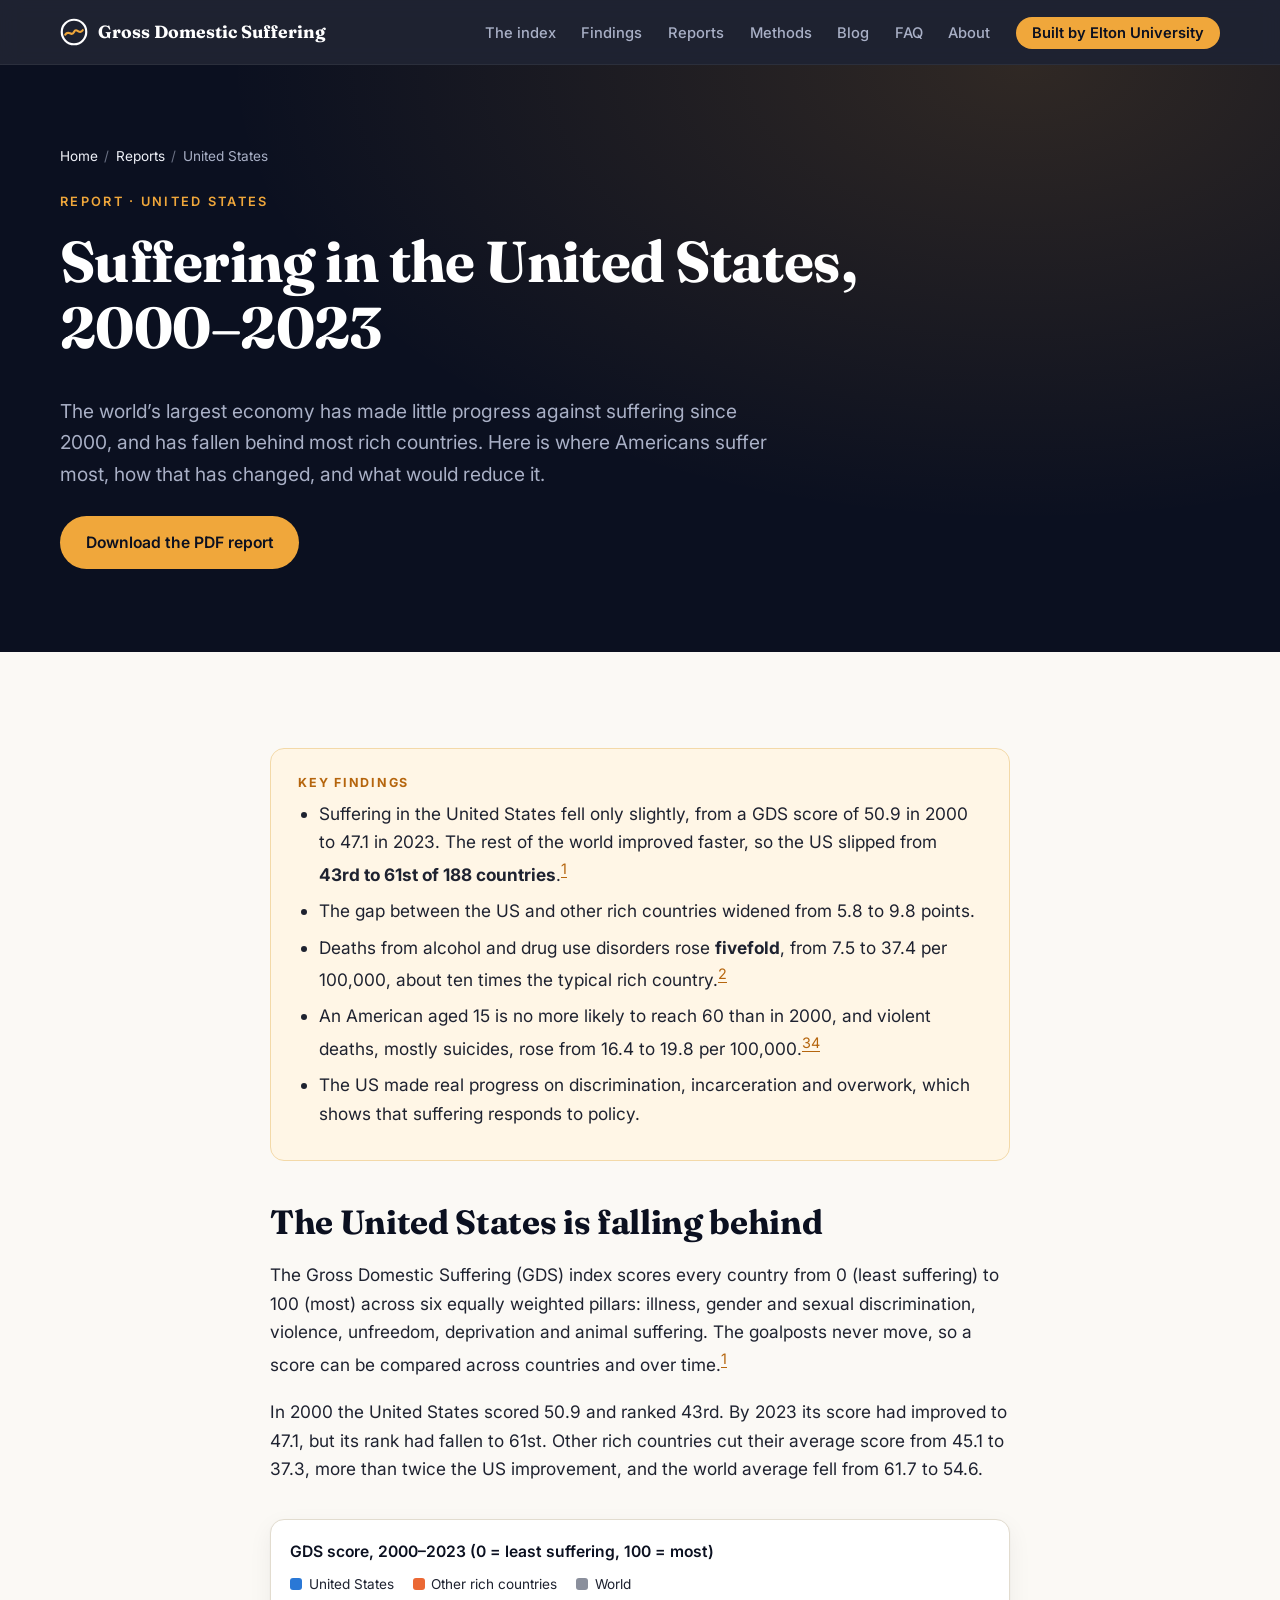
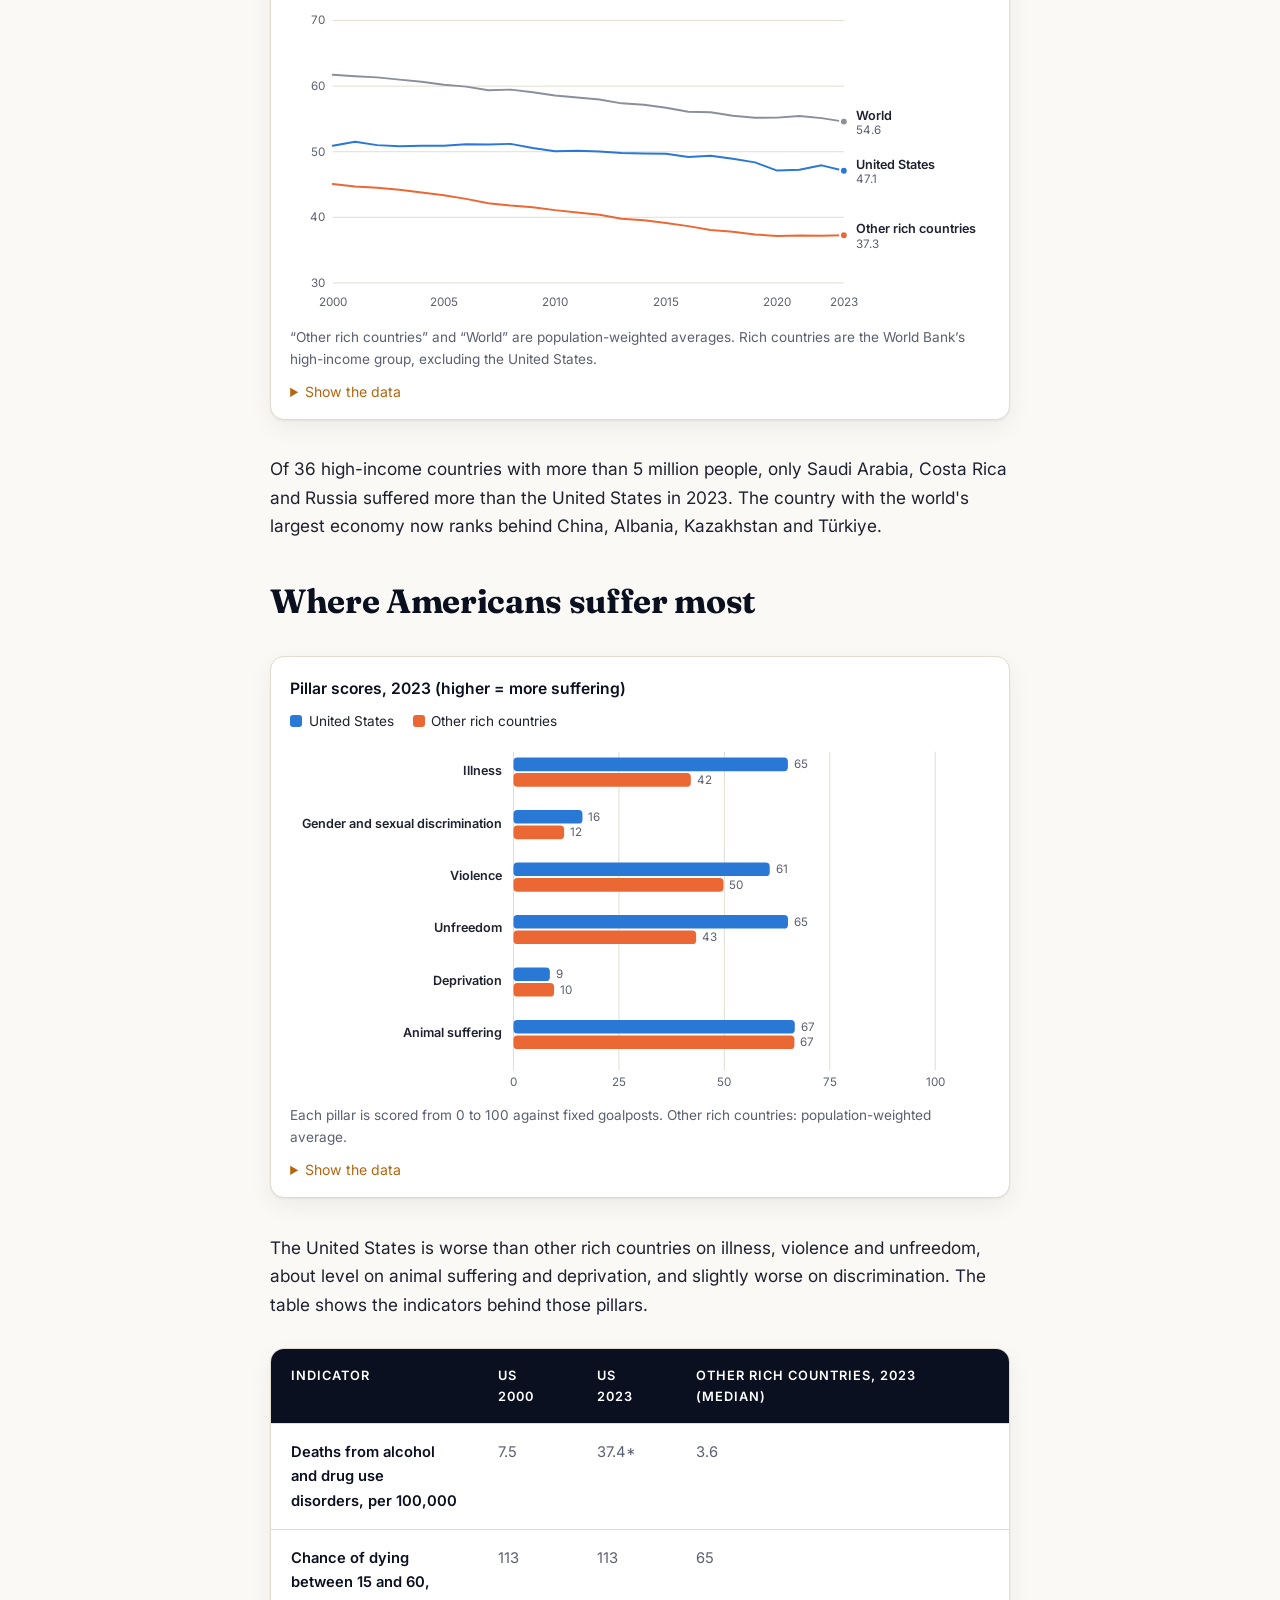
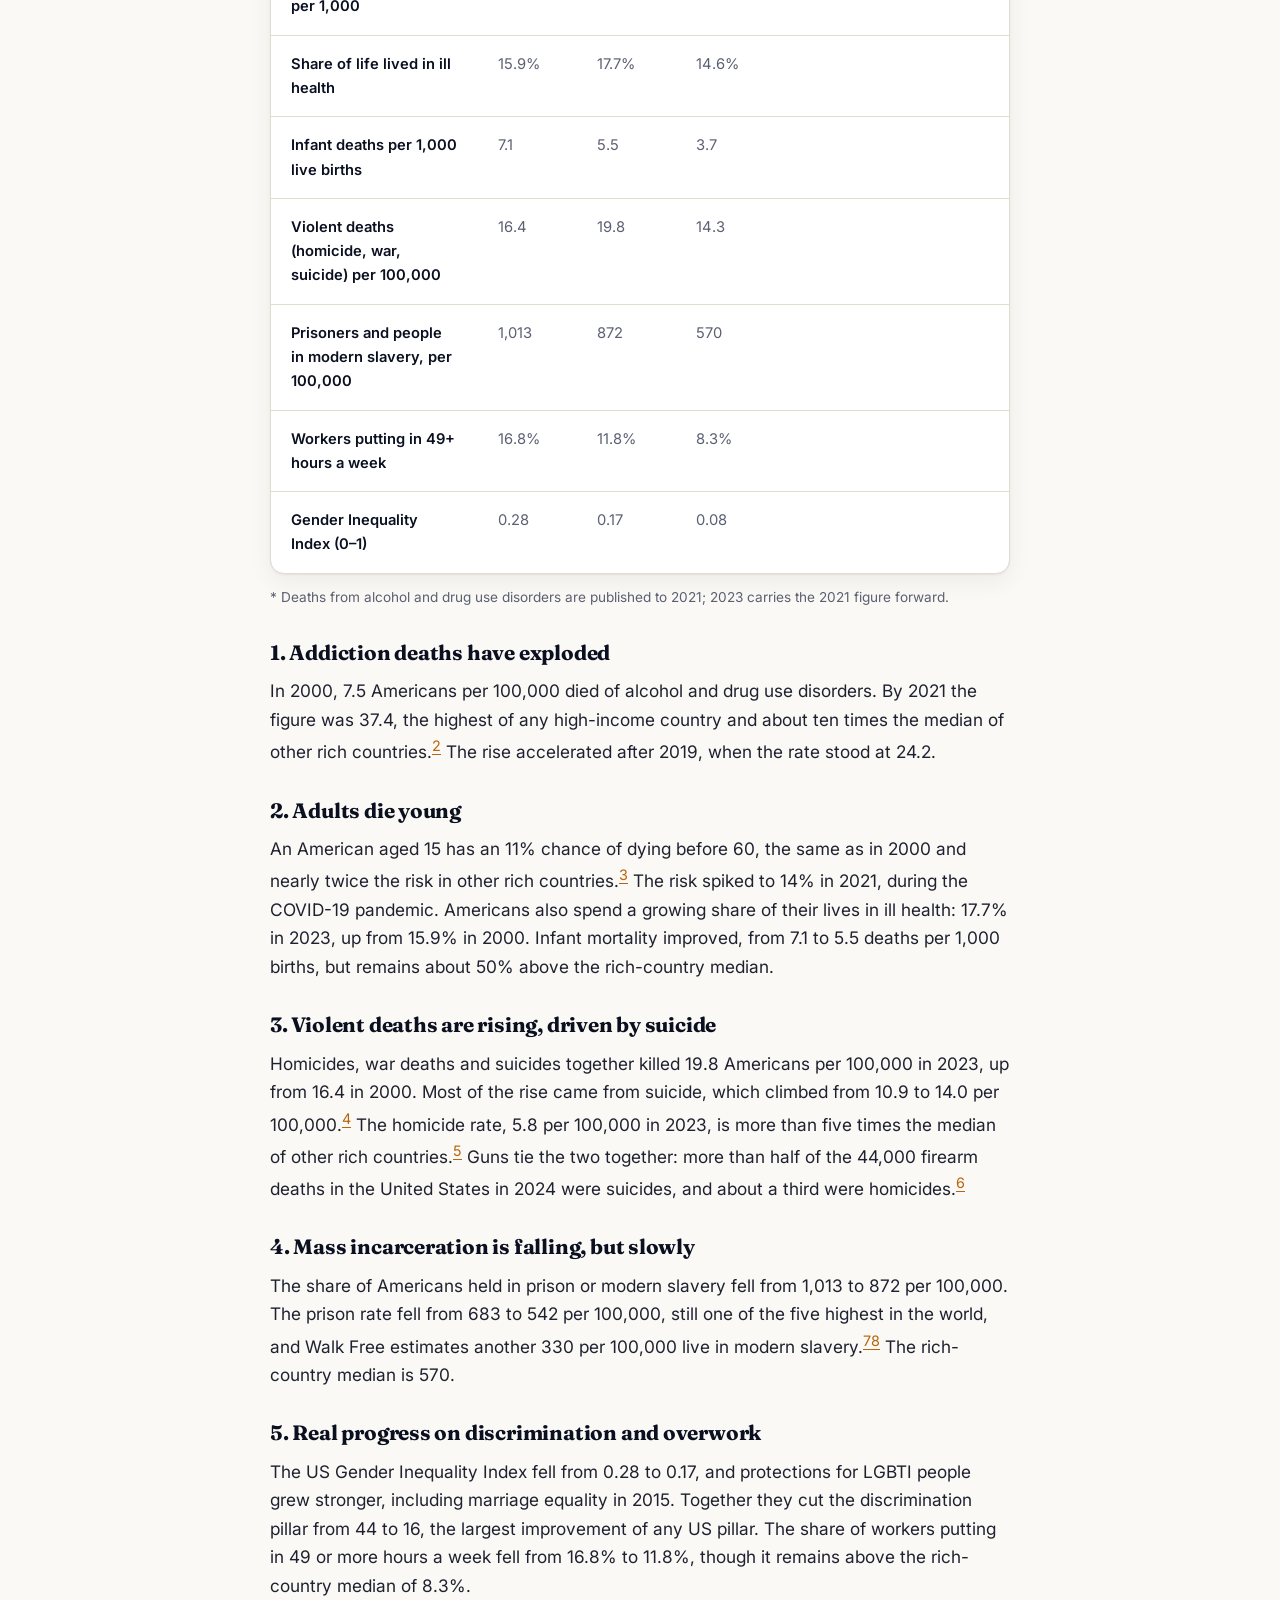
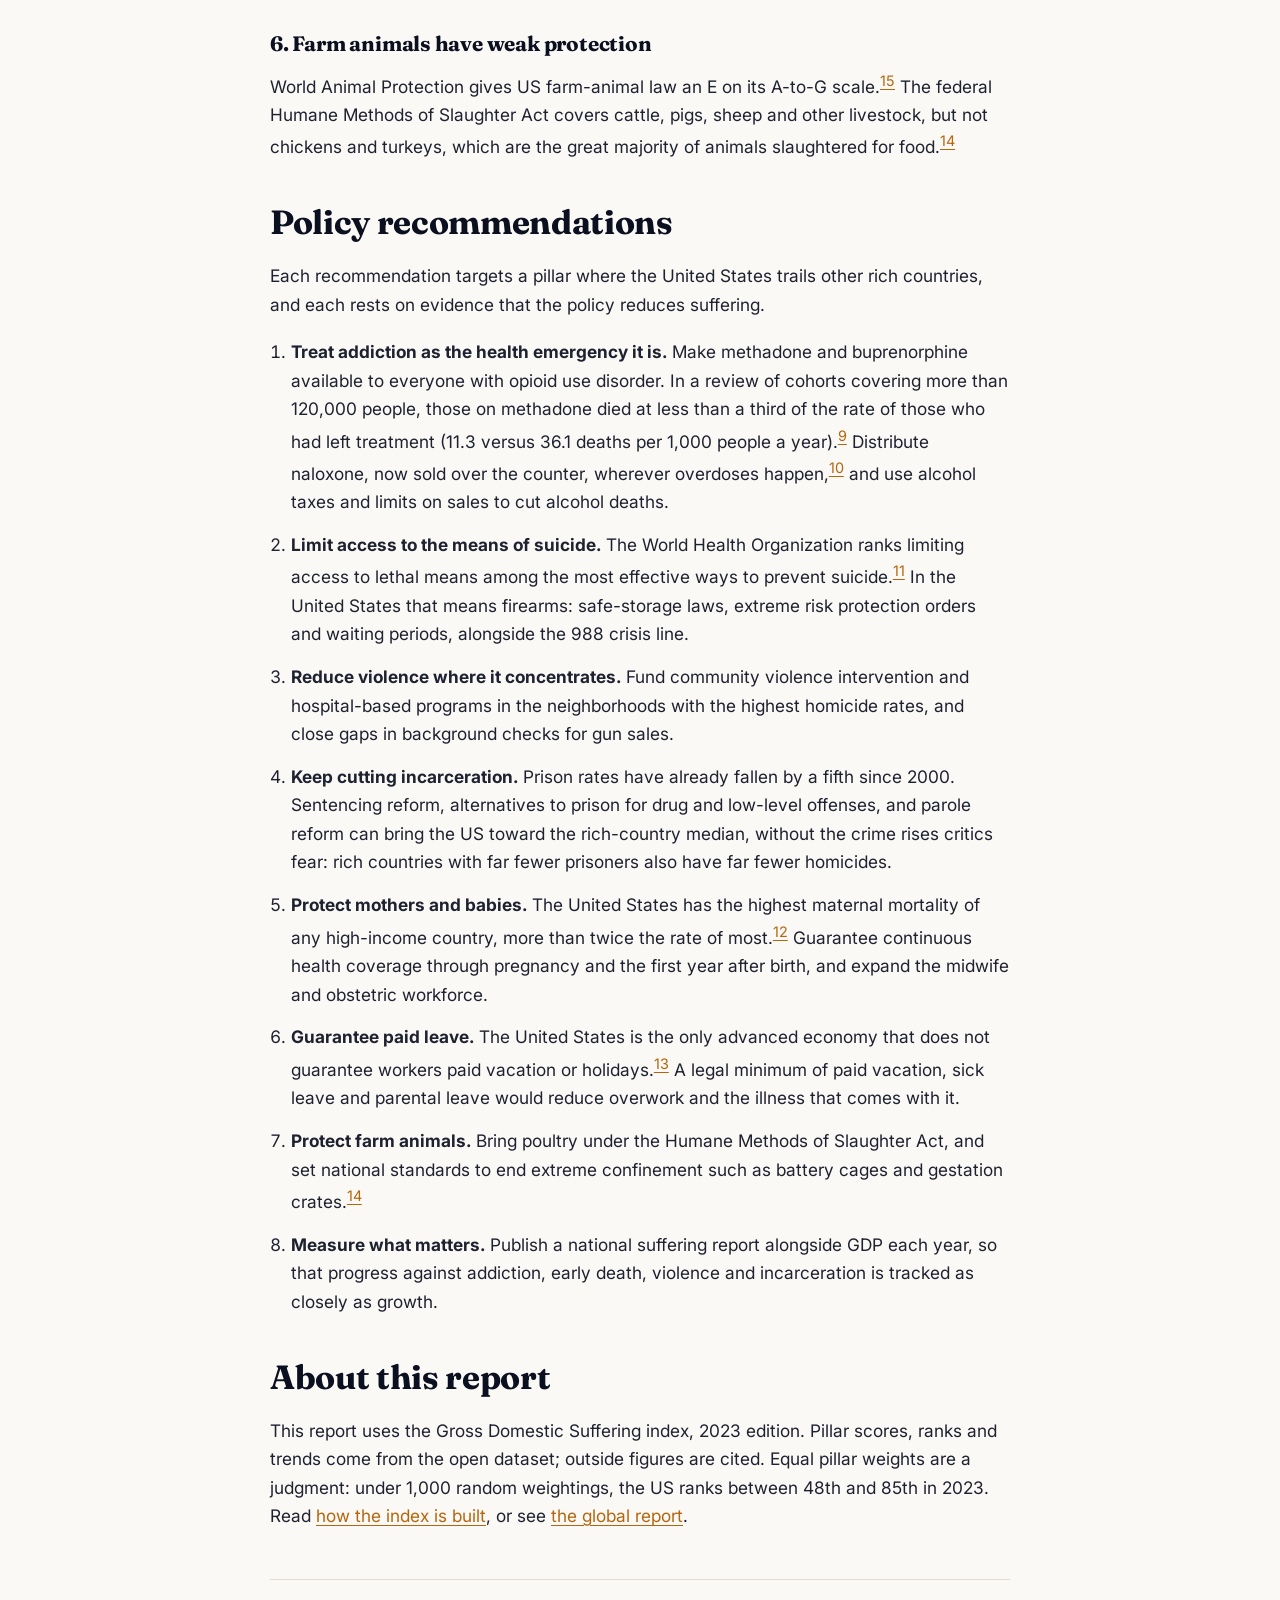
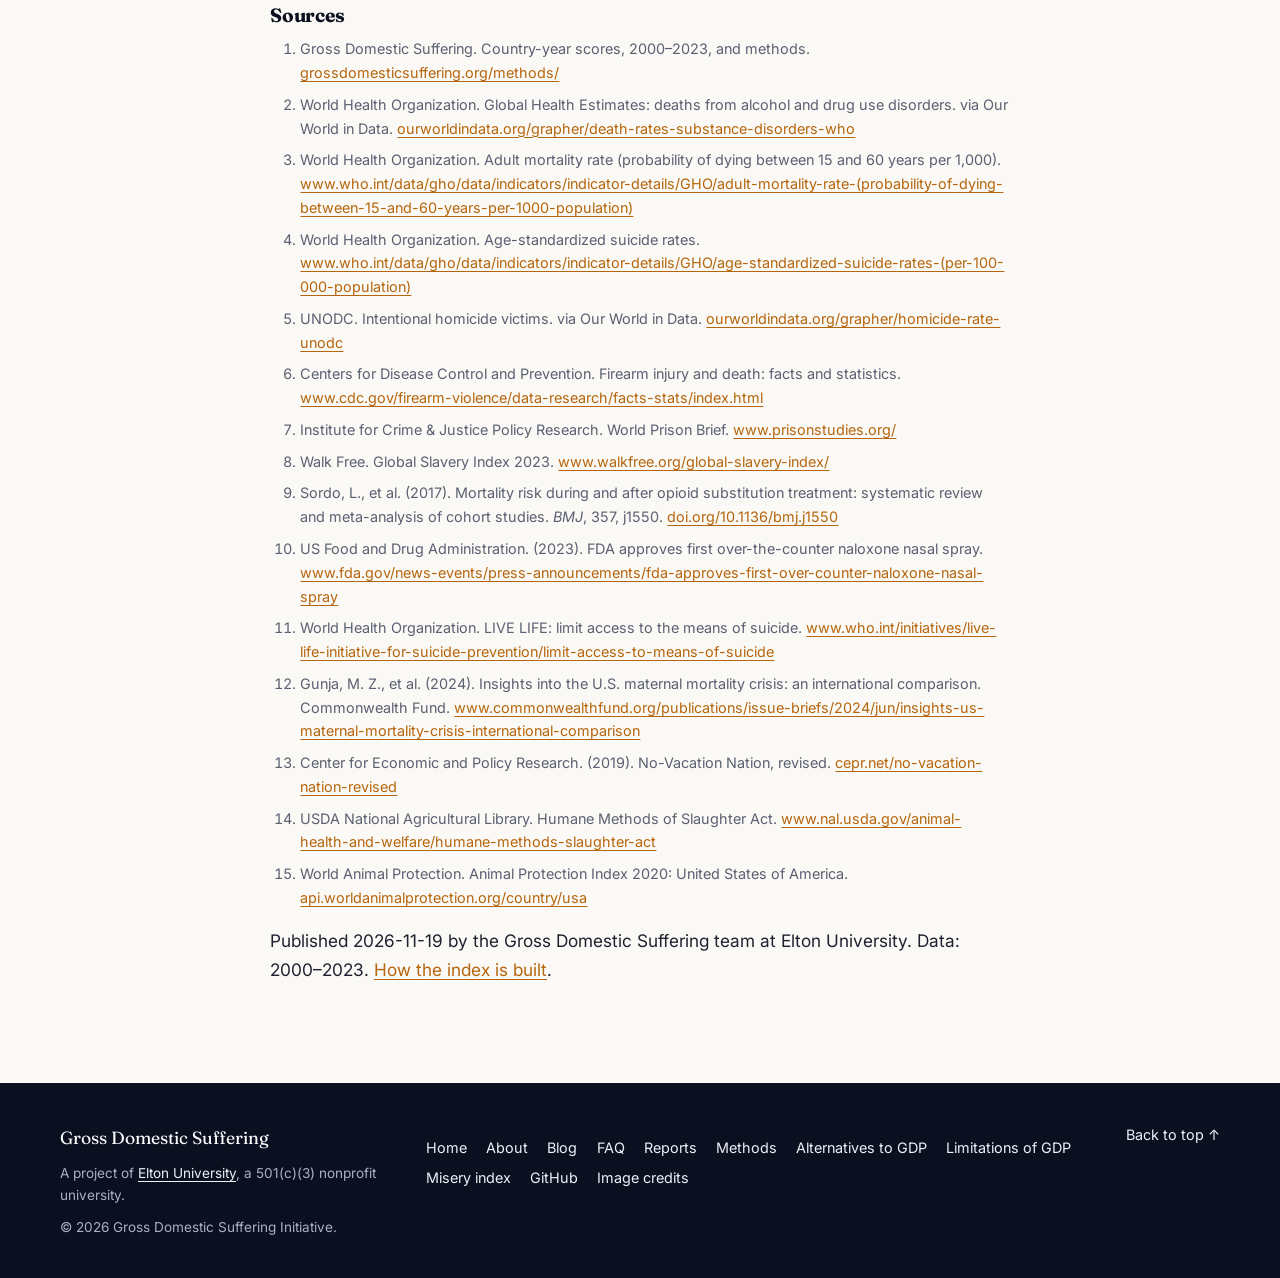
<file: reports/united-states/index.html>
<!DOCTYPE html>
<html lang="en">
<head>
    <meta charset="UTF-8">
    <meta name="viewport" content="width=device-width, initial-scale=1">
    <title>Suffering in the United States, 2000–2023: Report | GDS</title>
    <meta name="description" content="The US has fallen from 43rd to 61st of 188 countries on the Gross Domestic Suffering index. Findings, trends and policy recommendations, with a downloadable PDF.">
    <link rel="canonical" href="https://grossdomesticsuffering.org/reports/united-states/">
    <meta name="robots" content="index, follow, max-image-preview:large">
    <meta name="theme-color" content="#0b1020">

    <meta property="og:type" content="website">
    <meta property="og:site_name" content="Gross Domestic Suffering">
    <meta property="og:title" content="Suffering in the United States, 2000–2023: Report | GDS">
    <meta property="og:description" content="The US has fallen from 43rd to 61st of 188 countries on the Gross Domestic Suffering index. Findings, trends and policy recommendations, with a downloadable PDF.">
    <meta property="og:url" content="https://grossdomesticsuffering.org/reports/united-states/">
    <meta property="og:image" content="https://grossdomesticsuffering.org/images/og-image.jpg">
    <meta property="og:image:width" content="1200">
    <meta property="og:image:height" content="630">
    <meta name="twitter:card" content="summary_large_image">
    <meta name="twitter:title" content="Suffering in the United States, 2000–2023: Report | GDS">
    <meta name="twitter:description" content="The US has fallen from 43rd to 61st of 188 countries on the Gross Domestic Suffering index. Findings, trends and policy recommendations, with a downloadable PDF.">
    <meta name="twitter:image" content="https://grossdomesticsuffering.org/images/og-image.jpg">

    <link rel="icon" href="/favicon.svg" type="image/svg+xml">
    <link rel="preconnect" href="https://fonts.googleapis.com">
    <link rel="preconnect" href="https://fonts.gstatic.com" crossorigin>
    <link href="https://fonts.googleapis.com/css2?family=Fraunces:opsz,wght@9..144,500;9..144,700&family=Inter:wght@400;500;600;700&display=swap" rel="stylesheet">
    <link href="/styles.css" rel="stylesheet">

    <script type="application/ld+json">
    {
      "@context": "https://schema.org",
      "@graph": [
        {
          "@type": "Organization",
          "@id": "https://grossdomesticsuffering.org/#org",
          "name": "Gross Domestic Suffering Initiative",
          "alternateName": "GDS",
          "url": "https://grossdomesticsuffering.org/",
          "logo": "https://grossdomesticsuffering.org/favicon.svg",
          "parentOrganization": {
            "@type": "CollegeOrUniversity",
            "@id": "https://elton.university/#org",
            "name": "Elton University",
            "url": "https://elton.university",
            "nonprofitStatus": "Nonprofit501c3"
          },
          "sameAs": [
            "https://github.com/ajbraus/gds"
          ]
        },
        {
          "@type": "Report",
          "@id": "https://grossdomesticsuffering.org/reports/united-states/#report",
          "url": "https://grossdomesticsuffering.org/reports/united-states/",
          "name": "Suffering in the United States, 2000–2023",
          "description": "The US has fallen from 43rd to 61st of 188 countries on the Gross Domestic Suffering index. Findings, trends and policy recommendations, with a downloadable PDF.",
          "datePublished": "2026-11-19",
          "dateModified": "2026-11-19",
          "publisher": {
            "@id": "https://grossdomesticsuffering.org/#org"
          },
          "inLanguage": "en",
          "encoding": {
            "@type": "MediaObject",
            "contentUrl": "https://grossdomesticsuffering.org/reports/gds-report-united-states-2023.pdf",
            "encodingFormat": "application/pdf"
          }
        },
        {
          "@type": "BreadcrumbList",
          "itemListElement": [
            {
              "@type": "ListItem",
              "position": 1,
              "name": "Home",
              "item": "https://grossdomesticsuffering.org/"
            },
            {
              "@type": "ListItem",
              "position": 2,
              "name": "Reports",
              "item": "https://grossdomesticsuffering.org/reports/"
            },
            {
              "@type": "ListItem",
              "position": 3,
              "name": "United States",
              "item": "https://grossdomesticsuffering.org/reports/united-states/"
            }
          ]
        }
      ]
    }
    </script>
</head>
<body>
    <a class="skip-link" href="#main">Skip to content</a>

    <header class="site-header" id="top">
        <nav class="nav container" aria-label="Main">
            <a class="brand" href="/" aria-label="Gross Domestic Suffering home">
                <svg class="brand-mark" viewBox="0 0 32 32" aria-hidden="true"><circle cx="16" cy="16" r="14" fill="none" stroke="currentColor" stroke-width="2.5"/><path d="M6 19c4-6 7 3 10-3s6 4 10-2" fill="none" stroke="#f0a73b" stroke-width="2.5" stroke-linecap="round"/></svg>
                <span>Gross Domestic Suffering</span>
            </a>
            <button class="nav-toggle" aria-expanded="false" aria-controls="nav-links" aria-label="Open menu">
                <span></span><span></span><span></span>
            </button>
            <ul class="nav-links" id="nav-links">
                <li><a href="/#framework">The index</a></li>
                <li><a href="/#prototype">Findings</a></li>
                <li><a href="/reports/" aria-current="page">Reports</a></li>
                <li><a href="/methods/">Methods</a></li>
                <li><a href="/blog/">Blog</a></li>
                <li><a href="/faq/">FAQ</a></li>
                <li><a href="/about/">About</a></li>
                <li><a class="nav-cta" href="https://elton.university" target="_blank" rel="noopener">Built by Elton University</a></li>
            </ul>
        </nav>
    </header>

    <main id="main">
        <section class="page-hero report-hero">
            <div class="container">
                <nav class="breadcrumbs" aria-label="Breadcrumb"><ol><li><a href="/">Home</a></li><li><a href="/reports/">Reports</a></li><li aria-current="page">United States</li></ol></nav>
                <p class="eyebrow">Report · United States</p>
                <h1>Suffering in the United States, 2000–2023</h1>
                <p class="page-lead">The world’s largest economy has made little progress against suffering since 2000, and has fallen behind most rich countries. Here is where Americans suffer most, how that has changed, and what would reduce it.</p>
                <p class="report-actions"><a class="btn btn-primary" href="/reports/gds-report-united-states-2023.pdf" download>Download the PDF report</a></p>
            </div>
        </section>
        <article class="prose report">
            <p class="print-only report-print-head">Gross Domestic Suffering · Elton University · grossdomesticsuffering.org/reports/united-states/</p>
            <div class="callout tldr">
                <strong>Key findings</strong>
                <ul>
                    <li>Suffering in the United States fell only slightly, from a GDS score of 50.9 in 2000 to 47.1 in 2023. The rest of the world improved faster, so the US slipped from <strong>43rd to 61st of 188 countries</strong>.<sup><a href="#s1">1</a></sup></li>
                    <li>The gap between the US and other rich countries widened from 5.8 to 9.8 points.</li>
                    <li>Deaths from alcohol and drug use disorders rose <strong>fivefold</strong>, from 7.5 to 37.4 per 100,000, about ten times the typical rich country.<sup><a href="#s2">2</a></sup></li>
                    <li>An American aged 15 is no more likely to reach 60 than in 2000, and violent deaths, mostly suicides, rose from 16.4 to 19.8 per 100,000.<sup><a href="#s3">3</a></sup><sup><a href="#s4">4</a></sup></li>
                    <li>The US made real progress on discrimination, incarceration and overwork, which shows that suffering responds to policy.</li>
                </ul>
            </div>

            <h2>The United States is falling behind</h2>
            <p>The Gross Domestic Suffering (GDS) index scores every country from 0 (least suffering) to 100 (most) across six equally weighted pillars: illness, gender and sexual discrimination, violence, unfreedom, deprivation and animal suffering. The goalposts never move, so a score can be compared across countries and over time.<sup><a href="#s1">1</a></sup></p>
            <p>In 2000 the United States scored 50.9 and ranked 43rd. By 2023 its score had improved to 47.1, but its rank had fallen to 61st. Other rich countries cut their average score from 45.1 to 37.3, more than twice the US improvement, and the world average fell from 61.7 to 54.6.</p>
            <figure class="chart">
                <figcaption class="chart-title">GDS score, 2000–2023 (0 = least suffering, 100 = most)</figcaption>
                <div class="chart-legend"><span><i style="background:#2a78d6"></i>United States</span><span><i style="background:#eb6834"></i>Other rich countries</span><span><i style="background:#8a8f9c"></i>World</span></div>
                <svg viewBox="0 0 720 320" role="img" aria-label="GDS score, 2000–2023 (0 = least suffering, 100 = most)"><line x1="44" x2="570" y1="286.0" y2="286.0" stroke="#e2dccf" stroke-width="1"/><text x="36" y="290.0" text-anchor="end" class="ax">30</text><line x1="44" x2="570" y1="218.5" y2="218.5" stroke="#e2dccf" stroke-width="1"/><text x="36" y="222.5" text-anchor="end" class="ax">40</text><line x1="44" x2="570" y1="151.0" y2="151.0" stroke="#e2dccf" stroke-width="1"/><text x="36" y="155.0" text-anchor="end" class="ax">50</text><line x1="44" x2="570" y1="83.5" y2="83.5" stroke="#e2dccf" stroke-width="1"/><text x="36" y="87.5" text-anchor="end" class="ax">60</text><line x1="44" x2="570" y1="16.0" y2="16.0" stroke="#e2dccf" stroke-width="1"/><text x="36" y="20.0" text-anchor="end" class="ax">70</text><text x="44.0" y="310" text-anchor="middle" class="ax">2000</text><text x="158.3" y="310" text-anchor="middle" class="ax">2005</text><text x="272.7" y="310" text-anchor="middle" class="ax">2010</text><text x="387.0" y="310" text-anchor="middle" class="ax">2015</text><text x="501.4" y="310" text-anchor="middle" class="ax">2020</text><text x="570.0" y="310" text-anchor="middle" class="ax">2023</text><polyline points="44.0,144.9 66.9,140.7 89.7,144.2 112.6,145.3 135.5,144.9 158.3,144.9 181.2,143.4 204.1,143.5 227.0,142.9 249.8,147.2 272.7,150.5 295.6,150.0 318.4,150.7 341.3,152.3 364.2,152.8 387.0,153.0 409.9,156.4 432.8,155.1 455.7,158.2 478.5,162.0 501.4,170.4 524.3,169.6 547.1,165.0 570.0,170.6" fill="none" stroke="#2a78d6" stroke-width="2" stroke-linejoin="round" stroke-linecap="round"/><circle cx="44.0" cy="144.9" r="7" fill="transparent"><title>United States, 2000: 50.9</title></circle><circle cx="66.9" cy="140.7" r="7" fill="transparent"><title>United States, 2001: 51.5</title></circle><circle cx="89.7" cy="144.2" r="7" fill="transparent"><title>United States, 2002: 51.0</title></circle><circle cx="112.6" cy="145.3" r="7" fill="transparent"><title>United States, 2003: 50.9</title></circle><circle cx="135.5" cy="144.9" r="7" fill="transparent"><title>United States, 2004: 50.9</title></circle><circle cx="158.3" cy="144.9" r="7" fill="transparent"><title>United States, 2005: 50.9</title></circle><circle cx="181.2" cy="143.4" r="7" fill="transparent"><title>United States, 2006: 51.1</title></circle><circle cx="204.1" cy="143.5" r="7" fill="transparent"><title>United States, 2007: 51.1</title></circle><circle cx="227.0" cy="142.9" r="7" fill="transparent"><title>United States, 2008: 51.2</title></circle><circle cx="249.8" cy="147.2" r="7" fill="transparent"><title>United States, 2009: 50.6</title></circle><circle cx="272.7" cy="150.5" r="7" fill="transparent"><title>United States, 2010: 50.1</title></circle><circle cx="295.6" cy="150.0" r="7" fill="transparent"><title>United States, 2011: 50.1</title></circle><circle cx="318.4" cy="150.7" r="7" fill="transparent"><title>United States, 2012: 50.0</title></circle><circle cx="341.3" cy="152.3" r="7" fill="transparent"><title>United States, 2013: 49.8</title></circle><circle cx="364.2" cy="152.8" r="7" fill="transparent"><title>United States, 2014: 49.7</title></circle><circle cx="387.0" cy="153.0" r="7" fill="transparent"><title>United States, 2015: 49.7</title></circle><circle cx="409.9" cy="156.4" r="7" fill="transparent"><title>United States, 2016: 49.2</title></circle><circle cx="432.8" cy="155.1" r="7" fill="transparent"><title>United States, 2017: 49.4</title></circle><circle cx="455.7" cy="158.2" r="7" fill="transparent"><title>United States, 2018: 48.9</title></circle><circle cx="478.5" cy="162.0" r="7" fill="transparent"><title>United States, 2019: 48.4</title></circle><circle cx="501.4" cy="170.4" r="7" fill="transparent"><title>United States, 2020: 47.1</title></circle><circle cx="524.3" cy="169.6" r="7" fill="transparent"><title>United States, 2021: 47.2</title></circle><circle cx="547.1" cy="165.0" r="7" fill="transparent"><title>United States, 2022: 47.9</title></circle><circle cx="570.0" cy="170.6" r="7" fill="transparent"><title>United States, 2023: 47.1</title></circle><polyline points="44.0,184.3 66.9,186.8 89.7,188.0 112.6,190.1 135.5,192.9 158.3,195.8 181.2,199.5 204.1,204.0 227.0,206.4 249.8,208.1 272.7,211.1 295.6,213.5 318.4,215.9 341.3,219.9 364.2,221.5 387.0,224.4 409.9,227.6 432.8,231.6 455.7,233.4 478.5,236.1 501.4,237.7 524.3,237.3 547.1,237.5 570.0,237.0" fill="none" stroke="#eb6834" stroke-width="2" stroke-linejoin="round" stroke-linecap="round"/><circle cx="44.0" cy="184.3" r="7" fill="transparent"><title>Other rich countries, 2000: 45.1</title></circle><circle cx="66.9" cy="186.8" r="7" fill="transparent"><title>Other rich countries, 2001: 44.7</title></circle><circle cx="89.7" cy="188.0" r="7" fill="transparent"><title>Other rich countries, 2002: 44.5</title></circle><circle cx="112.6" cy="190.1" r="7" fill="transparent"><title>Other rich countries, 2003: 44.2</title></circle><circle cx="135.5" cy="192.9" r="7" fill="transparent"><title>Other rich countries, 2004: 43.8</title></circle><circle cx="158.3" cy="195.8" r="7" fill="transparent"><title>Other rich countries, 2005: 43.4</title></circle><circle cx="181.2" cy="199.5" r="7" fill="transparent"><title>Other rich countries, 2006: 42.8</title></circle><circle cx="204.1" cy="204.0" r="7" fill="transparent"><title>Other rich countries, 2007: 42.1</title></circle><circle cx="227.0" cy="206.4" r="7" fill="transparent"><title>Other rich countries, 2008: 41.8</title></circle><circle cx="249.8" cy="208.1" r="7" fill="transparent"><title>Other rich countries, 2009: 41.5</title></circle><circle cx="272.7" cy="211.1" r="7" fill="transparent"><title>Other rich countries, 2010: 41.1</title></circle><circle cx="295.6" cy="213.5" r="7" fill="transparent"><title>Other rich countries, 2011: 40.7</title></circle><circle cx="318.4" cy="215.9" r="7" fill="transparent"><title>Other rich countries, 2012: 40.4</title></circle><circle cx="341.3" cy="219.9" r="7" fill="transparent"><title>Other rich countries, 2013: 39.8</title></circle><circle cx="364.2" cy="221.5" r="7" fill="transparent"><title>Other rich countries, 2014: 39.5</title></circle><circle cx="387.0" cy="224.4" r="7" fill="transparent"><title>Other rich countries, 2015: 39.1</title></circle><circle cx="409.9" cy="227.6" r="7" fill="transparent"><title>Other rich countries, 2016: 38.6</title></circle><circle cx="432.8" cy="231.6" r="7" fill="transparent"><title>Other rich countries, 2017: 38.1</title></circle><circle cx="455.7" cy="233.4" r="7" fill="transparent"><title>Other rich countries, 2018: 37.8</title></circle><circle cx="478.5" cy="236.1" r="7" fill="transparent"><title>Other rich countries, 2019: 37.4</title></circle><circle cx="501.4" cy="237.7" r="7" fill="transparent"><title>Other rich countries, 2020: 37.2</title></circle><circle cx="524.3" cy="237.3" r="7" fill="transparent"><title>Other rich countries, 2021: 37.2</title></circle><circle cx="547.1" cy="237.5" r="7" fill="transparent"><title>Other rich countries, 2022: 37.2</title></circle><circle cx="570.0" cy="237.0" r="7" fill="transparent"><title>Other rich countries, 2023: 37.3</title></circle><polyline points="44.0,71.8 66.9,73.3 89.7,74.5 112.6,76.8 135.5,78.9 158.3,82.1 181.2,84.0 204.1,87.7 227.0,87.1 249.8,89.8 272.7,93.2 295.6,95.2 318.4,97.2 341.3,101.2 364.2,102.6 387.0,105.8 409.9,109.8 432.8,110.4 455.7,113.9 478.5,116.0 501.4,115.9 524.3,114.2 547.1,116.4 570.0,120.0" fill="none" stroke="#8a8f9c" stroke-width="2" stroke-linejoin="round" stroke-linecap="round"/><circle cx="44.0" cy="71.8" r="7" fill="transparent"><title>World, 2000: 61.7</title></circle><circle cx="66.9" cy="73.3" r="7" fill="transparent"><title>World, 2001: 61.5</title></circle><circle cx="89.7" cy="74.5" r="7" fill="transparent"><title>World, 2002: 61.3</title></circle><circle cx="112.6" cy="76.8" r="7" fill="transparent"><title>World, 2003: 61.0</title></circle><circle cx="135.5" cy="78.9" r="7" fill="transparent"><title>World, 2004: 60.7</title></circle><circle cx="158.3" cy="82.1" r="7" fill="transparent"><title>World, 2005: 60.2</title></circle><circle cx="181.2" cy="84.0" r="7" fill="transparent"><title>World, 2006: 59.9</title></circle><circle cx="204.1" cy="87.7" r="7" fill="transparent"><title>World, 2007: 59.4</title></circle><circle cx="227.0" cy="87.1" r="7" fill="transparent"><title>World, 2008: 59.5</title></circle><circle cx="249.8" cy="89.8" r="7" fill="transparent"><title>World, 2009: 59.1</title></circle><circle cx="272.7" cy="93.2" r="7" fill="transparent"><title>World, 2010: 58.6</title></circle><circle cx="295.6" cy="95.2" r="7" fill="transparent"><title>World, 2011: 58.3</title></circle><circle cx="318.4" cy="97.2" r="7" fill="transparent"><title>World, 2012: 58.0</title></circle><circle cx="341.3" cy="101.2" r="7" fill="transparent"><title>World, 2013: 57.4</title></circle><circle cx="364.2" cy="102.6" r="7" fill="transparent"><title>World, 2014: 57.2</title></circle><circle cx="387.0" cy="105.8" r="7" fill="transparent"><title>World, 2015: 56.7</title></circle><circle cx="409.9" cy="109.8" r="7" fill="transparent"><title>World, 2016: 56.1</title></circle><circle cx="432.8" cy="110.4" r="7" fill="transparent"><title>World, 2017: 56.0</title></circle><circle cx="455.7" cy="113.9" r="7" fill="transparent"><title>World, 2018: 55.5</title></circle><circle cx="478.5" cy="116.0" r="7" fill="transparent"><title>World, 2019: 55.2</title></circle><circle cx="501.4" cy="115.9" r="7" fill="transparent"><title>World, 2020: 55.2</title></circle><circle cx="524.3" cy="114.2" r="7" fill="transparent"><title>World, 2021: 55.5</title></circle><circle cx="547.1" cy="116.4" r="7" fill="transparent"><title>World, 2022: 55.1</title></circle><circle cx="570.0" cy="120.0" r="7" fill="transparent"><title>World, 2023: 54.6</title></circle><circle cx="570.0" cy="120.0" r="4" fill="#8a8f9c" stroke="#fff" stroke-width="2"/><text x="582" y="118.0" class="lbl">World</text><text x="582" y="133.0" class="val">54.6</text><circle cx="570.0" cy="170.6" r="4" fill="#2a78d6" stroke="#fff" stroke-width="2"/><text x="582" y="168.6" class="lbl">United States</text><text x="582" y="183.6" class="val">47.1</text><circle cx="570.0" cy="237.0" r="4" fill="#eb6834" stroke="#fff" stroke-width="2"/><text x="582" y="235.0" class="lbl">Other rich countries</text><text x="582" y="250.0" class="val">37.3</text></svg>
                <figcaption>“Other rich countries” and “World” are population-weighted averages. Rich countries are the World Bank’s high-income group, excluding the United States.</figcaption>
                <details class="chart-data"><summary>Show the data</summary>
                    <div class="table-wrap"><table class="compare"><thead><tr><th scope="col">Year</th><th scope="col">United States</th><th scope="col">Other rich countries</th><th scope="col">World</th></tr></thead><tbody><tr><th scope="row">2000</th><td>50.9</td><td>45.1</td><td>61.7</td></tr><tr><th scope="row">2001</th><td>51.5</td><td>44.7</td><td>61.5</td></tr><tr><th scope="row">2002</th><td>51.0</td><td>44.5</td><td>61.3</td></tr><tr><th scope="row">2003</th><td>50.9</td><td>44.2</td><td>61.0</td></tr><tr><th scope="row">2004</th><td>50.9</td><td>43.8</td><td>60.7</td></tr><tr><th scope="row">2005</th><td>50.9</td><td>43.4</td><td>60.2</td></tr><tr><th scope="row">2006</th><td>51.1</td><td>42.8</td><td>59.9</td></tr><tr><th scope="row">2007</th><td>51.1</td><td>42.1</td><td>59.4</td></tr><tr><th scope="row">2008</th><td>51.2</td><td>41.8</td><td>59.5</td></tr><tr><th scope="row">2009</th><td>50.6</td><td>41.5</td><td>59.1</td></tr><tr><th scope="row">2010</th><td>50.1</td><td>41.1</td><td>58.6</td></tr><tr><th scope="row">2011</th><td>50.1</td><td>40.7</td><td>58.3</td></tr><tr><th scope="row">2012</th><td>50.0</td><td>40.4</td><td>58.0</td></tr><tr><th scope="row">2013</th><td>49.8</td><td>39.8</td><td>57.4</td></tr><tr><th scope="row">2014</th><td>49.7</td><td>39.5</td><td>57.2</td></tr><tr><th scope="row">2015</th><td>49.7</td><td>39.1</td><td>56.7</td></tr><tr><th scope="row">2016</th><td>49.2</td><td>38.6</td><td>56.1</td></tr><tr><th scope="row">2017</th><td>49.4</td><td>38.1</td><td>56.0</td></tr><tr><th scope="row">2018</th><td>48.9</td><td>37.8</td><td>55.5</td></tr><tr><th scope="row">2019</th><td>48.4</td><td>37.4</td><td>55.2</td></tr><tr><th scope="row">2020</th><td>47.1</td><td>37.2</td><td>55.2</td></tr><tr><th scope="row">2021</th><td>47.2</td><td>37.2</td><td>55.5</td></tr><tr><th scope="row">2022</th><td>47.9</td><td>37.2</td><td>55.1</td></tr><tr><th scope="row">2023</th><td>47.1</td><td>37.3</td><td>54.6</td></tr></tbody></table></div>
                </details>
            </figure>
            <p>Of 36 high-income countries with more than 5 million people, only Saudi Arabia, Costa Rica and Russia suffered more than the United States in 2023. The country with the world's largest economy now ranks behind China, Albania, Kazakhstan and Türkiye.</p>

            <h2>Where Americans suffer most</h2>
            <figure class="chart">
                <figcaption class="chart-title">Pillar scores, 2023 (higher = more suffering)</figcaption>
                <div class="chart-legend"><span><i style="background:#2a78d6"></i>United States</span><span><i style="background:#eb6834"></i>Other rich countries</span></div>
                <svg viewBox="0 0 720 362" role="img" aria-label="Pillar scores, 2023 (higher = more suffering)"><line x1="230.0" x2="230.0" y1="10" y2="338" stroke="#e2dccf"/><text x="230.0" y="354" text-anchor="middle" class="ax">0</text><line x1="338.5" x2="338.5" y1="10" y2="338" stroke="#e2dccf"/><text x="338.5" y="354" text-anchor="middle" class="ax">25</text><line x1="447.0" x2="447.0" y1="10" y2="338" stroke="#e2dccf"/><text x="447.0" y="354" text-anchor="middle" class="ax">50</text><line x1="555.5" x2="555.5" y1="10" y2="338" stroke="#e2dccf"/><text x="555.5" y="354" text-anchor="middle" class="ax">75</text><line x1="664.0" x2="664.0" y1="10" y2="338" stroke="#e2dccf"/><text x="664.0" y="354" text-anchor="middle" class="ax">100</text><text x="218" y="34" text-anchor="end" class="lbl">Illness</text><rect x="230" y="16" width="282.4" height="14" rx="4" fill="#2a78d6"><title>Illness, United States: 65</title></rect><text x="518.4" y="27" class="val">65</text><rect x="230" y="32" width="182.5" height="14" rx="4" fill="#eb6834"><title>Illness, Other rich countries: 42</title></rect><text x="418.5" y="43" class="val">42</text><text x="218" y="88" text-anchor="end" class="lbl">Gender and sexual discrimination</text><rect x="230" y="70" width="71.0" height="14" rx="4" fill="#2a78d6"><title>Gender and sexual discrimination, United States: 16</title></rect><text x="307.0" y="81" class="val">16</text><rect x="230" y="86" width="52.1" height="14" rx="4" fill="#eb6834"><title>Gender and sexual discrimination, Other rich countries: 12</title></rect><text x="288.1" y="97" class="val">12</text><text x="218" y="142" text-anchor="end" class="lbl">Violence</text><rect x="230" y="124" width="263.7" height="14" rx="4" fill="#2a78d6"><title>Violence, United States: 61</title></rect><text x="499.7" y="135" class="val">61</text><rect x="230" y="140" width="216.1" height="14" rx="4" fill="#eb6834"><title>Violence, Other rich countries: 50</title></rect><text x="452.1" y="151" class="val">50</text><text x="218" y="196" text-anchor="end" class="lbl">Unfreedom</text><rect x="230" y="178" width="282.5" height="14" rx="4" fill="#2a78d6"><title>Unfreedom, United States: 65</title></rect><text x="518.5" y="189" class="val">65</text><rect x="230" y="194" width="188.0" height="14" rx="4" fill="#eb6834"><title>Unfreedom, Other rich countries: 43</title></rect><text x="424.0" y="205" class="val">43</text><text x="218" y="250" text-anchor="end" class="lbl">Deprivation</text><rect x="230" y="232" width="37.4" height="14" rx="4" fill="#2a78d6"><title>Deprivation, United States: 9</title></rect><text x="273.4" y="243" class="val">9</text><rect x="230" y="248" width="41.8" height="14" rx="4" fill="#eb6834"><title>Deprivation, Other rich countries: 10</title></rect><text x="277.8" y="259" class="val">10</text><text x="218" y="304" text-anchor="end" class="lbl">Animal suffering</text><rect x="230" y="286" width="289.5" height="14" rx="4" fill="#2a78d6"><title>Animal suffering, United States: 67</title></rect><text x="525.5" y="297" class="val">67</text><rect x="230" y="302" width="289.1" height="14" rx="4" fill="#eb6834"><title>Animal suffering, Other rich countries: 67</title></rect><text x="525.1" y="313" class="val">67</text></svg>
                <figcaption>Each pillar is scored from 0 to 100 against fixed goalposts. Other rich countries: population-weighted average.</figcaption>
                <details class="chart-data"><summary>Show the data</summary>
                    <div class="table-wrap"><table class="compare"><thead><tr><th scope="col">Pillar</th><th scope="col">United States</th><th scope="col">Other rich countries</th></tr></thead><tbody><tr><th scope="row">Illness</th><td>65.1</td><td>42.0</td></tr><tr><th scope="row">Gender and sexual discrimination</th><td>16.4</td><td>12.0</td></tr><tr><th scope="row">Violence</th><td>60.8</td><td>49.8</td></tr><tr><th scope="row">Unfreedom</th><td>65.1</td><td>43.3</td></tr><tr><th scope="row">Deprivation</th><td>8.6</td><td>9.6</td></tr><tr><th scope="row">Animal suffering</th><td>66.7</td><td>66.6</td></tr></tbody></table></div>
                </details>
            </figure>
            <p>The United States is worse than other rich countries on illness, violence and unfreedom, about level on animal suffering and deprivation, and slightly worse on discrimination. The table shows the indicators behind those pillars.</p>
            <div class="table-wrap"><table class="compare"><thead><tr><th scope="col">Indicator</th><th scope="col">US 2000</th><th scope="col">US 2023</th><th scope="col">Other rich countries, 2023 (median)</th></tr></thead><tbody><tr><th scope="row">Deaths from alcohol and drug use disorders, per 100,000</th><td>7.5</td><td>37.4*</td><td>3.6</td></tr><tr><th scope="row">Chance of dying between 15 and 60, per 1,000</th><td>113</td><td>113</td><td>65</td></tr><tr><th scope="row">Share of life lived in ill health</th><td>15.9%</td><td>17.7%</td><td>14.6%</td></tr><tr><th scope="row">Infant deaths per 1,000 live births</th><td>7.1</td><td>5.5</td><td>3.7</td></tr><tr><th scope="row">Violent deaths (homicide, war, suicide) per 100,000</th><td>16.4</td><td>19.8</td><td>14.3</td></tr><tr><th scope="row">Prisoners and people in modern slavery, per 100,000</th><td>1,013</td><td>872</td><td>570</td></tr><tr><th scope="row">Workers putting in 49+ hours a week</th><td>16.8%</td><td>11.8%</td><td>8.3%</td></tr><tr><th scope="row">Gender Inequality Index (0–1)</th><td>0.28</td><td>0.17</td><td>0.08</td></tr></tbody></table></div>
            <p class="table-note">* Deaths from alcohol and drug use disorders are published to 2021; 2023 carries the 2021 figure forward.</p>

            <h3>1. Addiction deaths have exploded</h3>
            <p>In 2000, 7.5 Americans per 100,000 died of alcohol and drug use disorders. By 2021 the figure was 37.4, the highest of any high-income country and about ten times the median of other rich countries.<sup><a href="#s2">2</a></sup> The rise accelerated after 2019, when the rate stood at 24.2.</p>

            <h3>2. Adults die young</h3>
            <p>An American aged 15 has an 11% chance of dying before 60, the same as in 2000 and nearly twice the risk in other rich countries.<sup><a href="#s3">3</a></sup> The risk spiked to 14% in 2021, during the COVID-19 pandemic. Americans also spend a growing share of their lives in ill health: 17.7% in 2023, up from 15.9% in 2000. Infant mortality improved, from 7.1 to 5.5 deaths per 1,000 births, but remains about 50% above the rich-country median.</p>

            <h3>3. Violent deaths are rising, driven by suicide</h3>
            <p>Homicides, war deaths and suicides together killed 19.8 Americans per 100,000 in 2023, up from 16.4 in 2000. Most of the rise came from suicide, which climbed from 10.9 to 14.0 per 100,000.<sup><a href="#s4">4</a></sup> The homicide rate, 5.8 per 100,000 in 2023, is more than five times the median of other rich countries.<sup><a href="#s5">5</a></sup> Guns tie the two together: more than half of the 44,000 firearm deaths in the United States in 2024 were suicides, and about a third were homicides.<sup><a href="#s6">6</a></sup></p>

            <h3>4. Mass incarceration is falling, but slowly</h3>
            <p>The share of Americans held in prison or modern slavery fell from 1,013 to 872 per 100,000. The prison rate fell from 683 to 542 per 100,000, still one of the five highest in the world, and Walk Free estimates another 330 per 100,000 live in modern slavery.<sup><a href="#s7">7</a></sup><sup><a href="#s8">8</a></sup> The rich-country median is 570.</p>

            <h3>5. Real progress on discrimination and overwork</h3>
            <p>The US Gender Inequality Index fell from 0.28 to 0.17, and protections for LGBTI people grew stronger, including marriage equality in 2015. Together they cut the discrimination pillar from 44 to 16, the largest improvement of any US pillar. The share of workers putting in 49 or more hours a week fell from 16.8% to 11.8%, though it remains above the rich-country median of 8.3%.</p>

            <h3>6. Farm animals have weak protection</h3>
            <p>World Animal Protection gives US farm-animal law an E on its A-to-G scale.<sup><a href="#s15">15</a></sup> The federal Humane Methods of Slaughter Act covers cattle, pigs, sheep and other livestock, but not chickens and turkeys, which are the great majority of animals slaughtered for food.<sup><a href="#s14">14</a></sup></p>

            <h2>Policy recommendations</h2>
            <p>Each recommendation targets a pillar where the United States trails other rich countries, and each rests on evidence that the policy reduces suffering.</p>
            <ol class="recs">
                <li><strong>Treat addiction as the health emergency it is.</strong> Make methadone and buprenorphine available to everyone with opioid use disorder. In a review of cohorts covering more than 120,000 people, those on methadone died at less than a third of the rate of those who had left treatment (11.3 versus 36.1 deaths per 1,000 people a year).<sup><a href="#s9">9</a></sup> Distribute naloxone, now sold over the counter, wherever overdoses happen,<sup><a href="#s10">10</a></sup> and use alcohol taxes and limits on sales to cut alcohol deaths.</li>
                <li><strong>Limit access to the means of suicide.</strong> The World Health Organization ranks limiting access to lethal means among the most effective ways to prevent suicide.<sup><a href="#s11">11</a></sup> In the United States that means firearms: safe-storage laws, extreme risk protection orders and waiting periods, alongside the 988 crisis line.</li>
                <li><strong>Reduce violence where it concentrates.</strong> Fund community violence intervention and hospital-based programs in the neighborhoods with the highest homicide rates, and close gaps in background checks for gun sales.</li>
                <li><strong>Keep cutting incarceration.</strong> Prison rates have already fallen by a fifth since 2000. Sentencing reform, alternatives to prison for drug and low-level offenses, and parole reform can bring the US toward the rich-country median, without the crime rises critics fear: rich countries with far fewer prisoners also have far fewer homicides.</li>
                <li><strong>Protect mothers and babies.</strong> The United States has the highest maternal mortality of any high-income country, more than twice the rate of most.<sup><a href="#s12">12</a></sup> Guarantee continuous health coverage through pregnancy and the first year after birth, and expand the midwife and obstetric workforce.</li>
                <li><strong>Guarantee paid leave.</strong> The United States is the only advanced economy that does not guarantee workers paid vacation or holidays.<sup><a href="#s13">13</a></sup> A legal minimum of paid vacation, sick leave and parental leave would reduce overwork and the illness that comes with it.</li>
                <li><strong>Protect farm animals.</strong> Bring poultry under the Humane Methods of Slaughter Act, and set national standards to end extreme confinement such as battery cages and gestation crates.<sup><a href="#s14">14</a></sup></li>
                <li><strong>Measure what matters.</strong> Publish a national suffering report alongside GDP each year, so that progress against addiction, early death, violence and incarceration is tracked as closely as growth.</li>
            </ol>

            <h2>About this report</h2>
            <p>This report uses the Gross Domestic Suffering index, 2023 edition. Pillar scores, ranks and trends come from the open dataset; outside figures are cited. Equal pillar weights are a judgment: under 1,000 random weightings, the US ranks between 48th and 85th in 2023. Read <a href="/methods/">how the index is built</a>, or see <a href="/reports/global/">the global report</a>.</p>
            <section class="sources" aria-labelledby="sources-title">
                <h2 id="sources-title">Sources</h2>
                <ol>
                <li id="s1">Gross Domestic Suffering. Country-year scores, 2000–2023, and methods. <a href="https://grossdomesticsuffering.org/methods/" target="_blank" rel="noopener">grossdomesticsuffering.org/methods/</a></li>
                <li id="s2">World Health Organization. Global Health Estimates: deaths from alcohol and drug use disorders. via Our World in Data. <a href="https://ourworldindata.org/grapher/death-rates-substance-disorders-who" target="_blank" rel="noopener">ourworldindata.org/grapher/death-rates-substance-disorders-who</a></li>
                <li id="s3">World Health Organization. Adult mortality rate (probability of dying between 15 and 60 years per 1,000). <a href="https://www.who.int/data/gho/data/indicators/indicator-details/GHO/adult-mortality-rate-(probability-of-dying-between-15-and-60-years-per-1000-population)" target="_blank" rel="noopener">www.who.int/data/gho/data/indicators/indicator-details/GHO/adult-mortality-rate-(probability-of-dying-between-15-and-60-years-per-1000-population)</a></li>
                <li id="s4">World Health Organization. Age-standardized suicide rates. <a href="https://www.who.int/data/gho/data/indicators/indicator-details/GHO/age-standardized-suicide-rates-(per-100-000-population)" target="_blank" rel="noopener">www.who.int/data/gho/data/indicators/indicator-details/GHO/age-standardized-suicide-rates-(per-100-000-population)</a></li>
                <li id="s5">UNODC. Intentional homicide victims. via Our World in Data. <a href="https://ourworldindata.org/grapher/homicide-rate-unodc" target="_blank" rel="noopener">ourworldindata.org/grapher/homicide-rate-unodc</a></li>
                <li id="s6">Centers for Disease Control and Prevention. Firearm injury and death: facts and statistics. <a href="https://www.cdc.gov/firearm-violence/data-research/facts-stats/index.html" target="_blank" rel="noopener">www.cdc.gov/firearm-violence/data-research/facts-stats/index.html</a></li>
                <li id="s7">Institute for Crime &amp; Justice Policy Research. World Prison Brief. <a href="https://www.prisonstudies.org/" target="_blank" rel="noopener">www.prisonstudies.org/</a></li>
                <li id="s8">Walk Free. Global Slavery Index 2023. <a href="https://www.walkfree.org/global-slavery-index/" target="_blank" rel="noopener">www.walkfree.org/global-slavery-index/</a></li>
                <li id="s9">Sordo, L., et al. (2017). Mortality risk during and after opioid substitution treatment: systematic review and meta-analysis of cohort studies. <em>BMJ</em>, 357, j1550. <a href="https://doi.org/10.1136/bmj.j1550" target="_blank" rel="noopener">doi.org/10.1136/bmj.j1550</a></li>
                <li id="s10">US Food and Drug Administration. (2023). FDA approves first over-the-counter naloxone nasal spray. <a href="https://www.fda.gov/news-events/press-announcements/fda-approves-first-over-counter-naloxone-nasal-spray" target="_blank" rel="noopener">www.fda.gov/news-events/press-announcements/fda-approves-first-over-counter-naloxone-nasal-spray</a></li>
                <li id="s11">World Health Organization. LIVE LIFE: limit access to the means of suicide. <a href="https://www.who.int/initiatives/live-life-initiative-for-suicide-prevention/limit-access-to-means-of-suicide" target="_blank" rel="noopener">www.who.int/initiatives/live-life-initiative-for-suicide-prevention/limit-access-to-means-of-suicide</a></li>
                <li id="s12">Gunja, M. Z., et al. (2024). Insights into the U.S. maternal mortality crisis: an international comparison. Commonwealth Fund. <a href="https://www.commonwealthfund.org/publications/issue-briefs/2024/jun/insights-us-maternal-mortality-crisis-international-comparison" target="_blank" rel="noopener">www.commonwealthfund.org/publications/issue-briefs/2024/jun/insights-us-maternal-mortality-crisis-international-comparison</a></li>
                <li id="s13">Center for Economic and Policy Research. (2019). No-Vacation Nation, revised. <a href="https://cepr.net/no-vacation-nation-revised" target="_blank" rel="noopener">cepr.net/no-vacation-nation-revised</a></li>
                <li id="s14">USDA National Agricultural Library. Humane Methods of Slaughter Act. <a href="https://www.nal.usda.gov/animal-health-and-welfare/humane-methods-slaughter-act" target="_blank" rel="noopener">www.nal.usda.gov/animal-health-and-welfare/humane-methods-slaughter-act</a></li>
                <li id="s15">World Animal Protection. Animal Protection Index 2020: United States of America. <a href="https://api.worldanimalprotection.org/country/usa" target="_blank" rel="noopener">api.worldanimalprotection.org/country/usa</a></li>
                </ol>
            </section>
            <p class="meta">Published 2026-11-19 by the Gross Domestic Suffering team at Elton University. Data: 2000–2023. <a href="/methods/">How the index is built</a>.</p>
        </article>
    </main>

    <footer class="site-footer">
        <div class="container footer-inner">
            <div>
                <p class="footer-brand">Gross Domestic Suffering</p>
                <p class="footer-note">A project of <a href="https://elton.university" target="_blank" rel="noopener">Elton University</a>, a 501(c)(3) nonprofit university.</p>
                <p class="footer-note">&copy; 2026 Gross Domestic Suffering Initiative.</p>
            </div>
            <ul class="footer-links" aria-label="Footer">
                <li><a href="/">Home</a></li>
                <li><a href="/about/">About</a></li>
                <li><a href="/blog/">Blog</a></li>
                <li><a href="/faq/">FAQ</a></li>
                <li><a href="/reports/">Reports</a></li>
                <li><a href="/methods/">Methods</a></li>
                <li><a href="/blog/alternative-to-gdp/">Alternatives to GDP</a></li>
                <li><a href="/blog/limitations-of-gdp/">Limitations of GDP</a></li>
                <li><a href="/blog/misery-index/">Misery index</a></li>
                <li><a href="https://github.com/ajbraus/gds" target="_blank" rel="noopener">GitHub</a></li>
                <li><a href="/about/#credits">Image credits</a></li>
            </ul>
            <a class="to-top" href="#top">Back to top ↑</a>
        </div>
    </footer>

    <script>
        const toggle = document.querySelector('.nav-toggle');
        const links = document.getElementById('nav-links');
        toggle.addEventListener('click', () => {
            const open = toggle.getAttribute('aria-expanded') === 'true';
            toggle.setAttribute('aria-expanded', String(!open));
            links.classList.toggle('open', !open);
        });
        links.addEventListener('click', e => {
            if (e.target.tagName === 'A') {
                toggle.setAttribute('aria-expanded', 'false');
                links.classList.remove('open');
            }
        });
    </script>
</body>
</html>
</file>
<file: styles.css>
/* Gross Domestic Suffering — site styles */

:root {
    --ink: #0b1020;
    --ink-2: #151c33;
    --ink-3: #22304f;
    --paper: #fbf9f5;
    --tint: #f3efe7;
    --line: #e2dccf;
    --text: #1e2230;
    --muted: #5b6072;
    --accent: #f0a73b;
    --accent-deep: #b5650d;
    --on-dark: #eef0f7;
    --on-dark-muted: #a9b0c6;
    --radius: 14px;
    --shadow: 0 1px 2px rgba(11, 16, 32, .06), 0 8px 24px rgba(11, 16, 32, .06);
    --serif: "Fraunces", Georgia, "Times New Roman", serif;
    --sans: "Inter", system-ui, -apple-system, "Segoe UI", Roboto, sans-serif;
}

*, *::before, *::after { box-sizing: border-box; }

html { scroll-behavior: smooth; scroll-padding-top: 72px; }

body {
    margin: 0;
    font-family: var(--sans);
    font-size: 17px;
    line-height: 1.65;
    color: var(--text);
    background: var(--paper);
    -webkit-font-smoothing: antialiased;
}

img { max-width: 100%; height: auto; display: block; }

a { color: var(--accent-deep); text-underline-offset: 3px; }
a:hover { color: var(--ink); }

h1, h2, h3 {
    font-family: var(--serif);
    font-weight: 700;
    line-height: 1.15;
    letter-spacing: -0.01em;
    color: var(--ink);
    margin: 0 0 .6em;
}

h2 { font-size: clamp(1.9rem, 3.6vw, 2.75rem); }
h3 { font-size: 1.3rem; }
p { margin: 0 0 1.1em; }

.container { width: min(1160px, 100% - 32px); margin-inline: auto; }
.narrow { width: min(820px, 100% - 32px); }
.center { text-align: center; }

.skip-link {
    position: absolute; left: -999px; top: 8px; z-index: 100;
    background: var(--accent); color: var(--ink); padding: 8px 14px; border-radius: 8px;
}
.skip-link:focus { left: 8px; }

:focus-visible { outline: 3px solid var(--accent); outline-offset: 3px; border-radius: 4px; }

.eyebrow {
    font-family: var(--sans);
    font-size: .8rem;
    font-weight: 600;
    letter-spacing: .18em;
    text-transform: uppercase;
    color: var(--accent);
    margin-bottom: 1rem;
}
.eyebrow-dark { color: var(--accent-deep); }

.lead { font-size: 1.2rem; color: var(--text); }

/* Buttons */
.btn {
    display: inline-block;
    padding: .85rem 1.6rem;
    border-radius: 999px;
    font-weight: 600;
    font-size: .98rem;
    text-decoration: none;
    transition: transform .2s ease, background-color .2s ease, color .2s ease;
}
.btn:hover { transform: translateY(-2px); }
.btn-primary { background: var(--accent); color: var(--ink); }
.btn-primary:hover { background: #f7bb5f; color: var(--ink); }
.btn-ghost { border: 1.5px solid rgba(255, 255, 255, .6); color: #fff; }
.btn-ghost:hover { background: rgba(255, 255, 255, .1); color: #fff; }

/* Header / nav */
.site-header {
    position: sticky; top: 0; z-index: 50;
    background: rgba(11, 16, 32, .92);
    backdrop-filter: saturate(140%) blur(10px);
    border-bottom: 1px solid rgba(255, 255, 255, .06);
}
.nav { display: flex; align-items: center; justify-content: space-between; height: 64px; }
.brand {
    display: flex; align-items: center; gap: .6rem;
    color: #fff; text-decoration: none;
    font-family: var(--serif); font-weight: 700; font-size: 1.1rem;
}
.brand:hover { color: #fff; }
.brand-mark { width: 28px; height: 28px; color: #fff; }
.nav-links { display: flex; gap: 1.6rem; list-style: none; margin: 0; padding: 0; align-items: center; }
.nav-links a { color: var(--on-dark-muted); text-decoration: none; font-size: .92rem; font-weight: 500; }
.nav-links a:hover { color: #fff; }
.nav-links .nav-cta {
    color: var(--ink); background: var(--accent);
    padding: .45rem 1rem; border-radius: 999px; font-weight: 600;
}
.nav-links .nav-cta:hover { color: var(--ink); background: #f7bb5f; }
.nav-toggle { display: none; background: none; border: 0; padding: 8px; cursor: pointer; }
.nav-toggle span { display: block; width: 22px; height: 2px; background: #fff; margin: 5px 0; border-radius: 2px; transition: transform .2s; }
.nav-toggle[aria-expanded="true"] span:nth-child(1) { transform: translateY(7px) rotate(45deg); }
.nav-toggle[aria-expanded="true"] span:nth-child(2) { opacity: 0; }
.nav-toggle[aria-expanded="true"] span:nth-child(3) { transform: translateY(-7px) rotate(-45deg); }

/* Hero */
.hero {
    position: relative;
    min-height: min(88vh, 820px);
    display: flex; align-items: center;
    color: #fff;
    background: var(--ink);
    overflow: hidden;
    isolation: isolate;
}
.hero-bg {
    position: absolute; inset: 0; z-index: -1;
    background:
        linear-gradient(180deg, rgba(11, 16, 32, .55) 0%, rgba(11, 16, 32, .35) 45%, rgba(11, 16, 32, .95) 100%),
        url("images/hero-earth-night.webp") center 40% / cover no-repeat;
}
.hero-inner { padding: 7rem 0 5rem; max-width: 860px; }
.hero h1 {
    color: #fff;
    font-size: clamp(2.8rem, 7.5vw, 5.6rem);
    line-height: 1;
    margin-bottom: 1.5rem;
}
.hero-lead { font-size: clamp(1.1rem, 2vw, 1.35rem); color: var(--on-dark); max-width: 680px; margin-bottom: 2.2rem; }
.hero-actions { display: flex; flex-wrap: wrap; gap: 1rem; }
.hero-status { margin-top: 2.5rem; font-size: .88rem; color: var(--on-dark-muted); display: flex; align-items: center; gap: .6rem; }
.dot { width: 8px; height: 8px; border-radius: 50%; background: var(--accent); box-shadow: 0 0 0 4px rgba(240, 167, 59, .2); }

/* Featured quote */
.feature-quote { background: var(--ink-2); color: var(--on-dark); padding: 4.5rem 0; }
.feature-quote-inner { display: grid; grid-template-columns: 220px 1fr; gap: 3rem; align-items: center; }
.rfk { margin: 0; }
.rfk img { border-radius: var(--radius); filter: grayscale(1) contrast(1.05); box-shadow: 0 10px 30px rgba(0, 0, 0, .4); }
.feature-quote blockquote { margin: 0; }
.feature-quote blockquote p {
    font-family: var(--serif); font-weight: 500;
    font-size: clamp(1.6rem, 3.4vw, 2.6rem); line-height: 1.25; color: #fff;
}
.feature-quote footer { display: flex; flex-direction: column; gap: .2rem; font-size: .95rem; color: var(--on-dark-muted); }
.feature-quote cite { font-style: normal; font-weight: 600; color: var(--accent); }
.feature-quote a, .section-dark a { color: var(--accent); }

/* Sections */
.section { padding: 6rem 0; }
.section-tint { background: var(--tint); }
.section-dark { background: var(--ink); color: var(--on-dark); }
.section-dark h2, .section-dark h3 { color: #fff; }
.section-title { text-align: center; max-width: 820px; margin-inline: auto; }
.section-lead { text-align: center; max-width: 720px; margin: 0 auto 3.5rem; color: var(--muted); font-size: 1.1rem; }
.section-dark .section-lead { color: var(--on-dark-muted); }

.split { display: grid; grid-template-columns: 1.1fr .9fr; gap: 4rem; align-items: center; }
.split-reverse { grid-template-columns: .8fr 1.2fr; }

.checks { list-style: none; padding: 0; margin: 1.6rem 0 0; display: grid; gap: .7rem; }
.checks li { position: relative; padding-left: 2rem; font-weight: 500; }
.checks li::before {
    content: ""; position: absolute; left: 0; top: .35em;
    width: 1.1rem; height: 1.1rem; border-radius: 50%;
    background: var(--accent) url("data:image/svg+xml,%3Csvg xmlns='http://www.w3.org/2000/svg' viewBox='0 0 16 16'%3E%3Cpath d='M4 8.5l2.5 2.5L12 5.5' fill='none' stroke='%230b1020' stroke-width='2' stroke-linecap='round' stroke-linejoin='round'/%3E%3C/svg%3E") center / 80% no-repeat;
}

.photo { margin: 0; }
.photo img { border-radius: var(--radius); box-shadow: var(--shadow); width: 100%; aspect-ratio: 4 / 5; object-fit: cover; }
.photo figcaption { font-size: .85rem; color: var(--muted); margin-top: .7rem; }

/* Quotes */
.quote-grid { display: grid; grid-template-columns: repeat(2, 1fr); gap: 1.5rem; margin-top: 3rem; }
.quote-card {
    margin: 0; background: #fff; border: 1px solid var(--line);
    border-radius: var(--radius); padding: 2.2rem; box-shadow: var(--shadow);
    display: flex; flex-direction: column; justify-content: space-between;
    border-top: 4px solid var(--accent);
}
.quote-card blockquote { margin: 0 0 1.5rem; }
.quote-card blockquote p { font-family: var(--serif); font-size: 1.35rem; line-height: 1.4; color: var(--ink); font-weight: 500; }
.quote-card figcaption { font-size: .92rem; color: var(--muted); display: flex; flex-direction: column; gap: .25rem; }
.quote-card figcaption strong { color: var(--ink); }

/* Framework */
.domains { display: grid; grid-template-columns: repeat(auto-fill, minmax(300px, 1fr)); gap: 1.5rem; }
.domain {
    background: #fff; border: 1px solid var(--line); border-radius: var(--radius);
    overflow: hidden; box-shadow: var(--shadow);
    transition: transform .25s ease, box-shadow .25s ease;
}
.domain:hover { transform: translateY(-4px); box-shadow: 0 2px 4px rgba(11, 16, 32, .06), 0 16px 36px rgba(11, 16, 32, .1); }
.domain-img { width: 100%; aspect-ratio: 16 / 9; object-fit: cover; }
.domain-art { overflow: hidden; }
.domain-art svg { width: 100%; height: 100%; display: block; }
.domain-body { padding: 1.5rem 1.6rem 1.7rem; }
.indicators { list-style: none; margin: 0; padding: 0; display: grid; gap: .9rem; }
.indicators li { font-weight: 600; color: var(--ink); display: flex; flex-direction: column; line-height: 1.35; }
.indicators a { color: var(--ink); text-decoration-color: var(--accent); text-decoration-thickness: 2px; }
.indicators a:hover { color: var(--accent-deep); }
.indicators span { font-weight: 400; font-size: .9rem; color: var(--muted); margin-top: .15rem; }

.consider {
    margin-top: 3rem; border-radius: var(--radius); overflow: hidden;
    background: var(--tint); border: 1px solid var(--line);
}
.consider-img { width: 100%; height: 220px; object-fit: cover; object-position: center 60%; }
.consider-body { padding: 2rem 2.2rem 2.2rem; }
.consider-list { columns: 2; column-gap: 2.5rem; margin: 0; padding-left: 1.1rem; }
.consider-list li { break-inside: avoid; margin-bottom: .7rem; color: var(--muted); }
.consider-list a { font-weight: 600; }

/* Prototype stats */
.stats { display: grid; grid-template-columns: repeat(3, 1fr); gap: 1.5rem; }
.stat {
    background: var(--ink-2); border: 1px solid rgba(255, 255, 255, .08);
    border-radius: var(--radius); padding: 2rem;
    display: flex; flex-direction: column; gap: .6rem;
}
.stat-num { font-family: var(--serif); font-size: 3.4rem; line-height: 1; color: var(--accent); font-weight: 700; }
.stat-num small { font-size: .45em; margin-left: .1em; }
.stat-label { color: var(--on-dark-muted); font-size: .98rem; }
.insights { display: grid; grid-template-columns: repeat(2, 1fr); gap: 1.5rem; margin-top: 1.5rem; }
.insight { border-left: 3px solid var(--accent); padding: .4rem 0 .4rem 1.4rem; }
.insight p { color: var(--on-dark-muted); margin: 0; }

/* Compare table */
.table-wrap { overflow-x: auto; border-radius: var(--radius); border: 1px solid var(--line); box-shadow: var(--shadow); background: #fff; }
.compare { width: 100%; border-collapse: collapse; min-width: 640px; font-size: .97rem; }
.compare th, .compare td { text-align: left; padding: 1rem 1.25rem; border-bottom: 1px solid var(--line); vertical-align: top; }
.compare thead th { background: var(--ink); color: #fff; font-size: .8rem; letter-spacing: .08em; text-transform: uppercase; font-weight: 600; }
.compare tbody th { font-weight: 600; color: var(--ink); width: 28%; }
.compare tbody tr:last-child th, .compare tbody tr:last-child td { border-bottom: 0; }
.compare td { color: var(--muted); }
.compare .highlight { background: #fff6e6; }
.compare .highlight th, .compare .highlight td { color: var(--ink); font-weight: 600; }

/* About */
.pull {
    background: var(--ink); color: #fff; border-radius: var(--radius);
    padding: 3rem 2.5rem; box-shadow: var(--shadow);
}
.pull-mark { width: 44px; height: 44px; color: var(--accent); margin-bottom: 1rem; }
.pull p { font-family: var(--serif); font-size: 1.75rem; line-height: 1.3; margin: 0; }
.pillars { display: grid; grid-template-columns: repeat(3, 1fr); gap: 1rem; margin-top: 2rem; }
.pillars div { background: #fff; border: 1px solid var(--line); border-radius: 10px; padding: 1rem 1.1rem; display: flex; flex-direction: column; }
.pillars strong { font-family: var(--serif); font-size: 1.15rem; color: var(--ink); }
.pillars span { font-size: .88rem; color: var(--muted); }

/* FAQ */
.faq { margin-top: 2.5rem; border-top: 1px solid var(--line); }
.faq details { border-bottom: 1px solid var(--line); padding: 1.2rem 0; }
.faq summary {
    cursor: pointer; list-style: none; font-weight: 600; font-size: 1.08rem; color: var(--ink);
    display: flex; justify-content: space-between; gap: 1rem;
}
.faq summary::-webkit-details-marker { display: none; }
.faq summary::after { content: "+"; font-size: 1.4rem; line-height: 1; color: var(--accent-deep); transition: transform .2s; }
.faq details[open] summary::after { transform: rotate(45deg); }
.faq details p { margin: .9rem 0 0; color: var(--muted); }

/* CTA */
.cta {
    padding: 6rem 0;
    background:
        radial-gradient(ellipse at top, rgba(240, 167, 59, .18), transparent 60%),
        var(--ink-2);
    color: var(--on-dark);
}
.cta h2 { color: #fff; }
.cta .lead { color: var(--on-dark-muted); margin-bottom: 2.5rem; }
.cta-grid { display: grid; grid-template-columns: repeat(3, 1fr); gap: 1rem; text-align: left; }
.cta-item {
    display: flex; flex-direction: column; gap: .3rem;
    padding: 1.4rem; border-radius: var(--radius);
    background: rgba(255, 255, 255, .04); border: 1px solid rgba(255, 255, 255, .1);
    text-decoration: none; color: var(--on-dark-muted);
    transition: background-color .2s, border-color .2s, transform .2s;
}
.cta-item strong { color: #fff; }
.cta-item span { font-size: .9rem; }
.cta-item:hover { background: rgba(240, 167, 59, .1); border-color: var(--accent); color: var(--on-dark); transform: translateY(-2px); }

/* Footer */
.site-footer { background: var(--ink); color: var(--on-dark-muted); padding: 2.5rem 0; font-size: .9rem; }
.footer-inner { display: grid; grid-template-columns: 1fr 2fr auto; gap: 2rem; align-items: start; }
.footer-brand { font-family: var(--serif); color: #fff; font-size: 1.1rem; margin-bottom: .3rem; }
.site-footer p { margin: 0; }
.site-footer a { color: var(--on-dark); }
.credits summary { cursor: pointer; color: var(--on-dark); }
.credits ul { margin: .8rem 0 0; padding-left: 1.1rem; font-size: .82rem; }
.credits li { margin-bottom: .3rem; }
.to-top { text-decoration: none; }

/* Responsive */
/* The full menu needs about 1,100px; below that it collapses behind the toggle */
@media (max-width: 1100px) {
    .nav-toggle { display: block; }
    .nav-links {
        position: absolute; top: 64px; left: 0; right: 0;
        flex-direction: column; align-items: stretch; gap: 0;
        background: var(--ink); padding: .5rem 16px 1.2rem;
        border-bottom: 1px solid rgba(255, 255, 255, .08);
        display: none;
    }
    .nav-links.open { display: flex; }
    .nav-links a { display: block; padding: .8rem 0; font-size: 1rem; }
    .nav-links .nav-cta { text-align: center; margin-top: .5rem; }
}

@media (max-width: 900px) {
    .split, .split-reverse { grid-template-columns: 1fr; gap: 2.5rem; }
    .photo img { aspect-ratio: 4 / 3; }
    .feature-quote-inner { grid-template-columns: 120px 1fr; gap: 1.5rem; }
    .stats, .cta-grid { grid-template-columns: 1fr; }
    .footer-inner { grid-template-columns: 1fr; }
}

@media (max-width: 640px) {
    body { font-size: 16px; }
    .section, .cta { padding: 4rem 0; }
    .hero-inner { padding: 5rem 0 3.5rem; }
    .hero-actions .btn { width: 100%; text-align: center; }
    .feature-quote-inner { grid-template-columns: 1fr; }
    .rfk img { width: 120px; }
    .quote-grid, .insights, .pillars { grid-template-columns: 1fr; }
    .consider-list { columns: 1; }
    .consider-body { padding: 1.5rem; }
    .pull { padding: 2rem 1.6rem; }
    .pull p { font-size: 1.4rem; }
}

@media (prefers-reduced-motion: reduce) {
    html { scroll-behavior: auto; }
    *, *::before, *::after { transition: none !important; }
}

/* ---------- Inner pages ---------- */
.page-hero {
    background:
        radial-gradient(ellipse at 80% 0%, rgba(240, 167, 59, .16), transparent 55%),
        var(--ink);
    color: var(--on-dark);
    padding: 5rem 0 4rem;
}
.page-hero h1 { color: #fff; font-size: clamp(2.2rem, 5vw, 3.6rem); max-width: 900px; }
.page-hero .page-lead { font-size: 1.2rem; color: var(--on-dark-muted); max-width: 720px; margin: 0; }
.page-hero .meta { margin-top: 1.5rem; font-size: .9rem; color: var(--on-dark-muted); }

.breadcrumbs { font-size: .85rem; margin-bottom: 1.5rem; color: var(--on-dark-muted); }
.breadcrumbs ol { list-style: none; display: flex; flex-wrap: wrap; gap: .4rem; margin: 0; padding: 0; }
.breadcrumbs li + li::before { content: "/"; margin-right: .4rem; opacity: .6; }
.breadcrumbs a { color: var(--on-dark); text-decoration: none; }
.breadcrumbs a:hover { color: var(--accent); }

/* Long-form prose */
.prose { width: min(740px, 100% - 32px); margin: 0 auto; padding: 4rem 0 5rem; font-size: 1.08rem; }
.prose h2 { font-size: clamp(1.6rem, 3vw, 2.1rem); margin-top: 2.6rem; }
.prose h3 { font-size: 1.3rem; margin-top: 2rem; }
.prose h4 { font-family: var(--sans); font-size: 1.05rem; margin: 1.6rem 0 .5rem; color: var(--ink); }
.prose ul, .prose ol { padding-left: 1.3rem; margin: 0 0 1.2em; }
.prose li { margin-bottom: .5rem; }
.prose blockquote {
    margin: 2rem 0; padding: .2rem 0 .2rem 1.5rem; border-left: 4px solid var(--accent);
    font-family: var(--serif); font-size: 1.3rem; line-height: 1.45; color: var(--ink);
}
.prose blockquote cite { display: block; font-family: var(--sans); font-style: normal; font-size: .9rem; color: var(--muted); margin-top: .6rem; }
.prose figure { margin: 2.2rem 0; }
.prose figure img { border-radius: var(--radius); box-shadow: var(--shadow); width: 100%; }
.prose figcaption { font-size: .85rem; color: var(--muted); margin-top: .6rem; }
.prose .table-wrap { margin: 1.8rem 0; }
.prose .compare { min-width: 560px; font-size: .92rem; }
.prose .callout {
    background: var(--tint); border: 1px solid var(--line); border-radius: var(--radius);
    padding: 1.5rem 1.7rem; margin: 2rem 0;
}
.prose .callout p:last-child { margin-bottom: 0; }
.prose .book { border-left: 4px solid var(--accent); }
.prose .book h3 { margin: .2rem 0 .3rem; font-size: 1.5rem; }
.prose .book h3 a { color: var(--ink); text-decoration: none; }
.prose .book .btn { margin-top: .4rem; }
.prose .tldr { background: #fff6e6; border-color: #f3d9a8; }
.prose .tldr > strong:first-child { display: block; font-size: .78rem; letter-spacing: .14em; text-transform: uppercase; color: var(--accent-deep); margin-bottom: .4rem; }
.sources { font-size: .9rem; color: var(--muted); border-top: 1px solid var(--line); margin-top: 3rem; padding-top: 1.5rem; }
.sources h2 { font-size: 1.2rem; margin-top: 0; }
.sources ol { padding-left: 1.2rem; }
.sources a { word-break: break-word; }

.post-cta {
    margin-top: 3rem; background: var(--ink); color: var(--on-dark); border-radius: var(--radius);
    padding: 2rem 2.2rem;
}
.post-cta h2 { color: #fff; margin-top: 0; font-size: 1.5rem; }
.post-cta p { color: var(--on-dark-muted); }
.post-cta .btn { margin: .3rem .6rem .3rem 0; }

/* Blog cards */
.post-grid { display: grid; grid-template-columns: repeat(auto-fill, minmax(300px, 1fr)); gap: 1.5rem; }
.post-card {
    display: flex; flex-direction: column; background: #fff; border: 1px solid var(--line);
    border-radius: var(--radius); overflow: hidden; box-shadow: var(--shadow);
    text-decoration: none; color: var(--text); transition: transform .25s ease, box-shadow .25s ease;
}
.post-card:hover { transform: translateY(-4px); color: var(--text); box-shadow: 0 2px 4px rgba(11, 16, 32, .06), 0 16px 36px rgba(11, 16, 32, .1); }
.post-card img { width: 100%; aspect-ratio: 16 / 9; object-fit: cover; }
.post-card-body { padding: 1.5rem 1.6rem 1.8rem; display: flex; flex-direction: column; gap: .6rem; flex: 1; }
.post-card .tag { font-size: .75rem; font-weight: 600; letter-spacing: .14em; text-transform: uppercase; color: var(--accent-deep); }
.post-card h2, .post-card h3 { font-size: 1.3rem; margin: 0; }
.post-card p { color: var(--muted); font-size: .95rem; margin: 0; }
.post-card .read { margin-top: auto; padding-top: .6rem; font-weight: 600; color: var(--accent-deep); font-size: .92rem; }
.section-more { text-align: center; margin-top: 2.5rem; }
.btn-outline { border: 1.5px solid var(--ink); color: var(--ink); }
.btn-outline:hover { background: var(--ink); color: #fff; }

/* FAQ page groups */
.faq-group { margin-bottom: 3rem; }
.faq-group h2 { font-size: 1.6rem; margin-bottom: 0; }
.faq-group .faq { margin-top: 1rem; }

/* About page */
.facts { display: grid; grid-template-columns: repeat(3, 1fr); gap: 1rem; margin: 2rem 0; }
.facts div { background: #fff; border: 1px solid var(--line); border-radius: 10px; padding: 1.1rem 1.2rem; }
.facts strong { display: block; font-family: var(--serif); font-size: 1.25rem; color: var(--ink); }
.facts span { font-size: .88rem; color: var(--muted); }
.credits-list { font-size: .9rem; color: var(--muted); }

/* Footer links */
.footer-links { list-style: none; margin: .8rem 0 0; padding: 0; display: flex; flex-wrap: wrap; gap: .4rem 1.2rem; }
.footer-links a { text-decoration: none; }
.footer-links a:hover { color: var(--accent); }
.footer-note { margin-top: .6rem !important; font-size: .85rem; }

@media (max-width: 640px) {
    .page-hero { padding: 3.5rem 0 3rem; }
    .prose { padding: 3rem 0 4rem; font-size: 1.02rem; }
    .facts { grid-template-columns: 1fr; }
    .post-cta { padding: 1.6rem; }
}

/* Reports */
.report-actions { margin-top: 1.6rem; }
.report .callout ul { margin-bottom: 0; }
.report .chart { margin: 2.2rem 0; background: #fff; border: 1px solid var(--line); border-radius: var(--radius); padding: 1.2rem 1.2rem 1rem; box-shadow: var(--shadow); }
.report .chart svg { display: block; width: 100%; height: auto; margin: .6rem 0 .2rem; }
.report .chart .ax { font: 12px var(--sans); fill: var(--muted); }
.report .chart .lbl { font: 600 13px var(--sans); fill: var(--text); }
.report .chart .val { font: 12px var(--sans); fill: var(--muted); }
.chart-title { font-family: var(--sans); font-weight: 600; font-size: .98rem !important; color: var(--ink) !important; margin: 0 !important; }
.chart-legend { display: flex; flex-wrap: wrap; gap: .4rem 1.2rem; font-size: .85rem; color: var(--text); margin-top: .5rem; }
.chart-legend i { display: inline-block; width: 12px; height: 12px; border-radius: 3px; margin-right: .4rem; vertical-align: -1px; }
.chart-data { margin-top: .6rem; font-size: .88rem; }
.chart-data summary { cursor: pointer; color: var(--accent-deep); }
.chart-data .table-wrap { margin: .8rem 0 0; box-shadow: none; max-height: 320px; overflow-y: auto; }
.chart-data .compare { min-width: 0; font-size: .85rem; }
.chart-data .compare th, .chart-data .compare td { padding: .45rem .8rem; }
.table-note { font-size: .85rem; color: var(--muted); margin-top: -1rem; }
.recs li { margin-bottom: .9rem; }
.report .sources ol { padding-left: 1.9rem; }
.report-hub { display: grid; gap: 1.2rem; }
.report-card { background: #fff; border: 1px solid var(--line); border-radius: var(--radius); padding: 1.6rem 1.8rem; box-shadow: var(--shadow); }
.report-card h2 { margin-top: 0; font-size: 1.5rem; }
.report-card h2 a { text-decoration: none; color: var(--ink); }
.report-card-links { margin-bottom: 0; font-weight: 600; }
.print-only { display: none; }

@media print {
    @page { size: Letter; margin: 16mm 15mm; }
    body { background: #fff; font-size: 10.5pt; }
    .site-header, .site-footer, .skip-link, .report-actions, .breadcrumbs, .chart-data, .post-cta { display: none !important; }
    .print-only { display: block; }
    .report-print-head { font-size: 8.5pt; color: var(--muted); border-bottom: 1px solid var(--line); padding-bottom: .4rem; margin-bottom: 1rem; }
    .page-hero { padding: 0 0 1rem !important; background: none !important; color: var(--ink) !important; }
    .page-hero h1, .page-hero .page-lead, .page-hero .eyebrow { color: var(--ink) !important; }
    .page-hero .page-lead { color: var(--text) !important; }
    .prose { width: 100%; padding: 0; font-size: 10.5pt; }
    .prose h2 { font-size: 16pt; margin-top: 1.4rem; break-after: avoid; }
    .prose h3 { font-size: 12.5pt; break-after: avoid; }
    .report .chart, .table-wrap, .callout, .recs li { break-inside: avoid; box-shadow: none; }
    .report .chart { padding: .7rem .9rem .5rem; margin: 1.2rem 0; }
    .report .chart svg { width: 86%; margin: .3rem auto 0; }
    .table-wrap { overflow: visible; }
    .compare { min-width: 0 !important; font-size: 9pt !important; }
    .compare th, .compare td { padding: .4rem .6rem; }
    a { color: var(--ink); }
    .sources a { color: var(--muted); }
}
.report-cta { margin: 2.4rem 0 0; }

/* Email signup (homepage #join) */
.visually-hidden { position: absolute !important; width: 1px; height: 1px; overflow: hidden; clip: rect(0 0 0 0); white-space: nowrap; }
.signup .hp { position: absolute; left: -9999px; }
.signup-fields { display: flex; gap: .6rem; max-width: 520px; margin: 0 auto; }
.signup-fields input { flex: 1; min-width: 0; padding: .85rem 1.1rem; border-radius: 999px; border: 1px solid rgba(255, 255, 255, .25); background: rgba(255, 255, 255, .06); color: #fff; font: inherit; }
.signup-fields input::placeholder { color: var(--on-dark-muted); }
.signup-fields input:focus { outline: 2px solid var(--accent); outline-offset: 2px; }
.signup-fields .btn { border: 0; cursor: pointer; }
.signup-fields .btn:disabled { opacity: .6; cursor: default; }
.signup-message { margin: 1rem auto 0; max-width: 520px; color: #fff; font-weight: 500; }
.signup-message.error { color: #ffb4a8; }
.signup-note { margin: 2rem auto 0; max-width: 560px; font-size: .9rem; color: var(--on-dark-muted); }
.signup-note a { color: var(--on-dark); }
@media (max-width: 520px) { .signup-fields { flex-direction: column; } }
</file>
